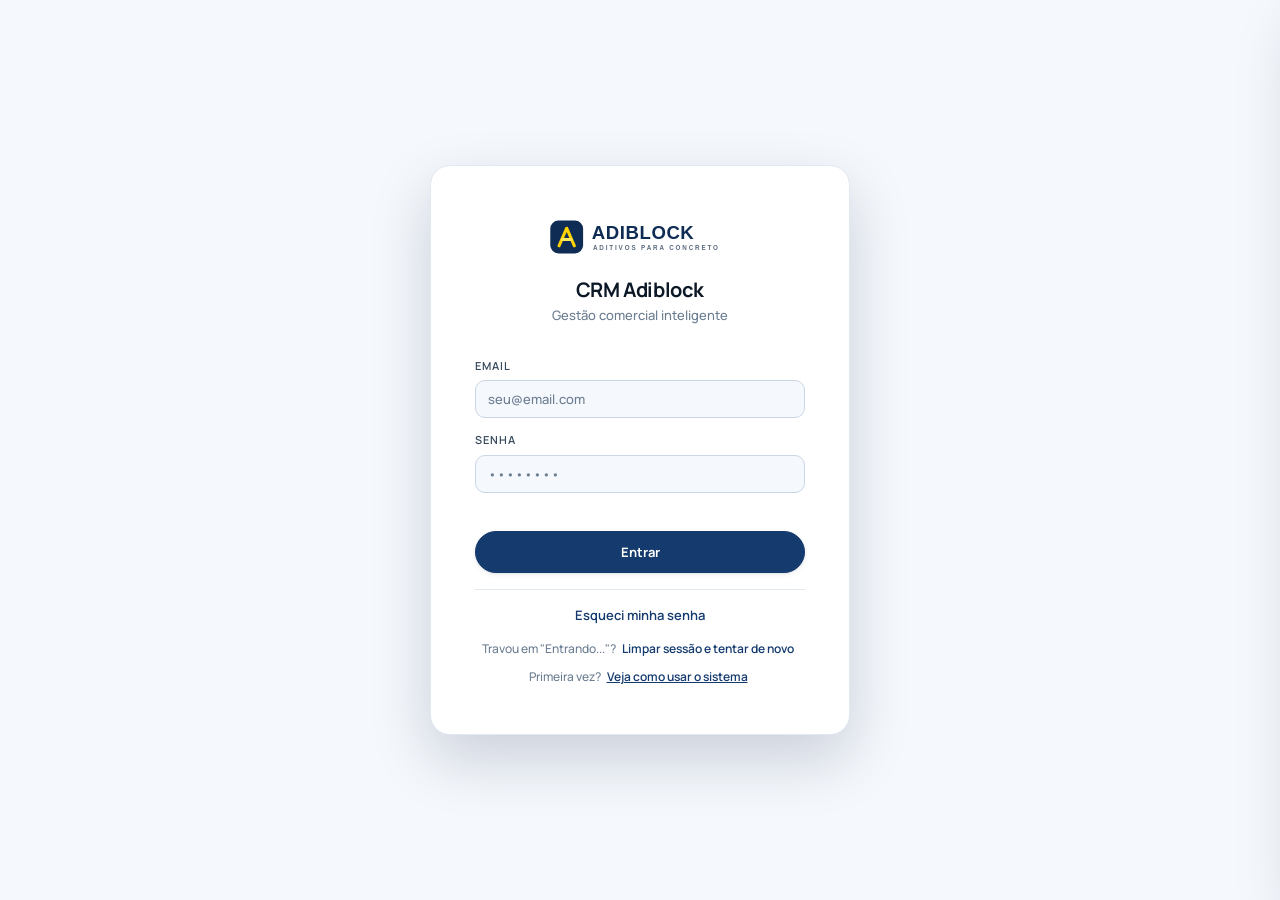
<file: index.html>
<!DOCTYPE html>
<html lang="pt-BR">
<head>
<meta charset="UTF-8">
<meta name="viewport" content="width=device-width, initial-scale=1.0">
<meta http-equiv="Cache-Control" content="no-store, max-age=0">
<meta http-equiv="Pragma" content="no-cache">
<title>Controle Comercial — Adiblock</title>
<!-- Sprint 9.3 (A-03): sem isso o CRM aparece como aba em branco no meio de
     outras dez abertas o dia inteiro. -->
<link rel="icon" href="assets/img/favicon.svg" type="image/svg+xml">
<link rel="apple-touch-icon" href="assets/img/favicon.svg">
<!-- A Manrope e servida LOCALMENTE (@font-face em css/app.css, arquivos em
     assets/fonts/) — os mesmos do site adiblock.online. Saiu o Google Fonts:
     uma dependencia de CDN a menos, e sem mandar o IP do usuario pro Google. -->
<link rel="preload" href="assets/fonts/manrope-600.woff2" as="font" type="font/woff2" crossorigin>
<link rel="preload" href="assets/fonts/manrope-700.woff2" as="font" type="font/woff2" crossorigin>
<!-- supabase-js: arquivo LOCAL (mesma origem do Vercel) como fonte primaria.
     Antes vinha so do jsdelivr; quando o CDN cai/e bloqueado/fica lento, o app
     inteiro ficava em TELA PRETA (o script bloqueante segurava a renderizacao).
     Agora o local carrega sempre; o jsdelivr fica so como fallback. -->
<script src="js/vendor/supabase-js-2.39.3.min.js"></script>
<script>if(typeof supabase==='undefined'){document.write('<scr'+'ipt src="https://cdn.jsdelivr.net/npm/@supabase/supabase-js@2.39.3"><\/scr'+'ipt>');}</script>
<link rel="stylesheet" href="css/app.css">
<!-- Sprint 9.3 (B-02): o tema salvo TEM que ser aplicado aqui, antes do <body>.
     Antes so era aplicado no fim do script inline (depois do login e da navbar
     ja terem sido pintados), entao quem usa modo escuro levava um flash branco
     na tela a cada F5. Sincrono e sem depender de nada: so le o localStorage. -->
<script>try{var _t=localStorage.getItem('crm_theme');if(_t==='dark'||_t==='light')document.documentElement.setAttribute('data-theme',_t);}catch(e){}</script>
</head>
<body>

<!-- LOGIN -->
<div id="ls">

  <!-- Cartao 1: entrar -->
  <div class="lc" id="lc-login">
    <div class="ll">
      <div class="li"><img class="logo-claro" src="assets/img/logo-adiblock.svg" alt="Adiblock"><img class="logo-escuro" src="assets/img/logo-adiblock-light.svg" alt="" aria-hidden="true"></div>
      <h1>CRM Adiblock</h1>
      <p>Gestão comercial inteligente</p>
    </div>
    <form id="lf">
      <div class="fg"><label for="le">Email</label><input type="email" id="le" placeholder="seu@email.com" required autocomplete="email"></div>
      <div class="fg"><label for="lp">Senha</label><input type="password" id="lp" placeholder="••••••••" required autocomplete="current-password"></div>
      <p id="lerr" class="em"></p>
      <button type="submit" class="btn bp bl" id="lb" style="margin-top:8px">Entrar</button>
    </form>
    <div class="lc-alt">
      <button type="button" class="lc-link" id="lfp">Esqueci minha senha</button>
    </div>
    <div class="lc-help">
      Travou em "Entrando..."? <button type="button" class="lc-link" id="lrec">Limpar sessão e tentar de novo</button>
    </div>
    <div class="lc-help" style="margin-top:8px">
      Primeira vez? <a class="lc-link" href="docs/rotina.html" target="_blank" rel="noopener">Veja como usar o sistema</a>
    </div>
  </div>

  <!-- Cartao 2: pedir link de redefinicao (Sprint 9.3 / B-01) -->
  <div class="lc" id="lc-forgot" style="display:none">
    <div class="ll">
      <div class="li"><img class="logo-claro" src="assets/img/logo-adiblock.svg" alt="Adiblock"><img class="logo-escuro" src="assets/img/logo-adiblock-light.svg" alt="" aria-hidden="true"></div>
      <h1>Recuperar acesso</h1>
      <p>Enviamos um link de redefinição para o seu email</p>
    </div>
    <form id="fpf">
      <div class="fg"><label for="fpe">Email</label><input type="email" id="fpe" placeholder="seu@email.com" required autocomplete="email"></div>
      <p id="fperr" class="em"></p>
      <button type="submit" class="btn bp bl" id="fpb" style="margin-top:8px">Enviar link</button>
    </form>
    <div class="lc-alt">
      <button type="button" class="lc-link" id="fpvoltar">← Voltar para o login</button>
    </div>
  </div>

  <!-- Cartao 3: definir nova senha (chegou pelo link do email) -->
  <div class="lc" id="lc-newpass" style="display:none">
    <div class="ll">
      <div class="li"><img class="logo-claro" src="assets/img/logo-adiblock.svg" alt="Adiblock"><img class="logo-escuro" src="assets/img/logo-adiblock-light.svg" alt="" aria-hidden="true"></div>
      <h1>Nova senha</h1>
      <p>Escolha uma senha de pelo menos 8 caracteres</p>
    </div>
    <form id="npf">
      <!-- Sem minlength: o navegador bloquearia o submit com um balao nativo em
           ingles, e a validacao em portugues abaixo do campo nunca apareceria. -->
      <div class="fg"><label for="np1">Nova senha</label><input type="password" id="np1" placeholder="••••••••" required autocomplete="new-password"></div>
      <div class="fg"><label for="np2">Repita a nova senha</label><input type="password" id="np2" placeholder="••••••••" required autocomplete="new-password"></div>
      <p id="nperr" class="em"></p>
      <button type="submit" class="btn bp bl" id="npb" style="margin-top:8px">Salvar e entrar</button>
    </form>
    <div class="lc-alt">
      <button type="button" class="lc-link" id="npvoltar">Cancelar e voltar ao login</button>
    </div>
  </div>

</div>

<!-- APP -->
<div id="app">
  <nav id="nb">
    <div class="nbl">
      <div class="br">
        <!-- Versao reversa da logo: a navbar agora E o azul da marca, entao a
             placa branca que existia aqui virou ruido — a logo se assenta
             direto no fundo, como no site. -->
        <img class="nb-logo" src="assets/img/logo-adiblock-compact-light.svg" alt="Adiblock">
        <span class="bn2"><strong>Controle Comercial</strong></span>
      </div>
    </div>
    <!-- Sprint 9.3 (E-01): #tabs saiu de dentro da .nbl e virou filho direto da
         navbar. Assim, no celular, ele ganha uma linha inteira pra si (order+
         flex-basis) em vez de disputar largura com a logo e os botoes da
         direita — antes ficava com 0px e a navegacao sumia. -->
    <nav id="tabs" aria-label="Seções do sistema">
        <button class="tb ac" data-tab="td">
          <svg width="14" height="14" viewBox="0 0 20 20" fill="currentColor"><path d="M6 2a1 1 0 00-1 1v1H4a2 2 0 00-2 2v10a2 2 0 002 2h12a2 2 0 002-2V6a2 2 0 00-2-2h-1V3a1 1 0 10-2 0v1H7V3a1 1 0 00-1-1zm0 5a1 1 0 000 2h8a1 1 0 100-2H6z"/></svg>
          <span class="tb-full">Hoje</span><span class="tb-short">Hoje</span>
        </button>
        <button class="tb" data-tab="cl">
          <svg width="14" height="14" viewBox="0 0 20 20" fill="currentColor"><path d="M9 6a3 3 0 11-6 0 3 3 0 016 0zM17 6a3 3 0 11-6 0 3 3 0 016 0zM12.93 17c.046-.327.07-.66.07-1a6.97 6.97 0 00-1.5-4.33A5 5 0 0119 16v1h-6.07zM6 11a5 5 0 015 5v1H1v-1a5 5 0 015-5z"/></svg>
          <span class="tb-full">Empresas</span><span class="tb-short">Empresas</span>
        </button>
        <button class="tb" data-tab="kb">
          <svg width="14" height="14" viewBox="0 0 20 20" fill="currentColor"><path d="M3 4a1 1 0 011-1h3a1 1 0 011 1v12a1 1 0 01-1 1H4a1 1 0 01-1-1V4zM9 4a1 1 0 011-1h3a1 1 0 011 1v6a1 1 0 01-1 1h-3a1 1 0 01-1-1V4zM15 4a1 1 0 011-1h1a1 1 0 011 1v3a1 1 0 01-1 1h-1a1 1 0 01-1-1V4z"/></svg>
          <span class="tb-full">Pipeline</span><span class="tb-short">Pipe</span>
        </button>
        <button class="tb" data-tab="pr">
          <svg width="14" height="14" viewBox="0 0 20 20" fill="currentColor"><path d="M9 2a1 1 0 00-1 1v1H6a2 2 0 00-2 2v11a2 2 0 002 2h8a2 2 0 002-2V6a2 2 0 00-2-2h-2V3a1 1 0 00-1-1H9zm0 2h2v1H9V4zM6 7h8v9H6V7zm2 2v1h4V9H8zm0 3v1h4v-1H8z"/></svg>
          <span class="tb-full">Propostas</span><span class="tb-short">Prop</span>
        </button>
        <button class="tb" data-tab="rd">
          <svg width="14" height="14" viewBox="0 0 20 20" fill="currentColor"><path d="M10 2a8 8 0 100 16 8 8 0 000-16zm0 2a6 6 0 110 12 6 6 0 010-12zm0 2a4 4 0 100 8 4 4 0 000-8zm0 2a2 2 0 110 4 2 2 0 010-4z"/></svg>
          <span class="tb-full">Radar</span><span class="tb-short">Radar</span>
        </button>
        <button class="tb" data-tab="db">
          <svg width="14" height="14" viewBox="0 0 20 20" fill="currentColor"><path d="M2 11a1 1 0 011-1h2a1 1 0 011 1v5a1 1 0 01-1 1H3a1 1 0 01-1-1v-5zM8 7a1 1 0 011-1h2a1 1 0 011 1v9a1 1 0 01-1 1H9a1 1 0 01-1-1V7zM14 4a1 1 0 011-1h2a1 1 0 011 1v12a1 1 0 01-1 1h-2a1 1 0 01-1-1V4z"/></svg>
          <span class="tb-full">Dashboard</span><span class="tb-short">Dash</span>
        </button>
        <button class="tb externo-oculto" data-tab="eq">
          <svg width="14" height="14" viewBox="0 0 20 20" fill="currentColor"><path d="M13 6a3 3 0 11-6 0 3 3 0 016 0zM18 8a2 2 0 11-4 0 2 2 0 014 0zM14 15a4 4 0 00-8 0v3h8v-3zM6 8a2 2 0 11-4 0 2 2 0 014 0zM16 18v-3a5.972 5.972 0 00-.75-2.906A3.005 3.005 0 0119 15v3h-3zM4.75 12.094A5.973 5.973 0 004 15v3H1v-3a3 3 0 013.75-2.906z"/></svg>
          <span class="tb-full">Equipe</span><span class="tb-short">Equipe</span>
        </button>
    </nav>
    <div class="nbr">
      <div class="bell-wrap" id="bell-wrap" onclick="toggleBell(event)" title="Retornos de hoje e atrasados">
        <span class="bell-ic">🔔</span>
        <span class="bell-cnt" id="bell-cnt" style="display:none">0</span>
        <div class="bell-pop" id="bell-pop"></div>
      </div>
      <button aria-label="Alternar tema claro e escuro" class="theme-toggle" id="theme-toggle" onclick="toggleTheme()" title="Alternar tema (Ctrl+Shift+L)">🌙</button>
      <!-- SVG e nao o caractere ⌨ (U+2328): o Windows nao tem esse glifo no
           font stack e o botao aparecia como um quadrado vazio na navbar. -->
      <button class="theme-toggle" id="kbd-btn" onclick="abrirAjudaAtalhos()" title="Atalhos de teclado (?)" aria-label="Atalhos de teclado" style="margin-left:6px"><svg width="17" height="17" viewBox="0 0 24 24" fill="none" stroke="currentColor" stroke-width="1.8" stroke-linecap="round"><rect x="2" y="6" width="20" height="12" rx="2"/><path d="M6 10h.01M10 10h.01M14 10h.01M18 10h.01M8 14h8"/></svg></button>
      <div class="uc">
        <div class="ua" id="uav" onclick="abrConfig()" title="Minhas configurações" style="cursor:pointer">?</div>
        <div>
          <div class="un" id="unm">-</div>
      <div class="vs-wrap">
            <div class="vs-dot vs-disp" id="vs-dot"></div>
            <select aria-label="Meu status de disponibilidade" class="vs-sel" id="vs-sel" onchange="atualizarStatus(this.value)">
              <option value="Disponível">Disponível</option>
              <option value="Em ligação">Em ligação</option>
              <option value="Ausente">Ausente</option>
            </select>
          </div>
        </div>
      </div>
      <button class="bn" id="gs-btn" title="Busca rápida (Ctrl+K)" style="display:flex;align-items:center;gap:5px;font-size:12px;padding:5px 12px">
        <svg width="13" height="13" viewBox="0 0 20 20" fill="none" stroke="currentColor" stroke-width="2"><circle cx="8.5" cy="8.5" r="5.5"/><path d="M15 15l-3-3"/></svg>
        <span>Busca</span>
        <span style="font-size:10px;opacity:.6;background:rgba(255,255,255,.15);border-radius:3px;padding:1px 5px">Ctrl K</span>
      </button>
      <span id="upd-ind">● ao vivo</span>
      <button class="bn" id="lob">Sair</button>
    </div>
  </nav>

  <div id="mc">
    <!-- HOJE / AGENDA (Sprint 6.1 + 6.2) -->
    <div id="td-view" class="vw ac">
      <!-- Ponto de entrada do guia. Fica AQUI e nao na navbar por dois motivos:
           a navbar fecha em 356px de 360 num Galaxy S23 e nao tem folga pra
           mais um botao; e esta e a tela que a equipe abre primeiro todo dia,
           entao e onde a duvida aparece. -->
      <a class="guia-link" href="docs/rotina.html" target="_blank" rel="noopener">
        <span class="guia-ico">📋</span>
        <span><b>Como usar o sistema</b> — a rotina em 4 passos, 2 minutos de leitura</span>
        <span class="guia-seta">→</span>
      </a>
      <!-- A rotina ensina; o guia tira duvida especifica de quem ja usa. Como
           <a> nao aninha, o segundo caminho e esta linha de apoio, e nao um
           segundo banner: dois banners lado a lado disputariam a mesma atencao
           e nenhum dos dois seria lido. -->
      <p class="guia-sub">
        Procurando algo específico?
        <a href="docs/guia-vendedor.html" target="_blank" rel="noopener">Guia do Vendedor</a>
        — todas as telas, em detalhe.
      </p>
      <div class="ph">
        <div><h2 id="td-saud">Hoje</h2><span class="ps" id="td-data">—</span></div>
        <div class="pa" style="gap:14px;flex-wrap:wrap">
          <div class="td-switch">
            <button class="td-sw ac" data-view="lista" onclick="setTodayView('lista')">Lista</button>
            <button class="td-sw" data-view="mes" onclick="setTodayView('mes')">Mês</button>
          </div>
          <label class="td-filtro-wrap">
            <input aria-label="Mostrar só os meus compromissos" type="checkbox" id="td-meus" checked> <span>Só os meus</span>
          </label>
          <button class="btn bg sm write-only" onclick="abrTaskNova()">+ Nova Tarefa</button>
          <button class="btn bg sm" onclick="exportarICS()" title="Baixa um arquivo .ics pra importar no Google Calendar/Outlook">📥 Exportar .ics</button>
        </div>
      </div>
      <div id="td-body" class="td-body">
        <div class="se" style="padding:30px"><p>Carregando agenda...</p></div>
      </div>
    </div>

    <!-- EMPRESAS -->
    <div id="cl-view" class="vw">
      <div class="ph">
        <div><h2>Empresas</h2><span class="ps" id="cst" aria-live="polite">Carregando...</span></div>
        <div class="pa">
          <button class="btn bg sm write-only externo-oculto" onclick="abrImport()">↑ Importar CSV</button>
          <button class="btn bp write-only" id="ncbtn">+ Nova Empresa</button>
        </div>
      </div>
      <div class="fb">
        <div class="sw">
          <span class="si"><svg viewBox="0 0 20 20" fill="none" stroke="currentColor" stroke-width="1.8"><circle cx="8.5" cy="8.5" r="5.5"/><path d="M15 15l-3-3"/></svg></span>
          <input aria-label="Buscar empresa" type="text" class="sb" id="srch" placeholder="Buscar por razão social, CNPJ, email...">
        </div>
        <select aria-label="Filtrar por classificação" class="fs2" id="stf" onchange="renderCl()">
          <option value="">Todas as classificações</option>
          <optgroup label="Classificação manual">
            <option value="m:lead_novo">Lead novo</option>
            <option value="m:prospect">Prospect</option>
            <option value="m:cliente_ativo">Cliente ativo</option>
            <option value="m:inativo">Inativo</option>
            <option value="m:indicacao">Indicação</option>
          </optgroup>
          <optgroup label="Tier automático">
            <option value="lead">Lead (auto)</option>
            <option value="cliente">Cliente (auto)</option>
            <option value="conta">Conta (auto)</option>
          </optgroup>
        </select>
        <input aria-label="Filtrar por vendedor" type="text" class="fi" id="svf" placeholder="Filtrar por vendedor..." oninput="renderCl()">
        <div class="period-btns">
          <button class="pdb ac" data-d="0" onclick="setPeriodo(0)">Todos</button>
          <button class="pdb" data-d="7" onclick="setPeriodo(7)">7 dias</button>
          <button class="pdb" data-d="30" onclick="setPeriodo(30)">30 dias</button>
          <button class="pdb" data-d="90" onclick="setPeriodo(90)">90 dias</button>
        </div>
        <select aria-label="Aplicar visão salva" class="fs2" id="visao-sel" onchange="aplicarVisao(this.value)" title="Visões salvas">
          <option value="">— Visão —</option>
        </select>
        <button aria-label="Salvar filtros como visão" class="btn bg sm" onclick="salvarVisaoAtual()" title="Salvar filtros atuais como nova visão">💾</button>
      </div>
      <!-- Barra de ações em massa (aparece quando algo selecionado) -->
      <div id="bulk-bar" style="display:none">
        <span id="bulk-count"></span>
        <button class="btn bod sm" onclick="bulkExcluir()">🗑 Excluir selecionadas</button>
        <button class="btn bg sm" onclick="bulkLimpar()">Cancelar</button>
        <span style="font-size:11px;color:var(--mt);margin-left:auto">Mudar tier/vendedor via oportunidades (Sprint 3.3)</span>
      </div>
      <div class="tw cl-table-wrap">
        <table>
          <thead>
            <tr>
              <th style="width:32px"><input aria-label="Selecionar todas as empresas" type="checkbox" id="bulk-master" onchange="toggleSelecionarTodos(this.checked)" title="Selecionar todas visíveis"></th>
              <th class="so" data-col="name">Empresa <span class="sa">↕</span></th>
              <th>Cidade/UF</th>
              <th>CNPJ</th>
              <th class="so" data-col="status">Tier <span class="sa">↕</span></th>
              <th>Oportunidades</th>
              <th class="so" data-col="estimated_value" style="text-align:right">Pipeline R$ <span class="sa">↕</span></th>
              <th class="so" data-col="seller_name">Vendedor <span class="sa">↕</span></th>
              <th>Ações</th>
            </tr>
          </thead>
          <tbody id="ctb"><tr><td colspan="9"><div class="sl"><div class="sp"></div>Carregando...</div></td></tr></tbody>
        </table>
      </div>
      <!-- Sprint 7.3: versao mobile (cards empilhados) — alternativa a tabela -->
      <div id="cl-cards" class="cl-cards"></div>
    </div>

    <!-- PIPELINE KANBAN (Sprint 4.4) -->
    <div id="kb-view" class="vw">
      <div class="ph">
        <div><h2>Pipeline</h2><span class="ps" id="kb-stats">—</span></div>
        <div class="pa">
          <select aria-label="Filtrar pipeline por vendedor" class="fs2" id="kb-vend" onchange="renderKanban()" style="margin-right:6px">
            <option value="">Todos vendedores</option>
          </select>
          <button class="btn bg sm" onclick="renderKanban()">↺ Atualizar</button>
        </div>
      </div>
      <div id="kb-board"></div>
    </div>

    <!-- PROPOSTAS (Sprint 6.5) -->
    <div id="pr-view" class="vw">
      <div class="ph">
        <div><h2>Propostas</h2><span class="ps" id="pr-stats" aria-live="polite">—</span></div>
        <div class="pa" style="gap:14px;flex-wrap:wrap">
          <div class="td-switch" id="pr-tabs">
            <button class="td-sw ac" data-st="em_andamento" onclick="setPrStatus('em_andamento')">Em andamento</button>
            <button class="td-sw" data-st="aguardando_aceite" onclick="setPrStatus('aguardando_aceite')">Aguardando aceite</button>
            <button class="td-sw" data-st="pedido" onclick="setPrStatus('pedido')">Pedidos</button>
            <button class="td-sw" data-st="expedido" onclick="setPrStatus('expedido')">Expedidos</button>
            <button class="td-sw" data-st="cancelada" onclick="setPrStatus('cancelada')">Canceladas</button>
          </div>
          <!-- Externo so enxerga as dele (RLS): escolher vendedor nao faz sentido -->
          <label class="td-filtro-wrap externo-oculto">Vendedor
            <select aria-label="Vendedor das propostas" id="pr-vend" onchange="renderPropostas()">
              <option value="__meus">Minhas</option>
              <option value="__todos">Todos</option>
            </select>
          </label>
          <label class="td-filtro-wrap">Período
            <select aria-label="Período das propostas" id="pr-periodo" onchange="setPrPeriodo(this.value)">
              <option value="0">Todos</option>
              <option value="30">30 dias</option>
              <option value="60">60 dias</option>
              <option value="90">90 dias</option>
              <option value="custom">Personalizado</option>
            </select>
          </label>
          <span id="pr-custom" class="pr-custom-range" style="display:none">
            <input aria-label="Propostas a partir de" type="date" id="pr-de" onchange="renderPropostas()" title="De">
            <span style="color:var(--mt)">até</span>
            <input aria-label="Propostas até" type="date" id="pr-ate" onchange="renderPropostas()" title="Até">
          </span>
          <button class="btn bg sm" onclick="renderPropostas()">↺ Atualizar</button>
        </div>
      </div>
      <div id="pr-body" style="padding:0 24px 30px"></div>
    </div>

    <!-- RADAR DE REATIVAÇÃO (Sprint 8.2) -->
    <div id="rd-view" class="vw">
      <div class="ph">
        <div><h2>Radar de Reativação</h2><span class="ps" id="rd-stats">—</span></div>
        <div class="pa" style="gap:10px;flex-wrap:wrap">
          <label class="td-filtro-wrap">Dormente há mais de
            <select aria-label="Dormente há mais de" id="rd-dias" onchange="renderRadar()">
              <option value="30">30 dias</option>
              <option value="90">90 dias</option>
              <option value="180" selected>180 dias</option>
              <option value="365">365 dias</option>
            </select>
          </label>
          <button class="btn bg sm" onclick="renderRadar()">↺ Atualizar</button>
        </div>
      </div>
      <div style="padding:0 24px 30px">
        <div id="rd-hero" class="rd-hero"></div>
        <div class="rd-msg-box">
          <label style="font-size:12px;font-weight:600;color:var(--tx2);display:block;margin-bottom:6px" for="rd-msg">
            Mensagem do WhatsApp <span style="font-weight:400;color:var(--mt)">— use {nome_contato} e {empresa}</span>
          </label>
          <textarea id="rd-msg" rows="2" oninput="salvarRadarMsg()" placeholder="Olá {nome_contato}, ..."></textarea>
        </div>
        <div id="rd-body"></div>
      </div>
    </div>

    <!-- DASHBOARD -->
    <div id="db-view" class="vw">
      <div class="ph">
        <div><h2>Dashboard</h2><span class="ps">Visão geral do comercial</span></div>
        <button class="btn bg sm" id="dref">↺ Atualizar</button>
        <button class="btn bg sm" onclick="abrRelatorio()">📊 Relatório Semanal</button>
        <button class="btn bg sm admin-only" onclick="baixarBackup()" title="Baixa um arquivo com todos os dados (empresas, contatos, oportunidades, propostas, tarefas) — guarde no seu computador">💾 Baixar Backup</button>
      </div>
      <div class="sg5">
        <div class="sk sk-click" onclick="drillDashboard('total')" title="Ver todas as empresas"><div class="sic sb2"><svg viewBox="0 0 24 24" fill="none" stroke="currentColor" stroke-width="2"><path d="M17 21v-2a4 4 0 0 0-4-4H5a4 4 0 0 0-4 4v2"/><circle cx="9" cy="7" r="4"/><path d="M23 21v-2a4 4 0 0 0-3-3.87M16 3.13a4 4 0 0 1 0 7.75"/></svg></div><div><div class="sv" id="d1">-</div><div class="sl2">Total de Clientes</div></div></div>
        <div class="sk ss sk-click" onclick="drillDashboard('compraram')" title="Ver quem comprou"><div class="sic sg2"><svg viewBox="0 0 24 24" fill="none" stroke="currentColor" stroke-width="2.5"><polyline points="20 6 9 17 4 12"/></svg></div><div><div class="sv" id="d2">-</div><div class="sl2">Compraram</div><div class="sprg"><div class="sprf sg" id="d2b" style="width:0%"></div></div></div></div>
        <div class="sk sw2 sk-click" onclick="drillDashboard('pendentes')" title="Ver leads pendentes"><div class="sic sy"><svg viewBox="0 0 24 24" fill="none" stroke="currentColor" stroke-width="2"><circle cx="12" cy="12" r="10"/><polyline points="12 6 12 12 16 14"/></svg></div><div><div class="sv" id="d3">-</div><div class="sl2">Pendentes</div><div class="sprg"><div class="sprf sy" id="d3b" style="width:0%"></div></div></div></div>
        <div class="sk sd sk-click" onclick="drillDashboard('vencidos')" title="Ver retornos vencidos"><div class="sic sr"><svg viewBox="0 0 24 24" fill="none" stroke="currentColor" stroke-width="2"><path d="M10.29 3.86L1.82 18a2 2 0 001.71 3h16.94a2 2 0 001.71-3L13.71 3.86a2 2 0 00-3.42 0z"/><line x1="12" y1="9" x2="12" y2="13"/><line x1="12" y1="17" x2="12.01" y2="17"/></svg></div><div><div class="sv" id="d4">-</div><div class="sl2">Retornos Vencidos</div></div></div>
        <div class="sk sk-pipe sk-click" onclick="drillDashboard('pipeline')" title="Ver oportunidades em aberto"><div class="sic sb2"><svg viewBox="0 0 24 24" fill="none" stroke="currentColor" stroke-width="2"><line x1="12" y1="1" x2="12" y2="23"/><path d="M17 5H9.5a3.5 3.5 0 000 7h5a3.5 3.5 0 010 7H6"/></svg></div><div><div class="sv" id="d5" style="font-size:18px;margin-top:4px">-</div><div class="sl2">Valor do Pipeline</div></div></div>
        <div class="sk sw2 sk-click" onclick="drillDashboard('sempasso')" title="Oportunidades abertas sem próximo passo"><div class="sic sy"><svg viewBox="0 0 24 24" fill="none" stroke="currentColor" stroke-width="2"><path d="M10.29 3.86L1.82 18a2 2 0 001.71 3h16.94a2 2 0 001.71-3L13.71 3.86a2 2 0 00-3.42 0z"/><line x1="12" y1="9" x2="12" y2="13"/><line x1="12" y1="17" x2="12.01" y2="17"/></svg></div><div><div class="sv" id="d6">-</div><div class="sl2">Sem próximo passo</div></div></div>
      </div>
      <!-- Funil de Conversão -->
      <div class="funnel-wrap">
        <div class="funnel-title">
          <span>Funil de Conversão</span>
          <span id="funil-taxa" style="font-size:12px;color:var(--ok);font-weight:700"></span>
        </div>
        <div id="funil-body"></div>
      </div>

      <div class="dg">
        <div class="dc2"><div class="dch"><h3>Alertas de Retorno</h3><span class="bpill" id="dob">0</span></div><div id="dol"><div class="sl"><div class="sp"></div></div></div></div>
        <div class="dc2">
          <div class="dch"><h3>Ranking com Meta</h3><span class="dt">conversões / meta mensal</span></div>
          <div id="drl"><div class="sl"><div class="sp"></div></div></div>
        </div>
      </div>

      <!-- Relatório de Produtos -->
      <div class="prod-rep-wrap">
        <div class="prod-rep-head">
          <!-- Diz a FONTE do numero. A ambiguidade era o bug: o painel somava
               oportunidade em aberto junto com venda fechada, e nada na tela
               avisava. Numero de faturamento tem que declarar de onde vem. -->
          <h3>Produtos Vendidos <span class="prod-rep-fonte">pedidos fechados · sem IPI</span></h3>
          <div class="prod-rep-filters">
            <select aria-label="Filtrar relatório por vendedor" id="prod-rep-vend" onchange="renderProdRep()">
              <option value="">Todos os vendedores</option>
            </select>
            <div class="prod-rep-periods">
              <button class="pdb ac" data-d="0" onclick="setPeriodoProdRep(0)">Todos</button>
              <button class="pdb" data-d="7" onclick="setPeriodoProdRep(7)">7d</button>
              <button class="pdb" data-d="30" onclick="setPeriodoProdRep(30)">30d</button>
              <button class="pdb" data-d="90" onclick="setPeriodoProdRep(90)">90d</button>
            </div>
          </div>
        </div>
        <div id="prod-rep-cards" class="prod-rep-cards"></div>
        <div class="prod-rep-table-wrap">
          <table class="prod-rep-table">
            <thead><tr>
              <th data-pcol="nome">Produto</th>
              <th>Embalagens</th>
              <th class="num" data-pcol="clientes">Nº Clientes</th>
              <th class="num" data-pcol="totalKg">Total (kg)</th>
              <th class="num" data-pcol="totalRS">Total R$</th>
              <th>Vendedores</th>
            </tr></thead>
            <tbody id="prod-rep-body"><tr><td colspan="6" style="text-align:center;color:var(--mt);padding:20px">Carregando...</td></tr></tbody>
          </table>
        </div>
      </div>
    </div>

    <!-- EQUIPE (Sprint 4.3) -->
    <div id="eq-view" class="vw">
      <div class="ph">
        <div><h2>Equipe</h2><span class="ps" id="eq-cst">Carregando...</span></div>
        <div class="pa">
          <button class="btn bg sm admin-only" onclick="abrirCatalogo()" title="Cadastrar produtos, embalagens e preços">🧪 Catálogo de produtos</button>
          <a class="btn bg sm admin-only" href="https://supabase.com/dashboard/project/kgiynhrytnzfdywgjhby/auth/users" target="_blank" title="Cadastrar novo vendedor pelo Supabase Auth">+ Convidar via Supabase</a>
        </div>
      </div>
      <div class="eq-info">
        💡 Para adicionar um novo vendedor: clique no botão acima, crie o usuário no Supabase Auth (marque "Auto Confirm User"). Em segundos o trigger cria o perfil aqui. Depois edite nome/cargo/contatos abaixo.
      </div>
      <!-- Vendedor externo tentou cadastrar CNPJ que ja existe -->
      <div id="eq-acessos" hidden style="margin-bottom:22px">
        <h3 style="font-size:var(--fs-lg);font-weight:600;color:var(--tx);margin-bottom:8px">Pedidos de acesso <span style="font-weight:400;color:var(--mt);font-size:var(--fs-sm)">— vendedores externos</span></h3>
        <div id="eq-acessos-body"></div>
      </div>
      <div id="eq-list"></div>

      <!-- Sprint 7.4: painel de adocao por vendedor (so admin) -->
      <div id="eq-adocao" class="admin-only" style="margin-top:28px">
        <h3 style="font-size:15px;font-weight:600;color:var(--tx);margin-bottom:4px">Adoção <span style="font-weight:400;color:var(--mt);font-size:12px">— últimos 30 dias</span></h3>
        <div id="eq-adocao-body"><div class="sl"><div class="sp"></div></div></div>
      </div>
    </div>
  </div>
</div>

<!-- MODAL EDITAR PERFIL DE VENDEDOR (Sprint 4.3) -->
<div class="mo" id="eq-m">
  <div class="md" style="max-width:560px">
    <div class="mh"><h3 id="eq-mtit">Editar Vendedor</h3><button aria-label="Fechar" class="mx" onclick="fechaEqEdit()">✕</button></div>
    <form id="eq-f">
      <div class="fg"><label for="eq-nome">Nome <span class="req">*</span></label><input type="text" id="eq-nome" required></div>
      <div class="fg"><label for="eq-email">Email</label><input type="email" id="eq-email" disabled style="opacity:.6;cursor:not-allowed" title="Email só muda via Supabase Auth"></div>
      <div class="fr">
        <div class="fg"><label for="eq-tel">Telefone pessoal</label><input type="text" id="eq-tel"></div>
        <div class="fg"><label for="eq-role">Papel <span style="font-weight:400;color:var(--mt);font-size:11px" id="eq-role-note"></span></label>
          <select id="eq-role">
            <option value="vendedor">Vendedor</option>
            <option value="admin">Admin</option>
            <option value="leitor">Leitor (só lê)</option>
            <option value="externo">Externo (só a própria carteira)</option>
          </select>
        </div>
      </div>
      <div class="fs"><div class="fsl">Contato Office <span style="font-weight:400;color:var(--mt);font-size:11px">— aparece nas propostas geradas</span></div>
        <div class="fg"><label for="eq-off-nome">Nome</label><input type="text" id="eq-off-nome" placeholder="Ex: Laiz Oliveira"></div>
        <div class="fr">
          <div class="fg"><label for="eq-off-email">Email</label><input type="email" id="eq-off-email" placeholder="comercial@adiblock.online"></div>
          <div class="fg"><label for="eq-off-tel">Telefone</label><input type="text" id="eq-off-tel" placeholder="(21) 99591-5422"></div>
        </div>
      </div>
      <div class="ma">
        <button type="button" class="btn bg" onclick="fechaEqEdit()">Cancelar</button>
        <button type="submit" class="btn bp">Salvar</button>
      </div>
    </form>
  </div>
</div>

<!-- PANEL OVERLAY -->
<div id="po"></div>

<!-- SIDE PANEL -->
<div id="sp">
  <div class="ph2">
    <div class="pcl"><button aria-label="Fechar painel" class="pxb" id="pxb">✕</button></div>
    <div class="pc">
      <div class="pav" id="pav">C</div>
      <div><div class="pn" id="pnm">-</div><div class="pm" id="pin">-</div></div>
    </div>
  </div>
  <div class="pb">
    <div class="ab">
      <div class="at">Registrar Contato</div>
      <form id="cf">
        <div class="fr">
          <div class="fg"><label for="cr">Resultado *</label>
            <select id="cr" required>
              <option value="">Selecione...</option>
              <option>Falou</option><option>Nao atendeu</option><option>Caixa postal</option>
              <option>WhatsApp enviado</option><option>Comprou</option>
              <option>Nao tem interesse</option><option>Ligar de volta</option>
            </select>
          </div>
          <div class="fg"><label for="cnc">Próximo retorno</label><input type="date" id="cnc"></div>
        </div>
        <div class="fg"><label for="cno">Anotação</label><textarea id="cno" placeholder="O que foi conversado..."></textarea></div>
        <button type="submit" class="btn bp bl" id="csb">Registrar Contato</button>
      </form>
    </div>
    <div class="th"><span class="tt">Histórico</span><span class="tc" id="hcnt"></span></div>
    <div id="htl"><div class="se" style="padding:16px 0"><p>Nenhum contato registrado.</p></div></div>
  </div>
</div>

<!-- MODAL EMPRESA (Sprint 3) -->
<div class="mo" id="cm">
  <div class="md">
    <div class="mh"><h3 id="mtit">Nova Empresa</h3><button aria-label="Fechar" class="mx" id="mcl">✕</button></div>
    <form id="clf">
      <div class="fs"><div class="fsl">Identificação</div>
        <div class="fg"><label for="fn">Razão Social <span class="req">*</span></label><input type="text" id="fn" placeholder="Razão social da empresa"><div class="ferr" id="fn-err">Razão social é obrigatória</div></div>
        <div class="fr">
          <div class="fg"><label for="f-fantasia">Nome Fantasia</label><input type="text" id="f-fantasia" placeholder="Nome fantasia (opcional)"></div>
          <div class="fg"><label for="f-cnpj">CNPJ</label><input type="text" id="f-cnpj" placeholder="00.000.000/0000-00"></div>
        </div>
        <div class="fr">
          <div class="fg"><label for="f-ie">Inscrição Estadual</label><input type="text" id="f-ie" placeholder="—"></div>
          <div class="fg"><label for="f-industria">Indústria / Segmento</label>
            <input type="text" id="f-industria" placeholder="Ex: Construtora, Pré-fabricado" list="industria-list" autocomplete="off">
            <datalist id="industria-list">
              <option>Construtora</option><option>Pré-fabricado</option><option>Concreteira</option>
              <option>Indústria química</option><option>Distribuidora</option><option>Engenharia</option>
              <option>Reforma e revestimento</option><option>Outro</option>
            </datalist>
          </div>
        </div>
        <div class="fg">
          <label for="f-classif">Classificação <span style="font-weight:400;color:var(--mt);font-size:11px">— como o vendedor enxerga a empresa hoje</span></label>
          <select id="f-classif">
            <option value="">Não classificada (usa tier automático)</option>
            <option value="lead_novo">Lead novo</option>
            <option value="prospect">Prospect (em prospecção)</option>
            <option value="cliente_ativo">Cliente ativo</option>
            <option value="inativo">Inativo</option>
            <option value="indicacao">Indicação</option>
          </select>
        </div>
      </div>

      <div class="fs"><div class="fsl">Contato principal</div>
        <div class="fr">
          <div class="fg"><label for="ft-email">Email</label><input type="email" id="ft-email" placeholder="contato@empresa.com"></div>
          <div class="fg"><label for="ft">Telefone</label><input type="text" id="ft" placeholder="(11) 99999-9999"></div>
        </div>
        <div class="fg"><label for="f-website">Website</label><input type="text" id="f-website" placeholder="www.empresa.com.br"></div>
      </div>

      <div class="fs"><div class="fsl">Endereço</div>
        <div class="fg"><label for="f-end">Endereço</label><input type="text" id="f-end" placeholder="Rua, número, complemento"></div>
        <div class="fr">
          <div class="fg" style="flex:2"><label for="f-cid">Cidade</label><input type="text" id="f-cid" placeholder="Cidade"></div>
          <div class="fg" style="flex:0.5"><label for="f-uf">UF</label><input type="text" id="f-uf" placeholder="RJ" maxlength="2" style="text-transform:uppercase"></div>
          <div class="fg" style="flex:1"><label for="f-cep">CEP</label><input type="text" id="f-cep" placeholder="00000-000"></div>
        </div>
      </div>

      <div class="fs"><div class="fsl">Comercial</div>
        <div class="fr">
          <div class="fg"><label for="f-vendedor">Vendedor responsável <span style="font-weight:400;color:var(--mt);font-size:11px">— quem cuida desta empresa</span></label>
            <select id="f-vendedor"><option value="">—</option></select>
          </div>
          <div class="fg"><label for="f-fat">Faturamento estimado (R$/ano)</label><input type="number" id="f-fat" placeholder="0,00" step="1000" min="0"></div>
        </div>
        <!-- Vendedor externo: acesso ADICIONAL a esta empresa, dado pelo
             escritorio. Some para o proprio externo e em empresa nova. -->
        <div class="fg" id="f-ext-wrap" hidden>
          <label id="f-ext-lbl">Vendedores externos com acesso <span style="font-weight:400;color:var(--mt);font-size:var(--fs-xs)">— além do responsável</span></label>
          <div id="f-ext-lista" class="f-ext-lista" role="group" aria-labelledby="f-ext-lbl"></div>
        </div>
        <div class="fg"><label for="fob">Observações</label><textarea id="fob" placeholder="Notas sobre a empresa, contexto da operação..."></textarea></div>
      </div>

      <div class="fs"><div class="fsl">Privacidade (LGPD)</div>
        <div class="lgpd-row">
          <label class="lgpd-check">
            <input aria-label="Cliente autorizou o contato (LGPD)" type="checkbox" id="f-lgpd-consent">
            <span>Empresa autorizou contato comercial e armazenamento dos dados</span>
          </label>
          <div id="f-lgpd-info" style="font-size:11px;color:var(--mt);margin-top:6px"></div>
        </div>
        <div id="f-lgpd-del-zone" style="display:none;margin-top:10px;padding:10px 12px;background:var(--er2);border:1px solid var(--er);border-radius:8px">
          <div style="font-size:12px;color:var(--er-tx);margin-bottom:6px"><b>⚠ Exclusão solicitada:</b> <span id="f-lgpd-del-info"></span></div>
          <button type="button" class="btn bod sm" onclick="executarExclusaoLgpd()">Executar exclusão definitiva agora</button>
          <button type="button" class="btn bg sm" onclick="cancelarExclusaoLgpd()">Cancelar solicitação</button>
        </div>
        <button type="button" id="f-lgpd-del-btn" class="btn bg sm" style="margin-top:8px" onclick="solicitarExclusaoLgpd()">Solicitar exclusão definitiva</button>
      </div>

      <div class="fa">
        <p id="serr" class="em" style="flex:1;margin:0;align-self:center"></p>
        <button type="button" class="btn bg" id="mcan">Cancelar</button>
        <button type="submit" class="btn bp" id="msav">Salvar</button>
      </div>
    </form>
  </div>
</div>

<!-- MODAL GERAR COTACAO -->
<div class="mo" id="gcm">
  <div class="md" style="max-width:780px">
    <div class="mh"><h3>Gerar Proposta Comercial</h3><button aria-label="Fechar" class="mx" onclick="document.getElementById('gcm').classList.remove('op')">✕</button></div>
    <form id="gcf">
      <div class="fs"><div class="fsl" id="gc-cli-title">Cliente</div>
        <div id="gc-cli-resumo" style="font-size:13px;color:var(--mt);line-height:1.6"></div>
      </div>
      <div class="fs"><div class="fsl">Produtos <span style="font-weight:400;color:var(--mt);font-size:11px">— IPI e Classificação editáveis</span></div>
        <div id="gc-prod-lista"></div>
      </div>
      <div class="fs"><div class="fsl">Condições comerciais</div>
        <div class="fr">
          <div class="fg"><label for="gc-pgto">Prazo de pagamento</label><input type="text" id="gc-pgto" placeholder="Ex: 35DD" value="30DD"></div>
          <div class="fg"><label for="gc-frete">Frete</label>
            <select id="gc-frete"><option>FOB</option><option>CIF</option></select>
          </div>
          <div class="fg"><label for="gc-frete-val">Valor do frete (R$)</label><input type="number" id="gc-frete-val" step="0.01" min="0" placeholder="0,00"></div>
          <div class="fg"><label for="gc-val">Validade (dias)</label><input type="number" id="gc-val" min="1" value="30"></div>
        </div>
        <div class="fg"><label for="gc-obs">Observações adicionais</label><textarea id="gc-obs" placeholder="Ex: local de entrega, condições especiais..." rows="2"></textarea></div>
      </div>
      <div class="ma">
        <button type="button" class="btn bg" onclick="document.getElementById('gcm').classList.remove('op')">Cancelar</button>
        <button type="submit" class="btn bac" id="gc-sub">Gerar Proposta</button>
      </div>
    </form>
  </div>
</div>

<!-- MODAL EDITAR PEDIDO / GERAR REVISAO -->
<!-- z-index 300 (no CSS): este modal abre por cima da #cot-page, que e 295 —
     nao serve o 290 do #gcm, que so precisa vencer o #pfpage (280).
     Ver a tabela de z-index na secao 6 do CLAUDE.md. -->
<div class="mo" id="edp-m">
  <div class="md" style="max-width:820px">
    <div class="mh">
      <h3 id="edp-titulo">Editar pedido</h3>
      <button class="mx" type="button" onclick="fecharEditarPedido()" aria-label="Fechar">✕</button>
    </div>
    <form id="edp-f">
      <div class="edp-aviso">
        Isto <b>não sobrescreve</b> o pedido: gera a <b id="edp-prox-rev">revisão 2</b>.
        A versão atual fica guardada inteira e continua consultável.
      </div>
      <div class="fs">
        <div class="fsl">Produtos</div>
        <div id="edp-prod-lista"></div>
        <button type="button" class="btn bg sm" id="edp-add" onclick="edpAddLinha()" style="margin-top:10px">+ Acrescentar produto</button>
      </div>
      <div class="fs"><div class="fsl">Condições comerciais</div>
        <div class="fr">
          <div class="fg"><label for="edp-pgto">Prazo de pagamento</label><input type="text" id="edp-pgto" placeholder="Ex: 45DD"></div>
          <div class="fg"><label for="edp-frete">Frete</label>
            <select id="edp-frete"><option>FOB</option><option>CIF</option></select>
          </div>
          <div class="fg"><label for="edp-frete-val">Valor do frete (R$)</label><input type="number" id="edp-frete-val" step="0.01" min="0" placeholder="0,00"></div>
          <div class="fg"><label for="edp-val">Validade (dias)</label><input type="number" id="edp-val" min="1"></div>
        </div>
        <div class="fg"><label for="edp-obs">Observações adicionais</label><textarea id="edp-obs" rows="2"></textarea></div>
      </div>
      <div class="fs">
        <div class="fsl">Motivo da alteração <span style="font-weight:400;color:var(--er);font-size:11px">— obrigatório</span></div>
        <div class="fg">
          <input aria-label="Motivo da revisão" type="text" id="edp-motivo" required maxlength="200"
                 placeholder="Ex: cliente trocou 30DD por 45DD e pediu 5% de desconto">
          <div style="font-size:11px;color:var(--mt);margin-top:5px;line-height:1.5">
            É isto que responde “por que este pedido saiu mais barato?” daqui a seis meses.
          </div>
        </div>
      </div>
      <div id="edp-erro" class="em"></div>
      <div class="ma">
        <button type="button" class="btn bg" onclick="fecharEditarPedido()">Cancelar</button>
        <button type="submit" class="btn bp" id="edp-sub">Salvar revisão</button>
      </div>
    </form>
  </div>
</div>

<!-- MODAL HISTORICO DE REVISOES -->
<div class="mo" id="edp-hist-m">
  <div class="md" style="max-width:720px">
    <div class="mh">
      <h3>Histórico de revisões</h3>
      <button class="mx" type="button" onclick="document.getElementById('edp-hist-m').classList.remove('op')" aria-label="Fechar">✕</button>
    </div>
    <div id="edp-hist-body"></div>
  </div>
</div>

<!-- MODAL MINHAS CONFIGURACOES -->
<div class="mo" id="cfgm">
  <div class="md">
    <div class="mh"><h3>Minhas Configurações</h3><button aria-label="Fechar" class="mx" onclick="document.getElementById('cfgm').classList.remove('op')">✕</button></div>
    <form id="cfgf">
      <div class="fs"><div class="fsl">Seus dados <span style="font-weight:400;color:var(--mt);font-size:11px">— aparecem na cotação como Consultor</span></div>
        <div class="fg"><label for="cfg-tel">Telefone</label><input type="text" id="cfg-tel" placeholder="(11) 99999-9999"></div>
      </div>
      <div class="fs"><div class="fsl">Contato Office <span style="font-weight:400;color:var(--mt);font-size:11px">— bloco "Office" da proposta</span></div>
        <div class="fg"><label for="cfg-off-nome">Nome</label><input type="text" id="cfg-off-nome" placeholder="Ex: Laiz Oliveira"></div>
        <div class="fr">
          <div class="fg"><label for="cfg-off-email">Email</label><input type="email" id="cfg-off-email" placeholder="comercial@adiblock.online"></div>
          <div class="fg"><label for="cfg-off-tel">Telefone</label><input type="text" id="cfg-off-tel" placeholder="(21) 99591-5422"></div>
        </div>
      </div>
      <div class="fs"><div class="fsl">Segurança</div>
        <div id="mfa-status" style="font-size:13px;padding:10px 12px;background:var(--bg);border-radius:var(--rs);border:1px solid var(--bdr)">Carregando status do 2FA...</div>
        <div id="mfa-actions" style="margin-top:8px;display:flex;gap:8px;flex-wrap:wrap"></div>
        <div id="mfa-enroll" style="display:none;margin-top:12px;padding:14px;background:var(--bg);border-radius:var(--rs);border:1px solid var(--bdr)">
          <div style="font-size:12.5px;color:var(--tx);margin-bottom:10px"><b>Passo 1:</b> Abra um app autenticador (Google Authenticator, Authy, 1Password) e escaneie:</div>
          <div id="mfa-qr" style="text-align:center;margin:10px 0"></div>
          <div style="font-size:11px;color:var(--mt);text-align:center;word-break:break-all;margin-bottom:12px">Segredo (caso o QR não funcione): <code id="mfa-secret"></code></div>
          <div style="font-size:12.5px;color:var(--tx);margin-bottom:6px"><b>Passo 2:</b> Digite o código de 6 dígitos do app:</div>
          <div style="display:flex;gap:8px">
            <input aria-label="Código de 6 dígitos do aplicativo" type="text" id="mfa-code" maxlength="6" placeholder="000000" style="font-family:ui-monospace,Consolas,monospace;font-size:16px;letter-spacing:.2em;text-align:center;flex:1">
            <button type="button" class="btn bp" onclick="confirmarMfa()">Confirmar</button>
            <button type="button" class="btn bg" onclick="cancelarMfa()">Cancelar</button>
          </div>
          <div id="mfa-err" style="color:var(--er);font-size:12px;margin-top:6px;display:none"></div>
        </div>
      </div>
      <div class="ma">
        <button type="button" class="btn bg" onclick="document.getElementById('cfgm').classList.remove('op')">Cancelar</button>
        <button type="submit" class="btn bp">Salvar</button>
      </div>
    </form>
  </div>
</div>

<!-- MODAL CONFIRM -->
<div class="mo" id="co">
  <div class="md">
    <div class="coi"><svg viewBox="0 0 24 24" fill="none" stroke="currentColor" stroke-width="2"><path d="M10.29 3.86L1.82 18a2 2 0 001.71 3h16.94a2 2 0 001.71-3L13.71 3.86a2 2 0 00-3.42 0z"/><line x1="12" y1="9" x2="12" y2="13"/><line x1="12" y1="17" x2="12.01" y2="17"/></svg></div>
    <h3 id="cotit">Confirmar exclusão</h3>
    <p id="comsg"></p>
    <div class="coa">
      <button class="btn bg" id="cono">Cancelar</button>
      <button class="btn bd" id="cosi">Sim, excluir</button>
    </div>
  </div>
</div>

<!-- RELATÓRIO SEMANAL -->
<div id="rel-page">
  <div class="rel-topbar">
    <div style="display:flex;align-items:center;gap:12px">
      <button class="pf-back" onclick="fecharRelatorio()">← Voltar</button>
      <span style="font-size:15px;font-weight:600;color:var(--tx)">Relatório Semanal</span>
    </div>
    <div style="display:flex;gap:8px">
      <button class="btn bg sm" onclick="window.print()">🖨 Imprimir / PDF</button>
    </div>
  </div>
  <div class="rel-body" id="rel-body">
    <div class="sl"><div class="sp"></div>Gerando relatório...</div>
  </div>
</div>

<div id="cot-page">
  <div class="rel-topbar cot-topbar">
    <div style="display:flex;align-items:center;gap:12px">
      <button class="pf-back" onclick="fecharCotacao()">← Voltar</button>
      <span style="font-size:15px;font-weight:600;color:var(--tx)" id="cot-titulo">Proposta Comercial</span>
      <span id="cot-status-badge" class="pr-st" style="display:none"></span>
      <!-- Revisao de pedido: so aparece a partir da rev. 2, e clicar abre o
           historico. Na rev. 1 nao ha o que mostrar. -->
      <button aria-label="Ver histórico de revisões" id="cot-rev-badge" class="cot-rev-badge" onclick="abrirHistoricoRevisoes()"
              title="Ver histórico de alterações" style="display:none"></button>
    </div>
    <div style="display:flex;gap:8px" id="cot-acoes">
      <button class="btn bg sm" id="cot-editar-btn" onclick="abrirEditarPedido()" title="Altera produtos, preços e condições gerando uma nova revisão" style="display:none">✏ Editar</button>
      <button class="btn bac sm" id="cot-finalizar-btn" onclick="finalizarComoPedido()" title="Marca esta proposta como Pedido aceito" style="display:none">✓ Marcar como Pedido</button>
      <button class="btn bac sm" id="cot-aceitar-btn" onclick="aceitarPedido()" title="Confirma o pedido do vendedor externo — ele entra na lista de pedidos e ganha número" style="display:none">✓ Aceitar pedido</button>
      <button class="btn bg sm" id="cot-devolver-btn" onclick="abrirDevolverPedido()" title="Volta para o vendedor corrigir, com o motivo" style="display:none">↩ Devolver</button>
      <button class="btn bg sm" id="cot-expedir-btn" onclick="expedicaoProposta()" title="Marca como expedido — pedido entregue" style="display:none">🚚 Marcar como Expedido</button>
      <button class="btn bg sm" id="cot-cancelar-btn" onclick="cancelarProposta()" title="Cancela esta proposta" style="display:none">🚫 Cancelar</button>
      <button class="btn bg sm" id="cot-reabrir-btn" onclick="reabrirProposta()" title="Volta para Em andamento" style="display:none">↶ Reabrir</button>
      <button class="btn bd sm admin-only" id="cot-excluir-btn" onclick="excluirProposta()" title="Excluir proposta definitivamente (só admin)" style="display:none">🗑 Excluir</button>
      <button class="btn bg sm" onclick="abrirAnexos()" title="Arquivos anexados a este pedido">📎 Anexos <span class="cot-anx-badge" id="cot-anx-badge" style="display:none"></span></button>
      <button class="btn bg sm" id="cot-pcom-btn" onclick="abrirModalPedidoComercial()" title="Confirmação formal do pedido, com o nº de OC do cliente" style="display:none">📄 Pedido Comercial</button>
      <button class="btn bg sm" onclick="abrirModalPedidoProducao()" title="Gera versao sem valores pra mandar pra fabrica">📋 Pedido de Produção</button>
      <button class="btn bg sm" onclick="window.print()">🖨 Imprimir / PDF</button>
    </div>
  </div>
  <div id="cot-body"></div>
</div>

<!-- Sprint 6.4: Pedido de Producao (sem valores, pra fabrica + NF) -->
<div id="prod-page">
  <div class="rel-topbar cot-topbar prod-topbar">
    <div style="display:flex;align-items:center;gap:12px">
      <button class="pf-back" onclick="fecharProducao()">← Voltar para Proposta</button>
      <span style="font-size:15px;font-weight:600;color:var(--tx)">Pedido de Produção</span>
    </div>
    <div style="display:flex;gap:8px">
      <button class="btn bg sm" onclick="window.print()">🖨 Imprimir / PDF</button>
    </div>
  </div>
  <div id="prod-body"></div>
</div>

<!-- PEDIDO COMERCIAL — confirmacao formal do pedido pro cliente.
     Terceiro documento: a Proposta oferta, o Pedido de Producao instrui a
     fabrica, e este CONFIRMA o que foi fechado, no numero de OC do cliente.
     z-index 297 (no CSS): acima da #cot-page (295) e do #prod-page (296). -->
<div id="pcom-page">
  <div class="rel-topbar cot-topbar pcom-topbar">
    <div style="display:flex;align-items:center;gap:12px">
      <button class="pf-back" onclick="fecharPedidoComercial()">← Voltar para Proposta</button>
      <span style="font-size:15px;font-weight:600;color:var(--tx)">Pedido Comercial</span>
    </div>
    <div style="display:flex;gap:8px">
      <button class="btn bg sm" onclick="abrirModalPedidoComercial()" title="Corrigir OC, transportadora ou entrega">✏ Dados de entrega</button>
      <button class="btn bg sm" onclick="window.print()">🖨 Imprimir / PDF</button>
    </div>
  </div>
  <div id="pcom-body"></div>
</div>

<!-- MODAL DADOS DO PEDIDO COMERCIAL -->
<!-- PERGUNTA A OC NA HORA EM QUE O PEDIDO FECHA.
     Ate aqui o campo de OC so existia dentro do modal do Pedido Comercial —
     quem marcava como Pedido e mandava so o Pedido de Producao nunca via o
     campo. Dai 175 pedidos sem OC: nao era esquecimento, era um campo
     escondido atras de um documento que talvez nem gerem.
     "Depois" e obrigatorio: as vezes a OC chega dias depois, e forcar faria o
     vendedor evitar marcar como Pedido — o que seria muito pior. -->
<!-- ANEXOS DO PEDIDO (O4) -->
<div class="mo" id="anx-m" style="z-index:311">
  <div class="md" style="max-width:560px">
    <div class="mh">
      <h3>Anexos do pedido</h3>
      <button class="mx" type="button" onclick="fecharAnexos()" aria-label="Fechar">✕</button>
    </div>
    <div class="anx-aviso">
      A OC assinada e o comprovante ficam aqui, junto do pedido — e não na caixa
      de e-mail de quem recebeu. <b>PDF, JPG, PNG ou WebP, até 10 MB cada.</b>
      Dá para escolher vários de uma vez.
    </div>
    <div id="anx-lista"></div>
    <div class="ma" style="justify-content:flex-start">
      <label class="btn bac sm" id="anx-btn" style="cursor:pointer">
        <span id="anx-btn-txt">📎 Anexar arquivos</span>
        <input aria-label="Escolher arquivos para anexar" type="file" id="anx-input" multiple
               accept="application/pdf,image/jpeg,image/png,image/webp"
               onchange="enviarAnexo(this)" style="display:none">
      </label>
    </div>
  </div>
</div>

<div class="mo" id="oc-m" style="z-index:312">
  <div class="md" style="max-width:440px">
    <div class="mh">
      <h3>Número da OC do cliente</h3>
      <button class="mx" type="button" onclick="fecharPerguntaOC()" aria-label="Fechar">✕</button>
    </div>
    <div class="fg">
      <label for="oc-input">Nº da ordem de compra <span style="color:var(--mt);font-weight:400;font-size:11px">— o número no sistema dele</span></label>
      <input type="text" id="oc-input" placeholder="Ex: 4500123789" maxlength="60" autocomplete="off">
      <div style="font-size:11px;color:var(--mt);margin-top:6px;line-height:1.55">
        É por este número que o cliente cobra, confere e paga. Com ele lançado,
        você acha o pedido digitando o número <b>dele</b> na busca.
      </div>
    </div>
    <div class="ma">
      <button type="button" class="btn bg" onclick="fecharPerguntaOC()">Depois</button>
      <button type="button" class="btn bac" id="oc-salvar" onclick="salvarPerguntaOC()">Salvar OC</button>
    </div>
  </div>
</div>

<!-- Escritorio devolve o pedido do vendedor externo. Abre por cima da
     #cot-page (295): camada no app.css, nao inline. -->
<div class="mo" id="dev-m">
  <div class="md" style="max-width:440px">
    <div class="mh">
      <h3>Devolver pedido ao vendedor</h3>
      <button class="mx" type="button" onclick="fecharDevolverPedido()" aria-label="Fechar">✕</button>
    </div>
    <div class="fg">
      <label for="dev-motivo">O que precisa ser corrigido</label>
      <textarea id="dev-motivo" rows="3" maxlength="500" placeholder="Ex: preço abaixo da tabela sem autorização; falta a OC assinada"></textarea>
      <div style="font-size:var(--fs-xs);color:var(--mt);margin-top:6px;line-height:1.55">
        A proposta volta para <b>Em andamento</b> e o vendedor vê este motivo no sininho.
      </div>
      <div id="dev-err" style="color:var(--er);font-size:var(--fs-sm);margin-top:6px" role="alert"></div>
    </div>
    <div class="ma">
      <button type="button" class="btn bg" onclick="fecharDevolverPedido()">Cancelar</button>
      <button type="button" class="btn bp" id="dev-ok" onclick="confirmarDevolverPedido()">Devolver</button>
    </div>
  </div>
</div>

<div class="mo" id="pcom-m" style="z-index:310">
  <div class="md" style="max-width:520px">
    <div class="mh">
      <h3>Dados do Pedido Comercial</h3>
      <button class="mx" type="button" onclick="document.getElementById('pcom-m').classList.remove('op')" aria-label="Fechar">✕</button>
    </div>
    <form id="pcom-f">
      <div class="fg">
        <label for="pcom-oc">Nº da OC do cliente <span style="color:var(--mt);font-weight:400;font-size:11px">— o número no sistema dele</span></label>
        <input type="text" id="pcom-oc" placeholder="Ex: 4500123789" maxlength="60">
        <div style="font-size:11px;color:var(--mt);margin-top:5px;line-height:1.5">
          É por este número que o cliente cobra e confere. Preenchido aqui, ele passa a achar o pedido na busca.
        </div>
      </div>
      <div class="fr">
        <div class="fg"><label for="pcom-transp">Transportadora</label>
          <input type="text" id="pcom-transp" placeholder="Ex: Rodo X, retirada..."></div>
        <div class="fg"><label for="pcom-prev">Previsão de entrega</label>
          <input type="date" id="pcom-prev"></div>
      </div>
      <div class="fg">
        <label for="pcom-local">Local de entrega</label>
        <input type="text" id="pcom-local" placeholder="Ex: Obra Hs Incorporações — Rua X, 100">
      </div>
      <p id="pcom-erro" class="em"></p>
      <div class="ma">
        <button type="button" class="btn bg" onclick="document.getElementById('pcom-m').classList.remove('op')">Cancelar</button>
        <button type="submit" class="btn bp" id="pcom-sub">Salvar e gerar</button>
      </div>
    </form>
  </div>
</div>

<!-- Modal: solicita 'Quem solicitou' e observacoes da producao -->
<div class="mo" id="prod-req-m" style="z-index:310">
  <div class="md" style="max-width:480px">
    <div class="mh"><h3>Gerar Pedido de Produção</h3><button aria-label="Fechar" class="mx" onclick="document.getElementById('prod-req-m').classList.remove('op')">✕</button></div>
    <form id="prod-req-f">
      <div class="fg"><label for="prod-req-solic">Quem solicitou (interno) <span style="color:var(--mt);font-weight:400;font-size:11px">— ex: ANA, vendedor de office</span></label>
        <input type="text" id="prod-req-solic" placeholder="Nome da pessoa" required></div>
      <div class="fg"><label for="prod-req-obs">Observações para a produção <span style="color:var(--mt);font-weight:400;font-size:11px">— opcional</span></label>
        <textarea id="prod-req-obs" rows="3" placeholder="Instruções de embalagem, rotulagem, prazo etc."></textarea></div>
      <div class="ma">
        <button type="button" class="btn bg" onclick="document.getElementById('prod-req-m').classList.remove('op')">Cancelar</button>
        <button type="submit" class="btn bp">Gerar pedido</button>
      </div>
    </form>
  </div>
</div>

<!-- MODAL EXPEDICAO (Sprint 6.8) -->
<div class="mo" id="expedicao-m" style="z-index:310">
  <div class="md" style="max-width:460px">
    <div class="mh">
      <h3>Registrar Expedição</h3>
      <button aria-label="Fechar" class="mx" onclick="document.getElementById('expedicao-m').classList.remove('op')">✕</button>
    </div>
    <form id="expedicao-f">
      <div class="fg">
        <label for="exp-nf">Número da Nota Fiscal <span style="color:var(--er)">*</span></label>
        <input type="text" id="exp-nf" placeholder="Ex: 001234" required>
      </div>
      <div class="fg">
        <label for="exp-transp">Transportadora <span style="color:var(--mt);font-weight:400;font-size:11px">— opcional</span></label>
        <input type="text" id="exp-transp" placeholder="Ex: Jadlog, Correios, retirada...">
      </div>
      <div class="ma">
        <button type="button" class="btn bg" onclick="document.getElementById('expedicao-m').classList.remove('op')">Cancelar</button>
        <button type="submit" class="btn bp" id="exp-sub">🚚 Confirmar Expedição</button>
      </div>
    </form>
  </div>
</div>

<!-- PÁGINA DE PERFIL DO CLIENTE -->
<!-- CATALOGO DE PRODUTOS — so admin (2026-08-17).
     A trava de verdade esta no BANCO: a policy `products_write` exige
     is_admin(). Esconder o botao com .admin-only e conveniencia, nao seguranca
     — um vendedor que abrisse isto pelo console esbarraria no RLS.
     Cada linha da tabela e um par PRODUTO + EMBALAGEM (chave unica no banco),
     por isso a tela agrupa por produto e lista as embalagens dentro. -->
<div id="cat-page">
  <div class="pf-topbar">
    <div style="display:flex;align-items:center;gap:12px">
      <button class="pf-back" onclick="fecharCatalogo()">← Voltar</button>
      <span style="font-size:var(--fs-lg);font-weight:700;color:var(--tx)">Catálogo de produtos</span>
      <span class="cat-conta" id="cat-conta"></span>
    </div>
    <div style="display:flex;gap:8px">
      <button class="btn bac sm" onclick="abrirNovoProduto()">+ Novo produto</button>
    </div>
  </div>

  <div class="cat-corpo">
    <div class="cat-aviso">
      Os preços daqui são a <b>sugestão</b> que aparece ao montar uma proposta.
      Proposta já gerada <b>não muda</b> — ela guarda os valores do dia em que foi feita.
    </div>
    <input aria-label="Buscar produto ou embalagem" type="search" id="cat-busca" class="cat-busca" placeholder="Buscar produto ou embalagem..." oninput="renderCatalogo()" autocomplete="off">
    <div id="cat-lista"></div>
  </div>
</div>

<!-- MODAL: novo produto ou nova embalagem de um produto existente -->
<div class="mo" id="cat-m" style="z-index:300">
  <div class="md" style="max-width:520px">
    <div class="mh">
      <h3 id="cat-m-tit">Novo produto</h3>
      <button class="mx" type="button" onclick="fecharNovoProduto()" aria-label="Fechar">✕</button>
    </div>
    <form id="cat-f">
      <div class="fg">
        <label for="cat-nome">Produto</label>
        <input type="text" id="cat-nome" required maxlength="120" placeholder="Ex: ADB-Faster" autocomplete="off">
      </div>
      <div class="fg">
        <label for="cat-emb">Embalagem</label>
        <input type="text" id="cat-emb" required maxlength="60" placeholder="Ex: Bombona 20" autocomplete="off">
        <div style="font-size:var(--fs-xs);color:var(--mt);margin-top:5px;line-height:1.5">
          O número na embalagem é lido pelo Pedido de Produção para calcular peso
          (<code>Bombona 20</code> → 20 kg). "Tambor" vale 200 e "CNT" vale 1000.
        </div>
      </div>
      <div class="fr">
        <div class="fg"><label for="cat-pj">Base PJ (R$/kg)</label>
          <input type="number" id="cat-pj" step="0.01" min="0" required placeholder="0,00"></div>
        <div class="fg"><label for="cat-office">Base OFFICE (R$/kg)</label>
          <input type="number" id="cat-office" step="0.01" min="0" placeholder="0,00"></div>
      </div>
      <div class="fg">
        <label for="cat-mp">Matéria-prima (R$/kg)</label>
        <input type="number" id="cat-mp" step="0.01" min="0" placeholder="0,00">
        <div style="font-size:var(--fs-xs);color:var(--mt);margin-top:5px">
          Custo interno — não aparece para o vendedor em lugar nenhum.
        </div>
      </div>
      <p id="cat-erro" class="em"></p>
      <div class="ma">
        <button type="button" class="btn bg" onclick="fecharNovoProduto()">Cancelar</button>
        <button type="submit" class="btn bp" id="cat-sub">Salvar</button>
      </div>
    </form>
  </div>
</div>

<div id="pfpage">
  <div class="pf-topbar">
    <div style="display:flex;align-items:center;gap:12px">
      <button class="pf-back" onclick="fechaPerfil()">← Voltar</button>
      <span id="pf-topname" style="font-size:15px;font-weight:600;color:var(--tx)"></span>
    </div>
    <div style="display:flex;gap:8px">
      <button class="btn bp sm write-only" onclick="abrEditFromPerfil()">Editar Empresa</button>
    </div>
  </div>
  <div class="pf-hero">
    <div class="pf-hero-inner">
      <div class="pf-av" id="pf-av"></div>
      <div style="flex:1">
        <div class="pf-name" id="pf-name"></div>
        <div class="pf-sub" id="pf-sub"></div>
        <div class="pf-metrics" id="pf-metrics"></div>
      </div>
    </div>
  </div>
  <div class="pf-tabs">
    <button class="pf-tab ac" data-pt="resumo">Resumo</button>
    <button class="pf-tab" data-pt="contatos">Contatos</button>
    <button class="pf-tab" data-pt="oportunidades">Oportunidades</button>
    <button class="pf-tab" data-pt="historico">Interações</button>
    <button class="pf-tab" data-pt="alteracoes">Alterações</button>
  </div>
  <div class="pf-body">
    <div class="pf-panel ac" id="pf-resumo"></div>
    <div class="pf-panel" id="pf-contatos"></div>
    <div class="pf-panel" id="pf-oportunidades"></div>
    <div class="pf-panel" id="pf-historico"></div>
    <div class="pf-panel" id="pf-alteracoes"></div>
  </div>
</div>

<!-- MODAL CONTATO (Sprint 3.3) -->
<div class="mo" id="cont-m">
  <div class="md" style="max-width:560px">
    <div class="mh"><h3 id="cont-mtit">Novo Contato</h3><button aria-label="Fechar" class="mx" onclick="fechaContato()">✕</button></div>
    <form id="cont-f">
      <div class="fg"><label for="cont-nome">Nome <span class="req">*</span></label><input type="text" id="cont-nome" required></div>
      <div class="fr">
        <div class="fg"><label for="cont-cargo">Cargo</label><input type="text" id="cont-cargo" placeholder="Ex: Engenheiro de Obra"></div>
        <div class="fg"><label for="cont-papel">Papel</label>
          <select id="cont-papel">
            <option value="">—</option>
            <option value="comprador">Comprador</option>
            <option value="decisor">Decisor</option>
            <option value="tecnico">Técnico</option>
            <option value="engenheiro">Engenheiro</option>
            <option value="financeiro">Financeiro</option>
            <option value="outro">Outro</option>
          </select>
        </div>
      </div>
      <div class="fr">
        <div class="fg"><label for="cont-email">Email</label><input type="email" id="cont-email"></div>
        <div class="fg"><label for="cont-tel">Telefone</label><input type="text" id="cont-tel"></div>
      </div>
      <div class="fg"><label><input aria-label="Contato principal da empresa" type="checkbox" id="cont-principal" style="margin-right:6px">Contato principal da empresa</label></div>
      <div class="fg"><label for="cont-obs">Observações</label><textarea id="cont-obs" rows="2"></textarea></div>
      <div class="ma">
        <button type="button" class="btn bg" onclick="fechaContato()">Cancelar</button>
        <button type="submit" class="btn bp">Salvar</button>
      </div>
    </form>
  </div>
</div>

<!-- MODAL OPORTUNIDADE (Sprint 3.3) -->
<div class="mo" id="opp-m">
  <div class="md">
    <div class="mh"><h3 id="opp-mtit">Nova Oportunidade</h3><button aria-label="Fechar" class="mx" onclick="fechaOpp()">✕</button></div>
    <form id="opp-f">
      <div class="fs"><div class="fsl">Identificação</div>
        <div class="fg"><label for="opp-titulo">Título <span class="req">*</span></label><input type="text" id="opp-titulo" placeholder="Ex: Aditivo p/ Obra Mirataia" required></div>
        <div class="fr">
          <div class="fg"><label for="opp-obra">Obra</label><input type="text" id="opp-obra" placeholder="Nome da obra"></div>
          <div class="fg"><label for="opp-contato">Contato responsável</label><select id="opp-contato"><option value="">—</option></select></div>
        </div>
      </div>
      <div class="fs"><div class="fsl">Estágio do funil</div>
        <div class="fr">
          <div class="fg"><label for="opp-estagio">Estágio</label>
            <select id="opp-estagio">
              <option value="lead">Lead</option>
              <option value="qualificado">Qualificado</option>
              <option value="proposta_enviada">Proposta enviada</option>
              <option value="em_negociacao">Em negociação</option>
              <option value="ganha">Ganha</option>
              <option value="perdida">Perdida</option>
            </select>
          </div>
          <div class="fg"><label for="opp-vend">Vendedor</label>
            <input type="text" id="opp-vend" list="opp-vlist" autocomplete="off">
            <datalist id="opp-vlist"></datalist>
          </div>
        </div>
        <div class="fg" id="opp-perda-wrap" style="display:none">
          <label for="opp-perda">Motivo da perda</label>
          <select id="opp-perda">
            <option value="">Selecione...</option>
            <option>Preço alto</option>
            <option>Comprou do concorrente</option>
            <option>Prazo não atendido</option>
            <option>Produto não adequado</option>
            <option>Sem verba no momento</option>
            <option>Sem retorno do cliente</option>
            <option>Outro</option>
          </select>
        </div>
        <div class="fr">
          <div class="fg"><label for="opp-cb">Próximo retorno</label><input type="datetime-local" id="opp-cb"></div>
          <div class="fg">
            <label for="opp-vl">Valor Estimado R$ <span id="opp-vl-auto" style="font-weight:400;color:var(--mt);font-size:11px;display:none">— calculado dos produtos</span></label>
            <input type="number" id="opp-vl" placeholder="0,00" step="0.01" min="0">
          </div>
        </div>
      </div>
      <div class="fs">
        <div class="fsl">Produtos da oportunidade</div>
        <div class="prod-headers">
          <span class="prod-h hn">Nome do Produto</span>
          <span class="prod-h he">Embalagem</span>
          <span class="prod-h hq">Qtd (kg)</span>
          <span class="prod-h hp">Preço (R$/kg)</span>
          <span class="prod-h hd"></span>
        </div>
        <div id="prod-lista"></div>
        <button type="button" class="prod-add-btn" onclick="addProdRow()">+ Adicionar Produto</button>
      </div>
      <div class="fs"><div class="fg"><label for="opp-obs">Observação</label><textarea id="opp-obs" rows="2"></textarea></div></div>
      <div class="fa">
        <p id="opp-err" class="em" style="flex:1;margin:0;align-self:center"></p>
        <button type="button" class="btn bg" onclick="fechaOpp()">Cancelar</button>
        <button type="submit" class="btn bp">Salvar Oportunidade</button>
      </div>
    </form>
  </div>
</div>

<!-- MODAL REGISTRAR INTERAÇÃO (Sprint 3.3) -->
<div class="mo" id="int-m">
  <div class="md" style="max-width:560px">
    <div class="mh"><h3>Registrar Interação</h3><button aria-label="Fechar" class="mx" onclick="fechaInteracao()">✕</button></div>
    <form id="int-f">
      <div class="fg" id="int-opp-info" style="font-size:13px;color:var(--mt);padding:8px 12px;background:var(--bg);border-radius:6px"></div>
      <div class="fr">
        <div class="fg"><label for="int-res">Resultado <span class="req">*</span></label>
          <select id="int-res" required>
            <option value="">Selecione...</option>
            <option>Falou</option><option>Nao atendeu</option><option>Caixa postal</option>
            <option>WhatsApp enviado</option><option>Email enviado</option>
            <option>Reuniao agendada</option><option>Comprou</option>
            <option>Nao tem interesse</option><option>Ligar de volta</option>
          </select>
        </div>
        <div class="fg"><label for="int-cb">Próximo retorno</label>
          <!-- Escolha rapida. Salvar exige uma de tres saidas (retorno, encerrar
               ou "Comprou"), e no caso mais comum sobra este campo. Num Android
               o datetime-local abre seletor de data e DEPOIS o de hora: 4 a 6
               toques so aqui. Estes botoes fazem em um. O campo exato continua
               abaixo pra quando a hora importa. -->
          <div class="ret-rapido" role="group" aria-label="Escolha rápida do próximo retorno">
            <button type="button" onclick="setRetornoRapido(1)">Amanhã</button>
            <button type="button" onclick="setRetornoRapido(3)">3 dias</button>
            <button type="button" onclick="setRetornoRapido(7)">1 semana</button>
            <button type="button" onclick="setRetornoRapido(15)">15 dias</button>
            <button type="button" onclick="setRetornoRapido(30)">1 mês</button>
          </div>
          <input type="datetime-local" id="int-cb" oninput="limpaIntErro();document.querySelectorAll('.ret-rapido button').forEach(b=>b.classList.remove('ac'))"></div>
      </div>
      <div class="fg"><label for="int-contato">Contato com quem falou</label><select id="int-contato"><option value="">—</option></select></div>
      <div class="fg"><label for="int-notes">Anotação</label><textarea id="int-notes" placeholder="O que foi conversado..." rows="3"></textarea></div>
      <div class="fg">
        <label for="int-encerrar">Encerrar oportunidade <span style="font-weight:400;color:var(--mt);font-size:11px">— em vez de agendar retorno</span></label>
        <select id="int-encerrar" onchange="limpaIntErro()">
          <option value="">Não encerrar (vou agendar o retorno)</option>
          <option value="ganha">✓ Ganhou</option>
          <option value="perdida|Preço">Perdeu — preço</option>
          <option value="perdida|Concorrente">Perdeu — concorrente</option>
          <option value="perdida|Sem verba">Perdeu — sem verba</option>
          <option value="perdida|Sem interesse">Sem interesse</option>
          <option value="perdida|Empresa inativa">Empresa inativa</option>
        </select>
      </div>
      <div class="ferr" id="int-ferr">Agende o próximo retorno ou encerre a oportunidade.</div>
      <div class="ma">
        <button type="button" class="btn bg" onclick="fechaInteracao()">Cancelar</button>
        <button type="submit" class="btn bp">Registrar</button>
      </div>
    </form>
  </div>
</div>

<!-- MODAL DRILL-DOWN DO DASHBOARD (Sprint 6.6) -->
<div class="mo" id="drill-m" style="z-index:300">
  <div class="md" style="max-width:560px">
    <div class="mh"><h3 id="drill-titulo">Detalhes</h3><button aria-label="Fechar" class="mx" onclick="document.getElementById('drill-m').classList.remove('op')">✕</button></div>
    <div id="drill-body"></div>
  </div>
</div>

<!-- MODAL TAREFA (Sprint 6.2) -->
<div class="mo" id="task-m">
  <div class="md" style="max-width:540px">
    <div class="mh"><h3 id="task-m-titulo">Nova Tarefa</h3><button aria-label="Fechar" class="mx" onclick="fechaTask()">✕</button></div>
    <form id="task-f">
      <div class="fg"><label for="task-tit">Título</label><input type="text" id="task-tit" placeholder="Ex: Ligar pro fornecedor X" required></div>
      <div class="fr">
        <div class="fg"><label for="task-due">Prazo</label><input type="datetime-local" id="task-due" required></div>
        <div class="fg"><label for="task-emp">Empresa (opcional)</label>
          <select id="task-emp"><option value="">— Sem empresa —</option></select>
        </div>
      </div>
      <div class="fg"><label for="task-desc">Descrição (opcional)</label><textarea id="task-desc" rows="3" placeholder="Detalhes..."></textarea></div>
      <div class="ma">
        <button type="button" class="btn bg" id="task-del-btn" onclick="deletarTask()" style="display:none;margin-right:auto;color:var(--er);border-color:var(--er)">Excluir</button>
        <button type="button" class="btn bg" onclick="fechaTask()">Cancelar</button>
        <button type="submit" class="btn bp" id="task-sub">Salvar</button>
      </div>
    </form>
  </div>
</div>

<!-- MODAL IMPORTAR CSV — Sprint 4.5 reescrito para empresas -->
<div class="mo" id="im">
  <div class="md" style="max-width:780px">
    <div class="mh"><h3>Importar Empresas via CSV</h3><button aria-label="Fechar" class="mx" onclick="fechaImport()">✕</button></div>
    <div id="im-s1">
      <div class="im-drop" id="im-drop">
        <div style="font-size:32px;margin-bottom:12px">📄</div>
        <p>Arraste um arquivo <strong>.csv</strong> aqui ou</p>
        <button class="btn bp sm" onclick="document.getElementById('im-file').click()">Escolher arquivo</button>
        <input aria-label="Escolher arquivo CSV" type="file" id="im-file" accept=".csv,.txt" style="display:none">
        <p style="font-size:11px;margin-top:14px;color:var(--mt);line-height:1.6">
          <b>Colunas reconhecidas automaticamente</b> (qualquer ordem, headers em PT-BR ou EN):<br>
          <code>razao_social</code>, <code>nome_fantasia</code>, <code>cnpj</code>, <code>ie</code>, <code>email</code>, <code>telefone</code>, <code>website</code>, <code>industria</code>, <code>endereco</code>, <code>cidade</code>, <code>uf</code>, <code>cep</code>, <code>classificacao</code><br>
          Separador: <code>,</code> ou <code>;</code> (auto). Empresas com CNPJ duplicado são <b>ignoradas</b> (não sobrescreve dados existentes).
        </p>
      </div>
    </div>
    <div id="im-s2" style="display:none">
      <div id="im-info" style="margin-bottom:12px;font-size:13px"></div>
      <div style="max-height:340px;overflow-y:auto;border-radius:var(--rs);border:1px solid var(--bdr)">
        <table style="width:100%;font-size:12px;border-collapse:collapse" id="im-prev-tab"></table>
      </div>
      <div class="fa" style="margin-top:14px">
        <button type="button" class="btn bg" onclick="resetImport()">← Voltar</button>
        <button type="button" class="btn bp" id="im-ok" onclick="executarImport()">Importar <span id="im-n">0</span> empresa(s)</button>
      </div>
    </div>
    <div id="im-s3" style="display:none;text-align:center;padding:24px 0">
      <div class="im-prog" style="height:8px;background:var(--bg);border-radius:99px;overflow:hidden;margin-bottom:14px"><div class="im-prog-fill" id="im-bar" style="width:0%;height:100%;background:var(--p);transition:width .2s"></div></div>
      <div class="im-result" id="im-res">Importando...</div>
    </div>
  </div>
</div>

<!-- role="status" = regiao viva EDUCADA: o leitor de tela termina o que estava
     falando antes de anunciar. Precisa existir no DOM ANTES de receber conteudo,
     por isso fica aqui estatico e nao e criado junto com o primeiro toast.
     Erro individual sobe pra role="alert" (interrompe) — ver toast(). -->
<div id="tc" role="status" aria-live="polite" aria-atomic="false"></div>

<!-- BUSCA GLOBAL -->
<div id="gs-overlay">
  <div id="gs-box">
    <div id="gs-input-wrap">
      <svg viewBox="0 0 20 20" fill="none" stroke="currentColor" stroke-width="2"><circle cx="8.5" cy="8.5" r="5.5"/><path d="M15 15l-3-3"/></svg>
      <input aria-label="Busca global" id="gs-input" placeholder="Buscar empresa, contato ou proposta (Nº/ano)..." autocomplete="off">
      <span id="gs-kbd">ESC para fechar</span>
    </div>
    <div id="gs-results"></div>
    <div class="gs-footer">
      <span class="gs-hint"><span class="gs-key">↑↓</span> navegar</span>
      <span class="gs-hint"><span class="gs-key">Enter</span> abrir</span>
      <span class="gs-hint"><span class="gs-key">Esc</span> fechar</span>
    </div>
  </div>
</div>

<!-- Sprint 8.1: modularização incremental em <script src> (sem build, sem type=module).
     Ordem importa: módulos carregam ANTES do script principal pra os globals existirem.
     TODO: migrar para ES modules quando desacoplar os globals. -->
<script src="js/config.js"></script>
<script src="js/api.js"></script>
<script src="js/format.js"></script>
<script src="js/documentos.js"></script>
<script src="js/propostas.js"></script>
<script src="js/perfil.js"></script>
<script src="js/anexos.js"></script>
<script src="js/catalogo.js"></script>
<script src="js/agenda.js"></script>
<script src="js/externo.js"></script>

<script>
// ── Estado ────────────────────────────────────────────────────────────────
let ME = null, MEP = null;
let CL = [], PF = [], PRODS = [], TASKS = [], PROPOSTAS = [];
let PID = null, EID = null;
let SCOL = 'created_at', SDIR = 'desc', CCB = null;
const VND = ['Igor','Nádia','Letícia','Gracielle'];
const CORES = ['#1F4E78','#0891b2','#7c3aed','#059669','#dc2626','#d97706','#0284c7','#c026d3'];
const cor = n => CORES[(n||'A').toUpperCase().charCodeAt(0) % CORES.length];
const ini = n => (n||'?')[0].toUpperCase();

// ── Metas dos vendedores (persistidas localmente) ─────────────────────────
function getMetas() {
  try { return JSON.parse(localStorage.getItem('crm_metas') || '{}'); } catch { return {}; }
}
function setMeta(nome, valor) {
  const m = getMetas(); m[nome] = parseInt(valor) || 0;
  localStorage.setItem('crm_metas', JSON.stringify(m));
}

// ── Helpers ───────────────────────────────────────────────────────────────
const hj = () => new Date().toISOString().split('T')[0];
// Sprint 6.1: callback agora e timestamptz, vencido = momento ja passou
const venc = d => !!d && new Date(d).getTime() < Date.now();

// Sprint 8.1b: fData, fDataHora, fHora, dtToInput, inputToISO, fRel movidos para js/format.js
function fDH(dt) {
  if (!dt) return '—';
  return new Date(dt).toLocaleString('pt-BR',{day:'2-digit',month:'2-digit',year:'2-digit',hour:'2-digit',minute:'2-digit'});
}
// Sprint 8.1b: fMoeda movido para js/format.js
function fMoedaK(v) {
  if (!v) return '—';
  return v >= 1000
    ? 'R$ ' + (v/1000).toFixed(1).replace('.',',') + 'k'
    : 'R$ ' + Number(v).toLocaleString('pt-BR');
}
function foneLink(tel) {
  if (!tel) return null;
  return '55' + tel.replace(/\D/g,'');
}

// ── Toast ─────────────────────────────────────────────────────────────────
function toast(tit, msg, tipo) {
  const c = document.getElementById('tc');
  const t = document.createElement('div');
  t.className = 'toast'+(tipo==='success'?' ts':tipo==='warning'?' tw':'');
  // Politeness por MENSAGEM: erro interrompe o que o leitor de tela estiver
  // falando, confirmacao espera a vez. Nao da pra fazer isso so no container,
  // que tem uma politeness so pra todas as mensagens.
  if (tipo === 'warning') t.setAttribute('role', 'alert');
  const ico = tipo==='success'?'✓':tipo==='warning'?'⚠':'ℹ';
  // escHtml no titulo e na mensagem. Sao 91 chamadas de toast(), 11 delas
  // interpolando nome de empresa, contato ou produto — e o Importar CSV traz
  // esses nomes de FORA. Uma empresa chamada `<img src=x onerror=...>` rodaria
  // script em qualquer toast que a mencionasse, com o token de sessao no
  // localStorage ao alcance. Escapar aqui cobre as 91 de uma vez; nenhuma
  // chamada passa HTML de proposito (conferido). O toastUndo logo abaixo ja
  // fazia isso certo — este era o irmao esquecido.
  t.innerHTML = '<span style="font-size:15px;flex-shrink:0">'+ico+'</span>'
    +'<div class="tib"><div class="tit">'+escHtml(tit)+'</div>'+(msg?'<div class="tim">'+escHtml(msg)+'</div>':'')+'</div>'
    +'<button class="tcl" aria-label="Fechar aviso" onclick="this.closest(\'.toast\').remove()">✕</button>';
  c.appendChild(t);
  setTimeout(() => t?.parentNode && t.remove(), tipo==='warning' ? 10000 : 5000);
}

// Sprint 6.3: agenda uma acao reversivel — mostra toast com Desfazer (7s) e
// so executa a acao se nao for desfeita. Padrao tipo Gmail "Mensagem enviada — Desfazer".
function deferComUndo(tit, msg, acaoFn, undoMsg) {
  const c = document.getElementById('tc');
  const t = document.createElement('div');
  t.className = 'toast';
  t.innerHTML = '<span style="font-size:15px;flex-shrink:0">✓</span>'
    +'<div class="tib"><div class="tit">'+escHtml(tit)+'</div>'+(msg?'<div class="tim">'+escHtml(msg)+'</div>':'')+'</div>'
    +'<button class="tundo" type="button">Desfazer</button>'
    +'<div class="tundo-bar"></div>';
  c.appendChild(t);

  let cancelado = false;
  const remover = () => { try{ t.remove(); }catch{} };
  const fim = setTimeout(async () => {
    if (cancelado) return;
    remover();
    try { await acaoFn(); }
    catch(err) { toast('Erro ao executar', err.message||'', 'warning'); }
  }, 7000);

  t.querySelector('.tundo').addEventListener('click', () => {
    cancelado = true;
    clearTimeout(fim);
    remover();
    toast(undoMsg || 'Ação desfeita', '', 'info');
  });
}

// ── Confirm ───────────────────────────────────────────────────────────────
function conf(tit, msg, cb) {
  document.getElementById('cotit').textContent = tit;
  document.getElementById('comsg').textContent = msg;
  document.getElementById('co').classList.add('op');
  CCB = cb;
}
function fechaConf() { document.getElementById('co').classList.remove('op'); CCB = null; }
document.getElementById('cosi').onclick = () => { const cb = CCB; fechaConf(); if(cb) cb(); };
document.getElementById('cono').onclick = fechaConf;

// ── DB ────────────────────────────────────────────────────────────────────
// Sprint 3: lê empresas direto da tabela (PostgREST tem problemas com embed em view)
// e computa tier + métricas client-side a partir das oportunidades embedded.
async function fetchCl() {
  const rows = await api('GET', 'companies',
    'select=*,contatos:contacts(id,nome,cargo,email,telefone,papel,principal),oportunidades:opportunities(id,titulo,estagio,valor_estimado,seller_id,seller_name,callback_date,closed_at,created_at,obra)&order=razao_social.asc');
  const seisMesesAtras = Date.now() - 365 * 86400000;
  return (rows||[]).map(c => {
    const opps = c.oportunidades || [];
    const ganhas    = opps.filter(o => o.estagio === 'ganha');
    const ganhas12m = ganhas.filter(o => o.closed_at && new Date(o.closed_at).getTime() >= seisMesesAtras);
    const abertas   = opps.filter(o => o.estagio !== 'ganha' && o.estagio !== 'perdida');
    const pipeline  = abertas.reduce((s,o)=>s + (Number(o.valor_estimado)||0), 0);
    const tier = ganhas12m.length >= 3 ? 'conta'
               : ganhas.length    >= 1 ? 'cliente'
               : 'lead';
    return {
      ...c,
      opps_total:        opps.length,
      opps_abertas:      abertas.length,
      opps_ganhas_total: ganhas.length,
      opps_ganhas_12m:   ganhas12m.length,
      valor_pipeline:    pipeline,
      tier,
    };
  });
}
// Helper: nome do vendedor "responsável" pela empresa.
// Prioridade: 1) campo explícito vendedor_responsavel_nome, 2) opp aberta, 3) primeira opp
function empresaVendedor(c) {
  if (c.vendedor_responsavel_nome) return c.vendedor_responsavel_nome;
  const opps = c.oportunidades || [];
  const aberta = opps.find(o => o.estagio !== 'ganha' && o.estagio !== 'perdida');
  return (aberta && aberta.seller_name) || (opps[0]?.seller_name) || null;
}
// Helper: total de produtos cadastrados nas oportunidades (pra display)
const fetchPf = () => api('GET','profiles','select=id,name,role,email&order=name');
// Externo não lê `products` (o RLS barra): a tabela tem o custo de
// matéria-prima, e RLS filtra linha, não coluna. Ele lê pela RPC, que só
// devolve as colunas de venda.
const fetchProds = () => ehExterno()
  ? api('GET','rpc/produtos_venda')
  : api('GET','products','select=id,nome,embalagem,preco_materia_prima,preco_office,preco_pj&order=nome,embalagem');
// Sprint 6.2: tarefas livres (nao atreladas a oportunidade)
const fetchTasks = () => api('GET','tasks','select=*,company:companies(id,razao_social),seller:profiles(id,name)&order=due_at.asc');
// Sprint 6.3+6.5+6.7+6.8. Tenta com todas as colunas; se falhar (colunas ainda nao migradas),
// cai no select basico pra nao deixar a aba em branco.
async function fetchPropostas() {
  // Do mais completo ao mais basico. O degrau do meio existe para que um
  // deploy do app ANTES da migration do aceite (2026-10-05) nao derrube OC e
  // nº de pedido junto — so as colunas de aceite ficam de fora.
  const base = 'id,ano,numero,revisao,pedido_numero,pedido_ano,company_id,opportunity_id,seller_id,snapshot,status,status_changed_at,nf_numero,transportadora,oc_numero,entrega_local,entrega_previsao,created_at';
  const tentativas = [
    base + ',aceite_solicitado_em,aceite_recusa_motivo',
    base,
    'id,ano,numero,company_id,opportunity_id,seller_id,snapshot,status,created_at',
  ];
  for (let i = 0; i < tentativas.length; i++) {
    try {
      return await api('GET','proposals', `select=${tentativas[i]}&order=created_at.desc&limit=500`);
    } catch(e) {
      if (i === tentativas.length - 1) throw e;
      console.warn('fetchPropostas: colunas indisponiveis, tentando select menor', e.message);
    }
  }
}
// Sprint 3: histórico via interactions (por oportunidade) — stub por enquanto
const fetchHist = id => Promise.resolve([]); // será refeito no Sprint 3.3 ligado a oportunidades
function saveCl(d, id) {
  // PATCH barrado pelo RLS NAO da erro: o PostgREST responde 200 com lista
  // vazia. Sem esta checagem o modal fechava com "Empresa atualizada" e nada
  // tinha mudado — foi assim que uma troca de responsavel "sumiu" em 05/10.
  if (id) return api('PATCH','companies','id=eq.'+id,d).then(r => {
    if (Array.isArray(r) && !r.length)
      throw new Error('Sem permissão para editar esta empresa: só quem a cadastrou ou o admin pode alterar.');
    return Array.isArray(r) ? r[0] : r;
  });
  return api('POST','companies',null,d).then(r => Array.isArray(r)?r[0]:r);
}
const delCl = id => apiDelete('companies','id=eq.'+id);
const saveCont = d => Promise.reject(new Error('Histórico de contatos será refeito no Sprint 3.3 (ligado a oportunidades)'));
const fetchMePf = uid => api('GET','profiles','id=eq.'+uid+'&select=*').then(r => r[0]||null);

// ── Sugestões de vendedor ─────────────────────────────────────────────────
function updSug() {
  const dl = document.getElementById('vlist');
  if (!dl) return;
  const nms = PF.length > 0 ? PF.map(p=>p.name) : VND;
  dl.innerHTML = nms.map(n=>'<option value="'+n+'">').join('');
}

// ── Ordenação / Filtro ────────────────────────────────────────────────────
function filtrar() {
  const q  = (document.getElementById('srch').value||'').toLowerCase();
  const tf = document.getElementById('stf').value; // tier auto OU "m:classif_manual"
  const vf = (document.getElementById('svf').value||'').toLowerCase();
  const cutoff = periodoFiltro > 0 ? new Date(Date.now() - periodoFiltro * 86400000) : null;
  const tfMan = tf.startsWith('m:') ? tf.slice(2) : null;  // classificação manual
  const tfAuto = !tfMan ? tf : null;                         // tier automático
  return CL.filter(c => {
    const vend = (empresaVendedor(c)||'').toLowerCase();
    const okP = !cutoff || (c.created_at && new Date(c.created_at) >= cutoff);
    const hay = ((c.razao_social||'')+' '+(c.nome_fantasia||'')+' '+(c.cnpj||'')+' '+(c.telefone||'')+' '+(c.email||'')).toLowerCase();
    const okTier = !tfAuto || c.tier === tfAuto;
    const okClassif = !tfMan || c.classificacao === tfMan;
    return hay.includes(q) && okTier && okClassif && (!vf || vend.includes(vf)) && okP;
  });
}
// ── Bulk actions (Sprint 1) ───────────────────────────────────────────────
let selectedIds = new Set();

function atualizarBulkBar() {
  const bar = document.getElementById('bulk-bar');
  const count = selectedIds.size;
  if (!bar) return;
  if (count === 0) { bar.style.display = 'none'; return; }
  bar.style.display = 'flex';
  document.getElementById('bulk-count').textContent = count + ' selecionado(s):';
  // Popula vendedores no select de bulk
  const selVend = document.getElementById('bulk-vend');
  if (selVend && selVend.options.length <= 1) {
    const nomes = new Set();
    PF.forEach(p => p.name && nomes.add(p.name));
    CL.forEach(c => { const n = c.seller_name||c.seller?.name; if (n) nomes.add(n); });
    selVend.innerHTML = '<option value="">Mudar vendedor para...</option>' +
      [...nomes].sort().map(n => `<option value="${escHtml(n)}">${escHtml(n)}</option>`).join('');
  }
}

function toggleSelecionado(id, on) {
  if (on) selectedIds.add(id); else selectedIds.delete(id);
  const tr = document.querySelector(`tr input.bulk-cb[data-id="${id}"]`)?.closest('tr');
  if (tr) tr.classList.toggle('row-selected', on);
  atualizarBulkBar();
}

function toggleSelecionarTodos(on) {
  const visiveis = ordenar(filtrar()).map(c => c.id);
  if (on) visiveis.forEach(id => selectedIds.add(id));
  else visiveis.forEach(id => selectedIds.delete(id));
  document.querySelectorAll('#ctb tr input.bulk-cb').forEach(cb => {
    cb.checked = on;
    cb.closest('tr').classList.toggle('row-selected', on);
  });
  atualizarBulkBar();
}

function bulkLimpar() {
  selectedIds.clear();
  document.getElementById('bulk-master').checked = false;
  document.querySelectorAll('#ctb tr input.bulk-cb').forEach(cb => {
    cb.checked = false;
    cb.closest('tr')?.classList.remove('row-selected');
  });
  atualizarBulkBar();
}



async function bulkExcluir() {
  if (!selectedIds.size) return;
  const ids = [...selectedIds];
  conf('⚠ Excluir empresas',
    `Excluir ${ids.length} empresa(s) e todos os dados relacionados (contatos, oportunidades, produtos, propostas, interações)? Esta ação não pode ser desfeita.`,
    async () => {
      try {
        const idsList = ids.map(i => `"${i}"`).join(',');
        await apagarAnexosDaEmpresa(ids);
      await apiDelete('companies', `id=in.(${idsList})`);
        toast('Excluídas', `${ids.length} empresa(s) removida(s)`, 'success');
        bulkLimpar();
        CL = await fetchCl(); renderCl();
      } catch(err) {
        console.error('bulkExcluir:', err);
        toast('Erro', err.message||'', 'warning');
      }
    });
}

// ── Visões salvas (Sprint 1) ──────────────────────────────────────────────
function getVisoes() {
  try { return JSON.parse(localStorage.getItem('crm_visoes') || '[]'); } catch { return []; }
}
function setVisoes(v) {
  try { localStorage.setItem('crm_visoes', JSON.stringify(v)); } catch {}
}
function popularSelectVisoes() {
  const sel = document.getElementById('visao-sel');
  if (!sel) return;
  const visoes = getVisoes();
  sel.innerHTML = '<option value="">— Visão —</option>' +
    visoes.map(v => `<option value="${escHtml(v.nome)}">${escHtml(v.nome)}</option>`).join('') +
    (visoes.length ? '<option value="__del__">🗑 Apagar visão atual...</option>' : '');
}
function salvarVisaoAtual() {
  const nome = prompt('Nome da visão (ex: "Meus clientes pendentes esta semana"):');
  if (!nome || !nome.trim()) return;
  const v = {
    nome: nome.trim(),
    busca:    document.getElementById('srch').value,
    status:   document.getElementById('stf').value,
    vendedor: document.getElementById('svf').value,
    periodo:  periodoFiltro,
  };
  const visoes = getVisoes().filter(x => x.nome !== v.nome);
  visoes.push(v);
  setVisoes(visoes);
  popularSelectVisoes();
  document.getElementById('visao-sel').value = v.nome;
  toast('Visão salva', `"${v.nome}" pode ser reaplicada pelo seletor`, 'success');
}
function aplicarVisao(nome) {
  if (!nome) return;
  if (nome === '__del__') {
    const atual = prompt('Nome da visão a apagar:');
    if (!atual) { popularSelectVisoes(); return; }
    setVisoes(getVisoes().filter(v => v.nome !== atual.trim()));
    popularSelectVisoes();
    toast('Visão removida','','success');
    return;
  }
  const v = getVisoes().find(x => x.nome === nome);
  if (!v) return;
  document.getElementById('srch').value = v.busca || '';
  document.getElementById('stf').value  = v.status || '';
  document.getElementById('svf').value  = v.vendedor || '';
  setPeriodo(v.periodo || 0);
  renderCl();
}

function ordenar(lst) {
  return [...lst].sort((a,b) => {
    let va=a[SCOL], vb=b[SCOL];
    if (SCOL==='name')         { va=a.razao_social||''; vb=b.razao_social||''; }
    if (SCOL==='seller_name')  { va=empresaVendedor(a)||''; vb=empresaVendedor(b)||''; }
    if (SCOL==='estimated_value'){va=a.valor_pipeline||0; vb=b.valor_pipeline||0;}
    if (SCOL==='status')       { va=a.tier||''; vb=b.tier||''; }
    if (va==null&&vb==null) return 0;
    if (va==null) return 1; if (vb==null) return -1;
    const cmp = (typeof va === 'number') ? (va - vb) : (String(va).toLowerCase()<String(vb).toLowerCase()?-1:1);
    return SDIR==='asc'?cmp:-cmp;
  });
}

// ── Render empresas (Sprint 3) ────────────────────────────────────────────
// Sprint 7.3: detecta viewport mobile (cards em vez de tabela)
const isMobile = () => window.matchMedia('(max-width:768px)').matches;

function renderCl() {
  const lst = ordenar(filtrar());
  const tot = CL.length;
  const el = document.getElementById('cst');
  if (el) el.textContent = lst.length===tot ? tot+' empresa(s)' : lst.length+' de '+tot;
  // Sprint 7.3: no mobile renderiza cards empilhados; no desktop, a tabela
  if (isMobile()) { renderClCards(lst); return; }
  const tb = document.getElementById('ctb');
  if (!lst.length) {
    const semCadastro = CL.length === 0;
    tb.innerHTML = '<tr><td colspan="9"><div class="se" style="padding:50px 20px">'
      + '<span class="es-ico">🏢</span>'
      + '<div class="es-tit">'+(semCadastro?'Sem empresas cadastradas':'Nenhuma empresa encontrada')+'</div>'
      + '<div class="es-msg">'+(semCadastro
          ? 'Cadastre sua primeira empresa pra começar a gerar oportunidades.'
          : (filtrosAtivosDesc().length
              ? 'Filtro ativo: '+escHtml(filtrosAtivosDesc().join(' · '))+'.<br>São '+CL.length+' empresas no total.'
              : 'Tente ajustar os filtros acima ou cadastrar uma nova.'))+'</div>'
      // O botao antigo varria '.filtro-clear', classe que nao existe em
      // elemento nenhum: limpava so a busca e deixava periodo, classificacao e
      // vendedor ligados. Agora chama limparFiltrosCl(), que zera os quatro.
      + (semCadastro
          ? '<button class="es-cta write-only" onclick="document.getElementById(\'ncbtn\').click()">+ Nova Empresa</button>'
          : '<button class="es-cta" onclick="limparFiltrosCl()">Limpar filtros</button>')
      + '</div></td></tr>';
    return;
  }
  tb.innerHTML = lst.map(c => {
    const id = c.id;
    const nm = (c.razao_social||'').replace(/'/g,"\\'");
    const vend = empresaVendedor(c);
    const vc = vend ? '<div class="sch"><div class="sav" style="background:'+cor(vend)+'">'+ini(vend)+'</div>'+escHtml(vend)+'</div>' : '<span style="color:var(--mt)">—</span>';
    const cidade = c.cidade ? escHtml(c.cidade) + (c.uf ? '/' + escHtml(c.uf) : '') : '—';
    const cnpj = c.cnpj ? '<span style="font-family:ui-monospace,Consolas,monospace;font-size:12px">'+escHtml(c.cnpj)+'</span>' : '<span style="color:var(--mt2)">—</span>';
    const tier = c.tier || 'lead';
    // Sprint 4.1: classificacao manual tem prioridade sobre tier auto
    const classLbl = CLASSIF_LBL[c.classificacao];
    const tierBadge = classLbl
      ? '<span class="classif-badge classif-'+c.classificacao+'" title="Classificação manual (tier auto: '+tier+')">'+classLbl+'</span>'
      : '<span class="tier-badge tier-'+tier+'">'+tier+'</span>';
    const oppsCell = c.opps_abertas
      ? '<span class="tier-badge tier-cliente">'+c.opps_abertas+' aberta(s)</span>'
      : '<span style="color:var(--mt2)">—</span>';
    const pipe = c.valor_pipeline ? fMoeda(c.valor_pipeline) : '—';
    const waNum = foneLink(c.telefone);
    const waBtn = waNum
      ? '<a class="btn wa-btn sm" href="https://wa.me/'+waNum+'" target="_blank" title="Abrir WhatsApp">📱</a>'
      : '';
    const checked = selectedIds.has(id) ? ' checked' : '';
    const rowClass = selectedIds.has(id) ? 'row-selected' : '';
    return '<tr class="'+rowClass+'"><td><input type="checkbox" class="bulk-cb" data-id="'+id+'"'+checked+' onclick="toggleSelecionado(\''+id+'\',this.checked)" onchange="event.stopPropagation()"></td>'
      +'<td><strong><a class="cl-name" onclick="abrPerfil(\''+id+'\')" title="Abrir perfil da empresa">'+escHtml(c.razao_social)+'</a></strong>'+(c.nome_fantasia?'<br><small style="color:var(--mt)">'+escHtml(c.nome_fantasia)+'</small>':'')+'</td>'
      +'<td>'+cidade+'</td>'
      +'<td>'+cnpj+'</td>'
      +'<td>'+tierBadge+'</td>'
      +'<td>'+oppsCell+'</td>'
      +'<td style="text-align:right;font-variant-numeric:tabular-nums">'+pipe+'</td>'
      +'<td>'+vc+'</td>'
      +'<td><div class="ac2">'
      +waBtn
      +'<button class="btn bg sm" onclick="abrPerfil(\''+id+'\')">Perfil</button>'
      +'<button class="btn bp sm" onclick="abrEdit(\''+id+'\')">Editar</button>'
      +'<button class="btn bod sm" onclick="abrDel(\''+id+'\',\''+nm+'\')">Excluir</button>'
      +'</div></td></tr>';
  }).join('');
}

// Sprint 7.3: render de Empresas em cards empilhados (mobile)
function renderClCards(lst) {
  const cont = document.getElementById('cl-cards');
  if (!cont) return;
  if (!lst.length) {
    const semCadastro = CL.length === 0;
    // Diz QUAIS filtros estao escondendo tudo. Sem isso a tela vazia parece
    // perda de dados — e o filtro de periodo aqui e por DATA DE CADASTRO, o que
    // ninguem adivinha: "7 dias" com 159 empresas antigas devolve zero.
    const ativos = filtrosAtivosDesc();
    cont.innerHTML = '<div class="se" style="padding:50px 20px">'
      + '<span class="es-ico">🏢</span>'
      + '<div class="es-tit">'+(semCadastro?'Sem empresas cadastradas':'Nenhuma empresa encontrada')+'</div>'
      + '<div class="es-msg">'+(semCadastro
          ? 'Cadastre sua primeira empresa pra começar.'
          : (ativos.length
              ? 'Filtro ativo: '+escHtml(ativos.join(' · '))+'.<br>São '+CL.length+' empresas no total.'
              : 'Ajuste os filtros ou cadastre uma nova.'))+'</div>'
      + (semCadastro
          ? '<button class="es-cta write-only" onclick="document.getElementById(\'ncbtn\').click()">+ Nova Empresa</button>'
          : (ativos.length ? '<button class="es-cta" onclick="limparFiltrosCl()">Limpar filtros</button>' : ''))
      + '</div>';
    return;
  }
  cont.innerHTML = lst.map(c => {
    const id = c.id;
    const nm = (c.razao_social||'').replace(/'/g,"\\'");
    const vend = empresaVendedor(c);
    const cidade = c.cidade ? escHtml(c.cidade) + (c.uf ? '/' + escHtml(c.uf) : '') : '—';
    const tier = c.tier || 'lead';
    const classLbl = CLASSIF_LBL[c.classificacao];
    const tierBadge = classLbl
      ? '<span class="classif-badge classif-'+c.classificacao+'">'+classLbl+'</span>'
      : '<span class="tier-badge tier-'+tier+'">'+tier+'</span>';
    const oppsTxt = c.opps_abertas ? c.opps_abertas+' aberta(s)' : null;
    const pipe = c.valor_pipeline ? fMoeda(c.valor_pipeline) : null;
    const waNum = foneLink(c.telefone);
    const waBtn = waNum
      ? '<a class="btn wa-btn" href="https://wa.me/'+waNum+'" target="_blank" title="WhatsApp">📱 WhatsApp</a>'
      : '';
    return '<div class="cl-card">'
      + '<div class="cl-card-top">'
      +   '<a class="cl-card-nome" onclick="abrPerfil(\''+id+'\')">'+escHtml(c.razao_social)+'</a>'
      +   tierBadge
      + '</div>'
      + (c.nome_fantasia?'<div class="cl-card-fant">'+escHtml(c.nome_fantasia)+'</div>':'')
      + '<div class="cl-card-meta">'
      +   '<span>📍 '+cidade+'</span>'
      +   (vend?'<span>👤 '+escHtml(vend)+'</span>':'')
      +   (oppsTxt?'<span>🎯 '+oppsTxt+'</span>':'')
      +   (pipe?'<span>💰 '+pipe+'</span>':'')
      + '</div>'
      + '<div class="cl-card-actions">'
      +   waBtn
      +   '<button class="btn bg" onclick="abrPerfil(\''+id+'\')">Perfil</button>'
      +   '<button class="btn bp write-only" onclick="abrEdit(\''+id+'\')">Editar</button>'
      + '</div>'
      + '</div>';
  }).join('');
}

// ── Dashboard (Sprint 3.4: funil, ranking, alertas e forecast baseados em opportunities) ────
// Probabilidade ponderada por estágio (forecast B2B padrão)
const ESTAGIO_PROB = {
  lead: 0.10, qualificado: 0.30, proposta_enviada: 0.60,
  em_negociacao: 0.80, ganha: 1.00, perdida: 0,
};

function todasOpps() {
  // Achata todas oportunidades de todas empresas (com nome da empresa anexado)
  return CL.flatMap(c => (c.oportunidades||[]).map(o => ({
    ...o,
    company_id:   c.id,
    company_nome: c.razao_social,
  })));
}

// ── Sprint 6.6: Drill-down dos cards do Dashboard ─────────────────────────
function drillDashboard(tipo) {
  const opps = todasOpps();
  const abertas = opps.filter(o => o.estagio !== 'ganha' && o.estagio !== 'perdida');
  const agora = Date.now();

  let titulo = '', rows = '';

  // Helper: linha de empresa
  const rowEmpresa = (c, subtxt, rightHtml='') => {
    const nome = c.razao_social || '—';
    return `<div class="drill-row" onclick="document.getElementById('drill-m').classList.remove('op');abrPerfil('${c.id}')">
      <div class="drill-av" style="background:${cor(nome)}">${ini(nome)}</div>
      <div class="drill-bd">
        <div class="drill-nm">${escHtml(nome)}</div>
        <div class="drill-sub">${subtxt}</div>
      </div>
      ${rightHtml}
    </div>`;
  };
  // Helper: linha de oportunidade
  const rowOpp = (o, rightHtml='') => `<div class="drill-row" onclick="document.getElementById('drill-m').classList.remove('op');abrPerfil('${o.company_id}')">
    <div class="drill-av" style="background:${cor(o.company_nome||'')}">${ini(o.company_nome||'?')}</div>
    <div class="drill-bd">
      <div class="drill-nm">${escHtml(o.company_nome||'—')}</div>
      <div class="drill-sub">${escHtml(o.titulo||'—')} · ${ESTAGIO_LBL[o.estagio]||o.estagio}</div>
    </div>
    ${rightHtml}
  </div>`;

  if (tipo === 'total') {
    titulo = `Todas as empresas (${CL.length})`;
    const ord = [...CL].sort((a,b)=>(a.razao_social||'').localeCompare(b.razao_social||''));
    rows = ord.map(c => rowEmpresa(c, [c.cidade && c.uf?c.cidade+'/'+c.uf:'', empresaVendedor(c)||''].filter(Boolean).join(' · ') || 'Sem dados',
      `<span class="tier-badge tier-${c.tier||'lead'}">${c.tier||'lead'}</span>`)).join('');
  }
  else if (tipo === 'compraram') {
    const lst = CL.filter(c => c.tier === 'cliente' || c.tier === 'conta');
    titulo = `Compraram — clientes e contas (${lst.length})`;
    const ord = [...lst].sort((a,b)=>(a.razao_social||'').localeCompare(b.razao_social||''));
    rows = ord.map(c => {
      const ganhasC = (c.oportunidades||[]).filter(o => o.estagio === 'ganha').length;
      return rowEmpresa(c, [c.cidade && c.uf?c.cidade+'/'+c.uf:'', empresaVendedor(c)||''].filter(Boolean).join(' · ') || '—',
        `<div class="drill-rt">${ganhasC}<small>ganhas</small></div>`);
    }).join('');
  }
  else if (tipo === 'pendentes') {
    const lst = CL.filter(c => (c.tier||'lead') === 'lead');
    titulo = `Pendentes — leads (${lst.length})`;
    const ord = [...lst].sort((a,b)=>(a.razao_social||'').localeCompare(b.razao_social||''));
    rows = ord.map(c => {
      const ab = (c.oportunidades||[]).filter(o => o.estagio !== 'ganha' && o.estagio !== 'perdida').length;
      return rowEmpresa(c, [c.cidade && c.uf?c.cidade+'/'+c.uf:'', empresaVendedor(c)||''].filter(Boolean).join(' · ') || '—',
        `<div class="drill-rt">${ab}<small>abertas</small></div>`);
    }).join('');
  }
  else if (tipo === 'vencidos') {
    const lst = abertas.filter(o => o.callback_date && new Date(o.callback_date).getTime() < agora)
      .sort((a,b)=>new Date(a.callback_date)-new Date(b.callback_date));
    titulo = `Retornos vencidos (${lst.length})`;
    rows = lst.map(o => rowOpp(o, `<div class="drill-rt" style="color:var(--er)">${fData(o.callback_date)}<small>${fRel(o.callback_date)}</small></div>`)).join('');
  }
  else if (tipo === 'pipeline') {
    const lst = [...abertas].filter(o => Number(o.valor_estimado)>0)
      .sort((a,b)=>(Number(b.valor_estimado)||0)-(Number(a.valor_estimado)||0));
    const tot = lst.reduce((s,o)=>s+(Number(o.valor_estimado)||0),0);
    titulo = `Pipeline em aberto — ${fMoeda(tot)} (${lst.length})`;
    rows = lst.map(o => rowOpp(o, `<div class="drill-rt">${fMoeda(o.valor_estimado)}<small>${escHtml(o.seller_name||'')}</small></div>`)).join('');
  }
  else if (tipo === 'sempasso') {
    const lst = opps.filter(semProximoPasso).sort((a,b)=>(a.company_nome||'').localeCompare(b.company_nome||''));
    titulo = `Sem próximo passo (${lst.length})`;
    rows = lst.map(o => rowOpp(o, `<div class="drill-rt" style="color:var(--wr)">${o.callback_date?fData(o.callback_date):'sem retorno'}<small>${escHtml(o.seller_name||'')}</small></div>`)).join('');
  }

  document.getElementById('drill-titulo').textContent = titulo;
  document.getElementById('drill-body').innerHTML = rows
    ? `<div class="drill-list">${rows}</div>`
    : '<div class="drill-empty">Nada pra mostrar aqui.</div>';
  document.getElementById('drill-m').classList.add('op');
}

// ── Sprint 6.1: Sininho de notificacoes (atrasados + hoje) ────────────────
function updateBell() {
  const cntEl = document.getElementById('bell-cnt');
  if (!cntEl) return;
  const agoraMs = Date.now();
  const fimHoje = new Date(); fimHoje.setHours(23,59,59,999);
  const meuId = ME?.id;
  const meuNome = MEP?.name;

  const minhas = todasOpps()
    .filter(o => o.estagio !== 'ganha' && o.estagio !== 'perdida' && o.callback_date)
    .filter(o => (meuId && o.seller_id === meuId) || (meuNome && o.seller_name === meuNome));

  const cbMs = o => new Date(o.callback_date).getTime();
  const atrasados = minhas.filter(o => cbMs(o) < agoraMs);
  const hoje = minhas.filter(o => cbMs(o) >= agoraMs && cbMs(o) <= fimHoje.getTime());
  // Pedidos para aceitar / pedidos de acesso / devolvidos (externo.js)
  const pend = pendenciasDoSininho();
  const total = atrasados.length + hoje.length + pend.n;

  cntEl.textContent = total;
  cntEl.style.display = total ? 'flex' : 'none';

  const pop = document.getElementById('bell-pop');
  const linha = (o, late=false) => {
    const dt = new Date(o.callback_date);
    const t = dt.toLocaleTimeString('pt-BR',{hour:'2-digit',minute:'2-digit'});
    const dia = late ? dt.toLocaleDateString('pt-BR',{day:'2-digit',month:'2-digit'}) : 'hoje';
    return `<div class="bell-row" onclick="abrPerfil('${o.company_id}');fecharBell()">
      <div class="bell-t ${late?'late':''}">${t}<small>${dia}</small></div>
      <div class="bell-bd">
        <div class="bell-emp">${escHtml(o.company_nome||'—')}</div>
        <div class="bell-sub">${escHtml(o.titulo||'')}</div>
      </div>
    </div>`;
  };
  const secao = (titulo, lista) => lista.length ? `<div class="bell-h">${titulo} <span>${lista.length}</span></div>${lista.slice(0,8).map(o=>linha(o,titulo.startsWith('Atrasados'))).join('')}` : '';

  pop.innerHTML = total
    ? pend.html +
      secao('Atrasados', atrasados.sort((a,b)=>cbMs(b)-cbMs(a))) +
      secao('Hoje', hoje.sort((a,b)=>cbMs(a)-cbMs(b))) +
      `<div class="bell-foot"><a onclick="document.querySelector('.tb[data-tab=&quot;td&quot;]').click();fecharBell()">Ver tudo na agenda →</a></div>`
    : '<div class="bell-empty">Sem retornos pendentes. </div>';
}
function toggleBell(ev) {
  ev?.stopPropagation();
  const pop = document.getElementById('bell-pop');
  const open = pop.classList.toggle('op');
  if (open) updateBell();
}
function fecharBell() {
  document.getElementById('bell-pop')?.classList.remove('op');
}
document.addEventListener('click', (e) => {
  const w = document.getElementById('bell-wrap');
  if (w && !w.contains(e.target)) fecharBell();
});

// ── Sprint 6.9: backup manual completo ────────────────────────
// Sprint 6.9: backup manual completo (plano Free do Supabase nao tem backup
// restauravel). Baixa um JSON com tudo pro usuario guardar no PC.
// Busca a tabela INTEIRA, em paginas, ate a ultima vir curta.
//
// Por que isso existe: o PostgREST tem um teto de linhas por resposta. Um
// `select=*` sem paginacao devolve so a primeira pagina e nao avisa — voce
// recebe 200 OK com um pedaco dos dados. Num backup isso e pior que falhar:
// o arquivo baixa, parece completo, e so se descobre que estava cortado no dia
// em que ele for preciso. E o plano Supabase e Free, sem backup nativo
// restauravel (Regra de Ouro nº 2) — este arquivo E a rede de seguranca.
//
// `order=id.asc` nao e enfeite: sem ordem estavel, paginar por offset pode
// pular e repetir linha entre paginas.
async function apiTudo(tabela, select, pagina = 1000) {
  const todas = [];
  for (let off = 0; ; off += pagina) {
    const p = await api('GET', tabela, `${select}&order=id.asc&limit=${pagina}&offset=${off}`);
    const arr = Array.isArray(p) ? p : (p ? [p] : []);
    todas.push(...arr);
    if (arr.length < pagina) return todas;
    if (todas.length > 500000) {              // trava de seguranca
      console.warn('apiTudo: parei em 500k linhas de ' + tabela);
      return todas;
    }
  }
}

async function baixarBackup() {
  toast('Gerando backup...', 'Buscando todos os dados', 'info');
  try {
    // Busca direto do banco (dados frescos e completos, sem depender do cache local).
    // Sprint 7.5: cobre TODAS as tabelas (mesma lista do backup automatico).
    // Tudo via apiTudo(): backup nao pode vir pela metade.
    const [companies, contacts, opportunities, opp_products, interactions,
           proposals, tasks, products, profiles, audit_log, lgpd_requests] =
      await Promise.all([
        apiTudo('companies','select=*'),
        apiTudo('contacts','select=*'),
        apiTudo('opportunities','select=*'),
        apiTudo('opportunity_products','select=*'),
        apiTudo('interactions','select=*'),
        apiTudo('proposals','select=*'),
        apiTudo('tasks','select=*').catch(()=>[]),
        apiTudo('products','select=*').catch(()=>[]),
        apiTudo('profiles','select=id,name,email,role'),
        apiTudo('audit_log','select=*').catch(()=>[]),
        apiTudo('lgpd_requests','select=*').catch(()=>[]),
      ]);

    const backup = {
      _meta: {
        sistema: 'CRM Adiblock',
        gerado_em: new Date().toISOString(),
        gerado_por: MEP?.name || ME?.email || '?',
        // Totais de TODAS as tabelas, inclusive interacoes e contatos, que
        // antes ficavam de fora. Servem pra conferir se o arquivo veio inteiro:
        // e o unico jeito de perceber um backup truncado sem abrir o JSON.
        totais: {
          empresas: companies.length, contatos: contacts.length,
          oportunidades: opportunities.length, opp_produtos: opp_products.length,
          interacoes: interactions.length, propostas: proposals.length,
          tarefas: tasks.length, produtos: products.length,
          perfis: profiles.length, audit_log: audit_log.length,
          lgpd: lgpd_requests.length,
        },
      },
      companies, contacts, opportunities, opportunity_products: opp_products,
      interactions, proposals, tasks, products, profiles, audit_log, lgpd_requests,
    };

    const blob = new Blob([JSON.stringify(backup, null, 2)], { type: 'application/json' });
    const url = URL.createObjectURL(blob);
    const a = document.createElement('a');
    a.href = url;
    const stamp = new Date().toISOString().slice(0,16).replace('T','_').replace(':','h');
    a.download = `backup-adiblock-${stamp}.json`;
    document.body.appendChild(a); a.click(); document.body.removeChild(a);
    URL.revokeObjectURL(url);

    toast('Backup baixado!', `${companies.length} empresas, ${proposals.length} propostas. Guarde o arquivo.`, 'success');
  } catch(err) {
    toast('Erro ao gerar backup', err.message||'', 'warning');
  }
}

async function renderDb() {
  const opps = todasOpps();
  const abertas = opps.filter(o => o.estagio !== 'ganha' && o.estagio !== 'perdida');
  const ganhas  = opps.filter(o => o.estagio === 'ganha');
  const perdidas= opps.filter(o => o.estagio === 'perdida');

  // ── Cards principais ──
  const tot       = CL.length;
  const clientes  = CL.filter(c => c.tier === 'cliente').length;
  const contas    = CL.filter(c => c.tier === 'conta').length;
  const leads     = CL.filter(c => c.tier === 'lead').length;
  const pipelineTot = abertas.reduce((s,o) => s + (Number(o.valor_estimado)||0), 0);
  const forecast    = abertas.reduce((s,o) => s + (Number(o.valor_estimado)||0) * (ESTAGIO_PROB[o.estagio]||0), 0);
  const agora = Date.now();
  const vencidos = abertas.filter(o => o.callback_date && new Date(o.callback_date).getTime() < agora);

  const setSafe = (id, val) => { const el = document.getElementById(id); if (el) el.textContent = val; };
  setSafe('d1', tot);
  setSafe('d2', clientes + contas);
  setSafe('d3', leads);
  setSafe('d4', vencidos.length);
  setSafe('d5', fMoedaK(pipelineTot));
  setSafe('d6', opps.filter(semProximoPasso).length); // Sprint 7.2: orfas
  const d2b = document.getElementById('d2b'); if (d2b) d2b.style.width = tot ? ((clientes+contas)/tot*100)+'%' : '0%';
  const d3b = document.getElementById('d3b'); if (d3b) d3b.style.width = tot ? (leads/tot*100)+'%' : '0%';

  // Atualiza labels dos cards pra fazer sentido com o novo modelo
  const setLabel = (id, txt) => { const el = document.getElementById(id); if (el) el.textContent = txt; };
  // Vou usar o sl2 mais próximo do cada sv. Como o HTML é fixo, mantenho como está mas
  // garanto que o card de "Compraram" agora representa "Clientes + Contas" e "Pendentes" = "Leads".

  // ── Forecast: insere ou atualiza um card extra ──
  let fcCard = document.getElementById('d-forecast');
  if (!fcCard) {
    const sg = document.querySelector('#db-view .sg5');
    if (sg) {
      fcCard = document.createElement('div');
      fcCard.className = 'sk sk-pipe sk-click';
      fcCard.title = 'Ver oportunidades em aberto';
      fcCard.onclick = () => drillDashboard('pipeline');
      fcCard.innerHTML = `<div class="sic sg2"><svg viewBox="0 0 24 24" fill="none" stroke="currentColor" stroke-width="2"><path d="M3 3v18h18"/><path d="M18.7 8L13 13.5l-4-4L3 16"/></svg></div><div><div class="sv" id="d-forecast-v" style="font-size:18px;margin-top:4px">-</div><div class="sl2">Forecast Ponderado</div></div>`;
      fcCard.id = 'd-forecast';
      sg.appendChild(fcCard);
    }
  }
  setSafe('d-forecast-v', fMoedaK(forecast));

  // ── Funil de estágios ──
  const stages = [
    {k:'lead',              lbl:'Lead',              cor:'#6c7a89'},
    {k:'qualificado',       lbl:'Qualificado',       cor:'#5b7fdb'},
    {k:'proposta_enviada',  lbl:'Proposta enviada',  cor:'#d97706'},
    {k:'em_negociacao',     lbl:'Em negociação',     cor:'#9a3412'},
    {k:'ganha',             lbl:'Ganha',             cor:'#38a169'},
    {k:'perdida',           lbl:'Perdida',           cor:'#e53e3e'},
  ];
  const totOpps = opps.length;
  const fechadas = ganhas.length + perdidas.length;
  const taxaConv = fechadas > 0 ? Math.round(ganhas.length / fechadas * 100) : 0;
  document.getElementById('funil-taxa').textContent = `Taxa de conversão: ${taxaConv}% (${ganhas.length}/${fechadas} fechadas)`;
  const maxN = Math.max(...stages.map(s => opps.filter(o=>o.estagio===s.k).length), 1);
  document.getElementById('funil-body').innerHTML = stages.map(s => {
    const n = opps.filter(o=>o.estagio===s.k).length;
    const p = Math.round(n/maxN*100);
    return `<div class="funnel-row">
      <div class="funnel-label">${s.lbl}</div>
      <div class="funnel-bar-wrap"><div class="funnel-bar" style="width:${p}%;background:${s.cor}"><span class="funnel-n">${n}</span></div></div>
      <div class="funnel-pct">${totOpps?Math.round(n/totOpps*100):0}%</div>
    </div>`;
  }).join('');

  // ── Alertas de retorno (oportunidades com callback_date vencido) ──
  document.getElementById('dob').textContent = vencidos.length;
  document.getElementById('dol').innerHTML = vencidos.length
    ? vencidos.slice(0,10).map(o => `
        <div class="ari" onclick="abrPerfil('${o.company_id}')" style="cursor:pointer">
          <div class="ad"></div>
          <div>
            <div class="an">${escHtml(o.company_nome)} — <span style="font-weight:500;color:var(--mt)">${escHtml(o.titulo)}</span></div>
            <div class="as">${escHtml(o.seller_name||'Sem vendedor')} · ${fDataHora(o.callback_date)} (${fRel(o.callback_date)})</div>
          </div>
        </div>`).join('')
    : '<div class="se" style="padding:12px 0"><p>Nenhum retorno vencido!</p></div>';

  // ── Ranking de vendedores (oportunidades GANHAS no mês corrente) ──
  const inicioMes = new Date();
  inicioMes.setDate(1); inicioMes.setHours(0,0,0,0);
  const cnt = {};
  ganhas.forEach(o => {
    if (!o.closed_at || new Date(o.closed_at) < inicioMes) return;
    const nome = o.seller_name || 'Sem vendedor';
    cnt[nome] = (cnt[nome]||0) + 1;
  });
  const metas = getMetas();
  const ranking = Object.entries(cnt).sort((a,b)=>b[1]-a[1]).slice(0,5);
  const md = ['r1','r2','r3'];
  document.getElementById('drl').innerHTML = ranking.length
    ? ranking.map(([nome,n],i) => {
        const meta = metas[nome] || 10;
        const prog = Math.min(Math.round(n/meta*100), 100);
        const done = n >= meta;
        return `<div class="meta-row">
          <div class="rp ${md[i]||''}">${i+1}</div>
          <div style="flex:1;margin:0 10px">
            <div style="display:flex;justify-content:space-between;align-items:center;margin-bottom:5px">
              <div class="meta-name">${escHtml(nome)}${done?' ✓':''}</div>
              <div class="meta-nums">${n} / <input class="meta-input" type="number" min="1" max="999" value="${meta}" onchange="setMeta('${nome.replace(/'/g,"\\'")}',this.value);renderDb()" title="Meta mensal"> ganhas</div>
            </div>
            <div class="meta-bar-wrap"><div class="meta-bar-fill${done?' done':''}" style="width:${prog}%"></div></div>
          </div>
        </div>`;
      }).join('')
    : '<div class="se" style="padding:12px 0"><p>Nenhuma oportunidade ganha este mês ainda.</p></div>';

  renderProdRep();
}

// ── Relatório de Produtos (Fase 5) ────────────────────────────────────────
let prodRepPeriodo = 0;      // 0 = todos, ou 7/30/90 dias
let prodRepSortCol = 'totalRS';
let prodRepSortDir = 'desc';
let prodRepExpanded = new Set(); // chave: nome do produto expandido

function setPeriodoProdRep(d) {
  prodRepPeriodo = d;
  document.querySelectorAll('.prod-rep-periods .pdb').forEach(b =>
    b.classList.toggle('ac', parseInt(b.dataset.d, 10) === d));
  renderProdRep();
}

// Popula o select de vendedores (chamado em renderDb implicitamente via PF carregado)
function popularVendSelect() {
  const sel = document.getElementById('prod-rep-vend');
  if (!sel) return;
  const atual = sel.value;
  const nomes = new Set();
  // Sprint 3: vendedores agora vêm das oportunidades
  for (const c of CL) {
    for (const o of (c.oportunidades || [])) {
      if (o.seller_name) nomes.add(o.seller_name);
    }
  }
  for (const p of PF) if (p.name) nomes.add(p.name);
  sel.innerHTML = '<option value="">Todos os vendedores</option>' +
    [...nomes].sort().map(n => `<option value="${escHtml(n)}"${n===atual?' selected':''}>${escHtml(n)}</option>`).join('');
}

// ── Produtos Vendidos: agrega os PEDIDOS, nao as oportunidades ────────────
//
// Antes esta funcao varria `opportunity_products` inteiro — os produtos de
// TODA oportunidade, em qualquer estagio. Um lead que nunca fechou entrava na
// conta como venda. O painel se chama "Produtos Vendidos" e mostrava
// "cotados + vendidos", o que estraga valor e quantidade ao mesmo tempo.
//
// E errava tambem no sentido oposto: `opportunity_products` guarda a lista de
// produtos UMA VEZ por oportunidade, mas o banco tem 176 pedidos fechados pra
// 110 oportunidades ganhas — muita recompra do mesmo cliente na mesma
// oportunidade. Essas 66 vendas a mais eram colapsadas numa so.
//
// A fonte certa e o PEDIDO, por tres razoes:
//   1. captura recompra: cada pedido conta uma vez
//   2. usa o snapshot, que tem o valor REALMENTE negociado — e ja incorpora as
//      revisoes (o `opportunity_products` e a estimativa da abertura)
//   3. pega os 8 pedidos cuja oportunidade nao foi marcada como ganha
// Custo: perde 3 oportunidades ganhas sem pedido gerado (2,7%) — e essas nao
// tem venda confirmada mesmo.
//
// Valor = qtd x preco, SEM IPI: IPI e imposto, nao receita de produto.
function agregarProdutos(filtroVend, filtroDias) {
  const cutoff = filtroDias > 0 ? Date.now() - filtroDias*86400000 : 0;
  const map = new Map();

  for (const prop of (PROPOSTAS || [])) {
    const st = prop.status || 'em_andamento';
    if (st !== 'pedido' && st !== 'expedido') continue;   // so venda fechada

    // Data da VENDA. O filtro antigo usava o created_at da EMPRESA, entao
    // "ultimos 30 dias" queria dizer "empresas cadastradas nos ultimos 30
    // dias" — nada a ver com quando se vendeu.
    const dt = new Date(prop.status_changed_at || prop.created_at).getTime();
    if (cutoff && dt < cutoff) continue;

    const snap = prop.snapshot || {};
    // Perfil PRIMEIRO, snapshot depois. O dropdown de filtro e montado a partir
    // de PF.name; o snapshot guarda o nome de quando a proposta foi gerada, que
    // pode ser o e-mail se o perfil ainda estava sem nome. Se o valor daqui nao
    // casar com o do dropdown, o filtro de vendedor devolve lista vazia.
    const vend = (PF || []).find(f => f.id === prop.seller_id)?.name
              || snap.consultor?.nome
              || '(sem vendedor)';
    if (filtroVend && vend !== filtroVend) continue;

    const empNome = snap.cliente?.name
                 || (CL || []).find(c => c.id === prop.company_id)?.razao_social
                 || '(sem empresa)';
    const empId = prop.company_id || empNome;

    for (const it of (snap.produtos || [])) {
      if (!it.produto) continue;
      const key = it.produto;
      if (!map.has(key)) map.set(key, {
        nome: it.produto, totalKg: 0, totalRS: 0,
        clientes: new Map(), embalagens: new Set(), vendedores: new Set(),
      });
      const e = map.get(key);
      if (it.embalagem) e.embalagens.add(it.embalagem);
      e.vendedores.add(vend);

      const q  = Number(it.qtd_kg)   || 0;
      const pr = Number(it.preco_kg) || 0;
      const valor = q * pr;
      e.totalKg += q;
      e.totalRS += valor;

      const cli = e.clientes.get(empId)
               || { id: empId, nome: empNome, vendedor: vend, qtd: 0, valor: 0, embalagens: new Set() };
      cli.qtd   += q;
      cli.valor += valor;
      if (it.embalagem) cli.embalagens.add(it.embalagem);
      e.clientes.set(empId, cli);
    }
  }
  return [...map.values()];
}

async function renderProdRep() {
  if (!document.getElementById('prod-rep-body')) return; // dashboard não montado ainda
  // Nao busca mais opportunity_products: a agregacao passou a ler PROPOSTAS,
  // que ja esta em memoria. Uma consulta a menos por render do dashboard.
  popularVendSelect();
  const filtroVend = document.getElementById('prod-rep-vend').value;
  const agg = agregarProdutos(filtroVend, prodRepPeriodo);

  // Cards de resumo
  const totalProds = agg.length;
  const totalKg = agg.reduce((s,e)=>s+e.totalKg, 0);
  const totalRS = agg.reduce((s,e)=>s+e.totalRS, 0);
  const topVol  = [...agg].sort((a,b)=>b.totalKg - a.totalKg)[0];
  const topRS   = [...agg].sort((a,b)=>b.totalRS - a.totalRS)[0];
  document.getElementById('prod-rep-cards').innerHTML = `
    <div class="prod-rep-card"><div class="prc-l">Produtos diferentes</div><div class="prc-v">${totalProds}</div></div>
    <div class="prod-rep-card"><div class="prc-l">Volume total</div><div class="prc-v">${totalKg.toLocaleString('pt-BR',{maximumFractionDigits:0})} kg</div></div>
    <div class="prod-rep-card"><div class="prc-l">Valor total</div><div class="prc-v">${fmtBRL(totalRS)}</div></div>
    <div class="prod-rep-card"><div class="prc-l">Top por volume</div><div class="prc-v" style="font-size:14px">${topVol?escHtml(topVol.nome):'—'}</div><div class="prc-sub">${topVol?topVol.totalKg.toLocaleString('pt-BR')+' kg':''}</div></div>
    <div class="prod-rep-card"><div class="prc-l">Top por valor</div><div class="prc-v" style="font-size:14px">${topRS?escHtml(topRS.nome):'—'}</div><div class="prc-sub">${topRS?fmtBRL(topRS.totalRS):''}</div></div>
  `;

  // Sort
  const sortFn = (a,b) => {
    const va = a[prodRepSortCol], vb = b[prodRepSortCol];
    const cmp = typeof va === 'string' ? va.localeCompare(vb) : (va - vb);
    return prodRepSortDir === 'asc' ? cmp : -cmp;
  };
  // clientes count needs special handling
  const sorted = [...agg].sort((a,b)=>{
    const va = prodRepSortCol === 'clientes' ? a.clientes.size : a[prodRepSortCol];
    const vb = prodRepSortCol === 'clientes' ? b.clientes.size : b[prodRepSortCol];
    const cmp = typeof va === 'string' ? String(va).localeCompare(String(vb)) : (va - vb);
    return prodRepSortDir === 'asc' ? cmp : -cmp;
  });

  // Headers sort indicators
  document.querySelectorAll('.prod-rep-table th[data-pcol]').forEach(th => {
    th.classList.remove('pcol-asc','pcol-desc');
    if (th.dataset.pcol === prodRepSortCol) th.classList.add('pcol-'+prodRepSortDir);
  });

  // Body
  const body = document.getElementById('prod-rep-body');
  if (!sorted.length) {
    body.innerHTML = '<tr><td colspan="6" style="text-align:center;color:var(--mt);padding:24px">Nenhum produto encontrado com os filtros aplicados.</td></tr>';
    return;
  }
  body.innerHTML = sorted.map(e => {
    const exp = prodRepExpanded.has(e.nome);
    const embChips = [...e.embalagens].map(em => `<span class="prod-emb-chip">${escHtml(em)}</span>`).join('') || '<span style="color:var(--mt2)">—</span>';
    const vendChips = [...e.vendedores].slice(0,3).map(v => `<span class="prod-vend-chip">${escHtml(v)}</span>`).join('') + (e.vendedores.size > 3 ? `<span class="prod-vend-chip">+${e.vendedores.size-3}</span>` : '');
    const detalhe = exp ? `<tr class="prod-row-detail"><td colspan="6">
      <div class="prod-cli-list">
        ${[...e.clientes.values()].sort((a,b)=>b.valor-a.valor).map(cli => `<div class="pcl-row">
          <div class="pcl-nome">${escHtml(cli.nome)} <span class="pcl-meta">· ${escHtml(cli.vendedor)}${cli.embalagens.size?' · '+[...cli.embalagens].join(', '):''}</span></div>
          <div class="pcl-meta"><b>${cli.qtd.toLocaleString('pt-BR')} kg</b> · ${fmtBRL(cli.valor)}</div>
        </div>`).join('')}
      </div>
    </td></tr>` : '';
    return `<tr class="prod-row-main" data-pnome="${escHtml(e.nome)}">
      <td><b>${escHtml(e.nome)}</b> <span style="color:var(--mt);font-size:10px">${exp?'▼':'▶'}</span></td>
      <td>${embChips}</td>
      <td class="num">${e.clientes.size}</td>
      <td class="num">${e.totalKg.toLocaleString('pt-BR',{maximumFractionDigits:1})}</td>
      <td class="num">${fmtBRL(e.totalRS)}</td>
      <td>${vendChips || '<span style="color:var(--mt2)">—</span>'}</td>
    </tr>${detalhe}`;
  }).join('');
  // bind click no body (sem inline onclick pra não esbarrar em quoting)
  body.querySelectorAll('tr.prod-row-main').forEach(tr => {
    tr.addEventListener('click', () => toggleProdRow(tr.dataset.pnome));
  });
}

function toggleProdRow(nome) {
  if (prodRepExpanded.has(nome)) prodRepExpanded.delete(nome);
  else prodRepExpanded.add(nome);
  renderProdRep();
}

// Sort handlers
document.querySelectorAll('.prod-rep-table th[data-pcol]').forEach(th => {
  th.addEventListener('click', () => {
    const col = th.dataset.pcol;
    if (prodRepSortCol === col) prodRepSortDir = prodRepSortDir === 'asc' ? 'desc' : 'asc';
    else { prodRepSortCol = col; prodRepSortDir = col === 'nome' ? 'asc' : 'desc'; }
    renderProdRep();
  });
});

// ── Painel histórico ──────────────────────────────────────────────────────
async function abrPainel(id) {
  // Sprint 3.2: histórico de interactions liga a oportunidades (3.3). Desabilitado por enquanto.
  toast('Em breve', 'Histórico de interações virá no Sprint 3.3 (ligado a oportunidades).', 'info');
  return;
  PID = id;
  const c = CL.find(x=>x.id===id); if(!c) return;
  const nv = c.seller_name||c.seller?.name||'';
  document.getElementById('pav').textContent = ini(c.name);
  document.getElementById('pav').style.background = cor(c.name);
  document.getElementById('pnm').textContent = c.name;
  document.getElementById('pin').textContent = [c.phone,c.status,nv].filter(Boolean).join(' · ');
  document.getElementById('cf').reset();
  document.getElementById('sp').classList.add('op');
  document.getElementById('po').classList.add('op');
  await loadTl(id);
}
async function loadTl(id) {
  const el = document.getElementById('htl');
  const cn = document.getElementById('hcnt');
  el.innerHTML = '<div class="sl"><div class="sp"></div></div>';
  try {
    const h = await fetchHist(id);
    if(cn) cn.textContent = h.length ? h.length+' registro(s)' : '';
    if (!h.length) { el.innerHTML='<div class="se" style="padding:12px 0"><p>Nenhum contato ainda.</p></div>'; return; }
    const dc = r=>({Comprou:'dc',Falou:'df','Nao atendeu':'dn','Nao tem interesse':'di','WhatsApp enviado':'dw','Caixa postal':'dcp'}[r]||'');
    const rc = r=>r==='Comprou'?'rc':r==='Nao tem interesse'?'rni':r==='Nao atendeu'?'rna':'';
    el.innerHTML = '<div class="tl">'+h.map(x=>'<div class="tli"><div class="tld '+dc(x.result)+'"></div><div class="tlc"><div class="tlm"><span class="tlt">'+fDH(x.datetime)+'</span><span class="tls">'+(x.seller?.name||'—')+'</span></div><span class="tlr '+rc(x.result)+'">'+x.result+'</span>'+(x.notes?'<div class="tln">'+x.notes+'</div>':'')+(x.next_callback?'<div class="tlx">Próximo: <strong>'+fData(x.next_callback)+'</strong> ('+fRel(x.next_callback)+')</div>':'')+'</div></div>').join('')+'</div>';
  } catch(e) { el.innerHTML='<div class="se"><p style="color:var(--er)">'+e.message+'</p></div>'; }
}
function fechaPainel() { document.getElementById('sp').classList.remove('op'); document.getElementById('po').classList.remove('op'); PID=null; }

// Flag: usuário sobrescreveu o Valor Estimado manualmente nesta sessão do modal
let valorTouched = false;

function recalcValorEstimado() {
  // Sprint 3: o campo de valor estimado mora no modal de OPORTUNIDADE (#opp-vl),
  // não mais no modal de cliente. Se o modal de oportunidade estiver aberto,
  // delega para recalcOppValor. Caso contrário, no-op.
  if (typeof recalcOppValor === 'function'
      && document.getElementById('opp-m')?.classList.contains('op')) {
    recalcOppValor();
  }
}

// ── Modal cliente ─────────────────────────────────────────────────────────
function abrNovo() {
  EID=null;
  document.getElementById('mtit').textContent='Nova Empresa';
  document.getElementById('msav').textContent='Criar Empresa';
  document.getElementById('clf').reset();
  document.getElementById('serr').textContent='';
  document.getElementById('fn').classList.remove('err');
  document.getElementById('fn-err').classList.remove('show');
  // Vendedor responsável: default = usuário logado
  popularSelectVendedorResp(ME?.id || '');
  carregarAcessoExternos(null); // empresa nova: seção escondida
  // LGPD reset
  document.getElementById('f-lgpd-consent').checked = false;
  document.getElementById('f-lgpd-info').innerHTML = '<span style="color:var(--mt2)">Marque se a empresa autoriza armazenamento e contato.</span>';
  document.getElementById('f-lgpd-del-zone').style.display = 'none';
  document.getElementById('f-lgpd-del-btn').style.display = '';
  document.getElementById('cm').classList.add('op');
  setTimeout(()=>document.getElementById('fn').focus(),80);
}
function abrEdit(id) {
  const c=CL.find(x=>x.id===id); if(!c) return;
  EID=id;
  document.getElementById('mtit').textContent='Editar Empresa';
  document.getElementById('msav').textContent='Salvar Alterações';
  document.getElementById('serr').textContent='';
  document.getElementById('fn').value         = c.razao_social || '';
  document.getElementById('f-fantasia').value = c.nome_fantasia || '';
  document.getElementById('f-cnpj').value     = c.cnpj  || '';
  document.getElementById('f-ie').value       = c.ie    || '';
  document.getElementById('f-industria').value= c.industria || '';
  document.getElementById('ft').value         = c.telefone || '';
  document.getElementById('ft-email').value   = c.email || '';
  document.getElementById('f-website').value  = c.website || '';
  document.getElementById('f-end').value      = c.endereco || '';
  document.getElementById('f-cid').value      = c.cidade || '';
  document.getElementById('f-uf').value       = c.uf    || '';
  document.getElementById('f-cep').value      = c.cep   || '';
  document.getElementById('f-fat').value      = c.faturamento_estimado || '';
  document.getElementById('f-classif').value  = c.classificacao || '';
  document.getElementById('fob').value        = c.observacoes || '';
  popularSelectVendedorResp(c.vendedor_responsavel_id || '');
  carregarAcessoExternos(id);
  // LGPD
  document.getElementById('f-lgpd-consent').checked = !!c.lgpd_consent_at;
  const consInfo = document.getElementById('f-lgpd-info');
  if (c.lgpd_consent_at) {
    const dt = new Date(c.lgpd_consent_at).toLocaleString('pt-BR');
    consInfo.innerHTML = `<span class="lgpd-badge">Consentimento ativo</span> registrado em ${dt}${c.lgpd_consent_by?' por '+escHtml(c.lgpd_consent_by):''}`;
  } else {
    consInfo.innerHTML = '<span style="color:var(--mt2)">Sem consentimento registrado.</span>';
  }
  const delZone = document.getElementById('f-lgpd-del-zone');
  const delBtn  = document.getElementById('f-lgpd-del-btn');
  if (c.lgpd_delete_requested_at) {
    const dt2 = new Date(c.lgpd_delete_requested_at).toLocaleString('pt-BR');
    document.getElementById('f-lgpd-del-info').textContent = `solicitada em ${dt2}${c.lgpd_delete_requested_by?' por '+c.lgpd_delete_requested_by:''}`;
    delZone.style.display = '';
    delBtn.style.display = 'none';
  } else {
    delZone.style.display = 'none';
    delBtn.style.display = '';
  }
  document.getElementById('cm').classList.add('op');
}
function fechaModal() { document.getElementById('cm').classList.remove('op'); EID=null; }

function abrDel(id, nome) {
  conf('Excluir empresa','Tem certeza que deseja excluir "'+nome+'"? Contatos, oportunidades, produtos, propostas e histórico de interações relacionados também serão removidos.', async () => {
    try {
      // Anexos primeiro: cascata de banco nao alcanca objeto no Storage, e a
      // OC guardada la tem CNPJ e endereco. Vale pros tres caminhos que
      // apagam empresa, nao so pro fluxo LGPD.
      await apagarAnexosDaEmpresa(id);
      await delCl(id);
      CL = CL.filter(c=>c.id!==id);
      try { localStorage.setItem('crm_cl',JSON.stringify(CL)); } catch {}
      renderCl();
      toast('Empresa excluída','"'+nome+'" removida com sucesso.','success');
    } catch(e) { toast('Erro ao excluir',e.message,'warning'); }
  });
}

// ── Roles e permissões (Sprint 5.1) ─────────────────────────────────────
function myRole()   { return MEP?.role || 'vendedor'; }
function ehAdmin()  { return myRole() === 'admin'; }
function ehLeitor() { return myRole() === 'leitor'; }
function ehDono(rec) { return rec && rec.created_by === ME?.id; }

// Popula o select de vendedor responsável no modal de empresa
function popularSelectVendedorResp(selectedId) {
  const sel = document.getElementById('f-vendedor');
  if (!sel) return;
  // Externo cadastra sempre como dele (o banco força isso; aqui só não engana)
  sel.disabled = ehExterno();
  if (ehExterno()) selectedId = ME?.id || selectedId;
  const opts = [{ id: '', name: '— (sem responsável)' }, ...(PF||[]).slice().sort((a,b)=>(a.name||'').localeCompare(b.name||''))];
  sel.innerHTML = opts.map(p => `<option value="${escHtml(p.id||'')}"${p.id===selectedId?' selected':''}>${escHtml(p.name||p.email||'?')}</option>`).join('');
}

function aplicarRoleBody() {
  const r = myRole();
  document.body.classList.remove('role-admin','role-vendedor','role-leitor','role-externo');
  document.body.classList.add('role-' + r);
}

// ── Schema self-check (detecta colunas/tabelas faltando no boot) ──────────
async function checkSchema() {
  // Lista de tabelas + colunas que o app precisa. Se o Supabase rejeita
  // o select, sabemos que falta rodar o supabase_setup.sql.
  const PROBES = [
    ['companies',            'id,razao_social,nome_fantasia,cnpj,ie,email,telefone,website,industria,faturamento_estimado,endereco,cidade,uf,cep,observacoes,internal_notes,classificacao,vendedor_responsavel_id,vendedor_responsavel_nome,lgpd_consent_at,lgpd_consent_by,lgpd_delete_requested_at,lgpd_delete_requested_by,created_at,updated_at'],
    ['companies_with_tier',  'id,razao_social,cnpj,tier,opps_total,opps_abertas,opps_ganhas_total,opps_ganhas_12m,valor_pipeline'],
    ['profiles',             'id,name,email,role,seller_status,telefone,office_nome,office_email,office_telefone'],
    // ↓ funções de Sprint 5.1 (not tabela — checadas via .rpc se quiser depois)
    ['contacts',             'id,company_id,nome,cargo,email,telefone,papel,principal,created_at'],
    ['opportunities',        'id,company_id,contact_id,seller_id,seller_name,titulo,obra,estagio,valor_estimado,callback_date,perda_motivo,observation,estagio_changed_at,closed_at,created_at,updated_at'],
    ['opportunity_products', 'id,opportunity_id,produto,embalagem,qtd_kg,preco_kg,created_at'],
    ['interactions',         'id,opportunity_id,contact_id,seller_id,datetime,result,next_callback,notes,created_at'],
    ['products',             'id,nome,embalagem,preco_materia_prima,preco_office,preco_pj'],
    ['proposals',            'id,ano,numero,revisao,oc_numero,entrega_local,entrega_previsao,opportunity_id,company_id,seller_id,snapshot,created_at'],
    ['proposal_revisions',   'id,proposal_id,revisao,snapshot,motivo,created_at,created_by'],
    ['lgpd_requests',        'id,company_id,company_name,acao,detalhes,requested_by,created_at'],
    ['audit_log',            'id,table_name,row_id,action,user_id,user_name,user_role,old_data,new_data,changes,company_id,created_at'],
  ];
  const issues = [];
  for (const [tabela, cols] of PROBES) {
    try {
      await api('GET', tabela, `select=${cols}&limit=1`);
    } catch (err) {
      issues.push({ tabela, erro: err.message || String(err) });
    }
  }
  return issues;
}

function mostrarBannerSchema(issues) {
  if (!issues.length) {
    document.getElementById('schema-banner')?.remove();
    return;
  }
  let bn = document.getElementById('schema-banner');
  if (!bn) {
    bn = document.createElement('div');
    bn.id = 'schema-banner';
    document.body.appendChild(bn);
  }
  bn.innerHTML = `
    <div class="schema-banner-title">⚠ Banco de dados desatualizado</div>
    <div class="schema-banner-msg">Faltam colunas ou tabelas. Abra o SQL Editor do Supabase e rode a migration pendente da pasta <code>/migrations</code> (a mais recente que ainda não foi aplicada).
    <b>Não rode o <code>supabase_setup.sql</code> inteiro</b> — ele contém blocos destrutivos e já apagou os dados uma vez.</div>
    <ul class="schema-banner-list">
      ${issues.map(i => `<li><b>${escHtml(i.tabela)}</b>: <code>${escHtml(i.erro)}</code></li>`).join('')}
    </ul>
    <button class="schema-banner-close" onclick="document.getElementById('schema-banner').remove()">Dispensar</button>
  `;
}

// ── Init ──────────────────────────────────────────────────────────────────
async function iniciar(user) {
  console.log('[iniciar] start', user.email);
  ME = user;
  // Cache instantâneo — só se foi gravado por ESTE usuário. Com vendedor
  // externo, a lista de empresas de outra pessoa no mesmo aparelho (sessão que
  // expirou sem logout) é exatamente o que ele não pode ver.
  try {
    const c=localStorage.getItem('crm_cl');
    if(c && localStorage.getItem('crm_cl_uid')===user.id){CL=JSON.parse(c);renderCl();}
  } catch {}
  // Perfil
  try { MEP = await fetchMePf(user.id); console.log('[iniciar] perfil ok', MEP?.role); }
  catch(err) { console.error('[iniciar] perfil falhou:', err); MEP={name:user.email.split('@')[0],role:'vendedor'}; }
  // Sprint 5.1: aplica role no body pra CSS condicional
  aplicarRoleBody();
  const nm = MEP?.name||user.email;
  document.getElementById('unm').textContent = nm;
  document.getElementById('uav').textContent = ini(nm);
  document.getElementById('uav').style.background = cor(nm);
  // Status do vendedor
  const st = MEP?.seller_status || 'Disponível';
  const vsSel = document.getElementById('vs-sel');
  const vsDot = document.getElementById('vs-dot');
  if (vsSel) vsSel.value = st;
  if (vsDot) vsDot.className = 'vs-dot '+(st==='Disponível'?'vs-disp':st==='Em ligação'?'vs-em':'vs-aus');
  // Schema check em background: se faltar coluna/tabela, mostra banner amarelo
  checkSchema().then(mostrarBannerSchema).catch(err => console.error('checkSchema falhou:', err));
  // Dados em paralelo
  const [rp,rc,rpr,rt,rpp] = await Promise.allSettled([fetchPf(),fetchCl(),fetchProds(),fetchTasks(),fetchPropostas()]);
  if (rc.status==='fulfilled') {
    CL=rc.value;
    try{localStorage.setItem('crm_cl',JSON.stringify(CL));localStorage.setItem('crm_cl_uid',user.id);}catch{}
  } else if (!CL.length) {
    toast('Erro ao carregar clientes',rc.reason?.message,'warning');
  }
  if (rp.status==='fulfilled'&&rp.value.length>0) PF=rp.value;
  if (rpr.status==='fulfilled'&&Array.isArray(rpr.value)) PRODS=rpr.value;
  if (rt.status==='fulfilled'&&Array.isArray(rt.value)) TASKS=rt.value;
  if (rpp.status==='fulfilled'&&Array.isArray(rpp.value)) PROPOSTAS=rpp.value;
  await fetchPedidosAcesso(); // pro sininho (escritório: pendentes; externo: os dele)
  updSug(); popularSelectVisoes(); renderCl();
  const n=CL.filter(c=>venc(c.callback_date)&&c.status!=='Comprou'&&c.status!=='Inativo').length;
  if (n>0) toast(n+' retorno(s) vencido(s)',n+' cliente(s) com data vencida.','warning');
  startAutoRefresh();
  startRealtime();
  // Sprint 6.1: bell + tela Hoje (que e a aba default agora)
  updateBell();
  renderToday();
  // Atualiza bell a cada minuto. Limpa timer anterior pra nao empilhar quando
  // iniciar() roda mais de uma vez (ex: TOKEN_REFRESHED do Supabase).
  if (window._bellTimer) clearInterval(window._bellTimer);
  window._bellTimer = setInterval(updateBell, 60000);
  // Sprint 7.5: cinto e suspensorio — toda sexta lembra o admin do backup manual
  lembreteBackupSexta();
}

// Sprint 7.5: na sexta-feira, lembra o admin de baixar o backup manual
// (complementa o backup automatico diario via GitHub Actions). Mostra 1x por dia.
function lembreteBackupSexta() {
  if (MEP?.role !== 'admin') return;
  const hoje = new Date();
  if (hoje.getDay() !== 5) return; // 5 = sexta-feira
  const chave = 'crm_bkp_lembrete';
  const hojeStr = hoje.toISOString().slice(0,10);
  try { if (localStorage.getItem(chave) === hojeStr) return; } catch {}
  setTimeout(() => {
    toast('Sexta-feira: hora do backup 💾', 'Abra o Dashboard e clique em "Baixar Backup" pra guardar uma cópia.', 'info');
    try { localStorage.setItem(chave, hojeStr); } catch {}
  }, 3000);
}

// ── Eventos ───────────────────────────────────────────────────────────────
// Login
document.getElementById('lf').addEventListener('submit', async e => {
  e.preventDefault();
  const btn=document.getElementById('lb'), err=document.getElementById('lerr');
  btn.disabled=true; btn.textContent='Entrando...'; err.textContent='';
  try {
    // Timeout de 12s pra detectar travas (ex: Supabase fora do ar, token corrompido)
    const result = await Promise.race([
      sb.auth.signInWithPassword({
        email:document.getElementById('le').value.trim(),
        password:document.getElementById('lp').value
      }),
      new Promise((_,rej)=>setTimeout(()=>rej(new Error('Tempo esgotado. Clique em "Limpar sessao" abaixo e tente de novo.')), 12000))
    ]);
    if (result?.error) throw result.error;
    console.log('[login] signInWithPassword OK');
    // Se em 5s o onAuthStateChange nao tiver levado pra app, reseta botao
    setTimeout(() => {
      if (document.getElementById('ls').style.display !== 'none') {
        btn.disabled=false; btn.textContent='Entrar';
        err.textContent='Login feito mas app nao carregou. Clique em "Limpar sessao" abaixo.';
      }
    }, 5000);
  } catch(e) {
    console.error('[login] erro:', e);
    err.textContent=e.message||'Email ou senha incorretos.';
    btn.disabled=false; btn.textContent='Entrar';
  }
});

// Logout (limpa tudo: signOut + tokens sb-* + cache crm_*)
document.getElementById('lob').addEventListener('click', async () => {
  stopAutoRefresh();
  stopRealtime();
  try { await Promise.race([sb.auth.signOut(),new Promise(r=>setTimeout(r,2000))]); } catch {}
  limparSessao();
  window.location.reload();
});

// Link "Limpar sessao" da tela de login (recuperacao sem F12)
document.getElementById('lrec')?.addEventListener('click', async e => {
  e.preventDefault();
  try { await Promise.race([sb.auth.signOut(),new Promise(r=>setTimeout(r,1500))]); } catch {}
  limparSessao();
  window.location.reload();
});

// Abas
document.querySelectorAll('.tb').forEach(b => b.addEventListener('click',()=>{
  document.querySelectorAll('.tb').forEach(x=>x.classList.remove('ac'));
  document.querySelectorAll('.vw').forEach(x=>x.classList.remove('ac'));
  b.classList.add('ac');
  document.getElementById(b.dataset.tab+'-view').classList.add('ac');
  if (b.dataset.tab==='td') renderToday();
  if (b.dataset.tab==='db') renderDb();
  if (b.dataset.tab==='eq') renderEquipe();
  if (b.dataset.tab==='kb') renderKanban();
  if (b.dataset.tab==='pr') renderPropostas();
  if (b.dataset.tab==='rd') renderRadar();
}));


// Sprint 6.1: filtro "so meus" na tela Hoje
document.getElementById('td-meus')?.addEventListener('change', renderToday);

// Sprint 7.3: re-render ao cruzar o breakpoint mobile (tabela <-> cards).
// Debounce evita rodar a cada pixel durante o resize / rotacao de tela.
let _resizeTimer = null;
let _eraMobile = isMobile();
window.addEventListener('resize', () => {
  clearTimeout(_resizeTimer);
  _resizeTimer = setTimeout(() => {
    const agoraMobile = isMobile();
    if (agoraMobile === _eraMobile) return; // so re-renderiza se cruzou o breakpoint
    _eraMobile = agoraMobile;
    if (document.getElementById('cl-view')?.classList.contains('ac')) renderCl();
    if (document.getElementById('pr-view')?.classList.contains('ac')) renderPropostas();
  }, 200);
});

// Sort
document.querySelectorAll('thead th.so').forEach(th => th.addEventListener('click',()=>{
  SDIR = SCOL===th.dataset.col&&SDIR==='asc'?'desc':'asc';
  SCOL = th.dataset.col;
  document.querySelectorAll('thead th.so').forEach(t=>t.classList.remove('sa-asc','sa-desc'));
  th.classList.add('sa-'+SDIR);
  renderCl();
}));

// Filtros
document.getElementById('srch').addEventListener('input',renderCl);
document.getElementById('stf').addEventListener('change',renderCl);
document.getElementById('svf').addEventListener('input',renderCl);

// Botões
document.getElementById('ncbtn').addEventListener('click',abrNovo);
// Importar/Exportar CSV removidos no Sprint 3 (depende de modelo legado)
document.getElementById('dref').addEventListener('click',async()=>{
  try{CL=await fetchCl();renderDb();toast('Atualizado','','success');}catch(err){console.error('Refresh dashboard:', err); toast('Falha ao atualizar', err.message||'', 'warning');}
});

// Modal
document.getElementById('mcl').addEventListener('click',fechaModal);
document.getElementById('mcan').addEventListener('click',fechaModal);
document.getElementById('cm').addEventListener('click',e=>{if(e.target===e.currentTarget)fechaModal();});

// Sprint 3: campo fvl (Valor Estimado do cliente) foi removido — vai voltar
// dentro do modal de oportunidade (3.3). Guard pra não crashar o parse.
document.getElementById('fvl')?.addEventListener('input', () => {
  valorTouched = true;
  const tag = document.getElementById('fvl-auto');
  if (tag) tag.style.display = 'none';
});

document.getElementById('clf').addEventListener('submit', async e => {
  e.preventDefault();
  if (!validarCliente()) {
    document.getElementById('clf').classList.add('shake');
    setTimeout(() => document.getElementById('clf').classList.remove('shake'), 400);
    return;
  }
  const btn=document.getElementById('msav'), err=document.getElementById('serr');
  btn.disabled=true; btn.textContent='Salvando...'; err.textContent='';
  try {
    // Externo com CNPJ que já existe: vira pedido de acesso, não cadastro.
    if (!EID && ehExterno()) {
      const res = await externoChecaCnpj(document.getElementById('f-cnpj').value.trim(),
                                         document.getElementById('fn').value.trim());
      if (avisoCnpjExterno(res)) {
        fechaModal();
        if (res === 'ja_tem_acesso') { CL = await fetchCl(); renderCl(); }
        return;
      }
    }
    const d = {
      razao_social:         document.getElementById('fn').value.trim(),
      nome_fantasia:        document.getElementById('f-fantasia').value.trim() || null,
      cnpj:                 document.getElementById('f-cnpj').value.trim() || null,
      ie:                   document.getElementById('f-ie').value.trim() || null,
      industria:            document.getElementById('f-industria').value.trim() || null,
      email:                document.getElementById('ft-email').value.trim() || null,
      telefone:             document.getElementById('ft').value.trim() || null,
      website:              document.getElementById('f-website').value.trim() || null,
      endereco:             document.getElementById('f-end').value.trim() || null,
      cidade:               document.getElementById('f-cid').value.trim() || null,
      uf:                   document.getElementById('f-uf').value.trim().toUpperCase() || null,
      cep:                  document.getElementById('f-cep').value.trim() || null,
      faturamento_estimado: document.getElementById('f-fat').value ? parseFloat(document.getElementById('f-fat').value) : null,
      classificacao:        document.getElementById('f-classif').value || null,
      observacoes:          document.getElementById('fob').value.trim() || null,
      // Vendedor responsável (lookup do nome via PF)
      ...(() => {
        const vid = document.getElementById('f-vendedor').value || null;
        const vp = vid ? PF.find(p => p.id === vid) : null;
        return { vendedor_responsavel_id: vid, vendedor_responsavel_nome: vp?.name || null };
      })(),
      // LGPD: timestamp só quando passa de off→on
      ...(() => {
        const cur = document.getElementById('f-lgpd-consent').checked;
        const old = EID ? (CL.find(c=>c.id===EID)?.lgpd_consent_at) : null;
        if (cur && !old) return { lgpd_consent_at: new Date().toISOString(), lgpd_consent_by: MEP?.name || ME?.email || null };
        if (!cur && old) return { lgpd_consent_at: null, lgpd_consent_by: null };
        return {};
      })(),
      ...(EID ? {} : { created_by: ME?.id || null }),
    };
    const saved = await saveCl(d, EID);
    const savedId = EID || saved?.id;
    // Vendedores externos com acesso extra (só escritório, só na edição)
    await salvarAcessoExternos(savedId);
    // LGPD: log se houve mudança de consentimento
    if (savedId && d.lgpd_consent_at !== undefined) {
      const acao = d.lgpd_consent_at ? 'consentimento' : 'revogacao_consentimento';
      logLgpd(savedId, d.razao_social, acao, d.lgpd_consent_at ? 'Consentimento dado via cadastro' : 'Consentimento revogado');
    }
    CL = await fetchCl();
    try { localStorage.setItem('crm_cl', JSON.stringify(CL)); } catch {}
    renderCl(); fechaModal();
    toast(EID ? 'Empresa atualizada' : 'Empresa criada', '"' + d.razao_social + '" salva com sucesso.', 'success');
  } catch(e) {
    err.textContent = e.message || 'Erro ao salvar.';
    toast('Erro ao salvar', e.message, 'warning');
  } finally {
    btn.disabled = false;
    btn.textContent = EID ? 'Salvar Alterações' : 'Criar Empresa';
  }
});

// Painel
document.getElementById('pxb').addEventListener('click',fechaPainel);
document.getElementById('po').addEventListener('click',fechaPainel);

// Contato
document.getElementById('cf').addEventListener('submit', async e => {
  e.preventDefault();
  if (!PID) return;
  const res=document.getElementById('cr').value;
  if (!res){toast('Campo obrigatório','Selecione o resultado.','warning');return;}
  const btn=document.getElementById('csb'), prx=document.getElementById('cnc').value||null;
  btn.disabled=true; btn.textContent='Registrando...';
  try {
    await saveCont({client_id:PID,seller_id:ME.id,datetime:new Date().toISOString(),result:res,next_callback:prx,notes:document.getElementById('cno').value.trim()||null});
    const upd={};
    if(res==='Comprou') upd.status='Comprou';
    else if(res==='Nao tem interesse') upd.status='Nao comprou';
    else if(res==='Ligar de volta'){upd.status='Em contato';if(prx)upd.callback_date=prx;}
    else{const cl=CL.find(c=>c.id===PID);if(cl?.status==='Pendente')upd.status='Em contato';if(prx)upd.callback_date=prx;}
    if(Object.keys(upd).length){upd.status_changed_at=new Date().toISOString();await saveCl(upd,PID);}
    CL=await fetchCl();
    try{localStorage.setItem('crm_cl',JSON.stringify(CL));}catch{}
    renderCl(); document.getElementById('cf').reset(); await loadTl(PID);
    toast('Contato registrado','','success');
  } catch(e){toast('Erro',e.message,'warning');}
  finally{btn.disabled=false;btn.textContent='Registrar Contato';}
});

// Teclado global
document.addEventListener('keydown', e => {
  const searchAberto = document.getElementById('gs-overlay').classList.contains('op');

  // Ctrl+K ou / abre busca
  if ((e.ctrlKey && e.key === 'k') || (e.key === '/' && !searchAberto && document.activeElement.tagName === 'BODY')) {
    e.preventDefault(); showSearch(); return;
  }
  // Navegação dentro da busca
  if (searchAberto) {
    if (e.key === 'Escape') { hideSearch(); return; }
    if (e.key === 'ArrowDown') { e.preventDefault(); gsMove(1); return; }
    if (e.key === 'ArrowUp')   { e.preventDefault(); gsMove(-1); return; }
    if (e.key === 'Enter') {
      const sel = document.querySelector('.gs-item.gs-sel');
      if (sel) gsOpen(sel.dataset.id);
      return;
    }
    return;
  }
  // ESC fecha modais
  if (e.key !== 'Escape') return;
  // Sprint 9.3 (B-03): o modal de mover estagio vem primeiro por abrir por cima.
  if (document.getElementById('kb-move-m')?.classList.contains('op')) { fecharMoverEstagio(); return; }
  // Revisao de pedido: o historico abre por cima do editor, entao sai antes.
  if (document.getElementById('edp-hist-m')?.classList.contains('op')) { document.getElementById('edp-hist-m').classList.remove('op'); return; }
  if (document.getElementById('edp-m')?.classList.contains('op')) { fecharEditarPedido(); return; }
  // Pedido Comercial: primeiro o modal de dados, depois a pagina do documento
  // (que precisa devolver a cot-page, nao so sumir).
  if (document.getElementById('cat-m')?.classList.contains('op')) { fecharNovoProduto(); return; }
  if (document.getElementById('cat-page')?.classList.contains('op')) { fecharCatalogo(); return; }
  if (document.getElementById('oc-m')?.classList.contains('op')) { fecharPerguntaOC(); return; }
  if (document.getElementById('anx-m')?.classList.contains('op')) { fecharAnexos(); return; }
  if (document.getElementById('pcom-m')?.classList.contains('op')) { document.getElementById('pcom-m').classList.remove('op'); return; }
  if (document.getElementById('pcom-page')?.classList.contains('op')) { fecharPedidoComercial(); return; }
  if (document.getElementById('cm').classList.contains('op')) { fechaModal(); return; }
  if (document.getElementById('co').classList.contains('op')) { fechaConf(); return; }
  if (document.getElementById('sp').classList.contains('op')) { fechaPainel(); return; }
});

// ── Alertas de Inatividade ────────────────────────────────────────────────

// ── Relatório Semanal ─────────────────────────────────────────────────────
function abrRelatorio() {
  document.getElementById('rel-page').classList.add('op');
  document.body.style.overflow = 'hidden';
  gerarRelatorio();
}
function fecharRelatorio() {
  document.getElementById('rel-page').classList.remove('op');
  document.body.style.overflow = '';
}

// ── Cotação / Proposta Comercial ──────────────────────────────────────────
// Endereço fixo da Adiblock no rodapé das condições comerciais
const ADIBLOCK_INFO = {
  razao: 'ADIBLOCK FABRICAÇÃO COMERCIALIZAÇÃO E REPRESENTAÇÃO DE PRODUTOS QUIMICOS Ltda.',
  cnpj: '31.458.997/0001-51',
  endereco: 'Estrada Pena Boto 972 - Monjolos',
  cidade: 'São Gonçalo – RJ',
  cep: '24722-470',
  telefone: '+55 (21) 99591-5422',
  email: 'comercial@adiblock.online',
  web: 'www.adiblock.online',
};

const TERMOS_COMERCIAIS = [
  'A ADIBLOCK se reserva o direito de cancelar ou alterar as condições de suas propostas, antes do recebimento de uma confirmação pelo cliente.',
  'A ordem de compra do cliente deve fazer referência ao nosso número de proposta.',
  'Ordens de compra recebidas em desatenção aos termos aqui propostos, não serão consideradas válidas e deverão ser refeitas.',
  'Os prazos de entrega, tanto na modalidade CIF ou FOB, são estimados e podem variar, em função do tamanho dos pedidos dos clientes, horário de envio do pedido e disponibilidades das transportadoras. A ADIBLOCK não poderá ser penalizada pelo cliente ou por seus clientes, face a atrasos na data de entrega decorrentes dessas variáveis.',
  'Os fretes sobre produtos devolvidos em função de erros do comprador não poderão ser imputados à ADIBLOCK e deverão ser pagos pelo cliente.',
  'Produtos retirados diretamente pelo cliente somente serão autorizados, caso o veículo de transporte e o motorista atendam às diretrizes da ANTT, principalmente quando se tratarem de cargas consideradas perigosas para o transporte terrestre. Cabe ao cliente ou à sua ordem, providenciar placas sinalizadoras e demais requisitos legais, quando aplicáveis.',
  'O risco de danos durante o transporte dos produtos comprados pelo cliente é assumido pelo comprador, quando o frete for na modalidade FOB.',
  'Sendo informada pelo cliente a data de carregamento, a ADIBLOCK emitirá Nota Fiscal e já começará a valer o prazo de pagamento. Sendo postergada a data de carregamento após a emissão da Nota Fiscal, o prazo de pagamento continua a ser o da data de faturamento original.',
  'Produtos vendidos só poderão ser devolvidas para a ADIBLOCK, após aceite formal. O frete da devolução, caso aceita, corre por conta do comprador. Produtos devolvidos por motivos que possam ser imputados à ADIBLOCK serão custeados pela ADIBLOCK.',
  'Não há garantias expressas exceto as estipuladas nestes TERMOS COMERCIAIS GERAIS e nos demais itens da proposta.',
  'A ADIBLOCK garante que os produtos por ela produzidos estão conformes aos requisitos especificados e foram aprovados pelo laboratório de controle da qualidade antes da expedição e encontravam-se dentro do prazo de validade, em embalagens adequadas e não defeituosas. Essa garantia é restrita às condições dos produtos especificadas nas fichas técnicas e dentro dos prazos de validade e nas embalagens protegidas.',
  'A ADIBLOCK não dá garantias em relação a produtos defeituosos não reclamados antes do vencimento do prazo de validade, bem como a danos causados devido à má aplicação do produto, falta de conservação, erro de dosagem, erro de indicação do produto (em discordância das recomendações estipuladas nas fichas técnicas), abuso ou uso indevido do produto, uso em condições desfavoráveis de clima, que contrariem as boas práticas de engenharia, bem como erro de especificação por engenheiros ou especificadores não pertencentes ao quadro da ADIBLOCK ou sob sua administração.',
  'Dosagens, métodos de aplicação, consumos e resultados dos produtos foram determinados baseados em testes realizados pela ADIBLOCK em condições especiais de laboratório, com materiais selecionados e temperatura controlada e tem caráter restrito ao desenvolvimento dos produtos, não sendo atestado tácito ou explícito de desempenho em situação de campo ou obra. Cabe ao cliente ou à sua ordem confirmar, aprovar e validar seus traços / produtos, métodos executivos, qualificar seus insumos e pessoal de aplicação, seja por si só ou por terceiros.',
  'As partes elegem o Foro da Comarca de São Gonçalo/RJ para dirimir quaisquer questões em relação as condições comerciais aqui estabelecidas.',
];

const RISCOS = ['NÃO CLASSIFICADO','Classe 3 (Líquido inflamável)','Classe 6 (Substância tóxica)','Classe 8 (Substância corrosiva)','Classe 9 (Diversos)'];

let GC_CLIENT_ID = null;

function numProposta(p) {
  return String(p.numero).padStart(4, '0') + '-' + String(p.ano).slice(-2);
}
// Sprint 6.7: numero de PEDIDO — independente da proposta
// Formato identico: 0336-26. Retorna null se ainda nao e pedido.
function numPedido(p) {
  if (!p?.pedido_numero) return null;
  return String(p.pedido_numero).padStart(4, '0') + '-' + String(p.pedido_ano).slice(-2);
}

// Abre o modal de preparação da cotação (escolhe IPI, risco, condições)

document.getElementById('gcf').addEventListener('submit', async e => {
  e.preventDefault();
  if (!GC_CLIENT_ID || !ME) return;
  const c = CL.find(x => x.id === GC_CLIENT_ID);
  if (!c) return;
  // Sprint 3.3: se a cotação vem de uma oportunidade, busca os produtos via GC_OPP_PRODS;
  // senão, fallback no array antigo (mantido para compat caso algum lugar ainda use).
  const sourceProds = (GC_OPP_ID && GC_OPP_PRODS) ? GC_OPP_PRODS : (c.produtos || []);
  const oppObj = GC_OPP_ID ? (c.oportunidades||[]).find(o => o.id === GC_OPP_ID) : null;

  const rows = [...document.querySelectorAll('#gc-prod-lista .gc-prow')];
  const prodsSnap = rows.map((r, idx) => {
    const i = parseInt(r.dataset.idx, 10);
    const orig = sourceProds[i] || {};
    return {
      item: idx + 1,
      produto:   orig.produto || '—',
      embalagem: orig.embalagem || null,
      qtd_kg:    parseNum(r.querySelector('.gc-qtd').value),
      preco_kg:  parseNum(r.querySelector('.gc-prc').value),
      ipi:       parseNum(r.querySelector('.gc-ipi').value) ?? 0,
      classificacao_risco: r.querySelector('.gc-risco').value || 'NÃO CLASSIFICADO',
    };
  });

  // Pega o contato responsável da oportunidade pra ser o "Solicitante"
  const contatoOpp = oppObj?.contact_id
    ? (c.contatos||[]).find(ct => ct.id === oppObj.contact_id)
    : (c.contatos||[]).find(ct => ct.principal) || (c.contatos||[])[0];
  const solicitanteStr = contatoOpp
    ? `${contatoOpp.nome}${contatoOpp.cargo?' ('+contatoOpp.cargo+')':''}${contatoOpp.telefone?' · '+contatoOpp.telefone:''}`
    : null;

  const snapshot = {
    cliente: {
      name: c.razao_social, phone: c.telefone, email: c.email,
      endereco: c.endereco, cidade: c.cidade, uf: c.uf, cep: c.cep,
      cnpj: c.cnpj, ie: c.ie,
      obra: oppObj?.obra || null,
      contato_outros: solicitanteStr, // "Solicitante" na proposta
    },
    consultor:  { nome: MEP?.name || ME.email, email: ME.email, telefone: MEP?.telefone || null },
    office:     { nome: MEP?.office_nome || null, email: MEP?.office_email || null, telefone: MEP?.office_telefone || null },
    produtos:   prodsSnap,
    condicoes: {
      prazo_pagamento: document.getElementById('gc-pgto').value.trim() || '30DD',
      frete:           document.getElementById('gc-frete').value,
      frete_valor:     parseNum(document.getElementById('gc-frete-val').value) || 0,
      validade_dias:   parseInt(document.getElementById('gc-val').value, 10) || 30,
      obs:             document.getElementById('gc-obs').value.trim() || null,
    },
    oportunidade: oppObj ? { id: oppObj.id, titulo: oppObj.titulo, estagio: oppObj.estagio } : null,
  };

  const btn = document.getElementById('gc-sub');
  btn.disabled = true; btn.textContent = 'Gerando...';
  try {
    const created = await api('POST', 'proposals', null, {
      ano: new Date().getFullYear(),
      company_id: GC_CLIENT_ID,
      opportunity_id: GC_OPP_ID || null,
      seller_id: ME.id,
      snapshot,
    });
    const prop = Array.isArray(created) ? created[0] : created;
    document.getElementById('gcm').classList.remove('op');
    renderCotacao(prop);
    const page = document.getElementById('cot-page');
    page.classList.add('op');
    page.scrollTop = 0;
    document.body.style.overflow = 'hidden';
    toast('Proposta gerada', 'Nº ' + numProposta(prop), 'success');
  } catch(err) {
    toast('Erro ao gerar proposta', err.message||'', 'warning');
  } finally {
    btn.disabled = false; btn.textContent = 'Gerar Proposta';
  }
});


// ── Minhas Configurações (perfil do vendedor) ─────────────────────────────
// ── Pipeline Kanban (Sprint 4.4) ────────────────────────────────────────
const KB_ESTAGIOS = ['lead','qualificado','proposta_enviada','em_negociacao','ganha'];


// ── Sprint 8.2: Radar de Reativação — clientes dormentes priorizados ──────
let RADAR_DIAS = 180;
const RADAR_MSG_DEFAULT = 'Olá {nome_contato}, tudo bem? Faz um tempo que não fechamos um pedido com a {empresa}. Temos novidades que podem te interessar — posso te apresentar?';

function getRadarMsg() {
  try { return localStorage.getItem('crm_radar_msg') || RADAR_MSG_DEFAULT; } catch { return RADAR_MSG_DEFAULT; }
}
function salvarRadarMsg() {
  try { localStorage.setItem('crm_radar_msg', document.getElementById('rd-msg').value); } catch {}
}

// Contato principal (objeto) — prioriza principal-com-telefone p/ casar nome+fone
function contatoPrincipalDe(companyId) {
  const c = CL.find(x => x.id === companyId);
  if (!c) return null;
  const cts = c.contatos || [];
  return cts.find(x => x.principal && x.telefone) || cts.find(x => x.telefone)
      || cts.find(x => x.principal) || cts[0] || null;
}

async function renderRadar() {
  const body  = document.getElementById('rd-body');
  const hero  = document.getElementById('rd-hero');
  const stats = document.getElementById('rd-stats');
  if (!body) return;
  const msgEl = document.getElementById('rd-msg');
  if (msgEl && !msgEl.value) msgEl.value = getRadarMsg();
  RADAR_DIAS = parseInt(document.getElementById('rd-dias').value, 10) || 180;
  body.innerHTML = '<div class="sl"><div class="sp"></div></div>';

  try {
    const agora = Date.now();
    const corte = agora - RADAR_DIAS*86400000;
    // Atividade recente por empresa: busca interacoes do ultimo ano (cobre os
    // 3 presets) e filtra por RADAR_DIAS no front. opportunity_id -> company via CL.
    const desdeISO = new Date(agora - 365*86400000).toISOString();
    let inter = [];
    try { inter = await api('GET','interactions',`datetime=gte.${desdeISO}&select=opportunity_id,datetime`) || []; }
    catch { inter = []; }
    const oppToCompany = {};
    CL.forEach(c => (c.oportunidades||[]).forEach(o => { oppToCompany[o.id] = c.id; }));
    const ultIntPorEmpresa = {};
    inter.forEach(i => {
      const cid = oppToCompany[i.opportunity_id]; if (!cid) return;
      const t = new Date(i.datetime).getTime();
      if (!ultIntPorEmpresa[cid] || t > ultIntPorEmpresa[cid]) ultIntPorEmpresa[cid] = t;
    });

    const dormentes = [];
    CL.forEach(c => {
      const ganhas = (c.oportunidades||[]).filter(o => o.estagio === 'ganha');
      if (!ganhas.length) return;                              // precisa ter comprado no passado
      const valorHist = ganhas.reduce((s,o)=>s+(Number(o.valor_estimado)||0),0);
      // Data de quando ganhou: closed_at (trigger) ou created_at como fallback.
      // Filtra datas invalidas/zero pra nao cair em 1970 (bug dos 20614 dias).
      const dataGanha = o => new Date(o.closed_at || o.created_at || 0).getTime();
      const ganhaDatas = ganhas.map(dataGanha).filter(t => t > 0);
      if (!ganhaDatas.length) return;                          // sem data confiavel -> nao lista
      const ultGanhaMs = Math.max(...ganhaDatas);
      const ultIntMs   = ultIntPorEmpresa[c.id] || 0;
      if (ultGanhaMs >= corte || ultIntMs >= corte) return;    // teve atividade recente -> nao dormente
      const ultAtividade = Math.max(ultGanhaMs, ultIntMs);
      const diasDorm = Math.floor((agora - ultAtividade)/86400000);
      const ultGanhaOpp = ganhas.slice().sort((a,b)=> dataGanha(b) - dataGanha(a))[0];
      // Score = valor historico ganho ponderado pela recencia. Decaimento suave:
      // peso = 365/(365+diasDorm) -> ~1 se parou ha pouco, ~0.5 em 1 ano.
      // Prioriza quem vale mais E esfriou ha menos tempo (mais facil reativar).
      const score = valorHist * (365/(365+diasDorm));
      dormentes.push({ c, valorHist, diasDorm, ultGanhaOpp, score });
    });
    dormentes.sort((a,b)=> b.score - a.score);

    const totalDormente = dormentes.reduce((s,d)=>s+d.valorHist,0);
    hero.innerHTML = `<div class="rd-hero-val">${fMoeda(totalDormente)}</div>
      <div class="rd-hero-lbl">em valor histórico dormente — ${dormentes.length} cliente(s) prontos pra reativar</div>`;
    stats.textContent = `${dormentes.length} dormente(s)`;

    if (!dormentes.length) {
      body.innerHTML = `<div class="pf-empty"><span class="es-ico">🎯</span>
        <div class="es-tit">Nenhum cliente dormente nesse período</div>
        <div class="es-msg">Todos que já compraram tiveram atividade nos últimos ${RADAR_DIAS} dias. Bom sinal!</div></div>`;
      return;
    }

    const waSvg = '<svg viewBox="0 0 24 24" fill="currentColor" style="width:16px;height:16px"><path d="M.057 24l1.687-6.163c-1.041-1.804-1.588-3.849-1.587-5.946.003-6.556 5.338-11.891 11.893-11.891 3.181.001 6.167 1.24 8.413 3.488 2.245 2.248 3.481 5.236 3.48 8.414-.003 6.557-5.338 11.892-11.893 11.892-1.99-.001-3.951-.5-5.688-1.448l-6.305 1.654zm6.597-3.807c1.676.995 3.276 1.591 5.392 1.592 5.448 0 9.886-4.434 9.889-9.885.002-5.462-4.415-9.89-9.881-9.892-5.452 0-9.887 4.434-9.889 9.884-.001 2.225.651 3.891 1.746 5.634l-.999 3.648 3.742-.981zm11.387-5.464c-.074-.124-.272-.198-.57-.347-.297-.149-1.758-.868-2.031-.967-.272-.099-.47-.149-.669.149-.198.297-.768.967-.941 1.165-.173.198-.347.223-.644.074-.297-.149-1.255-.462-2.39-1.475-.883-.788-1.48-1.761-1.653-2.059-.173-.297-.018-.458.13-.606.134-.133.297-.347.446-.521.151-.172.2-.296.3-.495.099-.198.05-.372-.025-.521-.075-.148-.669-1.611-.916-2.206-.242-.579-.487-.501-.669-.51l-.57-.01c-.198 0-.52.074-.792.372s-1.04 1.016-1.04 2.479 1.065 2.876 1.213 3.074c.149.198 2.096 3.2 5.077 4.487.709.306 1.263.489 1.694.626.712.226 1.36.194 1.872.118.571-.085 1.758-.719 2.006-1.413.248-.695.248-1.29.173-1.414z"/></svg>';

    body.innerHTML = '<div class="rd-list">' + dormentes.map(d => {
      const c = d.c;
      const ct = contatoPrincipalDe(c.id);
      const fone = ct?.telefone || null;
      const wa = foneParaWa(fone);
      const ultData = d.ultGanhaOpp?.closed_at || d.ultGanhaOpp?.created_at;
      const ultValor = d.ultGanhaOpp?.valor_estimado;
      const acoes = [
        wa ? `<a class="btn wa-btn" href="${radarWaHref(wa, ct?.nome, c.razao_social)}" target="_blank" rel="noopener" onclick="event.stopPropagation()">${waSvg} WhatsApp</a>` : '',
        wa ? `<a class="btn bg" href="tel:+${wa}" onclick="event.stopPropagation()">📞 Ligar</a>` : '',
        `<button class="btn bp" onclick="event.stopPropagation();criarReativacao('${c.id}')">↻ Criar reativação</button>`,
      ].join('');
      return `<div class="rd-card">
        <div class="rd-card-top">
          <span class="rd-card-nome" onclick="abrPerfil('${c.id}')">${escHtml(c.razao_social)}</span>
          <span class="rd-card-dias">${d.diasDorm}d dormente</span>
        </div>
        <div class="rd-card-meta">
          <span>Último pedido: <b>${ultData?fData(ultData):'—'}</b>${ultValor!=null?` · <b>${fMoeda(ultValor)}</b>`:''}</span>
          <span>Total histórico: <b>${fMoeda(d.valorHist)}</b></span>
          ${ct?`<span>${escHtml(ct.nome)}${fone?` · ${escHtml(fone)}`:''}</span>`:'<span style="color:var(--mt)">sem contato cadastrado</span>'}
        </div>
        <div class="rd-card-actions">${acoes}</div>
      </div>`;
    }).join('') + '</div>';
  } catch(err) {
    console.error('renderRadar:', err);
    body.innerHTML = '<div class="pf-empty" style="color:var(--er)">Erro ao montar o Radar: '+escHtml(err.message||'')+'</div>';
  }
}

// Monta o link wa.me com a mensagem do template (placeholders substituidos)
function radarWaHref(wa, contatoNome, empresaNome) {
  const tpl = (document.getElementById('rd-msg')?.value) || getRadarMsg();
  const msg = tpl.replace(/{nome_contato}/g, contatoNome || '').replace(/{empresa}/g, empresaNome || '');
  return `https://wa.me/${wa}?text=${encodeURIComponent(msg)}`;
}

// Cria oportunidade de reativacao (estagio lead) e abre o modal de interacao
async function criarReativacao(companyId) {
  const c = CL.find(x => x.id === companyId);
  if (!c) return;
  try {
    const ret = await api('POST','opportunities', null, {
      company_id:  companyId,
      seller_id:   ME.id,
      seller_name: MEP?.name || null,
      titulo:      'Reativação — ' + c.razao_social,
      estagio:     'lead',
    });
    const opp = Array.isArray(ret) ? ret[0] : ret;
    CL = await fetchCl();
    toast('Oportunidade de reativação criada', c.razao_social, 'success');
    if (opp?.id) abrInteracao(opp.id, companyId, 'hoje');
  } catch(err) {
    console.error('criarReativacao:', err);
    toast('Erro ao criar oportunidade', err.message||'', 'warning');
  }
}

function renderKanban() {
  const board = document.getElementById('kb-board');
  if (!board) return;
  // Popula select de vendedor
  const sel = document.getElementById('kb-vend');
  const vAtual = sel.value;
  const vendedores = new Set();
  for (const c of CL) for (const o of (c.oportunidades||[])) if (o.seller_name) vendedores.add(o.seller_name);
  sel.innerHTML = '<option value="">Todos vendedores</option>' +
    [...vendedores].sort().map(n => `<option value="${escHtml(n)}"${n===vAtual?' selected':''}>${escHtml(n)}</option>`).join('');
  const filtroVend = sel.value;

  // Agrupa oportunidades por estágio
  const opps = todasOpps().filter(o => !filtroVend || o.seller_name === filtroVend);
  const byEst = {};
  KB_ESTAGIOS.forEach(e => byEst[e] = []);
  for (const o of opps) if (byEst[o.estagio]) byEst[o.estagio].push(o);

  const totAbertas = opps.filter(o => o.estagio !== 'ganha' && o.estagio !== 'perdida').length;
  const totGanhas  = opps.filter(o => o.estagio === 'ganha').length;
  document.getElementById('kb-stats').textContent =
    `${totAbertas} aberta(s) · ${totGanhas} ganha(s) · ${opps.length} no total`;

  board.innerHTML = KB_ESTAGIOS.map(est => {
    const itens = byEst[est] || [];
    const total = itens.reduce((s,o)=> s + (Number(o.valor_estimado)||0), 0);
    const cards = itens.length
      ? itens.map(o => `<div class="kb-card" draggable="true" data-id="${o.id}" data-est="${o.estagio}" onclick="abrPerfil('${o.company_id}')">
          <div class="kb-card-emp">${escHtml(o.company_nome||'')}</div>
          <div class="kb-card-tit">${escHtml(o.titulo||'')}</div>
          ${semProximoPasso(o)?'<div><span class="badge-orfa">⚠ sem próximo passo</span></div>':''}
          <div class="kb-card-meta">
            ${o.valor_estimado!=null?`<span class="kb-meta-val">${fMoeda(o.valor_estimado)}</span>`:''}
            ${o.callback_date?`<span>📅 ${fDataHora(o.callback_date)}</span>`:''}
          </div>
          ${o.seller_name?`<div class="kb-card-vend">👤 ${escHtml(o.seller_name)}</div>`:''}
          <button type="button" class="kb-move-btn write-only"
                  onclick="event.stopPropagation();abrirMoverEstagio('${o.id}')"
                  aria-label="Mover para outro estágio">⇄ Mover</button>
        </div>`).join('')
      : '<div style="color:var(--mt2);font-size:11px;text-align:center;padding:20px 0">— vazio —</div>';
    return `<div class="kb-col kb-col-${est}">
      <div class="kb-col-head"><span>${escHtml(ESTAGIO_LBL[est])}</span><span class="kb-col-count">${itens.length}</span></div>
      <div class="kb-col-body" data-est="${est}">${cards}</div>
      ${total>0?`<div class="kb-col-total"><b>${fMoeda(total)}</b></div>`:''}
    </div>`;
  }).join('');

  // Wire drag-drop
  board.querySelectorAll('.kb-card').forEach(card => {
    card.addEventListener('dragstart', e => {
      e.dataTransfer.setData('opp-id', card.dataset.id);
      e.dataTransfer.setData('from-est', card.dataset.est);
      card.classList.add('kb-dragging');
    });
    card.addEventListener('dragend', () => card.classList.remove('kb-dragging'));
  });
  board.querySelectorAll('.kb-col-body').forEach(body => {
    body.addEventListener('dragover', e => { e.preventDefault(); body.classList.add('kb-drag-over'); });
    body.addEventListener('dragleave', () => body.classList.remove('kb-drag-over'));
    body.addEventListener('drop', async e => {
      e.preventDefault();
      body.classList.remove('kb-drag-over');
      const oppId = e.dataTransfer.getData('opp-id');
      const fromEst = e.dataTransfer.getData('from-est');
      const toEst = body.dataset.est;
      if (!oppId || fromEst === toEst) return;
      // Sprint 9.3 (B-03): arrastar e o botao "Mover" usam o mesmo caminho.
      await moverOppEstagio(oppId, toEst);
    });
  });
}

// ── Sprint 9.3 (B-03): mover estagio sem arrastar ─────────────────────────
// O drag-and-drop HTML5 nao dispara em tela de toque, entao no celular a aba
// Pipeline era so leitura. Este caminho funciona em toque, mouse e teclado.
let KB_MOVE_ID = null;

function abrirMoverEstagio(oppId) {
  const o = todasOpps().find(x => x.id === oppId);
  if (!o) return;
  KB_MOVE_ID = oppId;
  document.getElementById('kb-move-info').innerHTML =
    `<div class="kb-move-emp">${escHtml(o.company_nome||'')}</div>`
    + `<div class="kb-move-tit">${escHtml(o.titulo||'')}</div>`;
  document.getElementById('kb-move-opts').innerHTML = KB_ESTAGIOS.map(est => {
    const atual = est === o.estagio;
    return `<button type="button" class="kb-move-opt" ${atual?'disabled':''}
              onclick="moverOppEstagio('${oppId}','${est}')">
              <span class="estagio-badge est-${est}">${escHtml(ESTAGIO_LBL[est])}</span>
              ${atual?'<span class="kb-move-now">estágio atual</span>':''}
            </button>`;
  }).join('');
  document.getElementById('kb-move-m').classList.add('op');
  setTimeout(() => document.querySelector('#kb-move-opts .kb-move-opt:not([disabled])')?.focus(), 80);
}

function fecharMoverEstagio() {
  document.getElementById('kb-move-m').classList.remove('op');
  KB_MOVE_ID = null;
}

async function moverOppEstagio(oppId, toEst) {
  try {
    await api('PATCH', 'opportunities', `id=eq.${oppId}`, { estagio: toEst });
    toast('Estágio atualizado', `Movido para "${ESTAGIO_LBL[toEst]}"`, 'success');
    fecharMoverEstagio();
    CL = await fetchCl();
    renderKanban();
    renderCl();
  } catch(err) {
    console.error('moverOppEstagio:', err);
    toast('Erro ao mover', err.message || 'Tente de novo em instantes.', 'warning');
  }
}

// ── Equipe (Sprint 4.3) ─────────────────────────────────────────────────
let EQ_EID = null; // profile id sendo editado

async function renderEquipe() {
  const el = document.getElementById('eq-list');
  const cst = document.getElementById('eq-cst');
  if (!el) return;
  el.innerHTML = '<div class="sl"><div class="sp"></div></div>';
  try {
    const profs = await api('GET', 'profiles', 'select=*&order=name');
    PF = profs || [];
    cst.textContent = PF.length + ' membro(s)';
    if (!PF.length) {
      el.innerHTML = '<div class="pf-empty">Nenhum vendedor cadastrado ainda. Use o botão acima.</div>';
      return;
    }
    el.innerHTML = PF.map(p => {
      const nome = p.name || (p.email||'').split('@')[0] || '?';
      return `<div class="eq-card">
        <div class="eq-av" style="background:${cor(nome)}">${ini(nome)}</div>
        <div class="eq-info-main">
          <div class="eq-nome">${escHtml(nome)} <span class="eq-role ${p.role||'vendedor'}">${p.role||'vendedor'}</span></div>
          <div class="eq-meta">
            ${escHtml(p.email||'—')}${p.telefone?` · 📞 ${escHtml(p.telefone)}`:''}
            ${p.office_nome?`<br>📋 Office: <b>${escHtml(p.office_nome)}</b>${p.office_email?` · ${escHtml(p.office_email)}`:''}`:''}
          </div>
        </div>
        <button class="btn bp sm" onclick="abrEqEdit('${p.id}')">Editar</button>
      </div>`;
    }).join('');
    // Sprint 7.4: painel de adocao (so admin — o container ja e .admin-only)
    if (ehAdmin()) renderAdocao();
    renderPedidosAcesso();
  } catch(err) {
    console.error('renderEquipe:', err);
    el.innerHTML = '<div class="pf-empty" style="color:var(--er)">Erro ao carregar equipe: '+escHtml(err.message||'')+'</div>';
  }
}

// Sprint 7.4: painel de adocao por vendedor (uso do sistema nos ult. 30 dias).
// TODO: quando houver volume, mover a agregacao para uma VIEW SQL
// (ex: vw_adocao_vendedor) em vez de agregar no cliente.
async function renderAdocao() {
  const cont = document.getElementById('eq-adocao-body');
  if (!cont) return;
  cont.innerHTML = '<div class="sl"><div class="sp"></div></div>';
  try {
    const desde = new Date(Date.now() - 30*86400000);
    const desdeISO = desde.toISOString();
    // Query agregada: interacoes dos ult. 30 dias (base pequena, agrega no front)
    const inter = await api('GET', 'interactions',
      `datetime=gte.${desdeISO}&select=seller_id,datetime`);

    // Indexa interacoes por seller_id
    const porVendedor = {};
    (inter||[]).forEach(i => {
      if (!i.seller_id) return;
      (porVendedor[i.seller_id] ||= []).push(i.datetime);
    });

    // Oportunidades abertas por vendedor (de CL, em memoria), via seller_id
    const opps = todasOpps().filter(o => ESTAGIOS_ABERTOS.includes(o.estagio));
    const agoraMs = Date.now();

    const linhas = PF.map(p => {
      const datas = porVendedor[p.id] || [];
      const totalInter = datas.length;
      const mediaSem = (totalInter / (30/7)); // media por semana nos 30 dias
      const ultima = datas.length ? datas.reduce((a,b)=> a>b ? a : b) : null;
      const minhasOpps = opps.filter(o => o.seller_id === p.id);
      const abertas = minhasOpps.length;
      const orfas = minhasOpps.filter(semProximoPasso).length;
      const pctOrfas = abertas ? Math.round(orfas/abertas*100) : 0;
      const atrasados = minhasOpps.filter(o => o.callback_date && new Date(o.callback_date).getTime() < agoraMs).length;
      return { p, nome: p.name || (p.email||'').split('@')[0] || '?', totalInter, mediaSem, ultima, abertas, pctOrfas, atrasados };
    }).sort((a,b) => b.totalInter - a.totalInter);

    const pctCls = pct => pct > 50 ? 'adp-crit' : (pct > 30 ? 'adp-warn' : '');
    const mediaTxt = m => m > 0 ? m.toFixed(1) : '0';

    // Tabela (desktop)
    const tabela = `<div class="adp-table-wrap"><table class="adp-table">
      <thead><tr>
        <th>Vendedor</th>
        <th class="num">Interações</th>
        <th class="num">Média/sem</th>
        <th class="num">Opps abertas</th>
        <th class="num">% sem próx. passo</th>
        <th class="num">Atrasados</th>
        <th>Última interação</th>
      </tr></thead>
      <tbody>${linhas.map(l => `<tr>
        <td class="adp-nome">${escHtml(l.nome)}</td>
        <td class="num">${l.totalInter}</td>
        <td class="num">${mediaTxt(l.mediaSem)}</td>
        <td class="num">${l.abertas}</td>
        <td class="num ${pctCls(l.pctOrfas)}">${l.abertas ? l.pctOrfas+'%' : '—'}</td>
        <td class="num ${l.atrasados>0?'adp-warn':''}">${l.atrasados}</td>
        <td>${l.ultima ? fRel(l.ultima) : '<span style="color:var(--mt2)">nunca</span>'}</td>
      </tr>`).join('')}</tbody>
    </table></div>`;

    // Cards (mobile)
    const cards = `<div class="adp-cards">${linhas.map(l => `<div class="adp-card">
      <div class="adp-card-nome">${escHtml(l.nome)}</div>
      <div class="adp-card-grid">
        <div><span class="adp-k">Interações (30d)</span><span class="adp-v">${l.totalInter} · ${mediaTxt(l.mediaSem)}/sem</span></div>
        <div><span class="adp-k">Opps abertas</span><span class="adp-v">${l.abertas}</span></div>
        <div><span class="adp-k">% sem próx. passo</span><span class="adp-v ${pctCls(l.pctOrfas)}">${l.abertas ? l.pctOrfas+'%' : '—'}</span></div>
        <div><span class="adp-k">Atrasados</span><span class="adp-v ${l.atrasados>0?'adp-warn':''}">${l.atrasados}</span></div>
        <div style="grid-column:1/-1"><span class="adp-k">Última interação</span><span class="adp-v">${l.ultima ? fRel(l.ultima) : 'nunca'}</span></div>
      </div>
    </div>`).join('')}</div>`;

    cont.innerHTML = tabela + cards;
  } catch(err) {
    console.error('renderAdocao:', err);
    cont.innerHTML = '<div class="pf-empty" style="color:var(--er)">Erro ao carregar adoção: '+escHtml(err.message||'')+'</div>';
  }
}

function abrEqEdit(id) {
  const p = PF.find(x => x.id === id);
  if (!p) return;
  EQ_EID = id;
  document.getElementById('eq-mtit').textContent = 'Editar ' + (p.name || p.email);
  document.getElementById('eq-nome').value      = p.name || '';
  document.getElementById('eq-email').value     = p.email || '';
  document.getElementById('eq-tel').value       = p.telefone || '';
  const roleSel = document.getElementById('eq-role');
  roleSel.value = p.role || 'vendedor';
  // Só admin pode mudar role de qualquer pessoa (inclusive a própria)
  roleSel.disabled = !ehAdmin();
  document.getElementById('eq-role-note').textContent = ehAdmin() ? '' : '— só admin pode alterar';
  document.getElementById('eq-off-nome').value  = p.office_nome || '';
  document.getElementById('eq-off-email').value = p.office_email || '';
  document.getElementById('eq-off-tel').value   = p.office_telefone || '';
  document.getElementById('eq-m').classList.add('op');
}

function fechaEqEdit() {
  document.getElementById('eq-m').classList.remove('op');
  EQ_EID = null;
}

document.getElementById('eq-f').addEventListener('submit', async e => {
  e.preventDefault();
  if (!EQ_EID) return;
  const d = {
    name:            document.getElementById('eq-nome').value.trim(),
    telefone:        document.getElementById('eq-tel').value.trim()      || null,
    role:            document.getElementById('eq-role').value,
    office_nome:     document.getElementById('eq-off-nome').value.trim() || null,
    office_email:    document.getElementById('eq-off-email').value.trim()|| null,
    office_telefone: document.getElementById('eq-off-tel').value.trim()  || null,
  };
  // Usuario criado no Supabase Auth nasce SEM organizacao, e sem ela nao
  // enxerga nada (o RLS filtra tudo por current_org()). O admin, ao salvar,
  // o traz para a propria org — a policy profiles_update_admin ja permite
  // exatamente isso. Em 05/10/2026 um externo novo via zero empresas por isso.
  const alvo = PF.find(x => x.id === EQ_EID);
  if (ehAdmin() && alvo && !alvo.org_id && MEP?.org_id) d.org_id = MEP.org_id;
  try {
    await api('PATCH', 'profiles', `id=eq.${EQ_EID}`, d);
    // Se foi o próprio usuário logado, atualiza MEP em memória
    if (EQ_EID === ME?.id) Object.assign(MEP || {}, d);
    toast('Vendedor atualizado','','success');
    fechaEqEdit();
    renderEquipe();
  } catch(err) {
    console.error('saveEqEdit:', err);
    toast('Erro ao salvar', err.message||'', 'warning');
  }
});

function abrConfig() {
  if (!MEP) { toast('Carregando perfil...','','info'); return; }
  document.getElementById('cfg-tel').value      = MEP.telefone        || '';
  document.getElementById('cfg-off-nome').value = MEP.office_nome     || '';
  document.getElementById('cfg-off-email').value= MEP.office_email    || '';
  document.getElementById('cfg-off-tel').value  = MEP.office_telefone || '';
  document.getElementById('cfgm').classList.add('op');
  loadMfaStatus();
}

// ── 2FA opcional via TOTP (Sprint 5.3) ──────────────────────────────────
let mfaCurrentFactorId = null; // factor sendo enrolado (antes de verificar)

async function loadMfaStatus() {
  const statusEl = document.getElementById('mfa-status');
  const actionsEl = document.getElementById('mfa-actions');
  const enrollEl = document.getElementById('mfa-enroll');
  enrollEl.style.display = 'none';
  statusEl.innerHTML = 'Verificando 2FA...';
  actionsEl.innerHTML = '';
  try {
    const { data, error } = await sb.auth.mfa.listFactors();
    if (error) throw error;
    const totpVerified = (data?.totp || []).find(f => f.status === 'verified');
    if (totpVerified) {
      statusEl.innerHTML = '✅ <b>2FA ativo</b> — código TOTP via app autenticador. Cadastrado em ' + new Date(totpVerified.created_at).toLocaleDateString('pt-BR');
      actionsEl.innerHTML = `<button type="button" class="btn bod sm" onclick="removerMfa('${totpVerified.id}')">Desativar 2FA</button>`;
    } else {
      statusEl.innerHTML = '⚠️ <b>2FA não está ativo.</b> Recomendado pra proteger sua conta — uma camada extra além da senha.';
      actionsEl.innerHTML = `<button type="button" class="btn bp sm" onclick="iniciarMfa()">Ativar 2FA (TOTP)</button>`;
      // Limpa fatores não-verificados pendurados (de enrolls anteriores cancelados)
      const naoVerif = (data?.totp || []).filter(f => f.status !== 'verified');
      for (const f of naoVerif) {
        try { await sb.auth.mfa.unenroll({ factorId: f.id }); } catch {}
      }
    }
  } catch(err) {
    console.error('loadMfaStatus:', err);
    statusEl.innerHTML = '<span style="color:var(--er)">Erro ao verificar 2FA: ' + escHtml(err.message||'') + '</span>';
  }
}

async function iniciarMfa() {
  try {
    const { data, error } = await sb.auth.mfa.enroll({ factorType: 'totp', friendlyName: 'CRM Adiblock' });
    if (error) throw error;
    mfaCurrentFactorId = data.id;
    const qrSvg = data.totp?.qr_code; // SVG do QR
    const secret = data.totp?.secret;
    const qrWrap = document.getElementById('mfa-qr');
    if (qrSvg) {
      // QR vem como SVG inline ou data URL — Supabase 2.x retorna SVG string
      qrWrap.innerHTML = qrSvg.startsWith('<svg') ? qrSvg : `<img src="${qrSvg}" alt="QR Code 2FA" style="max-width:200px">`;
    } else {
      qrWrap.innerHTML = '<em style="color:var(--mt)">QR não disponível — use o segredo abaixo</em>';
    }
    document.getElementById('mfa-secret').textContent = secret || '—';
    document.getElementById('mfa-code').value = '';
    document.getElementById('mfa-err').style.display = 'none';
    document.getElementById('mfa-enroll').style.display = '';
    document.getElementById('mfa-actions').innerHTML = '';
    setTimeout(() => document.getElementById('mfa-code').focus(), 80);
  } catch(err) {
    console.error('iniciarMfa:', err);
    toast('Erro ao iniciar 2FA', err.message||'', 'warning');
  }
}

async function confirmarMfa() {
  if (!mfaCurrentFactorId) return;
  const code = document.getElementById('mfa-code').value.trim();
  if (!/^\d{6}$/.test(code)) {
    document.getElementById('mfa-err').textContent = 'Digite os 6 dígitos do app.';
    document.getElementById('mfa-err').style.display = '';
    return;
  }
  try {
    const { data: ch, error: chErr } = await sb.auth.mfa.challenge({ factorId: mfaCurrentFactorId });
    if (chErr) throw chErr;
    const { error: vErr } = await sb.auth.mfa.verify({ factorId: mfaCurrentFactorId, challengeId: ch.id, code });
    if (vErr) throw vErr;
    toast('2FA ativado!', 'Da próxima vez que logar, o app vai pedir o código do autenticador.', 'success');
    mfaCurrentFactorId = null;
    loadMfaStatus();
  } catch(err) {
    console.error('confirmarMfa:', err);
    document.getElementById('mfa-err').textContent = 'Código inválido. Tente novamente.';
    document.getElementById('mfa-err').style.display = '';
  }
}

async function cancelarMfa() {
  if (mfaCurrentFactorId) {
    try { await sb.auth.mfa.unenroll({ factorId: mfaCurrentFactorId }); } catch {}
    mfaCurrentFactorId = null;
  }
  loadMfaStatus();
}

async function removerMfa(factorId) {
  conf('Desativar 2FA', 'Tem certeza? Sua conta vai voltar a precisar só de senha pra entrar.', async () => {
    try {
      const { error } = await sb.auth.mfa.unenroll({ factorId });
      if (error) throw error;
      toast('2FA desativado','','success');
      loadMfaStatus();
    } catch(err) {
      console.error('removerMfa:', err);
      toast('Erro', err.message||'', 'warning');
    }
  });
}

document.getElementById('cfgf').addEventListener('submit', async e => {
  e.preventDefault();
  if (!ME) return;
  const dados = {
    telefone:        document.getElementById('cfg-tel').value.trim()      || null,
    office_nome:     document.getElementById('cfg-off-nome').value.trim() || null,
    office_email:    document.getElementById('cfg-off-email').value.trim()|| null,
    office_telefone: document.getElementById('cfg-off-tel').value.trim()  || null,
  };
  try {
    await api('PATCH','profiles',`id=eq.${ME.id}`, dados);
    Object.assign(MEP, dados);
    toast('Configurações salvas','','success');
    document.getElementById('cfgm').classList.remove('op');
  } catch(err) {
    toast('Erro ao salvar',err.message||'','warning');
  }
});


async function gerarRelatorio() {
  const corpo = document.getElementById('rel-body');
  corpo.innerHTML = '<div class="se" style="padding:50px;text-align:center"><div class="sp" style="margin:0 auto 12px"></div><p>Gerando relatório...</p></div>';
  try {
    const agora        = new Date();
    const inicioSemana = new Date(Date.now() - 7 * 86400000);
    const iniMs        = inicioSemana.getTime();
    const iniStr       = inicioSemana.toISOString();
    const fmtPer       = d => d.toLocaleDateString('pt-BR',{day:'2-digit',month:'2-digit',year:'numeric'});
    const naSemana     = ts => ts && new Date(ts).getTime() >= iniMs;

    // ── Base de dados (em memoria) ──
    const opps      = todasOpps();
    const abertas   = opps.filter(o => o.estagio !== 'ganha' && o.estagio !== 'perdida');
    const ganhas    = opps.filter(o => o.estagio === 'ganha');

    // ── Busca sob demanda (filtrada por data — leve, so quando gera o relatorio) ──
    // interacoes e created_at de oportunidades nao vem no fetchCl pra nao pesar.
    const [interResp, oppsNovasResp] = await Promise.allSettled([
      api('GET','interactions',`datetime=gte.${iniStr}&select=id,datetime,result,seller_id,seller:profiles(name)`),
      api('GET','opportunities',`created_at=gte.${iniStr}&select=id`),
    ]);
    const interSemana = interResp.status==='fulfilled' && Array.isArray(interResp.value) ? interResp.value : [];
    const novasOpps   = oppsNovasResp.status==='fulfilled' && Array.isArray(oppsNovasResp.value) ? oppsNovasResp.value.length : 0;

    // ── Metricas da semana ──
    const novasEmpresas = CL.filter(c => naSemana(c.created_at)).length;
    const ganhasSemana  = ganhas.filter(o => naSemana(o.closed_at));
    const propsSemana   = (PROPOSTAS||[]).filter(p => naSemana(p.created_at));
    const pedidosSemana = (PROPOSTAS||[]).filter(p => (p.status==='pedido'||p.status==='expedido') && naSemana(p.status_changed_at));
    const valorGanhoSem = ganhasSemana.reduce((s,o)=>s+(Number(o.valor_estimado)||0),0);

    // ── Metricas gerais ──
    const totalEmpresas = CL.length;
    const pipelineTot   = abertas.reduce((s,o)=>s+(Number(o.valor_estimado)||0),0);
    const agoraMs       = Date.now();
    const vencidos      = abertas.filter(o => o.callback_date && new Date(o.callback_date).getTime() < agoraMs).length;
    const totalFechadas = ganhas.length + opps.filter(o=>o.estagio==='perdida').length;
    const taxaConv      = totalFechadas > 0 ? Math.round(ganhas.length/totalFechadas*100) : 0;

    // ── Ranking da semana (por interacoes + oportunidades ganhas) ──
    const rankSem = {};
    interSemana.forEach(i => {
      const nm = i.seller?.name || i.seller_name || 'Sem vendedor';
      if (!rankSem[nm]) rankSem[nm] = {contatos:0,ganhas:0,valor:0};
      rankSem[nm].contatos++;
    });
    ganhasSemana.forEach(o => {
      const nm = o.seller_name || 'Sem vendedor';
      if (!rankSem[nm]) rankSem[nm] = {contatos:0,ganhas:0,valor:0};
      rankSem[nm].ganhas++;
      rankSem[nm].valor += Number(o.valor_estimado)||0;
    });
    const topSem = Object.entries(rankSem).sort((a,b)=>(b[1].ganhas-a[1].ganhas)||(b[1].contatos-a[1].contatos));

    // ── Funil por estagio ──
    const ESTAGIOS = [
      {k:'lead',lbl:'Lead'},{k:'qualificado',lbl:'Qualificado'},
      {k:'proposta_enviada',lbl:'Proposta enviada'},{k:'em_negociacao',lbl:'Em negociação'},
      {k:'ganha',lbl:'Ganha'},{k:'perdida',lbl:'Perdida'},
    ];
    const funil = ESTAGIOS.map(e => ({ lbl:e.lbl, n: opps.filter(o=>o.estagio===e.k).length }));
    const totalOpps = opps.length;

    corpo.innerHTML = `
      <div class="rel-cover">
        <div class="rel-logo" style="background:transparent;padding:0;width:auto;height:auto;border-radius:0">
          <img src="assets/img/logo-adiblock.svg" alt="Adiblock" style="height:56px;width:auto">
        </div>
        <h1>Relatório Semanal — Controle Comercial Adiblock</h1>
        <p>${fmtPer(inicioSemana)} até ${fmtPer(agora)} &nbsp;•&nbsp; Gerado em ${fmtPer(agora)}</p>
      </div>

      <div class="rel-section">
        <div class="rel-section-title">Atividade da Semana</div>
        <div class="rel-cards">
          <div class="rel-card blue"><div class="rel-num">${interSemana.length}</div><div class="rel-lbl">Interações registradas</div></div>
          <div class="rel-card green"><div class="rel-num">${ganhasSemana.length}</div><div class="rel-lbl">Oportunidades ganhas</div></div>
          <div class="rel-card blue"><div class="rel-num">${propsSemana.length}</div><div class="rel-lbl">Propostas geradas</div></div>
          <div class="rel-card green"><div class="rel-num">${pedidosSemana.length}</div><div class="rel-lbl">Viraram pedido</div></div>
        </div>
        <div class="rel-cards" style="margin-top:10px">
          <div class="rel-card green"><div class="rel-num">${fMoeda(valorGanhoSem)}</div><div class="rel-lbl">Valor ganho na semana</div></div>
          <div class="rel-card blue"><div class="rel-num">${novasEmpresas}</div><div class="rel-lbl">Novas empresas</div></div>
          <div class="rel-card blue"><div class="rel-num">${novasOpps}</div><div class="rel-lbl">Novas oportunidades</div></div>
          <div class="rel-card yellow"><div class="rel-num">${vencidos}</div><div class="rel-lbl">Retornos vencidos</div></div>
        </div>
      </div>

      <div class="rel-section">
        <div class="rel-section-title">Visão Geral do Comercial</div>
        <div class="rel-cards">
          <div class="rel-card blue"><div class="rel-num">${totalEmpresas}</div><div class="rel-lbl">Empresas na base</div></div>
          <div class="rel-card blue"><div class="rel-num">${abertas.length}</div><div class="rel-lbl">Oportunidades abertas</div></div>
          <div class="rel-card green"><div class="rel-num">${fMoeda(pipelineTot)}</div><div class="rel-lbl">Pipeline em aberto</div></div>
          <div class="rel-card green"><div class="rel-num">${taxaConv}%</div><div class="rel-lbl">Taxa de conversão</div></div>
        </div>
      </div>

      <div class="rel-section">
        <div class="rel-section-title">Pontos de Atenção</div>
        ${vencidos > 0
          ? `<div class="rel-alert-box" style="margin-bottom:10px">⚠ <strong>${vencidos} oportunidade(s)</strong> com retorno vencido aguardando contato.</div>`
          : `<div class="rel-ok-box" style="margin-bottom:10px">✓ Nenhum retorno vencido. Ótimo!</div>`}
        ${interSemana.length === 0
          ? `<div class="rel-alert-box">⚠ Nenhuma interação registrada esta semana. Verifique a atividade da equipe.</div>`
          : `<div class="rel-ok-box">✓ ${interSemana.length} interação(ões) registrada(s) esta semana.</div>`}
      </div>

      <div class="rel-section">
        <div class="rel-section-title">Ranking de Vendedores — Semana</div>
        ${topSem.length ? `
          <table class="rel-table">
            <thead><tr><th>#</th><th>Vendedor</th><th>Interações</th><th>Ganhas</th><th>Valor ganho</th></tr></thead>
            <tbody>${topSem.map(([nm,d],i)=>`
              <tr>
                <td>${['🥇','🥈','🥉'][i]||i+1}</td>
                <td style="font-weight:600">${escHtml(nm)}</td>
                <td>${d.contatos}</td>
                <td style="color:var(--ok);font-weight:600">${d.ganhas}</td>
                <td>${d.valor>0?fMoeda(d.valor):'—'}</td>
              </tr>`).join('')}
            </tbody>
          </table>` : '<p style="font-size:13px;color:var(--mt)">Nenhuma atividade registrada esta semana.</p>'}
      </div>

      <div class="rel-section">
        <div class="rel-section-title">Funil de Oportunidades (atual)</div>
        <table class="rel-table">
          <thead><tr><th>Estágio</th><th>Oportunidades</th><th>% do total</th></tr></thead>
          <tbody>${funil.map(f=>`
            <tr>
              <td>${f.lbl}</td>
              <td style="font-weight:600">${f.n}</td>
              <td>${totalOpps>0?Math.round(f.n/totalOpps*100):0}%</td>
            </tr>`).join('')}
          </tbody>
        </table>
      </div>

      ${ganhasSemana.length ? `
      <div class="rel-section">
        <div class="rel-section-title">Oportunidades Ganhas na Semana (${ganhasSemana.length})</div>
        <table class="rel-table">
          <thead><tr><th>Empresa</th><th>Oportunidade</th><th>Vendedor</th><th>Valor</th></tr></thead>
          <tbody>${ganhasSemana.slice(0,15).map(o=>`
            <tr>
              <td style="font-weight:600">${escHtml(o.company_nome||'—')}</td>
              <td>${escHtml(o.titulo||'—')}</td>
              <td>${escHtml(o.seller_name||'—')}</td>
              <td>${o.valor_estimado!=null?fMoeda(o.valor_estimado):'—'}</td>
            </tr>`).join('')}
          </tbody>
        </table>
      </div>` : ''}

      ${pedidosSemana.length ? `
      <div class="rel-section">
        <div class="rel-section-title">Pedidos Fechados na Semana (${pedidosSemana.length})</div>
        <table class="rel-table">
          <thead><tr><th>Nº Pedido</th><th>Cliente</th><th>Status</th></tr></thead>
          <tbody>${pedidosSemana.slice(0,15).map(p=>`
            <tr>
              <td style="font-weight:600">${numPedido(p)||numProposta(p)}</td>
              <td>${escHtml(p.snapshot?.cliente?.name||'—')}</td>
              <td>${p.status==='expedido'?'Expedido':'Pedido'}</td>
            </tr>`).join('')}
          </tbody>
        </table>
      </div>` : ''}

      <div class="rel-footer">
        Relatório gerado automaticamente pelo CRM Adiblock em ${agora.toLocaleString('pt-BR')}
      </div>`;

  } catch(e) {
    console.error('gerarRelatorio:', e);
    corpo.innerHTML = `<div class="se"><h3>Erro ao gerar relatório</h3><p style="color:var(--er)">${e.message}</p></div>`;
  }
}

// ── Status do Vendedor ────────────────────────────────────────────────────
async function atualizarStatus(status) {
  const dot = document.getElementById('vs-dot');
  dot.className = 'vs-dot ' + (status==='Disponível'?'vs-disp':status==='Em ligação'?'vs-em':'vs-aus');
  try {
    await api('PATCH','profiles',`id=eq.${ME.id}`,{seller_status:status});
  } catch(e) { toast('Erro ao atualizar status',e.message,'warning'); }
}

// ── Audit Log ─────────────────────────────────────────────────────────────



// ── CRUD de Contato (Sprint 3.3) ───────────────────────────────────────
let CONT_CID = null; // company_id alvo
let CONT_EID = null; // contact_id quando editando

function abrContato(companyId, contactId) {
  CONT_CID = companyId;
  CONT_EID = contactId || null;
  document.getElementById('cont-mtit').textContent = contactId ? 'Editar Contato' : 'Novo Contato';
  document.getElementById('cont-f').reset();
  if (contactId) {
    const c = CL.find(x => x.id === companyId);
    const ct = (c?.contatos || []).find(x => x.id === contactId);
    if (ct) {
      document.getElementById('cont-nome').value = ct.nome || '';
      document.getElementById('cont-cargo').value = ct.cargo || '';
      document.getElementById('cont-papel').value = ct.papel || '';
      document.getElementById('cont-email').value = ct.email || '';
      document.getElementById('cont-tel').value = ct.telefone || '';
      document.getElementById('cont-principal').checked = !!ct.principal;
      document.getElementById('cont-obs').value = ct.observacoes || '';
    }
  }
  document.getElementById('cont-m').classList.add('op');
  setTimeout(() => document.getElementById('cont-nome').focus(), 80);
}

function fechaContato() {
  document.getElementById('cont-m').classList.remove('op');
  CONT_CID = null; CONT_EID = null;
}

document.getElementById('cont-f').addEventListener('submit', async e => {
  e.preventDefault();
  if (!CONT_CID) return;
  const d = {
    company_id: CONT_CID,
    nome:       document.getElementById('cont-nome').value.trim(),
    cargo:      document.getElementById('cont-cargo').value.trim() || null,
    papel:      document.getElementById('cont-papel').value || null,
    email:      document.getElementById('cont-email').value.trim() || null,
    telefone:   document.getElementById('cont-tel').value.trim() || null,
    principal:  document.getElementById('cont-principal').checked,
    observacoes:document.getElementById('cont-obs').value.trim() || null,
  };
  try {
    if (CONT_EID) await api('PATCH','contacts',`id=eq.${CONT_EID}`, d);
    else          await api('POST','contacts',null, d);
    toast(CONT_EID?'Contato atualizado':'Contato criado','','success');
    fechaContato();
    CL = await fetchCl();
    const c = CL.find(x => x.id === pfClientId);
    if (c) renderPfContatos(c);
    renderCl();
  } catch(err) {
    console.error('saveContato:', err);
    toast('Erro ao salvar contato', err.message||'', 'warning');
  }
});

function delContato(id, nome) {
  // Sprint 6.3: esconde otimistamente e deleta no DB apos janela de Desfazer (7s)
  const cli = CL.find(c => c.id === pfClientId);
  if (cli) cli.contatos = (cli.contatos||[]).filter(x => x.id !== id);
  if (cli) renderPfContatos(cli);
  deferComUndo('Contato removido', nome, async () => {
    try {
      await apiDelete('contacts', `id=eq.${id}`);
      CL = await fetchCl();
      const c = CL.find(x => x.id === pfClientId);
      if (c) renderPfContatos(c);
    } catch(err) {
      console.error('delContato:', err);
      toast('Erro ao excluir contato', err.message||'', 'warning');
      // restaura: recarrega CL real
      CL = await fetchCl();
      const c = CL.find(x => x.id === pfClientId);
      if (c) renderPfContatos(c);
    }
  }, 'Contato restaurado');
}

// ── CRUD de Oportunidade (Sprint 3.3) ──────────────────────────────────
let OPP_CID = null; // company_id
let OPP_EID = null; // opp id quando editando
let oppValorTouched = false;

function abrOpp(companyId, oppId) {
  OPP_CID = companyId;
  OPP_EID = oppId || null;
  oppValorTouched = false;
  document.getElementById('opp-mtit').textContent = oppId ? 'Editar Oportunidade' : 'Nova Oportunidade';
  document.getElementById('opp-f').reset();
  document.getElementById('opp-err').textContent = '';
  // Popula select de contatos com contatos da empresa
  const c = CL.find(x => x.id === companyId);
  const contatos = c?.contatos || [];
  document.getElementById('opp-contato').innerHTML = '<option value="">—</option>' +
    contatos.map(ct => `<option value="${ct.id}">${escHtml(ct.nome)}${ct.cargo?' ('+escHtml(ct.cargo)+')':''}</option>`).join('');
  // Popula datalist de vendedores
  const dl = document.getElementById('opp-vlist');
  const vendedores = new Set();
  PF.forEach(p => p.name && vendedores.add(p.name));
  dl.innerHTML = [...vendedores].sort().map(n => `<option value="${escHtml(n)}">`).join('');
  // Carrega produtos da oportunidade ou vazio
  if (oppId) {
    const opp = (c?.oportunidades || []).find(x => x.id === oppId);
    if (opp) {
      document.getElementById('opp-titulo').value = opp.titulo || '';
      document.getElementById('opp-obra').value = opp.obra || '';
      document.getElementById('opp-contato').value = opp.contact_id || '';
      document.getElementById('opp-estagio').value = opp.estagio || 'lead';
      document.getElementById('opp-vend').value = opp.seller_name || '';
      document.getElementById('opp-cb').value = dtToInput(opp.callback_date);
      document.getElementById('opp-vl').value = opp.valor_estimado != null ? opp.valor_estimado : '';
      document.getElementById('opp-obs').value = opp.observation || '';
      document.getElementById('opp-perda').value = opp.perda_motivo || '';
      oppValorTouched = opp.valor_estimado != null;
    }
    fetchOppProds(oppId).then(prods => renderProdutoRows(prods));
  } else {
    // novo: pré-preenche vendedor com o usuário logado
    document.getElementById('opp-vend').value = MEP?.name || ME?.email?.split('@')[0] || '';
    renderProdutoRows([]);
  }
  toggleOppPerda(document.getElementById('opp-estagio').value);
  recalcOppValor();
  document.getElementById('opp-m').classList.add('op');
}

function fechaOpp() {
  document.getElementById('opp-m').classList.remove('op');
  OPP_CID = null; OPP_EID = null;
}

function toggleOppPerda(estagio) {
  document.getElementById('opp-perda-wrap').style.display = estagio === 'perdida' ? '' : 'none';
}

async function fetchOppProds(oppId) {
  try {
    const rows = await api('GET','opportunity_products',`opportunity_id=eq.${oppId}&select=*`);
    return (rows||[]).map(p => ({ produto:p.produto, embalagem:p.embalagem, qtd_kg:p.qtd_kg, preco_kg:p.preco_kg }));
  } catch(err) { console.error('fetchOppProds:', err); return []; }
}

function recalcOppValor() {
  const rows = document.querySelectorAll('#prod-lista .prod-row');
  let total = 0, hasAny = false;
  rows.forEach(r => {
    const q = parseNum(r.querySelector('.prod-qtd').value);
    const p = parseNum(r.querySelector('.prod-preco').value);
    if (q != null && p != null) { total += q * p; hasAny = true; }
  });
  const inp = document.getElementById('opp-vl');
  const tag = document.getElementById('opp-vl-auto');
  if (!oppValorTouched && hasAny && inp) {
    inp.value = total.toFixed(2);
    if (tag) tag.style.display = '';
  } else if (!hasAny && !oppValorTouched && inp) {
    inp.value = '';
    if (tag) tag.style.display = 'none';
  } else if (tag) tag.style.display = 'none';
}

document.getElementById('opp-estagio').addEventListener('change', e => toggleOppPerda(e.target.value));
document.getElementById('opp-vl').addEventListener('input', () => {
  oppValorTouched = true;
  const tag = document.getElementById('opp-vl-auto');
  if (tag) tag.style.display = 'none';
});

document.getElementById('opp-f').addEventListener('submit', async e => {
  e.preventDefault();
  if (!OPP_CID || !ME) return;
  const estagio = document.getElementById('opp-estagio').value;
  const d = {
    company_id:     OPP_CID,
    contact_id:     document.getElementById('opp-contato').value || null,
    seller_id:      ME.id,
    seller_name:    document.getElementById('opp-vend').value.trim() || null,
    titulo:         document.getElementById('opp-titulo').value.trim(),
    obra:           document.getElementById('opp-obra').value.trim() || null,
    estagio,
    valor_estimado: document.getElementById('opp-vl').value ? parseFloat(document.getElementById('opp-vl').value) : null,
    callback_date:  inputToISO(document.getElementById('opp-cb').value),
    perda_motivo:   estagio === 'perdida' ? (document.getElementById('opp-perda').value || null) : null,
    observation:    document.getElementById('opp-obs').value.trim() || null,
  };
  try {
    let saved;
    if (OPP_EID) {
      const ret = await api('PATCH','opportunities',`id=eq.${OPP_EID}`, d);
      saved = Array.isArray(ret) ? ret[0] : ret;
    } else {
      const ret = await api('POST','opportunities',null, d);
      saved = Array.isArray(ret) ? ret[0] : ret;
    }
    const oppId = OPP_EID || saved?.id;
    // Salva produtos da oportunidade (replace all)
    if (oppId) {
      const produtos = getProdutosDoForm();
      await api('DELETE', 'opportunity_products', `opportunity_id=eq.${oppId}`);
      if (produtos.length > 0) {
        await api('POST', 'opportunity_products', null,
          produtos.map(p => ({ opportunity_id: oppId, produto: p.produto, embalagem: p.embalagem, qtd_kg: p.qtd_kg, preco_kg: p.preco_kg }))
        );
      }
    }
    toast(OPP_EID?'Oportunidade atualizada':'Oportunidade criada','','success');
    fechaOpp();
    CL = await fetchCl();
    const c = CL.find(x => x.id === pfClientId);
    if (c) { renderPfOportunidades(c); renderPfResumo(c); abrPerfil(pfClientId); }
    renderCl();
  } catch(err) {
    console.error('saveOpp:', err);
    document.getElementById('opp-err').textContent = err.message || 'Erro ao salvar';
    toast('Erro ao salvar oportunidade', err.message||'', 'warning');
  }
});

function delOpp(id, titulo) {
  conf('Excluir oportunidade', `Remover "${titulo}" e todos os produtos/interações relacionados?`, async () => {
    try {
      await apiDelete('opportunities', `id=eq.${id}`);
      CL = await fetchCl();
      const c = CL.find(x => x.id === pfClientId);
      if (c) { renderPfOportunidades(c); renderPfResumo(c); renderPfHistorico(c); }
      toast('Oportunidade removida','','success');
    } catch(err) {
      console.error('delOpp:', err);
      toast('Erro', err.message||'', 'warning');
    }
  });
}

// ── Registrar interação (Sprint 3.3) ───────────────────────────────────
let INT_OID = null;
let INT_CID = null;
let INT_ORIGEM = null; // Sprint 7.1: 'hoje' | 'perfil' — define comportamento pos-salvar

function abrInteracao(oppId, companyId, origem) {
  INT_OID = oppId; INT_CID = companyId;
  INT_ORIGEM = origem || 'perfil';
  document.getElementById('int-f').reset();
  const c = CL.find(x => x.id === companyId);
  const opp = (c?.oportunidades || []).find(x => x.id === oppId);
  document.getElementById('int-opp-info').textContent = opp ? `Oportunidade: ${opp.titulo}` : '';
  // Popula select de contatos
  const contatos = c?.contatos || [];
  document.getElementById('int-contato').innerHTML = '<option value="">—</option>' +
    contatos.map(ct => `<option value="${ct.id}">${escHtml(ct.nome)}</option>`).join('');
  // O form.reset() zera os campos, mas nao a marcacao dos botoes de escolha
  // rapida: eles nao sao campos de formulario. Sem isto, o modal reabre com um
  // botao aceso apontando pra uma data que ja nao esta no campo.
  document.querySelectorAll('.ret-rapido button').forEach(b => b.classList.remove('ac'));
  limpaIntErro(); // Sprint 7.2: garante estado limpo de validacao
  document.getElementById('int-m').classList.add('op');
  setTimeout(() => document.getElementById('int-res').focus(), 80);
}

// Sprint 7.2: limpa o destaque de erro do "proximo passo obrigatorio"
// Preenche o "Próximo retorno" com N dias a partir de hoje, as 09:00.
//
// Existe porque salvar interacao exige uma saida (retorno, encerrar ou
// "Comprou") e, no caso mais comum — "ele vai pensar, ligo semana que vem" —
// so resta este campo. Num celular o datetime-local custa 4 a 6 toques; aqui
// custa um. O seletor exato continua disponivel logo abaixo.
//
// PULA FIM DE SEMANA: retorno agendado pra sabado nao e retorno, e lixo que
// aparece atrasado na segunda. A equipe atende de seg a sex (ver rodape do
// site). Se cair no sabado ou domingo, empurra pra segunda.
function setRetornoRapido(dias) {
  const d = new Date();
  d.setDate(d.getDate() + dias);
  d.setHours(9, 0, 0, 0);
  const diaSem = d.getDay();               // 0 = domingo, 6 = sabado
  if (diaSem === 6) d.setDate(d.getDate() + 2);
  else if (diaSem === 0) d.setDate(d.getDate() + 1);

  const campo = document.getElementById('int-cb');
  if (!campo) return;
  const pad = n => String(n).padStart(2, '0');
  campo.value = `${d.getFullYear()}-${pad(d.getMonth()+1)}-${pad(d.getDate())}T${pad(d.getHours())}:${pad(d.getMinutes())}`;

  // Marca qual botao gerou a data em uso — sem isso o vendedor nao sabe se
  // clicou, ja que o campo abaixo mostra a data crua.
  document.querySelectorAll('.ret-rapido button').forEach(b =>
    b.classList.toggle('ac', b.getAttribute('onclick') === `setRetornoRapido(${dias})`));
  limpaIntErro();
}

function limpaIntErro() {
  document.getElementById('int-cb').classList.remove('err','shake');
  document.getElementById('int-ferr').classList.remove('show');
}

function fechaInteracao() {
  document.getElementById('int-m').classList.remove('op');
  INT_OID = null; INT_CID = null; INT_ORIGEM = null;
}

document.getElementById('int-f').addEventListener('submit', async e => {
  e.preventDefault();
  if (!INT_OID || !ME) return;
  const oppId  = INT_OID;
  const origem = INT_ORIGEM; // captura antes de fechaInteracao() zerar
  const result   = document.getElementById('int-res').value;
  const cbVal    = document.getElementById('int-cb').value;
  const encerrar = document.getElementById('int-encerrar').value; // '' | 'ganha' | 'perdida|Motivo'

  // ── Sprint 7.2: proximo passo obrigatorio ──
  // Saidas validas: (a) agendou retorno, (b) encerrou a opp, ou
  // (c) excecao: resultado "Comprou" encerra como ganha sem exigir retorno.
  const temRetorno  = !!cbVal;
  const temEncerrar = !!encerrar;
  const comprou     = result === 'Comprou';
  if (!temRetorno && !temEncerrar && !comprou) {
    const cbField = document.getElementById('int-cb');
    document.getElementById('int-ferr').classList.add('show');
    cbField.classList.add('err','shake');
    setTimeout(() => cbField.classList.remove('shake'), 400);
    return;
  }

  // Define o desfecho da oportunidade
  let novoEstagio = null, motivoPerda = null;
  if (temEncerrar) {
    const [est, mot] = encerrar.split('|');
    novoEstagio = est;            // 'ganha' ou 'perdida'
    motivoPerda = mot || null;
  } else if (comprou && !temRetorno) {
    novoEstagio = 'ganha';        // excecao: Comprou sem retorno = ganha
  }

  const d = {
    opportunity_id: oppId,
    contact_id:     document.getElementById('int-contato').value || null,
    seller_id:      ME.id,
    datetime:       new Date().toISOString(),
    result,
    next_callback:  inputToISO(cbVal),
    notes:          document.getElementById('int-notes').value.trim() || null,
  };
  try {
    await api('POST','interactions',null, d);
    // Atualiza a oportunidade: encerra (ganha/perdida) OU agenda o retorno
    const oppPatch = {};
    if (novoEstagio === 'ganha') {
      oppPatch.estagio = 'ganha';
    } else if (novoEstagio === 'perdida') {
      oppPatch.estagio = 'perdida';
      oppPatch.perda_motivo = motivoPerda;
    } else if (d.next_callback) {
      oppPatch.callback_date = d.next_callback;
    }
    if (Object.keys(oppPatch).length) {
      await api('PATCH','opportunities',`id=eq.${oppId}`, oppPatch);
    }
    const msg = novoEstagio === 'ganha' ? 'Oportunidade ganha! ' :
                novoEstagio === 'perdida' ? 'Oportunidade encerrada' : '';
    toast('Interação registrada', msg, 'success');
    fechaInteracao();
    CL = await fetchCl();
    // Sprint 7.1: se veio da tela Hoje, NAO abre perfil — re-renderiza a agenda
    // pra a linha resolvida sair da lista; senao mantem o fluxo do perfil.
    if (origem === 'hoje') {
      updateBell();
      renderToday();
    } else {
      const c = CL.find(x => x.id === pfClientId);
      if (c) { renderPfHistorico(c); renderPfOportunidades(c); }
    }
  } catch(err) {
    console.error('saveInteracao:', err);
    toast('Erro ao registrar interação', err.message||'', 'warning');
  }
});

// ── Cotação a partir de Oportunidade (Sprint 3.3) ──────────────────────
async function abrCotacaoFromOpp(oppId, companyId) {
  const c = CL.find(x => x.id === companyId);
  if (!c) { toast('Empresa não encontrada','','warning'); return; }
  const opp = (c.oportunidades || []).find(x => x.id === oppId);
  if (!opp) { toast('Oportunidade não encontrada','','warning'); return; }
  // Carrega produtos da opp
  const prods = await fetchOppProds(oppId);
  // Stash temporariamente como CL[i].produtos para reutilizar o flow do modal de cotação
  GC_CLIENT_ID = companyId;
  GC_OPP_ID    = oppId;
  GC_OPP_PRODS = prods;
  document.getElementById('gc-cli-title').textContent = c.razao_social + ' — ' + opp.titulo;
  const resumo = [
    c.cnpj ? `CNPJ: ${escHtml(c.cnpj)}` : null,
    c.email ? `📧 ${escHtml(c.email)}` : null,
    opp.obra ? `Obra: ${escHtml(opp.obra)}` : null,
    `Estágio: ${ESTAGIO_LBL[opp.estagio]||opp.estagio}`,
  ].filter(Boolean).join(' · ');
  document.getElementById('gc-cli-resumo').innerHTML = resumo || '<span style="color:var(--mt2)">Sem dados extras.</span>';
  const lista = document.getElementById('gc-prod-lista');
  if (!prods.length) {
    lista.innerHTML = '<div style="font-size:13px;color:var(--mt);padding:12px 0">Oportunidade sem produtos. Adicione produtos antes de gerar proposta.</div>';
    document.getElementById('gc-sub').disabled = true;
  } else {
    document.getElementById('gc-sub').disabled = false;
    lista.innerHTML = `<div class="gc-phead">
      <div>Produto</div><div>Embalagem</div>
      <div class="num">Qtd (kg)</div><div class="num">Preço R$/kg</div>
      <div class="num">IPI %</div><div>Classificação</div>
    </div>` + prods.map((p, i) => `<div class="gc-prow" data-idx="${i}">
      <div>${escHtml(p.produto||'—')}</div>
      <div>${escHtml(p.embalagem||'—')}</div>
      <input class="num gc-qtd" type="number" step="0.01" min="0" value="${p.qtd_kg!=null?p.qtd_kg:''}">
      <input class="num gc-prc" type="number" step="0.01" min="0" value="${p.preco_kg!=null?p.preco_kg:''}">
      <input class="num gc-ipi" type="number" step="0.01" min="0" value="0">
      <select class="gc-risco">${RISCOS.map(r=>`<option>${r}</option>`).join('')}</select>
    </div>`).join('');
  }
  document.getElementById('gc-frete-val').value = '';
  document.getElementById('gc-obs').value = '';
  document.getElementById('gcm').classList.add('op');
}

// Variáveis novas pro contexto de cotação a partir de oportunidade
let GC_OPP_ID = null;
let GC_OPP_PRODS = [];

// Sprint 3.3: as funções antigas _abrPerfilAntigo_DESATIVADO,
// fechaPerfil duplicada e abrPainelFromPerfil foram removidas — vide
// versões novas na seção "Sprint 3.3" mais acima.

function abrEditFromPerfil() {
  if (!pfClientId) return;
  abrEdit(pfClientId); // #cm esta em 290 (app.css), acima do #pfpage 280
}

// Sprint 3.3: renderPfResumo, loadPfHistorico, loadPfNotas, loadPfAlteracoes
// foram REMOVIDOS porque dependiam do modelo antigo de clients e foram
// substituídos por renderPfResumo/Contatos/Oportunidades/Historico definidos
// na seção "Sprint 3.3: perfil completo da empresa com abas" mais acima.

// Tabs da página de perfil
document.querySelectorAll('.pf-tab').forEach(t => t.addEventListener('click', () => {
  document.querySelectorAll('.pf-tab').forEach(x=>x.classList.remove('ac'));
  document.querySelectorAll('.pf-panel').forEach(x=>x.classList.remove('ac'));
  t.classList.add('ac');
  document.getElementById('pf-'+t.dataset.pt).classList.add('ac');
}));

// ── Gestão de Múltiplos Produtos ─────────────────────────────────────────
// Sprint 8.1b: escHtml movido para js/format.js
const fmtBRL = n => 'R$ '+Number(n).toFixed(2).replace('.',',');

// Retorna [{nome, embalagens:[{embalagem,preco_office,preco_pj,...}]}], 1 entrada por nome
function prodsAgrupados() {
  const map = new Map();
  for (const p of PRODS) {
    if (!map.has(p.nome)) map.set(p.nome, []);
    map.get(p.nome).push(p);
  }
  return [...map.entries()].map(([nome, embs]) => ({ nome, embs }));
}

function findProd(nome, embalagem) {
  if (!nome) return null;
  const n = nome.trim().toLowerCase();
  const e = (embalagem||'').trim().toLowerCase();
  return PRODS.find(p =>
    p.nome.toLowerCase() === n && (!e || p.embalagem.toLowerCase() === e)
  ) || null;
}

function parseNum(s) {
  if (s == null || s === '') return null;
  const n = parseFloat(String(s).replace(',', '.'));
  return isNaN(n) ? null : n;
}

function renderProdHint(row) {
  const hint = row.querySelector('.prod-price-hint');
  if (!hint) return;
  const nome  = row.querySelector('.prod-nome').value;
  const emb   = row.querySelector('.prod-emb').value;
  const qtd   = parseNum(row.querySelector('.prod-qtd').value);
  const preco = parseNum(row.querySelector('.prod-preco').value);
  const prod = findProd(nome, emb);
  const parts = [];
  if (prod) {
    parts.push(`<span>Base OFFICE: <b>${fmtBRL(prod.preco_office)}</b></span>`);
    parts.push(`<span>Base PJ: <b>${fmtBRL(prod.preco_pj)}</b></span>`);
  }
  if (qtd != null && preco != null) {
    parts.push(`<span class="prod-total">Total: <b>${fmtBRL(qtd * preco)}</b></span>`);
  }
  hint.innerHTML = parts.join('');
}

function filtrarNomes(q) {
  const grouped = prodsAgrupados();
  q = (q||'').trim().toLowerCase();
  if (!q) return grouped.slice(0, 30);
  const tokens = q.split(/\s+/).filter(Boolean);
  return grouped.filter(g => {
    const hay = g.nome.toLowerCase();
    return tokens.every(t => hay.includes(t));
  }).slice(0, 30);
}

function renderProdDd(row) {
  const dd = row.querySelector('.prod-dd');
  const inp = row.querySelector('.prod-nome');
  if (!dd || !inp) return;
  const items = filtrarNomes(inp.value);
  if (!items.length) {
    dd.innerHTML = '<div class="prod-dd-empty">Nenhum produto no catálogo (texto livre OK)</div>';
  } else {
    dd.innerHTML = items.map((g,i) => {
      const nEmb = g.embs.length;
      const faixa = nEmb > 1
        ? `${nEmb} embalagens — a partir de <b>${fmtBRL(Math.min(...g.embs.map(e=>e.preco_pj)))}</b>`
        : `${escHtml(g.embs[0].embalagem)} — PJ <b>${fmtBRL(g.embs[0].preco_pj)}</b>`;
      return `<div class="prod-dd-item${i===0?' hl':''}" data-nome="${escHtml(g.nome)}">
         <div class="prod-dd-name">${escHtml(g.nome)}</div>
         <div class="prod-dd-prices">${faixa}</div>
       </div>`;
    }).join('');
  }
  dd.classList.add('op');
}

function popularEmbSelect(row, nome, embAtual) {
  const sel = row.querySelector('.prod-emb');
  const embs = nome ? PRODS.filter(p => p.nome.toLowerCase() === nome.toLowerCase()) : [];
  if (!embs.length) {
    sel.innerHTML = '<option value="">—</option>';
    sel.disabled = true;
    return;
  }
  sel.disabled = false;
  sel.innerHTML = '<option value="">Selecione…</option>' +
    embs.map(e => `<option value="${escHtml(e.embalagem)}"${e.embalagem===embAtual?' selected':''}>${escHtml(e.embalagem)}</option>`).join('');
  if (!embAtual && embs.length === 1) sel.value = embs[0].embalagem;
}

// Auto-preenche preço com PJ base da embalagem se vazio
function autoPreencherPreco(row) {
  const precoInp = row.querySelector('.prod-preco');
  if (precoInp.value.trim() !== '') return; // não sobrescreve valor manual
  const prod = findProd(row.querySelector('.prod-nome').value, row.querySelector('.prod-emb').value);
  if (prod) precoInp.value = Number(prod.preco_pj).toFixed(2);
}

function selProdItem(row, item) {
  const inp = row.querySelector('.prod-nome');
  const dd  = row.querySelector('.prod-dd');
  const nome = item.dataset.nome;
  inp.value = nome;
  dd.classList.remove('op');
  popularEmbSelect(row, nome, null);
  autoPreencherPreco(row);
  renderProdHint(row);
  const sel = row.querySelector('.prod-emb');
  const opts = sel.querySelectorAll('option:not([value=""])').length;
  if (opts > 1) sel.focus();
  else row.querySelector('.prod-qtd').focus();
}

function addProdRow(nome, embalagem, qtdKg, precoKg) {
  const lista = document.getElementById('prod-lista');
  if (!lista) return;
  const qtdV   = qtdKg   != null ? String(qtdKg)   : '';
  const precoV = precoKg != null ? String(precoKg) : '';
  const row = document.createElement('div');
  row.className = 'prod-row';
  row.innerHTML = `
    <div class="prod-nome-wrap">
      <input type="text" class="prod-nome" placeholder="Nome do produto" autocomplete="off" value="${escHtml(nome)}">
      <div class="prod-dd"></div>
      <div class="prod-price-hint"></div>
    </div>
    <select class="prod-emb" disabled><option value="">—</option></select>
    <input type="number" step="0.01" min="0" class="prod-qtd" placeholder="0" value="${escHtml(qtdV)}">
    <input type="number" step="0.01" min="0" class="prod-preco" placeholder="0,00" value="${escHtml(precoV)}">
    <button type="button" class="prod-del" onclick="this.closest('.prod-row').remove()" title="Remover">✕</button>`;
  lista.appendChild(row);

  const inp     = row.querySelector('.prod-nome');
  const dd      = row.querySelector('.prod-dd');
  const sel     = row.querySelector('.prod-emb');
  const qtdInp  = row.querySelector('.prod-qtd');
  const prcInp  = row.querySelector('.prod-preco');

  inp.addEventListener('focus', () => renderProdDd(row));
  inp.addEventListener('input', () => {
    renderProdDd(row);
    popularEmbSelect(row, inp.value, sel.value);
    renderProdHint(row);
  });
  inp.addEventListener('blur',  () => setTimeout(() => dd.classList.remove('op'), 150));
  inp.addEventListener('keydown', e => {
    if (!dd.classList.contains('op')) return;
    const items = [...dd.querySelectorAll('.prod-dd-item')];
    if (!items.length) return;
    let idx = items.findIndex(x => x.classList.contains('hl'));
    if (e.key === 'ArrowDown') { e.preventDefault(); items[idx]?.classList.remove('hl'); idx = (idx+1) % items.length; items[idx].classList.add('hl'); items[idx].scrollIntoView({block:'nearest'}); }
    else if (e.key === 'ArrowUp') { e.preventDefault(); items[idx]?.classList.remove('hl'); idx = (idx-1+items.length) % items.length; items[idx].classList.add('hl'); items[idx].scrollIntoView({block:'nearest'}); }
    else if (e.key === 'Enter') { e.preventDefault(); if (items[idx]) selProdItem(row, items[idx]); }
    else if (e.key === 'Escape') { dd.classList.remove('op'); }
  });
  dd.addEventListener('mousedown', e => {
    const it = e.target.closest('.prod-dd-item');
    if (it) { e.preventDefault(); selProdItem(row, it); }
  });
  sel.addEventListener('change', () => {
    // Mudou embalagem → re-sugere preço base (mas só se campo estiver vazio)
    autoPreencherPreco(row);
    renderProdHint(row);
    recalcValorEstimado();
  });
  qtdInp.addEventListener('input', () => { renderProdHint(row); recalcValorEstimado(); });
  prcInp.addEventListener('input', () => { renderProdHint(row); recalcValorEstimado(); });
  // Hook no botão de deletar (remove + recalcula)
  row.querySelector('.prod-del').addEventListener('click', () => {
    // a remoção já é feita pelo onclick inline; aqui só agendamos o recalc
    setTimeout(recalcValorEstimado, 0);
  });

  popularEmbSelect(row, nome, embalagem);
  renderProdHint(row);
  if (!nome) inp.focus();
}

function getProdutosDoForm() {
  const rows = document.querySelectorAll('#prod-lista .prod-row');
  const result = [];
  rows.forEach(r => {
    const nome  = r.querySelector('.prod-nome').value.trim();
    const emb   = r.querySelector('.prod-emb').value.trim();
    const qtd   = parseNum(r.querySelector('.prod-qtd').value);
    const preco = parseNum(r.querySelector('.prod-preco').value);
    if (nome) result.push({
      produto: nome,
      embalagem: emb || null,
      qtd_kg: qtd,
      preco_kg: preco,
    });
  });
  return result;
}

function renderProdutoRows(produtos) {
  const lista = document.getElementById('prod-lista');
  if (!lista) return;
  lista.innerHTML = '';
  (produtos || []).forEach(p => addProdRow(p.produto, p.embalagem, p.qtd_kg, p.preco_kg));
}

// ── LGPD: solicitar / cancelar / executar exclusão ───────────────────────
async function logLgpd(companyId, companyName, acao, detalhes) {
  try {
    await api('POST', 'lgpd_requests', null, {
      company_id: companyId, company_name: companyName, acao, detalhes,
      requested_by: ME?.id || null,
      requested_by_name: MEP?.name || ME?.email || null,
    });
  } catch(err) { console.error('logLgpd:', err); }
}

async function solicitarExclusaoLgpd() {
  if (!EID) { toast('Salve a empresa primeiro','','warning'); return; }
  const c = CL.find(x => x.id === EID); if (!c) return;
  conf('Solicitar exclusão definitiva',
    `A empresa "${c.razao_social}" será marcada para exclusão. Os dados ficam no sistema até alguém executar a exclusão definitiva (botão vermelho). Deseja continuar?`,
    async () => {
      try {
        const now = new Date().toISOString();
        const by  = MEP?.name || ME?.email || 'sistema';
        await api('PATCH', 'companies', `id=eq.${EID}`, {
          lgpd_delete_requested_at: now, lgpd_delete_requested_by: by,
        });
        await logLgpd(EID, c.razao_social, 'exclusao_solicitada', 'Solicitação registrada via CRM');
        toast('Exclusão solicitada', 'Empresa marcada. Execute a exclusão definitiva quando confirmar.', 'success');
        CL = await fetchCl(); renderCl(); abrEdit(EID);
      } catch(err) {
        console.error('solicitarExclusaoLgpd:', err);
        toast('Erro ao solicitar exclusão', err.message||'', 'warning');
      }
    });
}

async function cancelarExclusaoLgpd() {
  if (!EID) return;
  const c = CL.find(x => x.id === EID); if (!c) return;
  try {
    await api('PATCH', 'companies', `id=eq.${EID}`, {
      lgpd_delete_requested_at: null, lgpd_delete_requested_by: null,
    });
    await logLgpd(EID, c.razao_social, 'revogacao_consentimento', 'Solicitação de exclusão cancelada');
    toast('Solicitação cancelada','','success');
    CL = await fetchCl(); renderCl(); abrEdit(EID);
  } catch(err) {
    console.error('cancelarExclusaoLgpd:', err);
    toast('Erro','','warning');
  }
}

async function executarExclusaoLgpd() {
  if (!EID) return;
  const c = CL.find(x => x.id === EID); if (!c) return;
  conf('⚠ Exclusão DEFINITIVA',
    `Esta ação remove "${c.razao_social}" e todos os dados relacionados (contatos, oportunidades, produtos, propostas, interações) PERMANENTEMENTE. Não há volta. Confirma?`,
    async () => {
      try {
        await logLgpd(EID, c.razao_social, 'exclusao_executada', 'Exclusão LGPD executada pelo CRM');
        // ANTES de apagar a empresa: cascata de banco nunca alcanca objeto no
        // Storage. Sem isto o metadado sumiria e a OC — com CNPJ, endereco e
        // nome de pessoa — continuaria no bucket. Pior: proposals.company_id e
        // ON DELETE SET NULL, entao a proposta nem e apagada junto.
        // Erro aqui ABORTA a exclusao de proposito: melhor falhar visivelmente
        // do que dizer que apagou sem ter apagado.
        const nAnexos = await apagarAnexosDaEmpresa(EID);
        await apiDelete('companies', `id=eq.${EID}`);
        if (nAnexos) console.log('[lgpd] ' + nAnexos + ' anexo(s) removido(s) do Storage');
        toast('Empresa excluída definitivamente','','success');
        document.getElementById('cm').classList.remove('op');
        EID = null;
        CL = await fetchCl(); renderCl();
      } catch(err) {
        console.error('executarExclusaoLgpd:', err);
        toast('Erro ao excluir', err.message||'', 'warning');
      }
    });
}


// Soma o total (R$) de todos os produtos de um cliente

// ── Filtro por Período ────────────────────────────────────────────────────
let periodoFiltro = 0;

function setPeriodo(dias) {
  periodoFiltro = dias;
  document.querySelectorAll('.pdb').forEach(b =>
    b.classList.toggle('ac', parseInt(b.dataset.d) === dias)
  );
  renderCl();
}

// Descreve em portugues os filtros ligados na aba Empresas, pra a tela vazia
// poder dizer POR QUE esta vazia em vez de so dizer que esta.
function filtrosAtivosDesc() {
  const d = [];
  const q  = document.getElementById('srch')?.value?.trim();
  const tf = document.getElementById('stf');
  const vf = document.getElementById('svf')?.value?.trim();
  if (q) d.push('busca "'+q+'"');
  if (tf?.value) d.push(tf.options[tf.selectedIndex]?.text || 'classificação');
  if (vf) d.push('vendedor "'+vf+'"');
  // O rotulo diz "cadastradas": e por data de cadastro, nao de contato — e a
  // confusao que fez a tela parecer vazia de dados.
  if (periodoFiltro > 0) d.push('cadastradas nos últimos '+periodoFiltro+' dias');
  return d;
}

function limparFiltrosCl() {
  const srch = document.getElementById('srch'); if (srch) srch.value = '';
  const stf  = document.getElementById('stf');  if (stf)  stf.value  = '';
  const svf  = document.getElementById('svf');  if (svf)  svf.value  = '';
  setPeriodo(0);   // ja chama renderCl()
}

// ── Validação de Formulário ───────────────────────────────────────────────
function validarCliente() {
  let ok = true;
  const nome = document.getElementById('fn');
  const err  = document.getElementById('fn-err');
  if (!nome.value.trim()) {
    nome.classList.add('err');
    err.classList.add('show');
    ok = false;
  } else {
    nome.classList.remove('err');
    err.classList.remove('show');
  }
  return ok;
}

// ── Importar CSV (Sprint 4.5) ──────────────────────────────────────────
function abrImport() {
  document.getElementById('im').classList.add('op');
  resetImport();
}
function fechaImport() {
  document.getElementById('im').classList.remove('op');
}
function resetImport() {
  document.getElementById('im-s1').style.display = 'block';
  document.getElementById('im-s2').style.display = 'none';
  document.getElementById('im-s3').style.display = 'none';
  document.getElementById('im-file').value = '';
  importRows = [];
  importNovas = [];
  importDup = [];
}

// Sprint 4.5: Import CSV de empresas com dedupe por CNPJ
const CSV_FIELD_MAP = {
  // chave canonica → regex do header
  razao_social:  /^(razao_social|razao\s*social|raz\s*social|nome|name|empresa|company|razão social)$/i,
  nome_fantasia: /^(nome_fantasia|fantasia|nome\s*fantasia|trade\s*name)$/i,
  cnpj:          /^(cnpj|cpf|cnpj\s*\/?\s*cpf|tax\s*id|documento)$/i,
  ie:            /^(ie|i\.?e\.?|inscricao\s*estadual|inscrição\s*estadual)$/i,
  email:         /^(email|e-?mail)$/i,
  telefone:      /^(telefone|fone|phone|celular|whatsapp|tel)$/i,
  website:       /^(website|site|web|url)$/i,
  industria:     /^(industria|indústria|segmento|setor|industry)$/i,
  endereco:      /^(endereco|endereço|rua|address|logradouro)$/i,
  cidade:        /^(cidade|city|municipio|município)$/i,
  uf:            /^(uf|estado|state)$/i,
  cep:           /^(cep|zip|postal\s*code)$/i,
  classificacao: /^(classificacao|classificação|tier|tipo)$/i,
};

const CLASSIF_NORM = { // normaliza valores comuns para chaves do enum
  'lead':'lead_novo', 'lead novo':'lead_novo', 'lead_novo':'lead_novo',
  'prospect':'prospect', 'prospecto':'prospect',
  'cliente':'cliente_ativo', 'cliente ativo':'cliente_ativo', 'cliente_ativo':'cliente_ativo',
  'inativo':'inativo',
  'indicacao':'indicacao', 'indicação':'indicacao', 'indicado':'indicacao',
};

function normCnpj(s) {
  return String(s||'').replace(/\D/g, '');
}

function parseCSV(text) {
  const lines = text.split(/\r?\n/).filter(l => l.trim());
  if (!lines.length) return { rows: [], headers: [], unmapped: [] };
  const sep = lines[0].split(';').length >= lines[0].split(',').length ? ';' : ',';
  const headersRaw = lines[0].split(sep).map(h => h.trim().replace(/^["']|["']$/g,''));
  const idx = {}; // canonica → index
  const unmapped = [];
  headersRaw.forEach((h,i) => {
    const norm = h.toLowerCase().normalize('NFD').replace(/[̀-ͯ]/g,'').trim();
    let matched = false;
    for (const [key, re] of Object.entries(CSV_FIELD_MAP)) {
      if (re.test(norm) || re.test(h.trim())) { idx[key] = i; matched = true; break; }
    }
    if (!matched && h.trim()) unmapped.push(h.trim());
  });
  const rows = [];
  for (let i = 1; i < lines.length; i++) {
    const c = lines[i].split(sep).map(x => x.trim().replace(/^["']|["']$/g,''));
    const r = {};
    const razao = idx.razao_social !== undefined ? c[idx.razao_social] : '';
    if (!razao) continue;
    r.razao_social = razao;
    for (const [key, _] of Object.entries(CSV_FIELD_MAP)) {
      if (key === 'razao_social' || idx[key] === undefined) continue;
      const val = (c[idx[key]] || '').trim();
      if (!val) continue;
      if (key === 'cnpj')      r.cnpj = val;
      else if (key === 'uf')   r.uf = val.toUpperCase().slice(0,2);
      else if (key === 'classificacao') {
        const norm = CLASSIF_NORM[val.toLowerCase().trim()];
        if (norm) r.classificacao = norm;
      }
      else r[key] = val;
    }
    rows.push(r);
  }
  return { rows, headers: headersRaw, unmapped };
}

let importRows = []; // populated by processarCSV
let importNovas = [];
let importDup = [];

function processarCSV(file) {
  const reader = new FileReader();
  reader.onload = e => {
    try {
      const { rows, unmapped } = parseCSV(e.target.result);
      if (!rows.length) { toast('CSV vazio','Nenhuma empresa válida encontrada (precisa ter razão social na linha).','warning'); return; }
      // Dedupe por CNPJ contra CL existente
      const cnpjsExistentes = new Set(CL.filter(c => c.cnpj).map(c => normCnpj(c.cnpj)));
      const cnpjsImport     = new Set();
      importNovas = [];
      importDup   = [];
      rows.forEach(r => {
        const cnpjNorm = normCnpj(r.cnpj);
        if (cnpjNorm && (cnpjsExistentes.has(cnpjNorm) || cnpjsImport.has(cnpjNorm))) {
          importDup.push(r);
        } else {
          if (cnpjNorm) cnpjsImport.add(cnpjNorm);
          importNovas.push(r);
        }
      });
      importRows = rows;
      document.getElementById('im-s1').style.display = 'none';
      document.getElementById('im-s2').style.display = 'block';
      document.getElementById('im-n').textContent = importNovas.length;
      document.getElementById('im-ok').disabled = importNovas.length === 0;
      const unmappedMsg = unmapped.length
        ? `<div style="color:var(--wr-tx);background:var(--wr2);padding:6px 10px;border-radius:6px;font-size:11px;margin-top:6px">⚠ Colunas ignoradas (não reconhecidas): ${escHtml(unmapped.join(', '))}</div>`
        : '';
      document.getElementById('im-info').innerHTML =
        `<strong>${rows.length}</strong> linha(s) no CSV · <span style="color:var(--ok)"><b>${importNovas.length}</b> nova(s)</span>`
        + (importDup.length ? ` · <span style="color:var(--er)"><b>${importDup.length}</b> duplicada(s)</span> (CNPJ já existe — serão puladas)` : '')
        + unmappedMsg;
      const cols = ['razao_social','cnpj','cidade','uf','telefone','email'];
      const lab  = {razao_social:'Razão Social', cnpj:'CNPJ', cidade:'Cidade', uf:'UF', telefone:'Telefone', email:'Email'};
      const preview = [...importNovas.slice(0,30), ...importDup.slice(0,5)];
      document.getElementById('im-prev-tab').innerHTML =
        `<thead><tr style="background:var(--bg)">${cols.map(c=>`<th style="text-align:left;padding:6px 10px;border-bottom:1px solid var(--bdr);font-size:11px;text-transform:uppercase;color:var(--mt)">${lab[c]}</th>`).join('')}<th style="padding:6px 10px;border-bottom:1px solid var(--bdr);font-size:11px;text-transform:uppercase;color:var(--mt)">Status</th></tr></thead><tbody>`
        + preview.map(r => {
            const dup = r.cnpj && new Set(CL.filter(c=>c.cnpj).map(c=>normCnpj(c.cnpj))).has(normCnpj(r.cnpj));
            return `<tr style="${dup?'opacity:.5':''}">${cols.map(c => `<td style="padding:6px 10px;border-bottom:1px solid var(--bdr)">${escHtml(r[c]||'—')}</td>`).join('')}<td style="padding:6px 10px;border-bottom:1px solid var(--bdr);font-size:10px;font-weight:700;color:${dup?'var(--er)':'var(--ok)'}">${dup?'DUPLICADA':'NOVA'}</td></tr>`;
          }).join('')
        + (preview.length < rows.length ? `<tr><td colspan="7" style="text-align:center;padding:8px;color:var(--mt);font-style:italic">... e mais ${rows.length - preview.length} linha(s)</td></tr>` : '')
        + '</tbody>';
    } catch(err) {
      console.error('parseCSV:', err);
      toast('Erro ao ler CSV', err.message, 'warning');
    }
  };
  reader.readAsText(file, 'UTF-8');
}

async function executarImport() {
  if (!importNovas.length) return;
  document.getElementById('im-s2').style.display = 'none';
  document.getElementById('im-s3').style.display = 'block';
  document.getElementById('im-bar').style.width = '30%';
  document.getElementById('im-res').textContent = `Importando ${importNovas.length} empresa(s)...`;
  try {
    await api('POST','companies',null, importNovas.map(r => ({ ...r, created_by: ME?.id || null })));
    document.getElementById('im-bar').style.width = '100%';
    document.getElementById('im-res').innerHTML = `<span style="color:var(--ok);font-size:28px">✓</span><br><strong>${importNovas.length}</strong> empresa(s) importada(s)${importDup.length?` · ${importDup.length} duplicada(s) ignorada(s)`:''}`;
    CL = await fetchCl();
    try { localStorage.setItem('crm_cl',JSON.stringify(CL)); } catch {}
    renderCl();
    toast(`${importNovas.length} empresa(s) importadas`,'','success');
    setTimeout(fechaImport, 2500);
  } catch(e) {
    console.error('executarImport:', e);
    document.getElementById('im-bar').style.width = '100%';
    document.getElementById('im-bar').style.background = 'var(--er)';
    document.getElementById('im-res').innerHTML = `<span style="color:var(--er)">Erro: ${escHtml(e.message)}</span>`;
    toast('Erro na importação', e.message, 'warning');
  }
}

// Eventos do import
document.getElementById('im-file').addEventListener('change', e => { if(e.target.files[0]) processarCSV(e.target.files[0]); });
document.getElementById('im').addEventListener('click', e => { if(e.target===e.currentTarget) fechaImport(); });

// Drag and drop
const drop = document.getElementById('im-drop');
drop.addEventListener('dragover', e => { e.preventDefault(); drop.classList.add('over'); });
drop.addEventListener('dragleave', () => drop.classList.remove('over'));
drop.addEventListener('drop', e => {
  e.preventDefault(); drop.classList.remove('over');
  if (e.dataTransfer.files[0]) processarCSV(e.dataTransfer.files[0]);
});

// ── Busca Global ─────────────────────────────────────────────────────────
let gsIdx = -1;

function showSearch() {
  document.getElementById('gs-overlay').classList.add('op');
  document.getElementById('gs-input').value = '';
  renderSearch('');
  setTimeout(() => document.getElementById('gs-input').focus(), 50);
}
function hideSearch() {
  document.getElementById('gs-overlay').classList.remove('op');
  gsIdx = -1;
}
function renderSearch(q) {
  const el = document.getElementById('gs-results');
  const term = (q||'').toLowerCase().trim();
  gsIdx = -1;

  // Empresas (default: ultimas 8 quando vazio)
  const emps = !term ? CL.slice(0, 8) : CL.filter(c => {
    const hay = ((c.razao_social||'')+' '+(c.nome_fantasia||'')+' '+(c.cnpj||'')+' '+(c.telefone||'')+' '+(c.email||'')+' '+(empresaVendedor(c)||'')).toLowerCase();
    return hay.includes(term);
  }).slice(0, 8);

  // Contatos (cada contato vive dentro de uma empresa via CL[].contatos)
  const conts = !term ? [] : CL.flatMap(c => (c.contatos||[]).map(ct => ({...ct, _company: c}))).filter(ct => {
    const hay = ((ct.nome||'')+' '+(ct.cargo||'')+' '+(ct.email||'')+' '+(ct.telefone||'')).toLowerCase();
    return hay.includes(term);
  }).slice(0, 6);

  // Propostas: busca por numero/ano "12/2026", pelo titulo da opp no snapshot,
  // pelo numero do pedido, ou pela OC do cliente — quando ele liga cobrando,
  // cita o numero DELE, nunca o nosso.
  const props = !term ? [] : PROPOSTAS.filter(p => {
    const num = `${p.numero}/${p.ano}`;
    const ped = numPedido(p) || '';
    const oc  = p.oc_numero || '';
    const tit = p.snapshot?.oportunidade?.titulo || '';
    const emp = p.snapshot?.cliente?.name || '';
    return num.includes(term) || ped.includes(term) || oc.toLowerCase().includes(term)
        || tit.toLowerCase().includes(term) || emp.toLowerCase().includes(term);
  }).slice(0, 6);

  if (!emps.length && !conts.length && !props.length) {
    el.innerHTML = '<div class="gs-empty">Nenhum resultado para "' + escHtml(q) + '"</div>';
    return;
  }

  const linhaEmp = c => {
    const nome = c.razao_social || '';
    const vend = empresaVendedor(c) || '';
    const sub  = [c.cnpj, c.cidade && c.uf?c.cidade+'/'+c.uf:'', vend].filter(Boolean).join(' · ');
    const tier = c.tier || 'lead';
    return `<div class="gs-item" data-action="emp" data-id="${c.id}" onclick="gsOpen('emp','${c.id}')">
      <div class="gs-av" style="background:${cor(nome)}">${ini(nome)}</div>
      <div class="gs-info">
        <div class="gs-name">${escHtml(nome)}</div>
        <div class="gs-sub">${escHtml(sub)}</div>
      </div>
      <span class="tier-badge tier-${tier}">${tier}</span>
    </div>`;
  };

  const linhaCont = ct => `<div class="gs-item" data-action="emp" data-id="${ct._company.id}" onclick="gsOpen('emp','${ct._company.id}')">
    <div class="gs-av" style="background:${cor(ct.nome)}">${ini(ct.nome)}</div>
    <div class="gs-info">
      <div class="gs-name">${escHtml(ct.nome)} <span class="gs-tag gs-tag-cont">Contato</span></div>
      <div class="gs-sub">${escHtml([ct.cargo, ct._company.razao_social, ct.email||ct.telefone].filter(Boolean).join(' · '))}</div>
    </div>
  </div>`;

  const linhaProp = p => {
    const empNome = p.snapshot?.cliente?.name || (CL.find(c=>c.id===p.company_id)?.razao_social) || '—';
    const tit = p.snapshot?.oportunidade?.titulo || '';
    const dt = new Date(p.created_at).toLocaleDateString('pt-BR');
    return `<div class="gs-item" data-action="prop" data-id="${p.id}" onclick="gsOpen('prop','${p.id}')">
      <div class="gs-av" style="background:var(--wr)">${p.numero}</div>
      <div class="gs-info">
        <div class="gs-name">Proposta ${p.numero}/${p.ano} <span class="gs-tag gs-tag-prop">Proposta</span></div>
        <div class="gs-sub">${escHtml(empNome)}${tit?' · '+escHtml(tit):''} · ${dt}</div>
      </div>
    </div>`;
  };

  let html = '';
  if (emps.length)  html += `<div class="gs-group">Empresas (${emps.length})</div>`  + emps.map(linhaEmp).join('');
  if (conts.length) html += `<div class="gs-group">Contatos (${conts.length})</div>` + conts.map(linhaCont).join('');
  if (props.length) html += `<div class="gs-group">Propostas (${props.length})</div>`+ props.map(linhaProp).join('');
  el.innerHTML = html;
}
function gsOpen(tipo, id) {
  hideSearch();
  if (tipo === 'prop') {
    const p = PROPOSTAS.find(x => x.id === id);
    if (!p) { toast('Proposta nao encontrada','','warning'); return; }
    renderCotacao(p);
    const page = document.getElementById('cot-page');
    page.classList.add('op'); page.scrollTop = 0;
    document.body.style.overflow = 'hidden';
  } else {
    abrPerfil(id);
  }
}
function gsMove(dir) {
  const items = document.querySelectorAll('.gs-item');
  if (!items.length) return;
  items.forEach(i => i.classList.remove('gs-sel'));
  gsIdx = Math.max(0, Math.min(items.length - 1, gsIdx + dir));
  items[gsIdx].classList.add('gs-sel');
  items[gsIdx].scrollIntoView({block:'nearest'});
}

document.getElementById('gs-input').addEventListener('input', e => renderSearch(e.target.value));
document.getElementById('gs-btn').addEventListener('click', showSearch);
document.getElementById('gs-overlay').addEventListener('click', e => { if(e.target===e.currentTarget) hideSearch(); });

// ── Auto-refresh ──────────────────────────────────────────────────────────
let refreshTimer = null;

function startAutoRefresh() {
  const ind = document.getElementById('upd-ind');
  if (ind) ind.style.display = 'inline';
  refreshTimer = setInterval(async () => {
    const modalOpen = document.getElementById('cm').classList.contains('op');
    const panelOpen = document.getElementById('sp').classList.contains('op');
    if (modalOpen || panelOpen) return;
    try {
      const fresh = await fetchCl();
      CL = fresh;
      try { localStorage.setItem('crm_cl', JSON.stringify(CL)); } catch {}
      try { TASKS = await fetchTasks(); } catch(e) { /* ignora se tabela ainda nao migrada */ }
      try { PROPOSTAS = await fetchPropostas(); } catch(e) {}
      renderCl();
      updateBell();
      if (document.getElementById('td-view')?.classList.contains('ac')) renderToday();
      const now = new Date().toLocaleTimeString('pt-BR', {hour:'2-digit',minute:'2-digit'});
      if (ind) ind.title = 'Atualizado às ' + now;
    } catch(err) { console.error('Auto-refresh:', err); }
  }, 120000); // 2 minutos
}
function stopAutoRefresh() {
  if (refreshTimer) { clearInterval(refreshTimer); refreshTimer = null; }
  const ind = document.getElementById('upd-ind');
  if (ind) ind.style.display = 'none';
}

// ── Realtime (Sprint 1) ───────────────────────────────────────────────────
// Escuta mudanças nas tabelas via WebSocket Supabase e refaz fetch de CL.
// Debounce de 800ms agrupa rajadas de eventos num único refresh.
let realtimeChannel = null;
let realtimeRefreshTimer = null;
let realtimeLastUpdate = null;

function scheduleRealtimeRefresh() {
  if (realtimeRefreshTimer) clearTimeout(realtimeRefreshTimer);
  realtimeRefreshTimer = setTimeout(async () => {
    realtimeRefreshTimer = null;
    // Não atualiza se modal de edição está aberto (evita perder digitação)
    if (document.getElementById('cm')?.classList.contains('op')) return;
    try {
      CL = await fetchCl();
      try { localStorage.setItem('crm_cl', JSON.stringify(CL)); } catch {}
      try { TASKS = await fetchTasks(); } catch(e) { /* ignora se tabela ainda nao migrada */ }
      try { PROPOSTAS = await fetchPropostas(); } catch(e) {}
      renderCl();
      updateBell();
      const dbView = document.getElementById('db-view');
      if (dbView && dbView.classList.contains('ac')) renderDb();
      const tdView = document.getElementById('td-view');
      if (tdView && tdView.classList.contains('ac')) renderToday();
      const prView = document.getElementById('pr-view');
      if (prView && prView.classList.contains('ac')) renderPropostas();
      realtimeLastUpdate = new Date();
      const ind = document.getElementById('upd-ind');
      if (ind) ind.title = 'Atualizado em tempo real às ' + realtimeLastUpdate.toLocaleTimeString('pt-BR',{hour:'2-digit',minute:'2-digit',second:'2-digit'});
    } catch(err) { console.error('Realtime refresh:', err); }
  }, 800);
}

function startRealtime() {
  if (realtimeChannel) return;
  try {
    realtimeChannel = sb.channel('crm-changes')
      .on('postgres_changes', { event: '*', schema: 'public', table: 'companies' },            scheduleRealtimeRefresh)
      .on('postgres_changes', { event: '*', schema: 'public', table: 'contacts' },             scheduleRealtimeRefresh)
      .on('postgres_changes', { event: '*', schema: 'public', table: 'opportunities' },        scheduleRealtimeRefresh)
      .on('postgres_changes', { event: '*', schema: 'public', table: 'opportunity_products' }, scheduleRealtimeRefresh)
      .on('postgres_changes', { event: '*', schema: 'public', table: 'interactions' },         scheduleRealtimeRefresh)
      .on('postgres_changes', { event: '*', schema: 'public', table: 'tasks' },                scheduleRealtimeRefresh)
      .on('postgres_changes', { event: '*', schema: 'public', table: 'proposals' },            scheduleRealtimeRefresh)
      .subscribe(status => {
        if (status === 'SUBSCRIBED') console.info('Realtime conectado');
        else if (status === 'CHANNEL_ERROR' || status === 'TIMED_OUT') console.warn('Realtime status:', status);
      });
  } catch(err) {
    console.error('startRealtime falhou:', err);
  }
}

function stopRealtime() {
  if (realtimeChannel) {
    try { sb.removeChannel(realtimeChannel); } catch(err) { console.error('stopRealtime:', err); }
    realtimeChannel = null;
  }
  if (realtimeRefreshTimer) { clearTimeout(realtimeRefreshTimer); realtimeRefreshTimer = null; }
}

// ── Auth ──────────────────────────────────────────────────────────────────
// Remove tokens do Supabase (sb-*) + cache de dados de sessao (crm_cl).
// PRESERVA preferencias do usuario: crm_theme, crm_metas, crm_visoes.
function limparSessao() {
  try {
    Object.keys(localStorage).filter(k => k.startsWith('sb-')).forEach(k => localStorage.removeItem(k));
    Object.keys(sessionStorage).filter(k => k.startsWith('sb-')).forEach(k => sessionStorage.removeItem(k));
    localStorage.removeItem('crm_cl');
    localStorage.removeItem('crm_cl_uid');
  } catch(err) { console.error('limparSessao:', err); }
}
function showApp(){document.getElementById('ls').style.display='none';document.getElementById('app').style.display='flex';}
function showLogin(){
  document.getElementById('ls').style.display='flex';
  document.getElementById('app').style.display='none';
  mostrarCartaoLogin('login');
  ME=null;MEP=null;CL=[];PF=[];
  // Reseta o botao "Entrando..." pra "Entrar" caso tenha ficado travado
  const lb = document.getElementById('lb');
  if (lb) { lb.disabled = false; lb.textContent = 'Entrar'; }
}

// ── Sprint 9.3 (B-01): recuperacao de senha ───────────────────────────────
// A tela #ls guarda tres cartoes; so um fica visivel por vez.
function mostrarCartaoLogin(qual) {
  const cartoes = { login:'lc-login', forgot:'lc-forgot', newpass:'lc-newpass' };
  for (const [nome, id] of Object.entries(cartoes)) {
    const el = document.getElementById(id);
    if (el) el.style.display = (nome === qual) ? 'block' : 'none';
  }
}

// Mostra a tela de "definir nova senha". Chamada quando o usuario chega pelo
// link do email — nesse momento ele JA tem sessao valida (o token do link),
// so que a sessao serve unicamente pra trocar a senha.
function showNovaSenha() {
  document.getElementById('ls').style.display = 'flex';
  document.getElementById('app').style.display = 'none';
  mostrarCartaoLogin('newpass');
  setTimeout(() => document.getElementById('np1')?.focus(), 80);
}

document.getElementById('lfp')?.addEventListener('click', () => {
  // Aproveita o email ja digitado no login, se houver
  document.getElementById('fpe').value = document.getElementById('le').value.trim();
  document.getElementById('fperr').textContent = '';
  mostrarCartaoLogin('forgot');
  setTimeout(() => document.getElementById('fpe')?.focus(), 80);
});
document.getElementById('fpvoltar')?.addEventListener('click', () => mostrarCartaoLogin('login'));
document.getElementById('npvoltar')?.addEventListener('click', async () => {
  // Sai da sessao de recuperacao pra nao ficar num limbo com senha nao trocada
  try { await Promise.race([sb.auth.signOut(), new Promise(r=>setTimeout(r,1500))]); } catch {}
  limparSessao();
  window.location.replace(window.location.pathname);
});

// Envia o email com o link de redefinicao.
document.getElementById('fpf')?.addEventListener('submit', async e => {
  e.preventDefault();
  const btn = document.getElementById('fpb'), err = document.getElementById('fperr');
  const email = document.getElementById('fpe').value.trim();
  btn.disabled = true; btn.textContent = 'Enviando...'; err.textContent = '';
  try {
    const { error } = await sb.auth.resetPasswordForEmail(email, {
      redirectTo: window.location.origin + window.location.pathname
    });
    if (error) throw error;
    // Mensagem identica com email existente ou nao — nao entrega quem tem conta.
    const card = document.getElementById('lc-forgot');
    card.querySelector('#fpf').style.display = 'none';
    card.querySelector('.lc-alt').insertAdjacentHTML('beforebegin',
      '<div class="lc-ok">Se existir uma conta para <b>' + escHtml(email) + '</b>, '
      + 'o link de redefinição chega em alguns minutos. Verifique também o spam.</div>');
  } catch(ex) {
    console.error('[reset] erro:', ex);
    err.textContent = ex.message || 'Não foi possível enviar agora. Tente de novo em instantes.';
    btn.disabled = false; btn.textContent = 'Enviar link';
  }
});

// Grava a nova senha e entra no app.
document.getElementById('npf')?.addEventListener('submit', async e => {
  e.preventDefault();
  const btn = document.getElementById('npb'), err = document.getElementById('nperr');
  const s1 = document.getElementById('np1').value, s2 = document.getElementById('np2').value;
  err.textContent = '';
  if (s1.length < 8)  { err.textContent = 'A senha precisa ter pelo menos 8 caracteres.'; return; }
  if (s1 !== s2)      { err.textContent = 'As duas senhas não são iguais.'; return; }
  btn.disabled = true; btn.textContent = 'Salvando...';
  try {
    const { error } = await sb.auth.updateUser({ password: s1 });
    if (error) throw error;
    // A recuperacao acabou: desliga a flag ANTES de abrir o app, senao o
    // proximo TOKEN_REFRESHED cai no branch de recuperacao e volta pra ca.
    MODO_RECUPERACAO = false;
    // Limpa o #type=recovery da URL pra um F5 nao cair de novo nesta tela.
    window.history.replaceState(null, '', window.location.pathname);
    const { data: { session } } = await sb.auth.getSession();
    if (session?.user && !APP_INICIADO) {
      showApp();
      await iniciar(session.user);
      APP_INICIADO = true;
      toast('Senha alterada', 'Sua nova senha já está valendo.', 'success');
    } else {
      mostrarCartaoLogin('login');
    }
  } catch(ex) {
    console.error('[nova senha] erro:', ex);
    err.textContent = ex.message || 'Não foi possível salvar a senha. Peça um link novo.';
    btn.disabled = false; btn.textContent = 'Salvar e entrar';
  }
});

// Sprint 5.3: força challenge MFA se usuário tem 2FA ativo e sessão está em AAL1
let mfaChallengePending = null; // { factorId, challengeId }
async function checkMfaChallenge(user) {
  try {
    const { data: aal } = await sb.auth.mfa.getAuthenticatorAssuranceLevel();
    if (!aal || aal.currentLevel === aal.nextLevel) return true; // tudo OK
    // currentLevel < nextLevel → precisa upgrade pra AAL2
    const { data: facts } = await sb.auth.mfa.listFactors();
    const totp = (facts?.totp || []).find(f => f.status === 'verified');
    if (!totp) return true; // sem fator, não tem como exigir
    const { data: ch, error: chErr } = await sb.auth.mfa.challenge({ factorId: totp.id });
    if (chErr) throw chErr;
    mfaChallengePending = { factorId: totp.id, challengeId: ch.id };
    document.getElementById('mfa-ch-code').value = '';
    document.getElementById('mfa-ch-err').style.display = 'none';
    document.getElementById('mfa-challenge-m').classList.add('op');
    setTimeout(() => document.getElementById('mfa-ch-code').focus(), 80);
    return false; // não inicia o app ainda
  } catch(err) {
    console.error('checkMfaChallenge:', err);
    return true; // se algo der errado, segue (não trava o login)
  }
}

async function mfaLoginConfirm() {
  if (!mfaChallengePending) return;
  const code = document.getElementById('mfa-ch-code').value.trim();
  if (!/^\d{6}$/.test(code)) {
    document.getElementById('mfa-ch-err').textContent = 'Digite os 6 dígitos.';
    document.getElementById('mfa-ch-err').style.display = '';
    return;
  }
  try {
    const { error } = await sb.auth.mfa.verify({ ...mfaChallengePending, code });
    if (error) throw error;
    document.getElementById('mfa-challenge-m').classList.remove('op');
    mfaChallengePending = null;
    const { data: { user } } = await sb.auth.getUser();
    if (user) { showApp(); await iniciar(user); }
  } catch(err) {
    document.getElementById('mfa-ch-err').textContent = 'Código inválido.';
    document.getElementById('mfa-ch-err').style.display = '';
  }
}

async function mfaLoginCancel() {
  document.getElementById('mfa-challenge-m').classList.remove('op');
  mfaChallengePending = null;
  await sb.auth.signOut();
  showLogin();
}

// Watchdog: se iniciar() nao completar em 30s, oferece limpar sessao via TOAST
// (evita o usuario leigo ficar preso em "Entrando..." sem saber o que fazer)
let initWatchdog = null;
function armarWatchdog() {
  if (initWatchdog) clearTimeout(initWatchdog);
  initWatchdog = setTimeout(() => {
    const c = document.getElementById('tc');
    const t = document.createElement('div');
    t.className = 'toast tw';
    t.innerHTML = '<span style="font-size:15px;flex-shrink:0">⚠</span>'
      +'<div class="tib"><div class="tit">Carregamento demorado</div>'
      +'<div class="tim">A conexão com o servidor está lenta. Quer limpar a sessão e recarregar?</div></div>'
      +'<button class="tundo" type="button">Recarregar</button>'
      +'<button class="tcl" aria-label="Fechar aviso" type="button">✕</button>';
    c.appendChild(t);
    t.querySelector('.tundo').addEventListener('click', () => { limparSessao(); window.location.reload(); });
    t.querySelector('.tcl').addEventListener('click', () => t.remove());
  }, 30000);
}
function desarmarWatchdog() { if (initWatchdog) { clearTimeout(initWatchdog); initWatchdog = null; } }

// Flag: app ja foi inicializado nesta aba? Evita re-rodar iniciar() em
// TOKEN_REFRESHED (que dispara periodicamente sem nova acao do usuario).
let APP_INICIADO = false;

sb.auth.onAuthStateChange(async(ev,s)=>{
  console.log('[auth] event:', ev, 'user:', s?.user?.email);
  // Sprint 9.3 (B-01): chegou pelo link de redefinicao. Tem sessao valida, mas
  // ela serve so pra trocar a senha — nao abre o app. Vem ANTES de tudo porque
  // o Supabase emite INITIAL_SESSION/SIGNED_IN junto com PASSWORD_RECOVERY.
  if (ev === 'PASSWORD_RECOVERY' || MODO_RECUPERACAO) {
    console.log('[auth] modo recuperacao de senha');
    showNovaSenha();
    return;
  }
  // SIGNED_OUT: limpa e volta pra tela de login
  if (ev === 'SIGNED_OUT' || !s?.user) {
    APP_INICIADO = false;
    if (window._bellTimer) { clearInterval(window._bellTimer); window._bellTimer = null; }
    showLogin();
    return;
  }
  // TOKEN_REFRESHED / USER_UPDATED: sessao apenas renovada — nao re-inicializa app
  if (ev === 'TOKEN_REFRESHED' || ev === 'USER_UPDATED' || ev === 'INITIAL_SESSION') {
    console.log('[auth] sessao atualizada silenciosamente, sem re-iniciar');
    return;
  }
  // SIGNED_IN: login novo de verdade
  if (APP_INICIADO) {
    console.log('[auth] app ja iniciado, ignorando SIGNED_IN duplicado');
    return;
  }
  armarWatchdog();
  try {
    console.log('[auth] checando MFA...');
    const ok = await checkMfaChallenge(s.user);
    console.log('[auth] MFA ok=', ok, '— iniciando app');
    if (ok) { showApp(); await iniciar(s.user); APP_INICIADO = true; console.log('[auth] iniciar() completo'); }
  } catch(err) { console.error('[auth] erro no fluxo pos-login:', err); }
    finally { desarmarWatchdog(); }
});
(async()=>{
  // Sprint 9.3 (B-01): se a URL trouxe #type=recovery, o boot NAO abre o app —
  // senao o usuario entraria direto e nunca veria a tela de trocar a senha.
  if (MODO_RECUPERACAO) {
    console.log('[boot] link de recuperacao de senha detectado');
    showNovaSenha();
    return;
  }
  console.log('[boot] verificando sessao existente...');
  const{data:{session}}=await sb.auth.getSession();
  console.log('[boot] sessao:', session?.user?.email || '(nenhuma)');
  if (session?.user && !APP_INICIADO) {
    armarWatchdog();
    try {
      const ok = await checkMfaChallenge(session.user);
      if (ok) { showApp(); await iniciar(session.user); APP_INICIADO = true; console.log('[boot] iniciar() completo'); }
    } catch(err) { console.error('[boot] erro:', err); }
      finally { desarmarWatchdog(); }
  }
})();

// ── Tema (modo escuro) e atalhos de teclado ─────────────────────────────
function aplicarTema(t) {
  document.documentElement.setAttribute('data-theme', t);
  const btn = document.getElementById('theme-toggle');
  if (btn) btn.textContent = t === 'dark' ? '☀' : '🌙';
  try { localStorage.setItem('crm_theme', t); } catch {}
}
function toggleTheme() {
  const atual = document.documentElement.getAttribute('data-theme') || 'light';
  aplicarTema(atual === 'dark' ? 'light' : 'dark');
}
// O data-theme ja foi setado pelo script do <head> (Sprint 9.3 / B-02) — aqui
// so falta acertar o icone do botao, que nao existia naquele momento.
(function(){
  const t = document.documentElement.getAttribute('data-theme') || 'light';
  const btn = document.getElementById('theme-toggle');
  if (btn) btn.textContent = t === 'dark' ? '☀' : '🌙';
})();

function abrirAjudaAtalhos() {
  document.getElementById('kbd-help').classList.add('op');
}

// Atalhos: ativos apenas quando NÃO está digitando em input/textarea/select
function isTypingInField() {
  const el = document.activeElement;
  if (!el) return false;
  const tag = el.tagName;
  return tag === 'INPUT' || tag === 'TEXTAREA' || tag === 'SELECT' || el.isContentEditable;
}

document.addEventListener('keydown', e => {
  // Sempre ativos (independem de estar digitando ou não)
  if (e.ctrlKey && e.shiftKey && e.key.toLowerCase() === 'l') { e.preventDefault(); toggleTheme(); return; }
  if (e.key === 'Escape') {
    document.getElementById('kbd-help')?.classList.remove('op');
  }
  if (isTypingInField()) return;
  // Atalhos de letra solta (só quando não digitando)
  if (e.key === '?') { e.preventDefault(); abrirAjudaAtalhos(); return; }
  if (e.key === 'n' || e.key === 'N') {
    // Só faz sentido se aba clientes estiver ativa
    const clActive = document.getElementById('cl-view')?.classList.contains('ac');
    if (clActive && !document.getElementById('cm').classList.contains('op')) {
      e.preventDefault(); abrNovo();
    }
  }
  if (e.key === 't' || e.key === 'T') { e.preventDefault(); document.querySelector('.tb[data-tab="td"]')?.click(); }
  if (e.key === 'd' || e.key === 'D') { e.preventDefault(); document.querySelector('.tb[data-tab="db"]')?.click(); }
  if (e.key === 'c' || e.key === 'C') { e.preventDefault(); document.querySelector('.tb[data-tab="cl"]')?.click(); }
  if (e.key === 'p' || e.key === 'P') { e.preventDefault(); document.querySelector('.tb[data-tab="pr"]')?.click(); }
  if (e.key === 'r' || e.key === 'R') { e.preventDefault(); document.querySelector('.tb[data-tab="rd"]')?.click(); }
});
</script>

<!-- MODAL 2FA CHALLENGE (Sprint 5.3) -->
<div class="mo" id="mfa-challenge-m" style="z-index:600">
  <div class="md" style="max-width:380px;text-align:center">
    <div class="mh" style="border:none;justify-content:center"><h3>🔐 Verificação 2FA</h3></div>
    <p style="font-size:13px;color:var(--mt);margin-bottom:14px">Abra seu app autenticador e digite o código de 6 dígitos</p>
    <input type="text" id="mfa-ch-code" maxlength="6" placeholder="000000" style="font-family:ui-monospace,Consolas,monospace;font-size:22px;letter-spacing:.3em;text-align:center;width:100%;padding:12px;border:1.5px solid var(--bdr);border-radius:var(--rs);background:var(--sur);color:var(--tx)">
    <div id="mfa-ch-err" style="color:var(--er);font-size:12px;margin-top:8px;display:none"></div>
    <div class="ma" style="margin-top:14px;justify-content:center">
      <button type="button" class="btn bg" onclick="mfaLoginCancel()">Cancelar</button>
      <button type="button" class="btn bp" onclick="mfaLoginConfirm()">Verificar</button>
    </div>
  </div>
</div>

<!-- MODAL MOVER ESTAGIO (Sprint 9.3 / B-03) -->
<div class="mo" id="kb-move-m" onclick="if(event.target.id==='kb-move-m')fecharMoverEstagio()">
  <!-- largura via classe, nao style inline: inline venceria o @media que
       transforma o modal em bottom-sheet no celular e estouraria a tela -->
  <div class="md kb-move-md">
    <div class="mh">
      <h3>Mover oportunidade</h3>
      <button class="mx" type="button" onclick="fecharMoverEstagio()" aria-label="Fechar">✕</button>
    </div>
    <div id="kb-move-info" class="kb-move-info"></div>
    <div id="kb-move-opts" class="kb-move-opts"></div>
  </div>
</div>

<!-- Banner discreto de modo leitura (Sprint 5.1) -->
<div class="read-only-banner">🔒 Modo somente leitura — você não pode criar nem editar registros</div>

<!-- MODAL AJUDA DE ATALHOS -->
<div id="kbd-help" onclick="if(event.target.id==='kbd-help')this.classList.remove('op')">
  <div class="kbd-card">
    <h3>Atalhos de teclado</h3>
    <div class="kbd-list">
      <div class="kbd-item"><span>Novo cliente (aba Empresas)</span><kbd>N</kbd></div>
      <div class="kbd-item"><span>Ir para Hoje</span><kbd>T</kbd></div>
      <div class="kbd-item"><span>Ir para Empresas</span><kbd>C</kbd></div>
      <div class="kbd-item"><span>Ir para Propostas</span><kbd>P</kbd></div>
      <div class="kbd-item"><span>Ir para Radar</span><kbd>R</kbd></div>
      <div class="kbd-item"><span>Ir para Dashboard</span><kbd>D</kbd></div>
      <div class="kbd-item"><span>Busca global</span><kbd>Ctrl + K</kbd></div>
      <div class="kbd-item"><span>Alternar tema claro/escuro</span><kbd>Ctrl + Shift + L</kbd></div>
      <div class="kbd-item"><span>Mostrar atalhos</span><kbd>?</kbd></div>
      <div class="kbd-item"><span>Fechar modal</span><kbd>Esc</kbd></div>
    </div>
    <div style="margin-top:16px;display:flex;align-items:center;justify-content:space-between;gap:12px;flex-wrap:wrap">
      <a class="guia-sub" style="margin:0" href="docs/guia-vendedor.html" target="_blank" rel="noopener">📘 Guia do Vendedor</a>
      <button class="btn bg sm" onclick="document.getElementById('kbd-help').classList.remove('op')">Fechar</button>
    </div>
  </div>
</div>
</body>
</html>
</file>
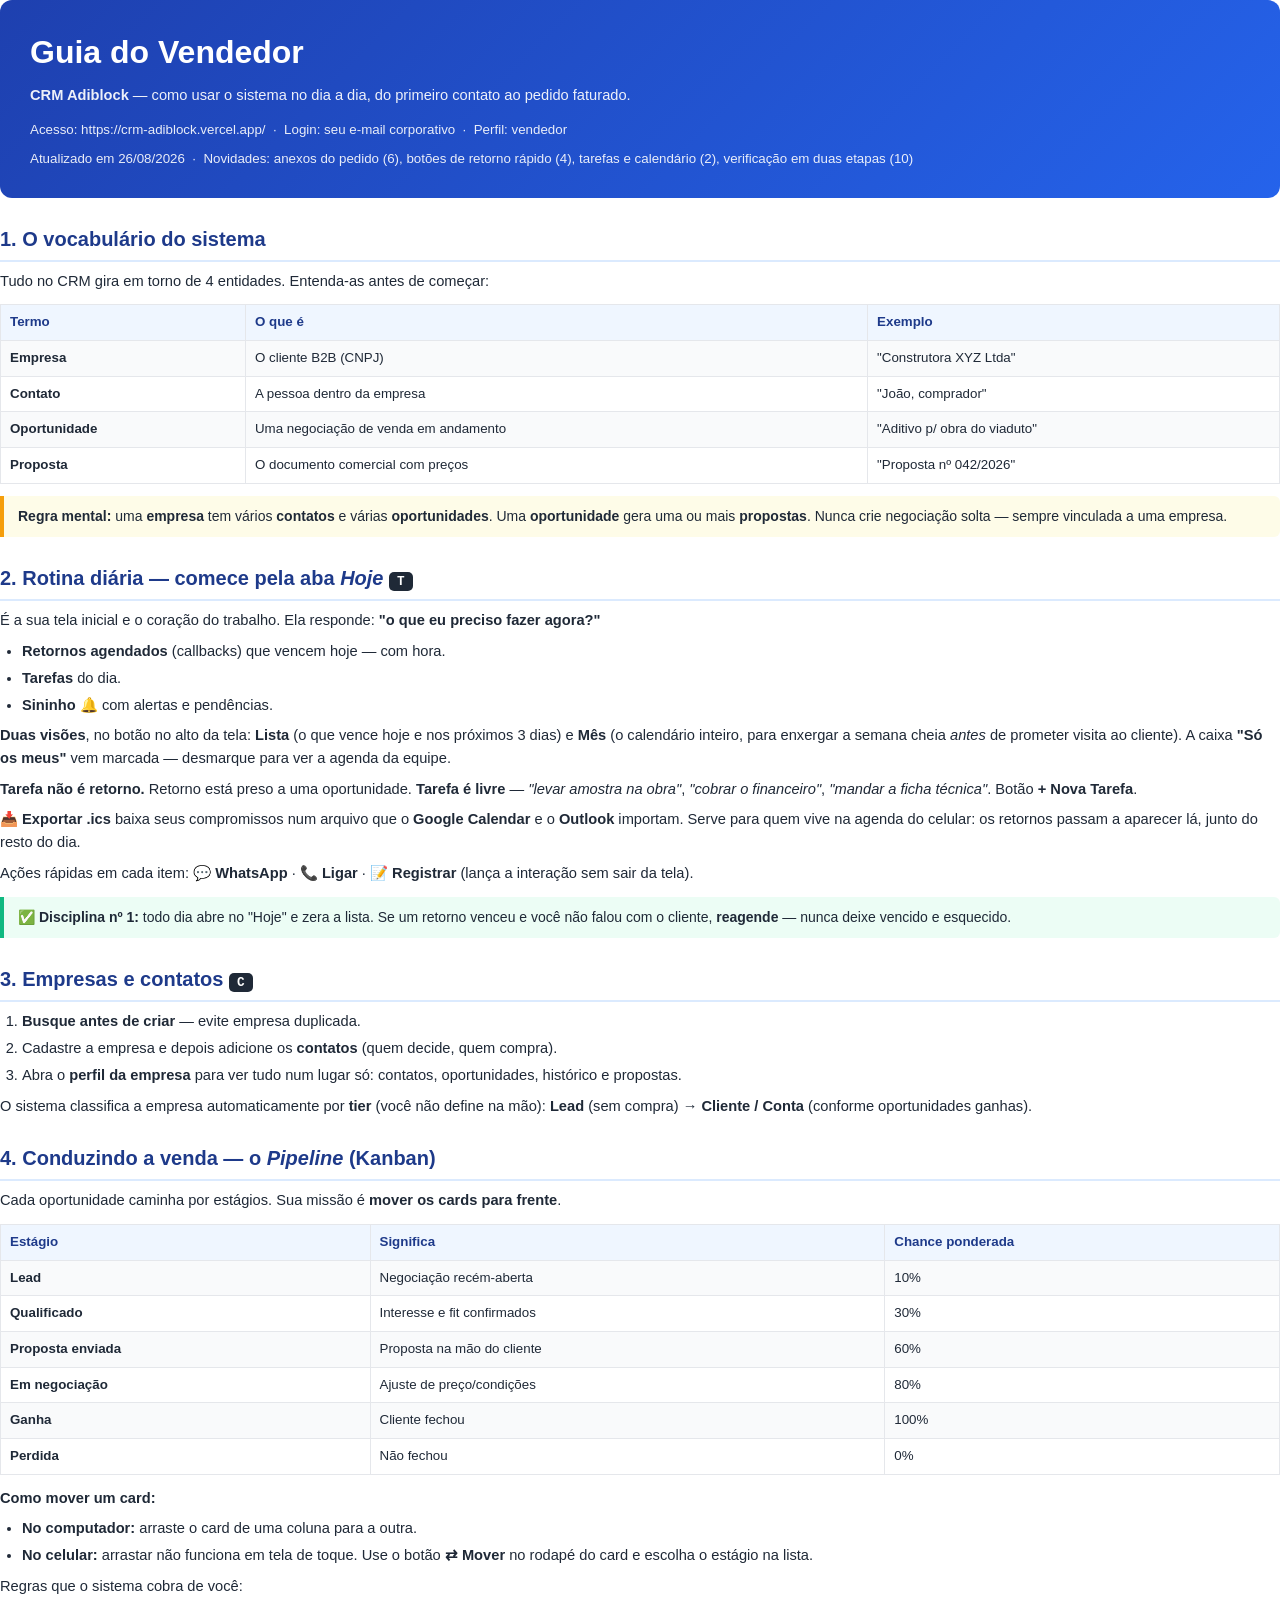
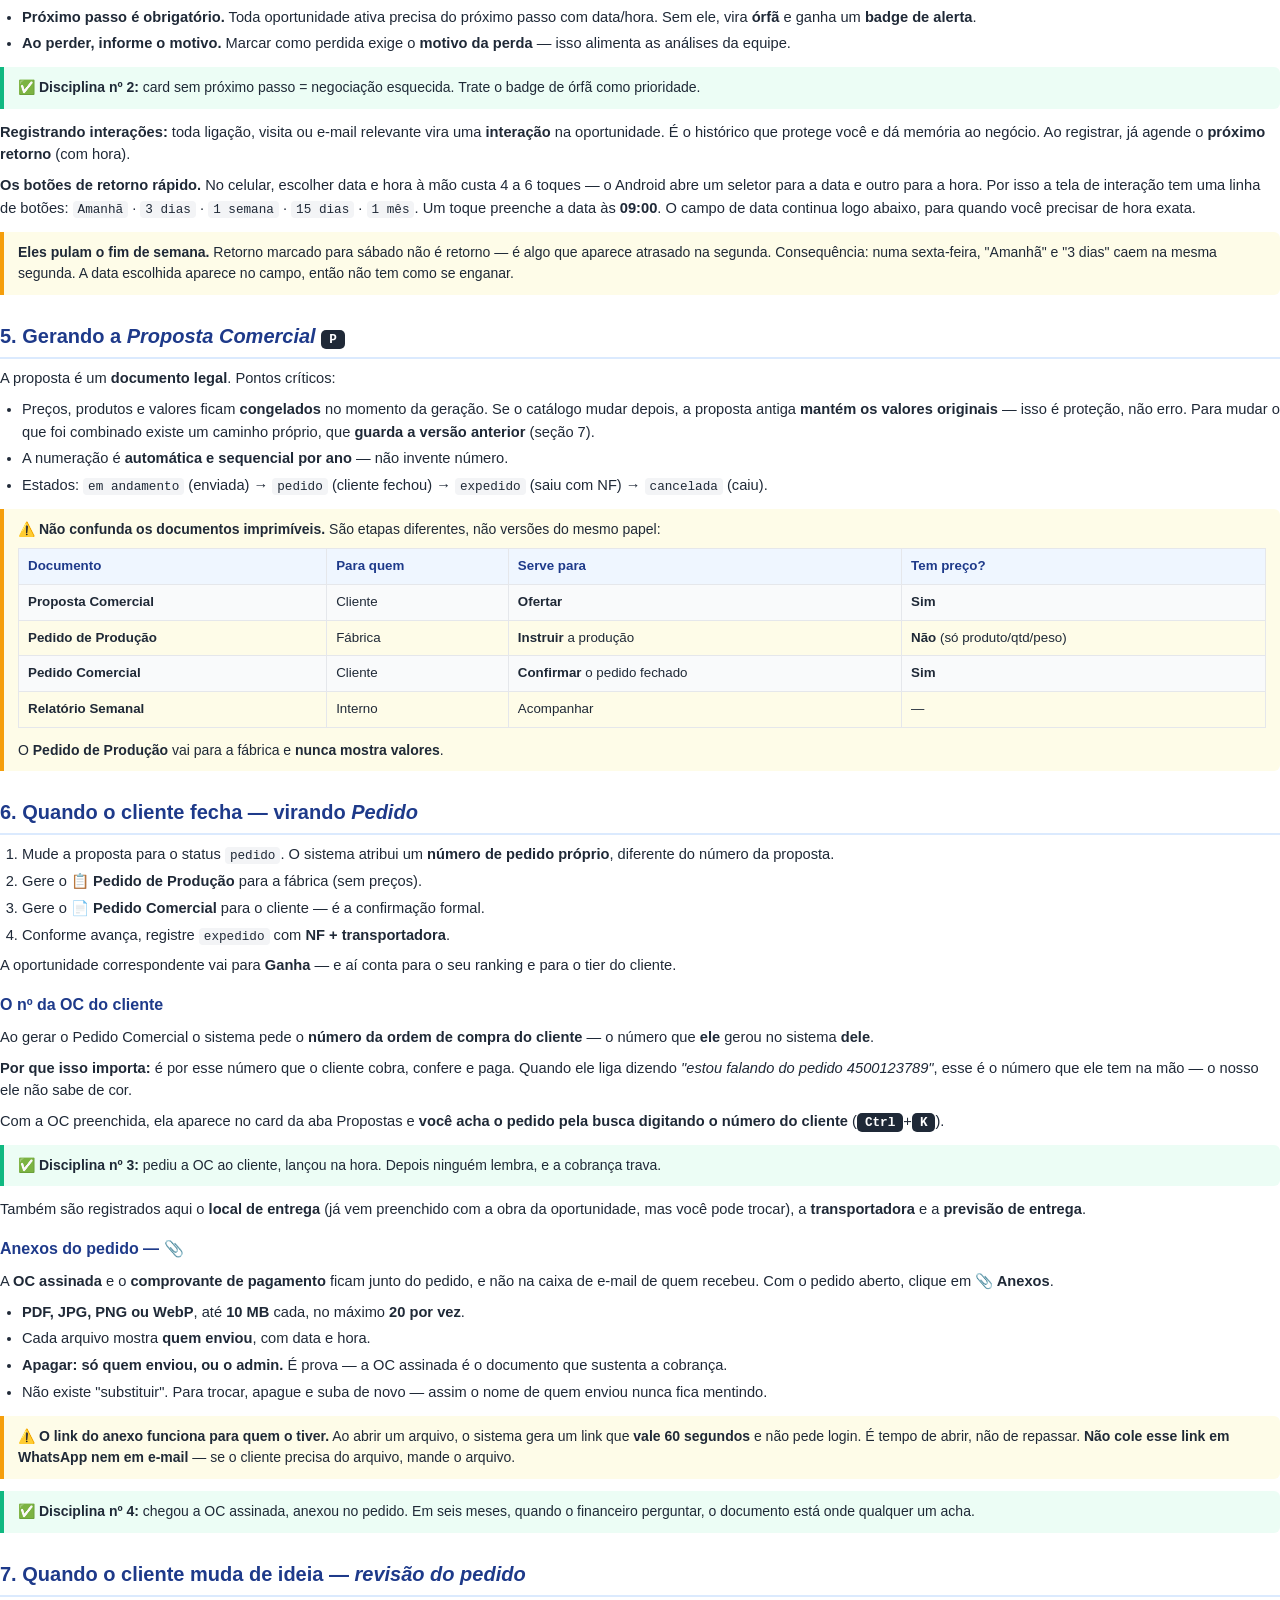
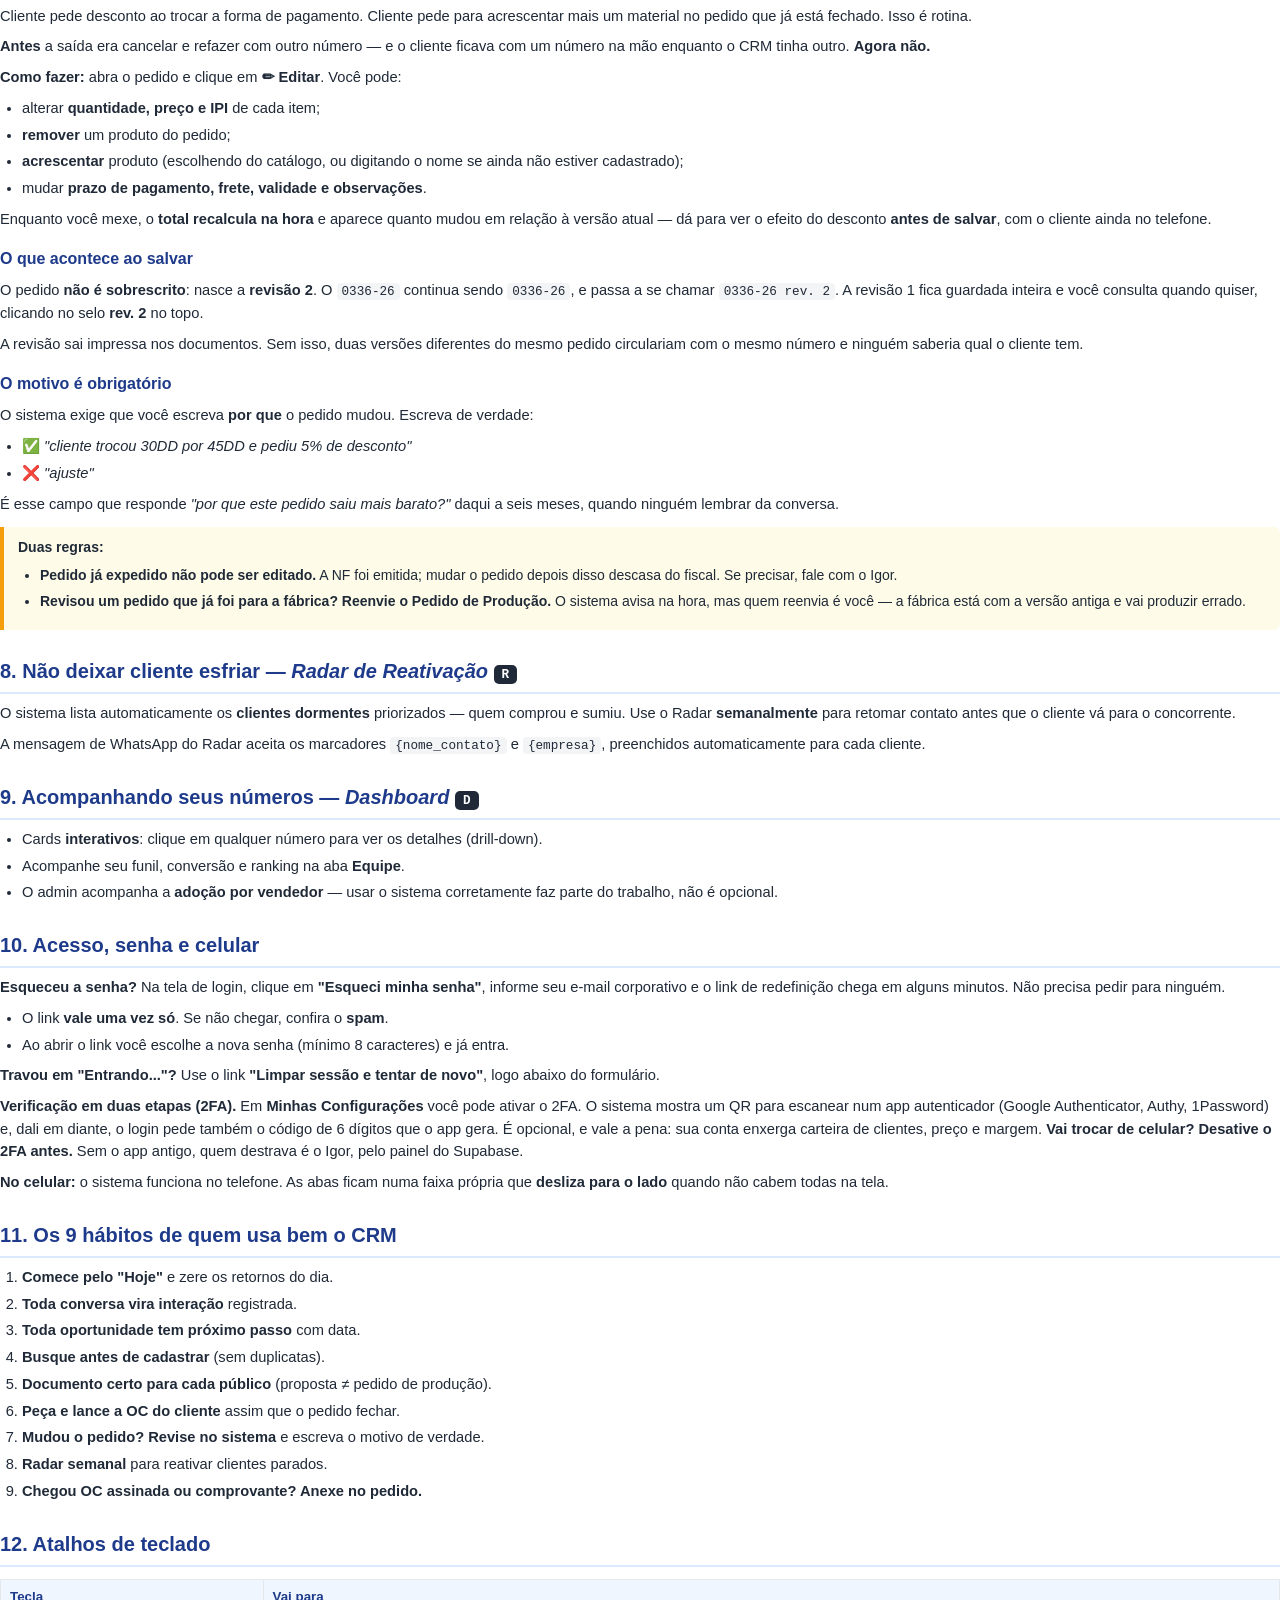
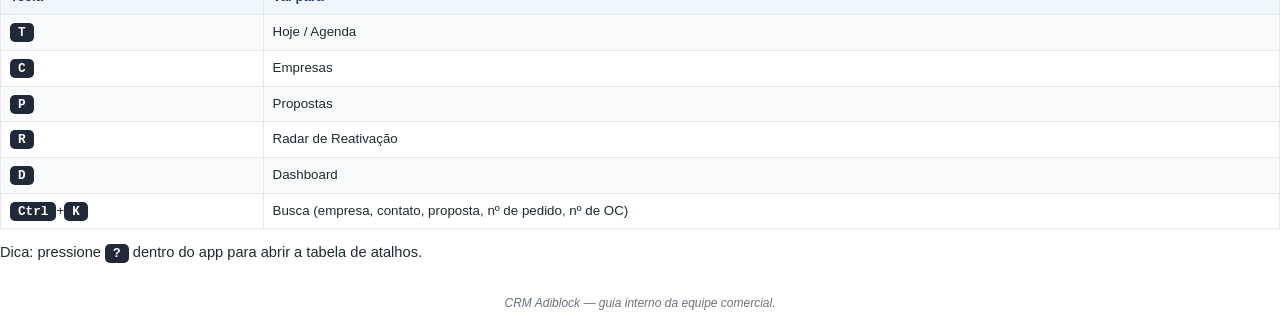
<file: docs/guia-vendedor.html>
<!doctype html>
<html lang="pt-BR">
<head>
<meta charset="utf-8">
<title>Guia do Vendedor — CRM Adiblock</title>
<style>
  @page { size: A4; margin: 18mm 16mm; }
  * { box-sizing: border-box; }
  body {
    font-family: -apple-system, "Segoe UI", Roboto, Arial, sans-serif;
    color: #1f2937; font-size: 11pt; line-height: 1.55; margin: 0;
  }
  .cover {
    background: linear-gradient(135deg, #1e40af, #2563eb);
    color: #fff; padding: 28px 30px; border-radius: 12px; margin-bottom: 26px;
  }
  .cover h1 { margin: 0 0 6px; font-size: 24pt; }
  .cover p { margin: 2px 0; opacity: .92; font-size: 11pt; }
  .cover .meta { margin-top: 14px; font-size: 10pt; opacity: .9; }
  h2 {
    color: #1e3a8a; font-size: 15pt; margin: 26px 0 8px;
    padding-bottom: 5px; border-bottom: 2px solid #dbeafe;
  }
  h2 .kbd-inline { font-size: 10pt; }
  p { margin: 8px 0; }
  table {
    width: 100%; border-collapse: collapse; margin: 12px 0; font-size: 10pt;
  }
  th, td { border: 1px solid #e5e7eb; padding: 7px 9px; text-align: left; vertical-align: top; }
  th { background: #eff6ff; color: #1e3a8a; }
  tr:nth-child(even) td { background: #f9fafb; }
  blockquote {
    margin: 12px 0; padding: 10px 14px; background: #fefce8;
    border-left: 4px solid #f59e0b; border-radius: 0 6px 6px 0; font-size: 10.5pt;
  }
  blockquote.ok { background: #ecfdf5; border-left-color: #10b981; }
  ol, ul { margin: 8px 0; padding-left: 22px; }
  li { margin: 4px 0; }
  code, .kbd {
    font-family: "Consolas", monospace; background: #f3f4f6;
    padding: 1px 5px; border-radius: 4px; font-size: 9.5pt;
  }
  .kbd {
    background: #1f2937; color: #fff; font-weight: 600;
    padding: 2px 8px; border-radius: 5px;
  }
  h3 { color:#1e3a8a; font-size:12pt; margin:16px 0 4px; }
  .avoid-break { page-break-inside: avoid; }
  hr { border: none; border-top: 1px solid #e5e7eb; margin: 22px 0; }
  footer { margin-top: 30px; font-size: 9pt; color: #6b7280; text-align: center; font-style: italic; }
</style>
</head>
<body>

<div class="cover">
  <h1>Guia do Vendedor</h1>
  <p><strong>CRM Adiblock</strong> — como usar o sistema no dia a dia, do primeiro contato ao pedido faturado.</p>
  <div class="meta">
    Acesso: https://crm-adiblock.vercel.app/ &nbsp;·&nbsp; Login: seu e-mail corporativo &nbsp;·&nbsp; Perfil: vendedor
  </div>
  <div class="meta" style="margin-top:8px">
    Atualizado em 26/08/2026 &nbsp;·&nbsp; Novidades: anexos do pedido (6), botões de retorno rápido (4), tarefas e calendário (2), verificação em duas etapas (10)
  </div>
</div>

<h2>1. O vocabulário do sistema</h2>
<p>Tudo no CRM gira em torno de 4 entidades. Entenda-as antes de começar:</p>
<table class="avoid-break">
  <tr><th>Termo</th><th>O que é</th><th>Exemplo</th></tr>
  <tr><td><strong>Empresa</strong></td><td>O cliente B2B (CNPJ)</td><td>"Construtora XYZ Ltda"</td></tr>
  <tr><td><strong>Contato</strong></td><td>A pessoa dentro da empresa</td><td>"João, comprador"</td></tr>
  <tr><td><strong>Oportunidade</strong></td><td>Uma negociação de venda em andamento</td><td>"Aditivo p/ obra do viaduto"</td></tr>
  <tr><td><strong>Proposta</strong></td><td>O documento comercial com preços</td><td>"Proposta nº 042/2026"</td></tr>
</table>
<blockquote><strong>Regra mental:</strong> uma <strong>empresa</strong> tem vários <strong>contatos</strong> e várias <strong>oportunidades</strong>. Uma <strong>oportunidade</strong> gera uma ou mais <strong>propostas</strong>. Nunca crie negociação solta — sempre vinculada a uma empresa.</blockquote>

<h2>2. Rotina diária — comece pela aba <em>Hoje</em> <span class="kbd-inline"><span class="kbd">T</span></span></h2>
<p>É a sua tela inicial e o coração do trabalho. Ela responde: <strong>"o que eu preciso fazer agora?"</strong></p>
<ul>
  <li><strong>Retornos agendados</strong> (callbacks) que vencem hoje — com hora.</li>
  <li><strong>Tarefas</strong> do dia.</li>
  <li><strong>Sininho 🔔</strong> com alertas e pendências.</li>
</ul>
<p><strong>Duas visões</strong>, no botão no alto da tela: <strong>Lista</strong> (o que vence hoje e nos próximos 3 dias) e <strong>Mês</strong> (o calendário inteiro, para enxergar a semana cheia <em>antes</em> de prometer visita ao cliente). A caixa <strong>"Só os meus"</strong> vem marcada — desmarque para ver a agenda da equipe.</p>
<p><strong>Tarefa não é retorno.</strong> Retorno está preso a uma oportunidade. <strong>Tarefa é livre</strong> — <em>"levar amostra na obra"</em>, <em>"cobrar o financeiro"</em>, <em>"mandar a ficha técnica"</em>. Botão <strong>+ Nova Tarefa</strong>.</p>
<p><strong>📥 Exportar .ics</strong> baixa seus compromissos num arquivo que o <strong>Google Calendar</strong> e o <strong>Outlook</strong> importam. Serve para quem vive na agenda do celular: os retornos passam a aparecer lá, junto do resto do dia.</p>
<p>Ações rápidas em cada item: 💬 <strong>WhatsApp</strong> · 📞 <strong>Ligar</strong> · 📝 <strong>Registrar</strong> (lança a interação sem sair da tela).</p>
<blockquote class="ok"><strong>✅ Disciplina nº 1:</strong> todo dia abre no "Hoje" e zera a lista. Se um retorno venceu e você não falou com o cliente, <strong>reagende</strong> — nunca deixe vencido e esquecido.</blockquote>

<h2>3. Empresas e contatos <span class="kbd-inline"><span class="kbd">C</span></span></h2>
<ol>
  <li><strong>Busque antes de criar</strong> — evite empresa duplicada.</li>
  <li>Cadastre a empresa e depois adicione os <strong>contatos</strong> (quem decide, quem compra).</li>
  <li>Abra o <strong>perfil da empresa</strong> para ver tudo num lugar só: contatos, oportunidades, histórico e propostas.</li>
</ol>
<p>O sistema classifica a empresa automaticamente por <strong>tier</strong> (você não define na mão): <strong>Lead</strong> (sem compra) → <strong>Cliente / Conta</strong> (conforme oportunidades ganhas).</p>

<h2>4. Conduzindo a venda — o <em>Pipeline</em> (Kanban)</h2>
<p>Cada oportunidade caminha por estágios. Sua missão é <strong>mover os cards para frente</strong>.</p>
<table class="avoid-break">
  <tr><th>Estágio</th><th>Significa</th><th>Chance ponderada</th></tr>
  <tr><td><strong>Lead</strong></td><td>Negociação recém-aberta</td><td>10%</td></tr>
  <tr><td><strong>Qualificado</strong></td><td>Interesse e fit confirmados</td><td>30%</td></tr>
  <tr><td><strong>Proposta enviada</strong></td><td>Proposta na mão do cliente</td><td>60%</td></tr>
  <tr><td><strong>Em negociação</strong></td><td>Ajuste de preço/condições</td><td>80%</td></tr>
  <tr><td><strong>Ganha</strong></td><td>Cliente fechou</td><td>100%</td></tr>
  <tr><td><strong>Perdida</strong></td><td>Não fechou</td><td>0%</td></tr>
</table>
<p><strong>Como mover um card:</strong></p>
<ul>
  <li><strong>No computador:</strong> arraste o card de uma coluna para a outra.</li>
  <li><strong>No celular:</strong> arrastar não funciona em tela de toque. Use o botão <strong>⇄ Mover</strong> no rodapé do card e escolha o estágio na lista.</li>
</ul>
<p>Regras que o sistema cobra de você:</p>
<ul>
  <li><strong>Próximo passo é obrigatório.</strong> Toda oportunidade ativa precisa do próximo passo com data/hora. Sem ele, vira <strong>órfã</strong> e ganha um <strong>badge de alerta</strong>.</li>
  <li><strong>Ao perder, informe o motivo.</strong> Marcar como perdida exige o <strong>motivo da perda</strong> — isso alimenta as análises da equipe.</li>
</ul>
<blockquote class="ok"><strong>✅ Disciplina nº 2:</strong> card sem próximo passo = negociação esquecida. Trate o badge de órfã como prioridade.</blockquote>
<p><strong>Registrando interações:</strong> toda ligação, visita ou e-mail relevante vira uma <strong>interação</strong> na oportunidade. É o histórico que protege você e dá memória ao negócio. Ao registrar, já agende o <strong>próximo retorno</strong> (com hora).</p>
<p><strong>Os botões de retorno rápido.</strong> No celular, escolher data e hora à mão custa 4 a 6 toques — o Android abre um seletor para a data e outro para a hora. Por isso a tela de interação tem uma linha de botões: <code>Amanhã</code> · <code>3 dias</code> · <code>1 semana</code> · <code>15 dias</code> · <code>1 mês</code>. Um toque preenche a data às <strong>09:00</strong>. O campo de data continua logo abaixo, para quando você precisar de hora exata.</p>
<blockquote><strong>Eles pulam o fim de semana.</strong> Retorno marcado para sábado não é retorno — é algo que aparece atrasado na segunda. Consequência: numa sexta-feira, "Amanhã" e "3 dias" caem na mesma segunda. A data escolhida aparece no campo, então não tem como se enganar.</blockquote>

<h2>5. Gerando a <em>Proposta Comercial</em> <span class="kbd-inline"><span class="kbd">P</span></span></h2>
<p>A proposta é um <strong>documento legal</strong>. Pontos críticos:</p>
<ul>
  <li>Preços, produtos e valores ficam <strong>congelados</strong> no momento da geração. Se o catálogo mudar depois, a proposta antiga <strong>mantém os valores originais</strong> — isso é proteção, não erro. Para mudar o que foi combinado existe um caminho próprio, que <strong>guarda a versão anterior</strong> (seção 7).</li>
  <li>A numeração é <strong>automática e sequencial por ano</strong> — não invente número.</li>
  <li>Estados: <code>em andamento</code> (enviada) → <code>pedido</code> (cliente fechou) → <code>expedido</code> (saiu com NF) → <code>cancelada</code> (caiu).</li>
</ul>
<blockquote><strong>⚠️ Não confunda os documentos imprimíveis.</strong> São etapas diferentes, não versões do mesmo papel:
<table class="avoid-break" style="margin-top:8px">
  <tr><th>Documento</th><th>Para quem</th><th>Serve para</th><th>Tem preço?</th></tr>
  <tr><td><strong>Proposta Comercial</strong></td><td>Cliente</td><td><strong>Ofertar</strong></td><td><strong>Sim</strong></td></tr>
  <tr><td><strong>Pedido de Produção</strong></td><td>Fábrica</td><td><strong>Instruir</strong> a produção</td><td><strong>Não</strong> (só produto/qtd/peso)</td></tr>
  <tr><td><strong>Pedido Comercial</strong></td><td>Cliente</td><td><strong>Confirmar</strong> o pedido fechado</td><td><strong>Sim</strong></td></tr>
  <tr><td><strong>Relatório Semanal</strong></td><td>Interno</td><td>Acompanhar</td><td>—</td></tr>
</table>
O <strong>Pedido de Produção</strong> vai para a fábrica e <strong>nunca mostra valores</strong>.</blockquote>

<h2>6. Quando o cliente fecha — virando <em>Pedido</em></h2>
<ol>
  <li>Mude a proposta para o status <code>pedido</code>. O sistema atribui um <strong>número de pedido próprio</strong>, diferente do número da proposta.</li>
  <li>Gere o <strong>📋 Pedido de Produção</strong> para a fábrica (sem preços).</li>
  <li>Gere o <strong>📄 Pedido Comercial</strong> para o cliente — é a confirmação formal.</li>
  <li>Conforme avança, registre <code>expedido</code> com <strong>NF + transportadora</strong>.</li>
</ol>
<p>A oportunidade correspondente vai para <strong>Ganha</strong> — e aí conta para o seu ranking e para o tier do cliente.</p>

<h3>O nº da OC do cliente</h3>
<p>Ao gerar o Pedido Comercial o sistema pede o <strong>número da ordem de compra do cliente</strong> — o número que <strong>ele</strong> gerou no sistema <strong>dele</strong>.</p>
<p><strong>Por que isso importa:</strong> é por esse número que o cliente cobra, confere e paga. Quando ele liga dizendo <em>"estou falando do pedido 4500123789"</em>, esse é o número que ele tem na mão — o nosso ele não sabe de cor.</p>
<p>Com a OC preenchida, ela aparece no card da aba Propostas e <strong>você acha o pedido pela busca digitando o número do cliente</strong> (<span class="kbd">Ctrl</span>+<span class="kbd">K</span>).</p>
<blockquote class="ok"><strong>✅ Disciplina nº 3:</strong> pediu a OC ao cliente, lançou na hora. Depois ninguém lembra, e a cobrança trava.</blockquote>
<p>Também são registrados aqui o <strong>local de entrega</strong> (já vem preenchido com a obra da oportunidade, mas você pode trocar), a <strong>transportadora</strong> e a <strong>previsão de entrega</strong>.</p>

<h3>Anexos do pedido — 📎</h3>
<p>A <strong>OC assinada</strong> e o <strong>comprovante de pagamento</strong> ficam junto do pedido, e não na caixa de e-mail de quem recebeu. Com o pedido aberto, clique em <strong>📎 Anexos</strong>.</p>
<ul>
  <li><strong>PDF, JPG, PNG ou WebP</strong>, até <strong>10 MB</strong> cada, no máximo <strong>20 por vez</strong>.</li>
  <li>Cada arquivo mostra <strong>quem enviou</strong>, com data e hora.</li>
  <li><strong>Apagar: só quem enviou, ou o admin.</strong> É prova — a OC assinada é o documento que sustenta a cobrança.</li>
  <li>Não existe "substituir". Para trocar, apague e suba de novo — assim o nome de quem enviou nunca fica mentindo.</li>
</ul>
<blockquote><strong>⚠️ O link do anexo funciona para quem o tiver.</strong> Ao abrir um arquivo, o sistema gera um link que <strong>vale 60 segundos</strong> e não pede login. É tempo de abrir, não de repassar. <strong>Não cole esse link em WhatsApp nem em e-mail</strong> — se o cliente precisa do arquivo, mande o arquivo.</blockquote>
<blockquote class="ok"><strong>✅ Disciplina nº 4:</strong> chegou a OC assinada, anexou no pedido. Em seis meses, quando o financeiro perguntar, o documento está onde qualquer um acha.</blockquote>

<h2>7. Quando o cliente muda de ideia — <em>revisão do pedido</em></h2>
<p>Cliente pede desconto ao trocar a forma de pagamento. Cliente pede para acrescentar mais um material no pedido que já está fechado. Isso é rotina.</p>
<p><strong>Antes</strong> a saída era cancelar e refazer com outro número — e o cliente ficava com um número na mão enquanto o CRM tinha outro. <strong>Agora não.</strong></p>
<p><strong>Como fazer:</strong> abra o pedido e clique em <strong>✏ Editar</strong>. Você pode:</p>
<ul>
  <li>alterar <strong>quantidade, preço e IPI</strong> de cada item;</li>
  <li><strong>remover</strong> um produto do pedido;</li>
  <li><strong>acrescentar</strong> produto (escolhendo do catálogo, ou digitando o nome se ainda não estiver cadastrado);</li>
  <li>mudar <strong>prazo de pagamento, frete, validade e observações</strong>.</li>
</ul>
<p>Enquanto você mexe, o <strong>total recalcula na hora</strong> e aparece quanto mudou em relação à versão atual — dá para ver o efeito do desconto <strong>antes de salvar</strong>, com o cliente ainda no telefone.</p>

<h3>O que acontece ao salvar</h3>
<p>O pedido <strong>não é sobrescrito</strong>: nasce a <strong>revisão 2</strong>. O <code>0336-26</code> continua sendo <code>0336-26</code>, e passa a se chamar <code>0336-26 rev. 2</code>. A revisão 1 fica guardada inteira e você consulta quando quiser, clicando no selo <strong>rev. 2</strong> no topo.</p>
<p>A revisão sai impressa nos documentos. Sem isso, duas versões diferentes do mesmo pedido circulariam com o mesmo número e ninguém saberia qual o cliente tem.</p>

<h3>O motivo é obrigatório</h3>
<p>O sistema exige que você escreva <strong>por que</strong> o pedido mudou. Escreva de verdade:</p>
<ul>
  <li>✅ <em>"cliente trocou 30DD por 45DD e pediu 5% de desconto"</em></li>
  <li>❌ <em>"ajuste"</em></li>
</ul>
<p>É esse campo que responde <em>"por que este pedido saiu mais barato?"</em> daqui a seis meses, quando ninguém lembrar da conversa.</p>

<blockquote><strong>Duas regras:</strong>
<ul style="margin-top:6px">
  <li><strong>Pedido já expedido não pode ser editado.</strong> A NF foi emitida; mudar o pedido depois disso descasa do fiscal. Se precisar, fale com o Igor.</li>
  <li><strong>Revisou um pedido que já foi para a fábrica? Reenvie o Pedido de Produção.</strong> O sistema avisa na hora, mas quem reenvia é você — a fábrica está com a versão antiga e vai produzir errado.</li>
</ul></blockquote>

<h2>8. Não deixar cliente esfriar — <em>Radar de Reativação</em> <span class="kbd-inline"><span class="kbd">R</span></span></h2>
<p>O sistema lista automaticamente os <strong>clientes dormentes</strong> priorizados — quem comprou e sumiu. Use o Radar <strong>semanalmente</strong> para retomar contato antes que o cliente vá para o concorrente.</p>
<p>A mensagem de WhatsApp do Radar aceita os marcadores <code>{nome_contato}</code> e <code>{empresa}</code>, preenchidos automaticamente para cada cliente.</p>

<h2>9. Acompanhando seus números — <em>Dashboard</em> <span class="kbd-inline"><span class="kbd">D</span></span></h2>
<ul>
  <li>Cards <strong>interativos</strong>: clique em qualquer número para ver os detalhes (drill-down).</li>
  <li>Acompanhe seu funil, conversão e ranking na aba <strong>Equipe</strong>.</li>
  <li>O admin acompanha a <strong>adoção por vendedor</strong> — usar o sistema corretamente faz parte do trabalho, não é opcional.</li>
</ul>

<h2>10. Acesso, senha e celular</h2>
<p><strong>Esqueceu a senha?</strong> Na tela de login, clique em <strong>"Esqueci minha senha"</strong>, informe seu e-mail corporativo e o link de redefinição chega em alguns minutos. Não precisa pedir para ninguém.</p>
<ul>
  <li>O link <strong>vale uma vez só</strong>. Se não chegar, confira o <strong>spam</strong>.</li>
  <li>Ao abrir o link você escolhe a nova senha (mínimo 8 caracteres) e já entra.</li>
</ul>
<p><strong>Travou em "Entrando..."?</strong> Use o link <strong>"Limpar sessão e tentar de novo"</strong>, logo abaixo do formulário.</p>
<p><strong>Verificação em duas etapas (2FA).</strong> Em <strong>Minhas Configurações</strong> você pode ativar o 2FA. O sistema mostra um QR para escanear num app autenticador (Google Authenticator, Authy, 1Password) e, dali em diante, o login pede também o código de 6 dígitos que o app gera. É opcional, e vale a pena: sua conta enxerga carteira de clientes, preço e margem. <strong>Vai trocar de celular? Desative o 2FA antes.</strong> Sem o app antigo, quem destrava é o Igor, pelo painel do Supabase.</p>
<p><strong>No celular:</strong> o sistema funciona no telefone. As abas ficam numa faixa própria que <strong>desliza para o lado</strong> quando não cabem todas na tela.</p>

<h2>11. Os 9 hábitos de quem usa bem o CRM</h2>
<ol>
  <li><strong>Comece pelo "Hoje"</strong> e zere os retornos do dia.</li>
  <li><strong>Toda conversa vira interação</strong> registrada.</li>
  <li><strong>Toda oportunidade tem próximo passo</strong> com data.</li>
  <li><strong>Busque antes de cadastrar</strong> (sem duplicatas).</li>
  <li><strong>Documento certo para cada público</strong> (proposta ≠ pedido de produção).</li>
  <li><strong>Peça e lance a OC do cliente</strong> assim que o pedido fechar.</li>
  <li><strong>Mudou o pedido? Revise no sistema</strong> e escreva o motivo de verdade.</li>
  <li><strong>Radar semanal</strong> para reativar clientes parados.</li>
  <li><strong>Chegou OC assinada ou comprovante? Anexe no pedido.</strong></li>
</ol>

<h2>12. Atalhos de teclado</h2>
<table class="avoid-break">
  <tr><th>Tecla</th><th>Vai para</th></tr>
  <tr><td><span class="kbd">T</span></td><td>Hoje / Agenda</td></tr>
  <tr><td><span class="kbd">C</span></td><td>Empresas</td></tr>
  <tr><td><span class="kbd">P</span></td><td>Propostas</td></tr>
  <tr><td><span class="kbd">R</span></td><td>Radar de Reativação</td></tr>
  <tr><td><span class="kbd">D</span></td><td>Dashboard</td></tr>
  <tr><td><span class="kbd">Ctrl</span>+<span class="kbd">K</span></td><td>Busca (empresa, contato, proposta, nº de pedido, nº de OC)</td></tr>
</table>
<p>Dica: pressione <span class="kbd">?</span> dentro do app para abrir a tabela de atalhos.</p>

<footer>CRM Adiblock — guia interno da equipe comercial.</footer>

</body>
</html>
</file>
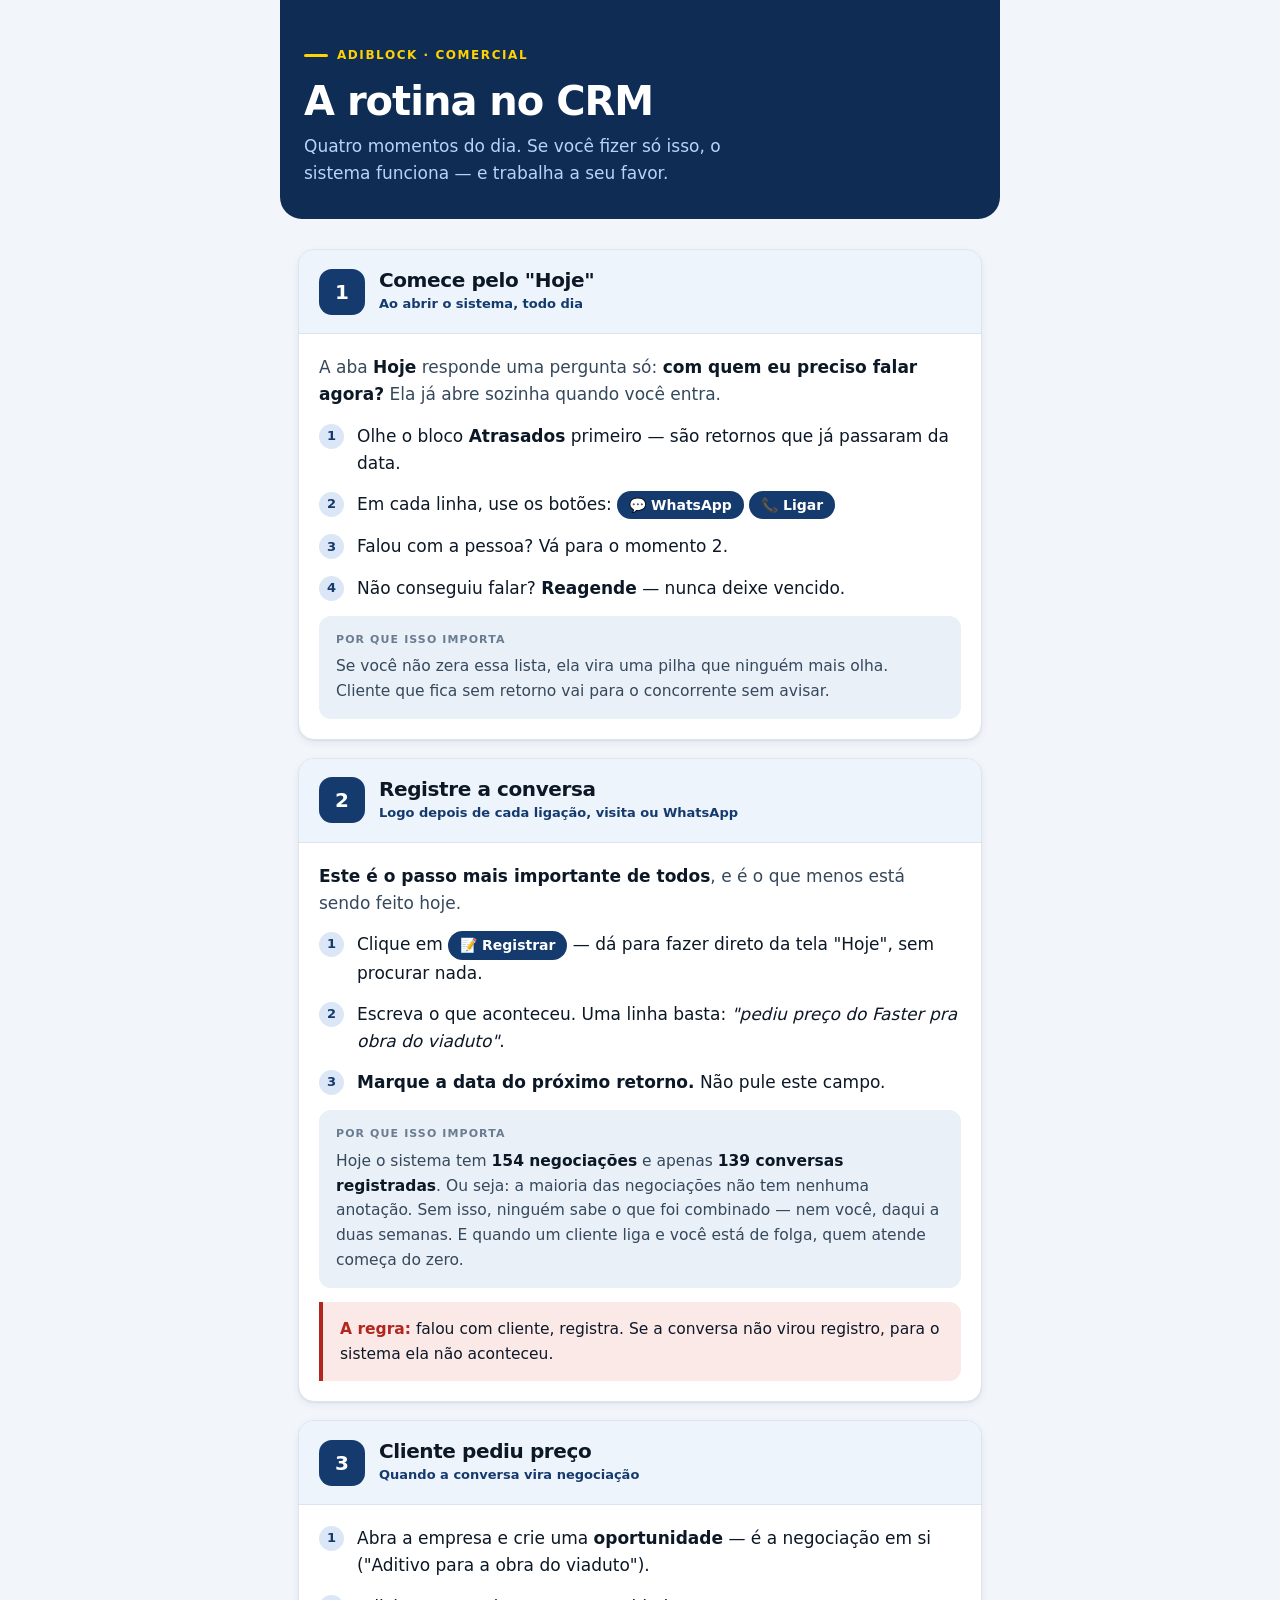
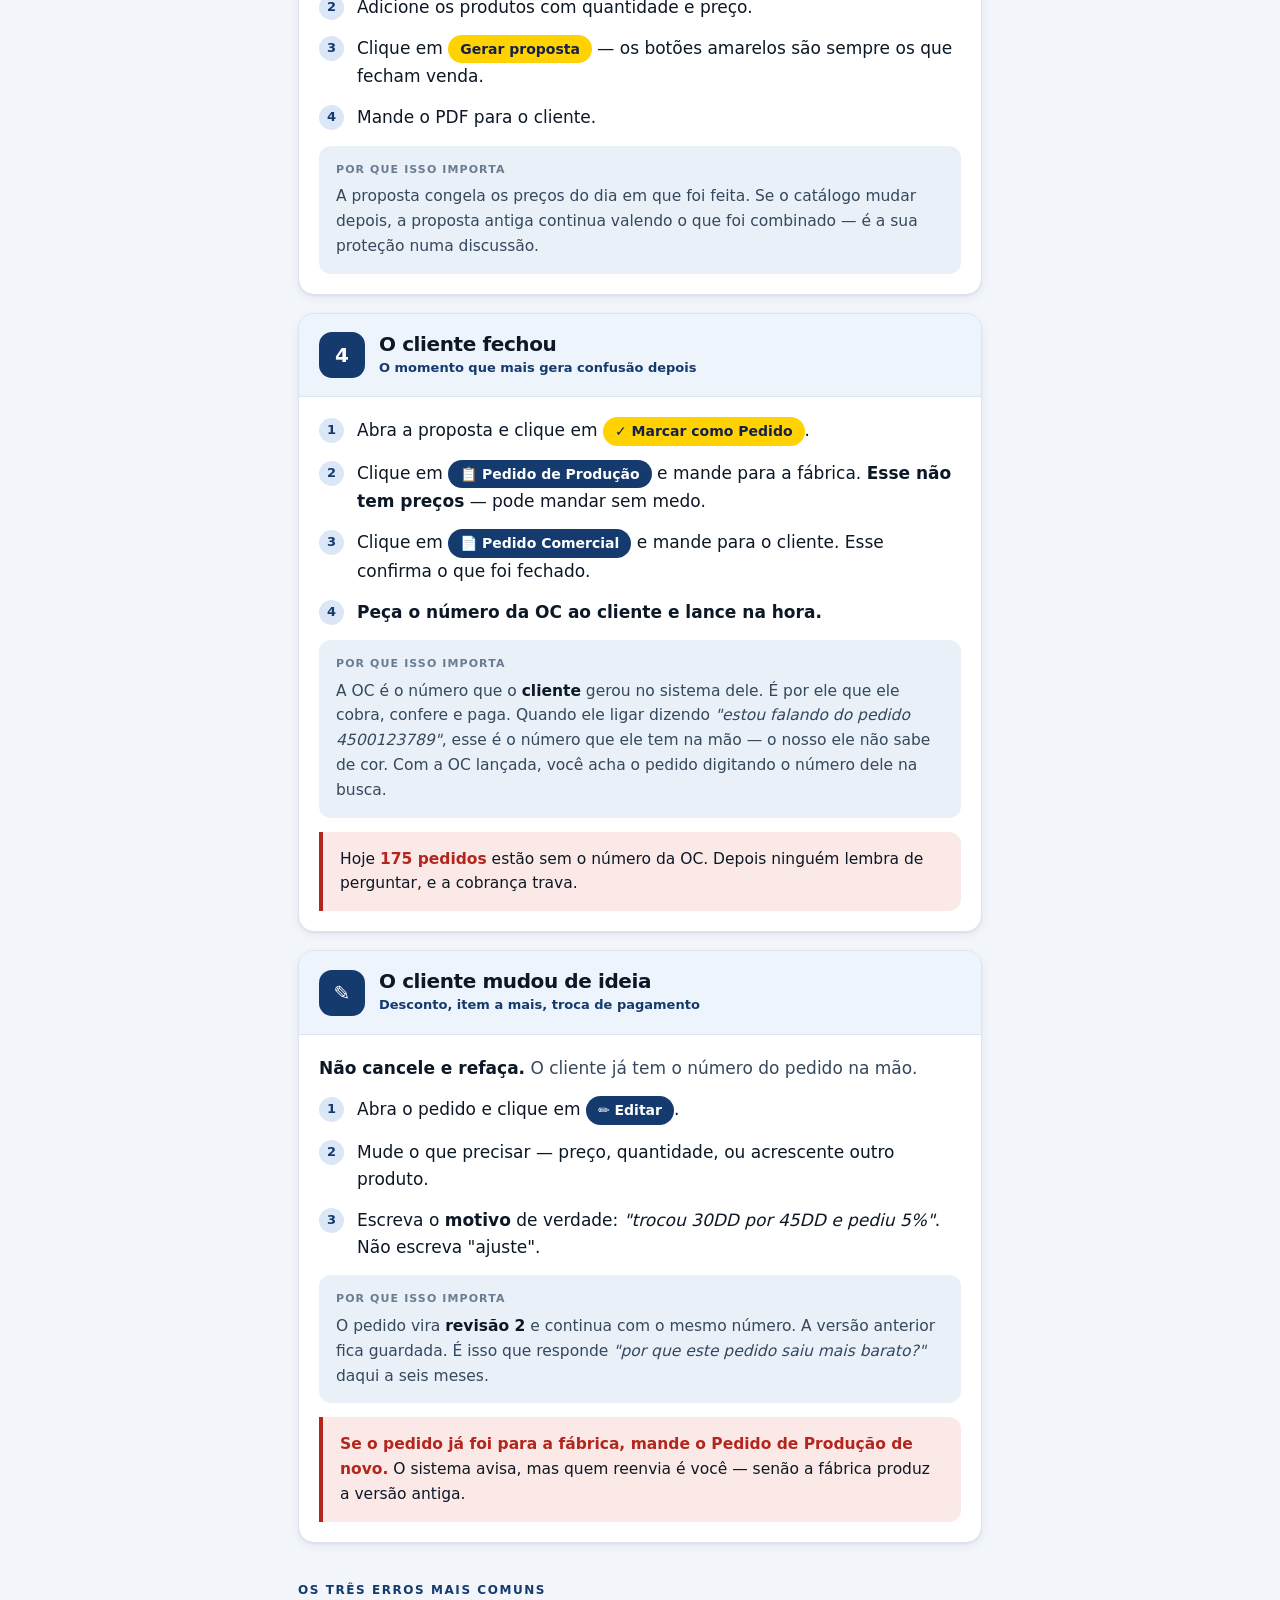
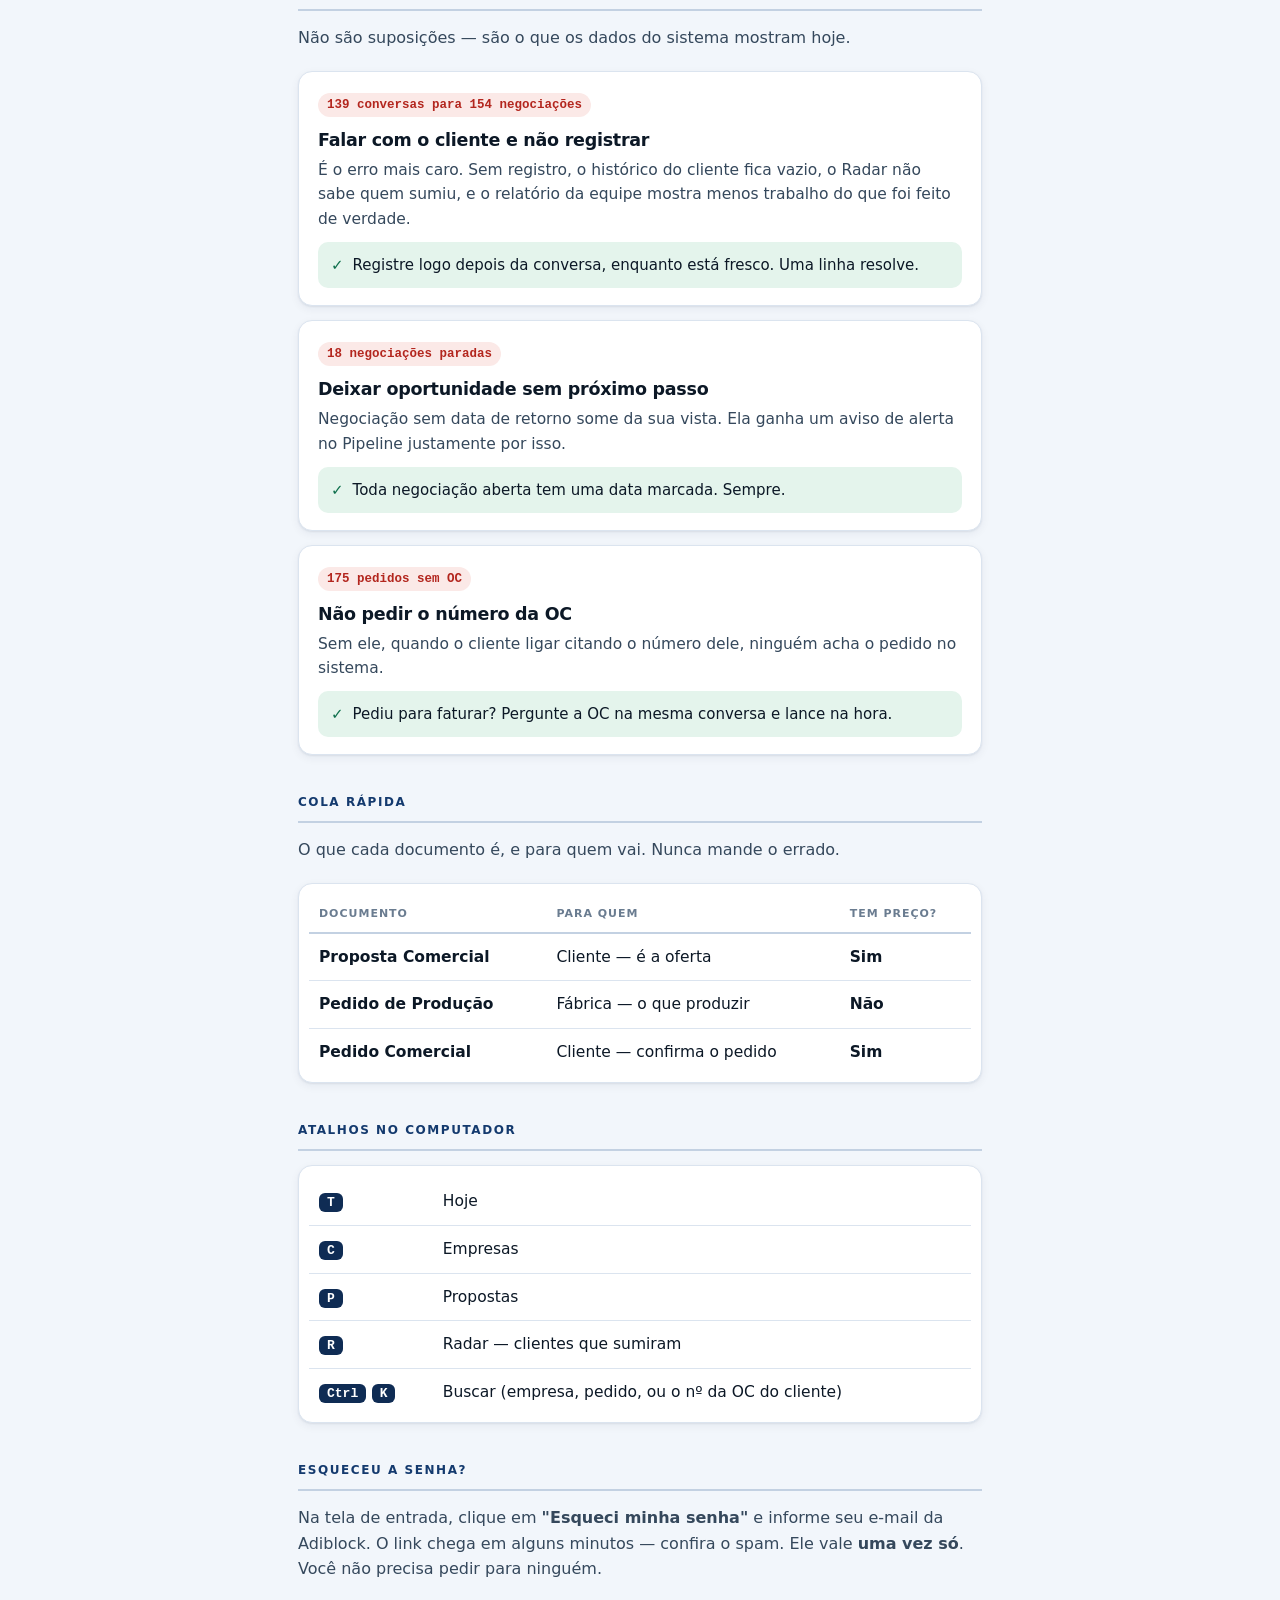
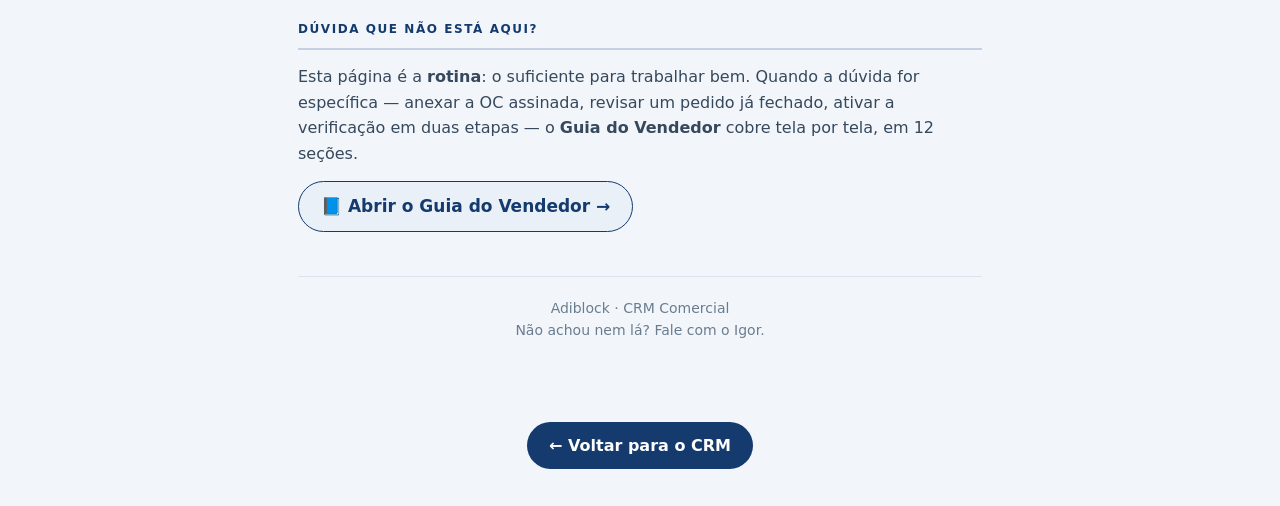
<file: docs/rotina.html>
<!DOCTYPE html>
<html lang="pt-BR">
<head>
<meta charset="UTF-8">
<meta name="viewport" content="width=device-width, initial-scale=1">
<title>A Rotina no CRM — CRM Adiblock</title>
<meta name="description" content="Como usar o CRM Adiblock no dia a dia: os quatro momentos, os erros mais comuns e a cola rapida.">
<meta name="robots" content="noindex">
<link rel="icon" href="../assets/img/favicon.svg" type="image/svg+xml">
<!-- Servido pelo proprio CRM (mesma origem, mesmo dominio que a equipe ja
     acessa). Nao depende de conta em servico nenhum e entra no backup do repo.
     A versao como artifact existe so pra compartilhar rapido. -->
<style>
  /* Paleta da Adiblock — a mesma do CRM e do site, pra parecer o mesmo produto.
     Amarelo so no que exige acao. */
  :root{
    --azul-900:#0a1f3c; --azul-800:#0f2c54; --azul-700:#143a6e; --azul-600:#1b4f96;
    --azul-50:#eef4fc; --azul-100:#dbe7f7;
    --amarelo:#ffd200; --amarelo-tinta:#14204a;
    --tinta:#0c1826; --tinta-suave:#35485c; --apagado:#6a7c90;
    --fundo:#f2f6fb; --papel:#ffffff; --papel-2:#e9f0f8;
    --linha:#dbe4ef; --linha-forte:#c3d1e2;
    --alerta:#b3261e; --alerta-fundo:#fbe9e7;
    --certo:#0e6f4c; --certo-fundo:#e4f4ec;
    --sombra:0 1px 2px rgba(9,30,66,.07),0 3px 10px rgba(9,30,66,.06);
    --fonte:"Segoe UI Variable Display","Segoe UI",system-ui,-apple-system,Roboto,sans-serif;
    --mono:ui-monospace,"Cascadia Mono",Consolas,monospace;
  }
  @media (prefers-color-scheme: dark){
    :root:not([data-theme="light"]){
      --azul-50:rgba(143,184,240,.12); --azul-100:rgba(143,184,240,.2);
      --azul-700:#9cc0ee; --azul-600:#b9d3f8;
      --tinta:#eaf1fa; --tinta-suave:#b9cbe0; --apagado:#8aa2bd;
      --fundo:#061428; --papel:#0b2140; --papel-2:#122c4f;
      --linha:#1b3861; --linha-forte:#28507f;
      --alerta:#ff9c92; --alerta-fundo:rgba(255,120,105,.14);
      --certo:#71d7ab; --certo-fundo:rgba(90,215,165,.14);
      --sombra:0 1px 2px rgba(0,0,0,.4),0 3px 12px rgba(0,0,0,.3);
    }
  }
  :root[data-theme="dark"]{
    --azul-50:rgba(143,184,240,.12); --azul-100:rgba(143,184,240,.2);
    --azul-700:#9cc0ee; --azul-600:#b9d3f8;
    --tinta:#eaf1fa; --tinta-suave:#b9cbe0; --apagado:#8aa2bd;
    --fundo:#061428; --papel:#0b2140; --papel-2:#122c4f;
    --linha:#1b3861; --linha-forte:#28507f;
    --alerta:#ff9c92; --alerta-fundo:rgba(255,120,105,.14);
    --certo:#71d7ab; --certo-fundo:rgba(90,215,165,.14);
    --sombra:0 1px 2px rgba(0,0,0,.4),0 3px 12px rgba(0,0,0,.3);
  }

  *{box-sizing:border-box}
  body{
    margin:0; background:var(--fundo); color:var(--tinta);
    font-family:var(--fonte); font-size:17px; line-height:1.6;
    -webkit-font-smoothing:antialiased;
  }
  .pag{max-width:720px; margin:0 auto; padding:0 18px 80px}

  /* ── Capa ─────────────────────────────────────────────────────────────── */
  header{
    background:var(--azul-800); color:#fff;
    margin:0 -18px 30px; padding:38px 24px 32px;
    border-radius:0 0 22px 22px;
  }
  header .marca{
    display:inline-flex; align-items:center; gap:9px;
    font-size:12px; font-weight:700; text-transform:uppercase; letter-spacing:.13em;
    color:var(--amarelo); margin-bottom:14px;
  }
  header .marca::before{content:""; width:24px; height:3px; background:var(--amarelo); border-radius:2px}
  header h1{
    margin:0 0 10px; font-size:clamp(28px,7vw,40px); font-weight:800;
    letter-spacing:-.025em; line-height:1.1; text-wrap:balance;
  }
  header p{margin:0; font-size:17px; color:#b9d3f8; max-width:44ch}

  /* ── Momentos do dia ──────────────────────────────────────────────────── */
  .momento{
    background:var(--papel); border:1px solid var(--linha); border-radius:16px;
    box-shadow:var(--sombra); margin-bottom:18px; overflow:hidden;
  }
  .momento-topo{
    display:flex; align-items:center; gap:14px;
    padding:18px 20px; background:var(--azul-50); border-bottom:1px solid var(--linha);
  }
  .hora{
    flex:none; width:46px; height:46px; border-radius:13px;
    background:var(--azul-700); color:var(--papel);
    display:grid; place-items:center; font-size:20px; font-weight:800;
  }
  .momento-topo h2{margin:0; font-size:20px; font-weight:800; letter-spacing:-.02em; line-height:1.2}
  .momento-topo .quando{display:block; font-size:13px; font-weight:600; color:var(--azul-700); margin-top:2px}
  .momento-corpo{padding:20px}
  .momento-corpo > :first-child{margin-top:0}
  .momento-corpo > :last-child{margin-bottom:0}
  .momento p{margin:0 0 14px; color:var(--tinta-suave)}
  .momento p strong{color:var(--tinta)}

  /* ── Passos ───────────────────────────────────────────────────────────── */
  ol.passos{margin:0 0 14px; padding:0; list-style:none; counter-reset:passo}
  ol.passos li{
    counter-increment:passo; position:relative; padding:0 0 14px 38px; margin:0;
  }
  ol.passos li::before{
    content:counter(passo); position:absolute; left:0; top:1px;
    width:25px; height:25px; border-radius:50%;
    background:var(--azul-100); color:var(--azul-700);
    display:grid; place-items:center; font-size:13px; font-weight:800;
  }
  ol.passos li:last-child{padding-bottom:0}

  .botao{
    display:inline-block; padding:3px 12px; border-radius:999px;
    background:var(--azul-700); color:var(--papel);
    font-size:14px; font-weight:700; white-space:nowrap;
  }
  .botao.amarelo{background:var(--amarelo); color:var(--amarelo-tinta)}

  /* ── Destaques ────────────────────────────────────────────────────────── */
  .porque{
    background:var(--papel-2); border-radius:12px; padding:15px 17px;
    font-size:15.5px; color:var(--tinta-suave); margin:0 0 14px;
  }
  .porque b{color:var(--tinta)}
  .porque::before{
    content:"Por que isso importa"; display:block;
    font-size:11px; font-weight:800; text-transform:uppercase; letter-spacing:.1em;
    color:var(--apagado); margin-bottom:6px;
  }
  .atencao{
    background:var(--alerta-fundo); border-left:4px solid var(--alerta);
    border-radius:0 12px 12px 0; padding:15px 17px; margin:0 0 14px;
    font-size:15.5px; color:var(--tinta);
  }
  .atencao b{color:var(--alerta)}

  /* ── Erros comuns ─────────────────────────────────────────────────────── */
  .secao-titulo{
    font-size:12px; font-weight:800; text-transform:uppercase; letter-spacing:.13em;
    color:var(--azul-700); margin:38px 0 4px;
    padding-bottom:9px; border-bottom:2px solid var(--linha-forte);
  }
  .secao-sub{font-size:16px; color:var(--tinta-suave); margin:14px 0 20px}
  .erro{
    background:var(--papel); border:1px solid var(--linha); border-radius:14px;
    padding:17px 19px; margin-bottom:14px; box-shadow:var(--sombra);
  }
  .erro h3{margin:0 0 4px; font-size:17.5px; font-weight:800; letter-spacing:-.015em}
  .erro .numero{
    display:inline-block; font-family:var(--mono); font-size:12.5px; font-weight:700;
    color:var(--alerta); background:var(--alerta-fundo);
    padding:2px 9px; border-radius:999px; margin-bottom:9px;
  }
  .erro p{margin:0 0 10px; font-size:15.5px; color:var(--tinta-suave)}
  .erro p:last-child{margin-bottom:0}
  .certo-fazer{
    display:flex; gap:9px; align-items:flex-start;
    background:var(--certo-fundo); border-radius:10px; padding:11px 13px;
    font-size:15px; color:var(--tinta);
  }
  .certo-fazer::before{content:"✓"; color:var(--certo); font-weight:800; flex:none}

  /* ── Cola final ───────────────────────────────────────────────────────── */
  table.cola{width:100%; border-collapse:collapse; font-size:15.5px; margin-top:6px}
  table.cola th{
    text-align:left; padding:9px 10px; font-size:11px; font-weight:800;
    text-transform:uppercase; letter-spacing:.09em; color:var(--apagado);
    border-bottom:2px solid var(--linha-forte);
  }
  table.cola td{padding:11px 10px; border-bottom:1px solid var(--linha); vertical-align:top}
  table.cola tr:last-child td{border-bottom:none}
  table.cola td:first-child{font-weight:700; white-space:nowrap; color:var(--tinta)}
  .tabela-caixa{
    background:var(--papel); border:1px solid var(--linha); border-radius:14px;
    padding:6px 10px; box-shadow:var(--sombra); overflow-x:auto;
  }
  kbd{
    font-family:var(--mono); font-size:13px; font-weight:700;
    background:var(--azul-800); color:#fff; padding:2px 8px; border-radius:6px;
  }
  footer{
    margin-top:44px; padding-top:20px; border-top:1px solid var(--linha);
    font-size:14px; color:var(--apagado); text-align:center;
  }
  @media (prefers-reduced-motion:reduce){*{animation:none!important;transition:none!important}}
</style>
</head>
<body>
<div class="pag">

  <header>
    <div class="marca">Adiblock · Comercial</div>
    <h1>A rotina no CRM</h1>
    <p>Quatro momentos do dia. Se você fizer só isso, o sistema funciona — e trabalha a seu favor.</p>
  </header>

  <!-- ══════════ MOMENTO 1 ══════════ -->
  <section class="momento">
    <div class="momento-topo">
      <div class="hora">1</div>
      <div>
        <h2>Comece pelo "Hoje"</h2>
        <span class="quando">Ao abrir o sistema, todo dia</span>
      </div>
    </div>
    <div class="momento-corpo">
      <p>A aba <strong>Hoje</strong> responde uma pergunta só: <strong>com quem eu preciso falar agora?</strong> Ela já abre sozinha quando você entra.</p>
      <ol class="passos">
        <li>Olhe o bloco <strong>Atrasados</strong> primeiro — são retornos que já passaram da data.</li>
        <li>Em cada linha, use os botões: <span class="botao">💬 WhatsApp</span> <span class="botao">📞 Ligar</span></li>
        <li>Falou com a pessoa? Vá para o momento 2.</li>
        <li>Não conseguiu falar? <strong>Reagende</strong> — nunca deixe vencido.</li>
      </ol>
      <div class="porque">
        Se você não zera essa lista, ela vira uma pilha que ninguém mais olha. Cliente que fica sem retorno vai para o concorrente sem avisar.
      </div>
    </div>
  </section>

  <!-- ══════════ MOMENTO 2 ══════════ -->
  <section class="momento">
    <div class="momento-topo">
      <div class="hora">2</div>
      <div>
        <h2>Registre a conversa</h2>
        <span class="quando">Logo depois de cada ligação, visita ou WhatsApp</span>
      </div>
    </div>
    <div class="momento-corpo">
      <p><strong>Este é o passo mais importante de todos</strong>, e é o que menos está sendo feito hoje.</p>
      <ol class="passos">
        <li>Clique em <span class="botao">📝 Registrar</span> — dá para fazer direto da tela "Hoje", sem procurar nada.</li>
        <li>Escreva o que aconteceu. Uma linha basta: <em>"pediu preço do Faster pra obra do viaduto"</em>.</li>
        <li><strong>Marque a data do próximo retorno.</strong> Não pule este campo.</li>
      </ol>
      <div class="porque">
        Hoje o sistema tem <b>154 negociações</b> e apenas <b>139 conversas registradas</b>. Ou seja: a maioria das negociações não tem nenhuma anotação. Sem isso, ninguém sabe o que foi combinado — nem você, daqui a duas semanas. E quando um cliente liga e você está de folga, quem atende começa do zero.
      </div>
      <div class="atencao">
        <b>A regra:</b> falou com cliente, registra. Se a conversa não virou registro, para o sistema ela não aconteceu.
      </div>
    </div>
  </section>

  <!-- ══════════ MOMENTO 3 ══════════ -->
  <section class="momento">
    <div class="momento-topo">
      <div class="hora">3</div>
      <div>
        <h2>Cliente pediu preço</h2>
        <span class="quando">Quando a conversa vira negociação</span>
      </div>
    </div>
    <div class="momento-corpo">
      <ol class="passos">
        <li>Abra a empresa e crie uma <strong>oportunidade</strong> — é a negociação em si ("Aditivo para a obra do viaduto").</li>
        <li>Adicione os produtos com quantidade e preço.</li>
        <li>Clique em <span class="botao amarelo">Gerar proposta</span> — os botões amarelos são sempre os que fecham venda.</li>
        <li>Mande o PDF para o cliente.</li>
      </ol>
      <div class="porque">
        A proposta congela os preços do dia em que foi feita. Se o catálogo mudar depois, a proposta antiga continua valendo o que foi combinado — é a sua proteção numa discussão.
      </div>
    </div>
  </section>

  <!-- ══════════ MOMENTO 4 ══════════ -->
  <section class="momento">
    <div class="momento-topo">
      <div class="hora">4</div>
      <div>
        <h2>O cliente fechou</h2>
        <span class="quando">O momento que mais gera confusão depois</span>
      </div>
    </div>
    <div class="momento-corpo">
      <ol class="passos">
        <li>Abra a proposta e clique em <span class="botao amarelo">✓ Marcar como Pedido</span>.</li>
        <li>Clique em <span class="botao">📋 Pedido de Produção</span> e mande para a fábrica. <strong>Esse não tem preços</strong> — pode mandar sem medo.</li>
        <li>Clique em <span class="botao">📄 Pedido Comercial</span> e mande para o cliente. Esse confirma o que foi fechado.</li>
        <li><strong>Peça o número da OC ao cliente e lance na hora.</strong></li>
      </ol>
      <div class="porque">
        A OC é o número que o <b>cliente</b> gerou no sistema dele. É por ele que ele cobra, confere e paga. Quando ele ligar dizendo <em>"estou falando do pedido 4500123789"</em>, esse é o número que ele tem na mão — o nosso ele não sabe de cor. Com a OC lançada, você acha o pedido digitando o número dele na busca.
      </div>
      <div class="atencao">
        Hoje <b>175 pedidos</b> estão sem o número da OC. Depois ninguém lembra de perguntar, e a cobrança trava.
      </div>
    </div>
  </section>

  <!-- ══════════ MUDANÇAS ══════════ -->
  <section class="momento">
    <div class="momento-topo">
      <div class="hora">✎</div>
      <div>
        <h2>O cliente mudou de ideia</h2>
        <span class="quando">Desconto, item a mais, troca de pagamento</span>
      </div>
    </div>
    <div class="momento-corpo">
      <p><strong>Não cancele e refaça.</strong> O cliente já tem o número do pedido na mão.</p>
      <ol class="passos">
        <li>Abra o pedido e clique em <span class="botao">✏ Editar</span>.</li>
        <li>Mude o que precisar — preço, quantidade, ou acrescente outro produto.</li>
        <li>Escreva o <strong>motivo</strong> de verdade: <em>"trocou 30DD por 45DD e pediu 5%"</em>. Não escreva "ajuste".</li>
      </ol>
      <div class="porque">
        O pedido vira <b>revisão 2</b> e continua com o mesmo número. A versão anterior fica guardada. É isso que responde <em>"por que este pedido saiu mais barato?"</em> daqui a seis meses.
      </div>
      <div class="atencao">
        <b>Se o pedido já foi para a fábrica, mande o Pedido de Produção de novo.</b> O sistema avisa, mas quem reenvia é você — senão a fábrica produz a versão antiga.
      </div>
    </div>
  </section>

  <!-- ══════════ ERROS ══════════ -->
  <div class="secao-titulo">Os três erros mais comuns</div>
  <p class="secao-sub">Não são suposições — são o que os dados do sistema mostram hoje.</p>

  <div class="erro">
    <span class="numero">139 conversas para 154 negociações</span>
    <h3>Falar com o cliente e não registrar</h3>
    <p>É o erro mais caro. Sem registro, o histórico do cliente fica vazio, o Radar não sabe quem sumiu, e o relatório da equipe mostra menos trabalho do que foi feito de verdade.</p>
    <div class="certo-fazer">Registre logo depois da conversa, enquanto está fresco. Uma linha resolve.</div>
  </div>

  <div class="erro">
    <span class="numero">18 negociações paradas</span>
    <h3>Deixar oportunidade sem próximo passo</h3>
    <p>Negociação sem data de retorno some da sua vista. Ela ganha um aviso de alerta no Pipeline justamente por isso.</p>
    <div class="certo-fazer">Toda negociação aberta tem uma data marcada. Sempre.</div>
  </div>

  <div class="erro">
    <span class="numero">175 pedidos sem OC</span>
    <h3>Não pedir o número da OC</h3>
    <p>Sem ele, quando o cliente ligar citando o número dele, ninguém acha o pedido no sistema.</p>
    <div class="certo-fazer">Pediu para faturar? Pergunte a OC na mesma conversa e lance na hora.</div>
  </div>

  <!-- ══════════ COLA ══════════ -->
  <div class="secao-titulo">Cola rápida</div>
  <p class="secao-sub">O que cada documento é, e para quem vai. Nunca mande o errado.</p>

  <div class="tabela-caixa">
    <table class="cola">
      <tr><th>Documento</th><th>Para quem</th><th>Tem preço?</th></tr>
      <tr><td>Proposta Comercial</td><td>Cliente — é a oferta</td><td><strong>Sim</strong></td></tr>
      <tr><td>Pedido de Produção</td><td>Fábrica — o que produzir</td><td><strong>Não</strong></td></tr>
      <tr><td>Pedido Comercial</td><td>Cliente — confirma o pedido</td><td><strong>Sim</strong></td></tr>
    </table>
  </div>

  <div class="secao-titulo">Atalhos no computador</div>
  <div class="tabela-caixa" style="margin-top:14px">
    <table class="cola">
      <tr><td><kbd>T</kbd></td><td>Hoje</td></tr>
      <tr><td><kbd>C</kbd></td><td>Empresas</td></tr>
      <tr><td><kbd>P</kbd></td><td>Propostas</td></tr>
      <tr><td><kbd>R</kbd></td><td>Radar — clientes que sumiram</td></tr>
      <tr><td><kbd>Ctrl</kbd> <kbd>K</kbd></td><td>Buscar (empresa, pedido, ou o nº da OC do cliente)</td></tr>
    </table>
  </div>

  <div class="secao-titulo">Esqueceu a senha?</div>
  <p class="secao-sub" style="margin-bottom:0">
    Na tela de entrada, clique em <strong>"Esqueci minha senha"</strong> e informe seu e-mail da Adiblock.
    O link chega em alguns minutos — confira o spam. Ele vale <strong>uma vez só</strong>.
    Você não precisa pedir para ninguém.
  </p>

  <div class="secao-titulo">Dúvida que não está aqui?</div>
  <p class="secao-sub" style="margin-bottom:14px">
    Esta página é a <strong>rotina</strong>: o suficiente para trabalhar bem.
    Quando a dúvida for específica — anexar a OC assinada, revisar um pedido já
    fechado, ativar a verificação em duas etapas — o
    <strong>Guia do Vendedor</strong> cobre tela por tela, em 12 seções.
  </p>
  <p style="margin:0 0 6px">
    <a href="guia-vendedor.html" style="display:inline-block;padding:11px 22px;border-radius:999px;background:var(--papel-2);color:var(--azul-700);text-decoration:none;font-weight:700;border:1px solid var(--azul-700)">📘 Abrir o Guia do Vendedor →</a>
  </p>

  <footer>
    Adiblock · CRM Comercial<br>
    Não achou nem lá? Fale com o Igor.
  </footer>

</div>
<p style="max-width:720px;margin:0 auto;padding:0 18px 40px;text-align:center">
  <a href="../index.html" style="display:inline-block;padding:11px 22px;border-radius:999px;background:var(--azul-700);color:var(--papel);text-decoration:none;font-weight:700;font-size:16px">← Voltar para o CRM</a>
</p>
</body>
</html>
</file>
<file: css/app.css>
/* ==========================================================================
   Fonte Manrope — self-hosted, os MESMOS arquivos do site adiblock.online.
   Local e nao CDN por dois motivos: e a mesma decisao do site (LGPD, sem
   enviar IP pro Google), e este projeto ja aprendeu na pratica que depender
   de CDN derruba o app quando ele cai (ver CLAUDE.md, secao 2).
   ========================================================================== */
@font-face{font-family:"Manrope";font-style:normal;font-weight:500;font-display:swap;src:url("../assets/fonts/manrope-500.woff2") format("woff2")}
@font-face{font-family:"Manrope";font-style:normal;font-weight:600;font-display:swap;src:url("../assets/fonts/manrope-600.woff2") format("woff2")}
@font-face{font-family:"Manrope";font-style:normal;font-weight:700;font-display:swap;src:url("../assets/fonts/manrope-700.woff2") format("woff2")}
@font-face{font-family:"Manrope";font-style:normal;font-weight:800;font-display:swap;src:url("../assets/fonts/manrope-800.woff2") format("woff2")}

/* ==========================================================================
   Identidade visual alinhada ao site adiblock.online (2026-08-14).
   Os valores vem do design system do site ("site adiblock"/css/styles.css).
   O que veio: fonte, paleta, forma (raio), sombra tingida de azul e o easing.
   O que NAO veio: os TAMANHOS. O site tem corpo de 17px e line-height 1.65 —
   certo pra uma pagina lida uma vez, errado pra uma tabela de empresas que o
   vendedor encara o dia inteiro (mostraria metade das linhas). A densidade
   aqui continua a de aplicacao; a identidade e que virou a mesma.
   ========================================================================== */
:root{
  /* Escala de azuis da marca (nomes iguais aos do site, pra conferencia) */
  --blue-950:#061428; --blue-900:#0a1f3c; --blue-800:#0f2c54;
  --blue-700:#143a6e; --blue-600:#1b4f96; --blue-500:#2563b8;
  --blue-100:#dbe7f7; --blue-50:#eef4fc;
  /* Amarelo da marca. O CRM nao tinha cor de acento nenhuma ate aqui — e o
     ganho de identidade mais visivel da mudanca. */
  --ac:#ffd200; --ac-h:#f2c200; --ac-tx:#14204a; --ac-glow:rgba(255,210,0,.28);

  --bg:#f5f8fc;      /* --bg-soft do site */
  --sur:#ffffff;
  --bdr:#e2e8f0;     /* --line */
  --bdr2:#cbd6e4;    /* --line-strong */
  --nb:#0f2c54;      /* navbar = azul da marca, nao mais o cinza-azulado neutro */
  --p:#143a6e;       /* mesmo azul do .btn padrao do site */
  --ph:#0f2c54;
  --ps:#eef4fc;      /* --blue-50 */
  --tx:#0c1826;      /* --ink */
  --tx2:#35485c;     /* --ink-soft */
  --mt:#6a7c90;      /* --muted */
  --mt2:#cbd6e4;
  --ok:#059669;--ok2:#d1fae5;
  --er:#dc2626;--er2:#fee2e2;
  --wr:#d97706;--wr2:#fef3c7;
  /* Sprint 9.3 (B-02): par de TEXTO pra cada fundo suave acima.
     Regra: fundo --xx2 so pode receber texto --xx-tx. Nunca hex fixo — no tema
     escuro o fundo vira quase preto e o texto escuro fixo some. */
  --ok-tx:#166534;--er-tx:#991b1b;--wr-tx:#92400e;--p-tx:#1f3fa0;/* --accent-700 do site */
  /* Sprint 9.3 (B-02): estagios do funil e classificacoes tem linguagem visual
     propria (progressao frio -> quente) que os 4 tokens semanticos acima nao
     cobrem sem colidir. Par bg/tx dedicado pra cada um. */
  --est1-bg:#f3f4f6;--est1-tx:#4b5563;  /* neutro  — lead / inativo */
  --est2-bg:#dbeafe;--est2-tx:#1e40af;  /* frio    — qualificado / prospect */
  --est3-bg:#fef3c7;--est3-tx:#92400e;  /* morno   — proposta enviada */
  --est4-bg:#fed7aa;--est4-tx:#9a3412;  /* quente  — em negociacao */
  --pnk-bg:#fce7f3;--pnk-tx:#9d174d;    /* indicacao */
  /* ── Escala tipografica (2026-08-14) ──────────────────────────────────
     Eram 18 tamanhos de fonte, incluindo 10.5, 11.5 e 12.5px. Nada assentava
     numa grade e elementos vizinhos tinham tamanhos diferentes sem motivo —
     e o olho percebe o desalinhamento mesmo sem saber nomear.
     Vale pra TEXTO. Glifo (avatar, emoji, icone) fica fora de proposito. */
  --fs-2xs:10px;   /* badge uppercase minusculo */
  --fs-xs:11px;    /* label, meta densa */
  --fs-sm:12px;    /* secundario */
  --fs-md:13px;    /* corpo de tabela e card */
  --fs-base:14px;  /* corpo */
  --fs-lg:16px;    /* titulo de card, h3 de modal */
  --fs-xl:20px;    /* titulo de pagina, numero destacado */
  --fs-2xl:28px;   /* numero-heroi do dashboard */
  /* Sombra tingida de AZUL, nao preto neutro — e o que o site usa. Sombra
     preta sobre fundo azulado suja; a azul afunda o elemento no mesmo tom. */
  --sh:0 1px 2px rgba(9,30,66,.08),0 2px 6px rgba(9,30,66,.06);
  --shm:0 8px 24px rgba(9,30,66,.10);
  --shl:0 24px 60px rgba(9,30,66,.18);
  --p-glow:rgba(20,58,110,.16);
  --ring:0 0 0 3px var(--ac-glow);     /* foco de teclado: amarelo da marca */
  --ring-p:0 0 0 3px var(--p-glow);    /* foco de campo em edicao: azul */
  /* Formas mais suaves, na direcao do site (14 / 22 / pilula). Nao vou ate
     la: card de lista com 22px de raio infla numa tela densa. */
  --r:14px;--rs:10px;--rl:20px;--rp:999px;
  --ease:cubic-bezier(.22,1,.36,1);  /* mesmo easing do site */
  /* Tracking dos rotulos em CAIXA ALTA. Eram 4 valores pro mesmo papel
     (.04em, .05em, .06em e 0.7px). O site usa .14em; aqui .1em, porque la
     o rotulo tem 13px numa pagina arejada e aqui tem 11px numa tela densa.
     E o tracking que faz caixa alta pequena parecer deliberada, e nao so
     pequena. */
  --ls-label:.1em;
}
/* O site nao tem tema escuro. Este aqui e DERIVADO da escala de azuis dele:
   o fundo e o --blue-950 e a superficie e o --blue-900, entao o escuro do CRM
   continua sendo a mesma marca, e nao um cinza qualquer sem parentesco. */
[data-theme="dark"]{
  --bg:#061428;      /* --blue-950 */
  --sur:#0a1f3c;     /* --blue-900 */
  --bdr:#16345c;
  --bdr2:#1b4f96;    /* --blue-600 */
  --nb:#030d1c;      /* mais escuro que o fundo: a navbar ancora a tela */
  --p:#8fb8f0;       /* azul da marca clareado o bastante pra ler sobre navy */
  --ph:#b9d3f8;
  --ps:rgba(143,184,240,.14);
  --p-glow:rgba(143,184,240,.22);
  --tx:#eaf1fa;
  --tx2:#b9cbe0;
  --mt:#8aa2bd;
  --mt2:#4a6180;
  --ok:#10b981;--ok2:rgba(16,185,129,.12);
  --er:#f87171;--er2:rgba(248,113,113,.15);
  --wr:#fbbf24;--wr2:rgba(251,191,36,.15);
  /* Sprint 9.3 (B-02): no escuro os fundos --xx2 sao veus translucidos sobre
     superficie escura, entao o texto tem que ser CLARO. */
  --ok-tx:#6ee7b7;--er-tx:#fca5a5;--wr-tx:#fcd34d;--p-tx:#b9d3f8;
  /* Mesma progressao frio -> quente, agora como veu translucido + texto claro. */
  --est1-bg:rgba(148,163,184,.16);--est1-tx:#cbd5e1;
  --est2-bg:rgba(143,184,240,.16);--est2-tx:#b9d3f8;
  --est3-bg:rgba(251,191,36,.16);--est3-tx:#fcd34d;
  --est4-bg:rgba(249,115,22,.18);--est4-tx:#fdba74;
  --pnk-bg:rgba(244,114,182,.16);--pnk-tx:#f9a8d4;
  --sh:0 1px 2px rgba(0,0,0,.45),0 2px 6px rgba(0,0,0,.35);
  --shm:0 8px 24px rgba(0,0,0,.5);
  --shl:0 24px 60px rgba(0,0,0,.6);
}
/* Botão de toggle de tema */
.theme-toggle{background:none;border:1px solid var(--bdr);color:var(--tx);width:34px;height:34px;border-radius:var(--rs);cursor:pointer;display:flex;align-items:center;justify-content:center;font-size:16px;transition:all .15s}
.theme-toggle:hover{background:var(--ps);border-color:var(--p)}
/* Modal de atalhos */
#kbd-help{display:none;position:fixed;inset:0;background:rgba(0,0,0,.5);z-index:500;align-items:center;justify-content:center}
#kbd-help.op{display:flex}
.kbd-card{background:var(--sur);border:1px solid var(--bdr);border-radius:var(--r);padding:24px 28px;max-width:480px;width:90%;box-shadow:var(--shl)}
.kbd-card h3{font-size:var(--fs-lg);margin:0 0 16px 0;color:var(--tx)}
.kbd-list{display:flex;flex-direction:column;gap:8px}
.kbd-item{display:flex;justify-content:space-between;align-items:center;font-size:var(--fs-md);color:var(--tx)}
.kbd-item kbd{background:var(--bg);border:1px solid var(--bdr2);border-bottom-width:2px;border-radius:var(--rs);padding:3px 8px;font-family:ui-monospace,Consolas,monospace;font-size:var(--fs-xs);color:var(--tx2);min-width:24px;text-align:center}
*{box-sizing:border-box;margin:0;padding:0}
body{font-family:"Manrope","Segoe UI",system-ui,-apple-system,Roboto,Arial,sans-serif;background:var(--bg);color:var(--tx);font-size:var(--fs-base);line-height:1.5;-webkit-font-smoothing:antialiased;text-rendering:optimizeLegibility;min-height:100vh}
/* Titulo com o mesmo tratamento do site: peso 800 e letter-spacing negativo.
   E o que faz o texto "fechar" e parecer desenhado, nao so grande. */
h1,h2,h3,h4{font-weight:800;letter-spacing:-.02em;line-height:1.2}
/* Foco visivel na cor da marca, em tudo que recebe teclado */
:focus-visible{outline:none;box-shadow:var(--ring)}
::-webkit-scrollbar{width:6px;height:6px}
::-webkit-scrollbar-track{background:transparent}
::-webkit-scrollbar-thumb{background:var(--mt2);border-radius:99px}

/* LOGIN */
#ls{display:flex;align-items:center;justify-content:center;min-height:100vh;background:var(--bg);padding:20px}
.lc{background:var(--sur);border-radius:var(--rl);padding:48px 44px;width:100%;max-width:420px;box-shadow:var(--shl);border:1px solid var(--bdr)}
.ll{text-align:center;margin-bottom:32px}
/* Sprint 9.3 (A-02): logo real da Adiblock em vez do quadrado com a letra "A".
   Placa branca porque a logo e colorida e o cartao fica escuro no tema dark. */
/* Logo do login. A placa branca saiu: a logo SVG ja traz a propria placa no
   simbolo, entao a de tras virava uma caixa dentro da outra. */
.li{display:inline-flex;align-items:center;justify-content:center;margin-bottom:18px}
/* Sem `display` aqui: `.li img` vale (0,1,1) e vencia o `.logo-escuro`
   (0,1,0) que deveria esconder uma das duas — as duas logos apareciam lado a
   lado no login. Quem manda em display sao as regras do par abaixo, todas na
   mesma especificidade. */
.li img{height:46px;width:auto}
/* Par claro/escuro: o cartao de login e branco no tema claro e azul-escuro no
   escuro — uma versao so da logo ficaria invisivel numa das duas. */
.li .logo-claro{display:block}
.li .logo-escuro{display:none}
[data-theme="dark"] .li .logo-claro{display:none}
[data-theme="dark"] .li .logo-escuro{display:block}
/* Logo da navbar: versao reversa, assentada direto no azul da marca */
.nb-logo{height:30px;width:auto;display:block;flex-shrink:0}
.ll h1{font-size:var(--fs-xl);font-weight:700;color:var(--tx);margin-bottom:4px}
.ll p{font-size:var(--fs-md);color:var(--mt)}
/* Sprint 9.3 (B-01): links de recuperacao de senha na tela de login.
   <button> em vez de <a href="#"> pra nao sujar a URL nem rolar a pagina. */
.lc-alt{text-align:center;margin-top:16px;padding-top:14px;border-top:1px solid var(--bdr)}
.lc-help{text-align:center;margin-top:12px;font-size:var(--fs-sm);color:var(--mt);line-height:1.6}
.lc-link{background:none;border:none;padding:2px 4px;font-family:inherit;font-size:var(--fs-md);font-weight:600;color:var(--p);cursor:pointer;border-radius:var(--rs)}
.lc-help .lc-link{font-size:var(--fs-sm)}
.lc-link:hover{text-decoration:underline}
.lc-link:focus-visible{outline:2px solid var(--p);outline-offset:2px}
.lc-ok{background:var(--ok2);color:var(--ok-tx);border:1px solid var(--ok);border-radius:var(--rs);padding:12px 14px;font-size:var(--fs-md);line-height:1.5;margin-top:14px}

/* FORMS */
.fg{margin-bottom:14px}
.fg label{display:block;font-size:var(--fs-xs);font-weight:600;color:var(--tx2);text-transform:uppercase;letter-spacing:var(--ls-label);margin-bottom:6px}
/* Campo no padrao do site: levemente RECUADO em repouso (fundo --bg, que e mais
   suave que a superficie do card) e BRANCO com anel da marca no foco. Antes era
   branco sempre, e a unica pista de foco era a borda fina mudar de cor — pouco
   num formulario de 12 campos. O recuo tambem funciona no tema escuro, onde
   --bg e mais escuro que --sur: a logica se inverte junto. */
.fg input,.fg select,.fg textarea{width:100%;padding:9px 12px;border:1px solid var(--bdr2);border-radius:var(--rs);font-size:var(--fs-md);font-family:inherit;color:var(--tx);background:var(--bg);outline:none;transition:border-color .2s var(--ease),box-shadow .2s var(--ease),background .2s var(--ease);appearance:none}
.fg input:focus,.fg select:focus,.fg textarea:focus{border-color:var(--p);background:var(--sur);box-shadow:var(--ring)}
.fg input::placeholder,.fg textarea::placeholder{color:var(--mt)}
.fg textarea{resize:vertical;min-height:80px}
.fr{display:grid;grid-template-columns:1fr 1fr;gap:14px}
.fs{margin-bottom:18px}
.fsl{font-size:var(--fs-xs);font-weight:700;color:var(--p);text-transform:uppercase;letter-spacing:var(--ls-label);margin-bottom:10px;padding-bottom:8px;border-bottom:1px solid var(--bdr)}
.fa{display:flex;gap:8px;justify-content:flex-end;margin-top:20px;padding-top:16px;border-top:1px solid var(--bdr)}
.em{color:var(--er);font-size:var(--fs-sm);min-height:16px;margin-top:4px}

/* BUTTONS — forma do site: pilula, peso 700 e lift de 2px no hover.
   O lift e a assinatura do movimento la, e e o que faz o botao responder ao
   mouse em vez de so trocar de cor. Peso 700 (nao 500) porque a Manrope tem
   um 700 largo, desenhado pra isso. */
.btn{display:inline-flex;align-items:center;justify-content:center;gap:6px;padding:8px 18px;border:1px solid transparent;border-radius:var(--rp);font-size:var(--fs-md);font-weight:700;font-family:inherit;cursor:pointer;white-space:nowrap;box-shadow:var(--sh);transition:transform .2s var(--ease),box-shadow .2s var(--ease),background .2s var(--ease),color .2s var(--ease),border-color .2s var(--ease)}
.btn:hover{transform:translateY(-2px);box-shadow:var(--shm)}
.btn:active{transform:translateY(0)}
.bp{background:var(--p);color:#fff;border-color:var(--p)}
.bp:hover{background:var(--ph);border-color:var(--ph)}
.btn:disabled,.bp:disabled{opacity:.5;cursor:not-allowed;transform:none;box-shadow:var(--sh)}
.bg{background:var(--sur);color:var(--tx2);border-color:var(--bdr2)}
.bg:hover{background:var(--sur);border-color:var(--p);color:var(--p)}
/* Acento amarelo: reservado pra acao principal de conversao, como no site.
   Se tudo virar amarelo, nada e destaque. */
.bac{background:var(--ac);color:var(--ac-tx);border-color:var(--ac)}
.bac:hover{background:var(--ac-h);border-color:var(--ac-h)}
.bd{background:var(--er);color:#fff;border-color:var(--er)}
.bd:hover{background:#b91c1c}
.bod{background:var(--sur);color:var(--er);border-color:var(--bdr2)}
.bod:hover{background:var(--er2);border-color:var(--er)}
.bn{background:rgba(255,255,255,.12);color:#fff;border:1px solid rgba(255,255,255,.22);padding:7px 16px;border-radius:var(--rp);font-size:var(--fs-md);font-weight:700;cursor:pointer;font-family:inherit;transition:all .2s var(--ease)}
.bn:hover{background:rgba(255,255,255,.22)}
.sm{padding:5px 14px;font-size:var(--fs-sm)}
.bl{width:100%;justify-content:center;padding:11px}

/* APP */
#app{display:none;min-height:100vh;flex-direction:column}

/* NAVBAR */
#nb{height:56px;background:var(--nb);display:flex;align-items:center;justify-content:space-between;padding:0 20px;position:sticky;top:0;z-index:100}
/* overflow:hidden e a guarda ESTRUTURAL. A .nbl encolhe (flex-shrink:1 +
   min-width:0), mas texto nao encolhe com a caixa: o "Controle Comercial"
   transbordava e pintava por cima das abas. Com hidden + ellipsis no .bn2,
   isso nao pode mais acontecer em largura nenhuma. */
.nbl{display:flex;align-items:center;gap:14px;min-width:0;flex-shrink:1;overflow:hidden}
.br{display:flex;align-items:center;gap:10px;flex-shrink:0}
.bi{width:28px;height:28px;border-radius:var(--rs);background:var(--p);color:#fff;font-size:var(--fs-md);font-weight:800;display:flex;align-items:center;justify-content:center}
.bn2{color:rgba(255,255,255,.7);font-size:var(--fs-lg);font-weight:400;white-space:nowrap;overflow:hidden;text-overflow:ellipsis;min-width:0}.bn2 strong{color:#fff;font-weight:700}
/* Sprint 9.3 (E-01, antecipado): com 7 abas o #tabs esticava a pagina inteira
   no celular — a barra passava de 550px num viewport de 390 e TUDO ficava
   deslocado, inclusive os modais em bottom-sheet. Agora a faixa desliza.
   `margin-right:auto` mantem as abas coladas na logo (como antes), empurrando
   a .nbr pra direita agora que #tabs e filho direto da navbar.
   O `margin-left` repoe o respiro que o `gap:14px` da .nbl dava antes. */
#tabs{display:flex;gap:1px;min-width:0;margin-left:14px;margin-right:auto;overflow-x:auto;scrollbar-width:none;-ms-overflow-style:none}
#tabs::-webkit-scrollbar{display:none}
/* Aba nao encolhe: com overflow-x, encolher so espremeria o texto ate ilegivel */
.tb{flex:none}
/* Aba com a forma do site: pilula e peso 600. O 400 anterior ficava fino
   demais ao lado da Manrope, que tem um 600 cheio. */
.tb{display:flex;align-items:center;gap:5px;padding:7px 14px;background:transparent;border:none;color:rgba(255,255,255,.62);font-size:var(--fs-md);font-weight:600;font-family:inherit;cursor:pointer;border-radius:var(--rp);transition:color .2s var(--ease),background .2s var(--ease);white-space:nowrap}
.tb svg{width:14px;height:14px}
.tb:hover{background:rgba(255,255,255,.08);color:rgba(255,255,255,.85)}
/* Aba ativa marcada pelo AMARELO da marca: a barrinha embaixo diz onde
   voce esta sem precisar de mais um fundo claro competindo na navbar. */
.tb.ac{background:rgba(255,255,255,.12);color:#fff;font-weight:700;position:relative}
.tb.ac::after{content:'';position:absolute;left:14px;right:14px;bottom:2px;height:2px;border-radius:2px;background:var(--ac)}
.tb-short{display:none}/* Sprint 7.3: label curto da tab, so aparece no mobile */
.nbr{display:flex;align-items:center;gap:10px;flex-shrink:0}
/* Sprint 8.2: com 7 abas, esconde o nome "Controle Comercial" em telas medias
   pra liberar espaco e evitar sobreposicao com o lado direito da navbar */
/* O .bn2 agora sai a partir de 1600px — ver a escada da navbar no fim do arquivo. */
.uc{display:flex;align-items:center;gap:8px}
.ua{width:28px;height:28px;border-radius:50%;font-size:11px;font-weight:700;display:flex;align-items:center;justify-content:center;flex-shrink:0;color:#fff}
.un{font-size:var(--fs-md);font-weight:500;color:rgba(255,255,255,.85)}
.ur{font-size:var(--fs-2xs);color:rgba(255,255,255,.45);text-transform:uppercase;letter-spacing:.05em}

/* MAIN */
#mc{padding:20px 24px;max-width:1440px;margin:0 auto;width:100%}
.vw{display:none}.vw.ac{display:block}
.ph{display:flex;align-items:center;justify-content:space-between;margin-bottom:20px;gap:14px}
.ph h2{font-size:var(--fs-xl);font-weight:600;color:var(--tx)}
.ps{font-size:var(--fs-md);color:var(--mt);margin-top:2px;display:block}
.pa{display:flex;align-items:center;gap:8px;flex-shrink:0}

/* FILTERS */
.fb{display:flex;gap:10px;margin-bottom:16px;flex-wrap:wrap}
.sw{position:relative;flex:1;min-width:200px}
.si{position:absolute;left:11px;top:50%;transform:translateY(-50%);width:15px;height:15px;color:var(--mt);pointer-events:none}
.si svg{width:15px;height:15px}
.sb{width:100%;padding:8px 12px 8px 34px;border:1.5px solid var(--bdr);border-radius:var(--rs);font-size:var(--fs-md);font-family:inherit;background:var(--sur);color:var(--tx);outline:none;transition:border-color .15s}
.sb:focus{border-color:var(--p);box-shadow:var(--ring-p)}
.fs2{padding:8px 32px 8px 12px;border:1.5px solid var(--bdr);border-radius:var(--rs);font-size:var(--fs-md);font-family:inherit;background:var(--sur);color:var(--tx);outline:none;cursor:pointer;min-width:165px;appearance:none;transition:border-color .15s;
  background-image:url("data:image/svg+xml,%3Csvg xmlns='http://www.w3.org/2000/svg' width='12' height='12' viewBox='0 0 20 20' fill='%2394a3b8'%3E%3Cpath fill-rule='evenodd' d='M5.293 7.293a1 1 0 011.414 0L10 10.586l3.293-3.293a1 1 0 111.414 1.414l-4 4a1 1 0 01-1.414 0l-4-4a1 1 0 010-1.414z'/%3E%3C/svg%3E");
  background-repeat:no-repeat;background-position:right 10px center;background-color:var(--sur)}
.fs2:focus{border-color:var(--p)}
.fi{padding:8px 12px;border:1.5px solid var(--bdr);border-radius:var(--rs);font-size:var(--fs-md);font-family:inherit;background:var(--sur);color:var(--tx);outline:none;min-width:165px;transition:border-color .15s}
.fi:focus{border-color:var(--p)}

/* TABLE */
/* overflow-x:auto na BASE, nao so no celular. O `overflow:hidden` que estava
   aqui existia pra o raio recortar os cantos, mas cortava a tabela junto: entre
   769 e 1100px (iPad Air, iPad Pro 11") as colunas da direita sumiam sem aviso
   e sem barra de rolagem. Em tela larga isto e inofensivo — a tabela cabe e o
   auto nao faz nada. */
.tw{background:var(--sur);border-radius:var(--r);box-shadow:var(--sh);border:1px solid var(--bdr);overflow-x:auto;overflow-y:hidden}
table{width:100%;border-collapse:collapse}
thead th{background:var(--bg);color:var(--mt);padding:10px 14px;text-align:left;font-size:var(--fs-xs);font-weight:600;text-transform:uppercase;letter-spacing:.05em;white-space:nowrap;user-select:none;border-bottom:1px solid var(--bdr)}
thead th.so{cursor:pointer;transition:color .15s}
thead th.so:hover{color:var(--tx)}
.sa{opacity:.5;font-size:var(--fs-2xs);margin-left:2px}
thead th.sa-asc .sa::after{content:' ↑'}
thead th.sa-desc .sa::after{content:' ↓'}
thead th.sa-asc .sa,thead th.sa-desc .sa{opacity:1;color:var(--p)}
tbody tr{border-bottom:1px solid var(--bdr);transition:background .1s}
tbody tr:last-child{border-bottom:none}
tbody tr:hover{background:var(--ps)}
/* Sprint 9.3 (B-02): linha de retorno vencido. Era #fff5f5 fixo — no tema
   escuro virava uma faixa quase branca com texto claro em cima, ilegivel. */
tbody tr.ov{background:var(--er2)}
tbody tr.ov:hover{background:var(--er2);box-shadow:inset 3px 0 0 var(--er)}
tbody td{padding:11px 14px;font-size:var(--fs-md);color:var(--tx2);vertical-align:middle}
td strong{color:var(--tx);font-weight:600}
.pi{font-size:var(--fs-xs);color:var(--mt);margin-top:2px}
.tp{color:var(--mt);font-size:var(--fs-sm)}
.ac2{display:flex;gap:5px;white-space:nowrap}
.ob{display:inline-flex;align-items:center;background:var(--er2);color:var(--er);font-size:var(--fs-2xs);font-weight:600;padding:2px 7px;border-radius:99px;margin-left:5px}

/* BADGES */
.badge{display:inline-flex;align-items:center;gap:4px;padding:3px 9px;border-radius:99px;font-size:var(--fs-xs);font-weight:500;white-space:nowrap}
.badge::before{content:'';width:5px;height:5px;border-radius:50%;background:currentColor;flex-shrink:0}
.bp2{background:var(--wr2);color:var(--wr-tx)}
.bec{background:var(--ps);color:var(--p-tx)}
.bc{background:var(--ok2);color:var(--ok-tx)}
.bnc{background:var(--er2);color:var(--er-tx)}
.bi2{background:var(--bg);color:var(--mt)}

/* SELLER CHIP */
.sch{display:flex;align-items:center;gap:7px}
.sav{width:22px;height:22px;border-radius:50%;color:#fff;font-size:var(--fs-2xs);font-weight:700;display:flex;align-items:center;justify-content:center;flex-shrink:0}

/* STATES */
.sl{display:flex;align-items:center;justify-content:center;gap:10px;padding:48px;color:var(--mt);font-size:var(--fs-md)}
.sp{width:20px;height:20px;border-radius:50%;border:2px solid var(--bdr);border-top-color:var(--p);animation:spin .7s linear infinite;flex-shrink:0}
@keyframes spin{to{transform:rotate(360deg)}}
.se{text-align:center;padding:48px 24px;color:var(--mt)}
.se h3{font-size:var(--fs-lg);font-weight:600;color:var(--tx2);margin-bottom:6px}

/* MODAL
   ─────────────────────────────────────────────────────────────────────────
   FAIXAS DE EMPILHAMENTO — a regra que evita "a tela abriu atras da outra":

     100-150   cromo da pagina (navbar, painel lateral)
     280-297   paginas de tela cheia (perfil, catalogo, os 3 documentos)
     200-312   MODAIS: cada um acima da superficie que o abre
     500-600   sobreposicoes globais (busca, atalhos, desafio de MFA)
     900+      RESPONDEDORES GLOBAIS: confirmacao e toasts

   O 900 existe porque #co (a confirmacao) morava em 300 — dentro da faixa
   dos modais que a chamam. Bastava um modal em 310 pra confirmacao abrir
   ATRAS dele e o usuario ficar preso: a tela nao responde e o motivo esta
   escondido. Empatava tambem com #cat-m e #drill-m (300), e ali quem ganhava
   era o ultimo no DOM — os dois vinham depois, entao a confirmacao sumia.
   Respondedor global nao pode competir por camada com quem o invoca. */
.mo{display:none;position:fixed;inset:0;background:rgba(0,0,0,.35);z-index:200;align-items:center;justify-content:center;padding:20px}
/* Modais que abrem POR CIMA do perfil da empresa (#pfpage z-index 280).
   #cm entrou aqui em 21/08/2026: o botao "Editar" DENTRO do perfil o abria,
   e em 200 ele ficava atras da propria pagina que o chamou. Havia um
   comentario no JS afirmando que o z-index era maior — nao era. */
#cont-m,#opp-m,#int-m,#gcm,#cm{z-index:290}
/* Editar pedido abre por cima da #cot-page (295), entao 290 nao basta.
   O historico abre por cima do editor. */
#edp-m{z-index:300}
#edp-hist-m{z-index:302}
/* Acima de TUDO: e resposta a uma acao tomada em qualquer camada. */
#co{z-index:900}
.mo.op{display:flex}
.md{background:var(--sur);border-radius:var(--r);padding:28px;width:100%;max-width:600px;max-height:92vh;overflow-y:auto;box-shadow:var(--shl);animation:mIn .18s ease;border:1px solid var(--bdr)}
@keyframes mIn{from{opacity:0;transform:translateY(10px)}to{opacity:1;transform:none}}
.mh{display:flex;align-items:center;justify-content:space-between;margin-bottom:20px}
.mh h3{font-size:var(--fs-lg);font-weight:600;color:var(--tx)}
.mx{background:none;border:none;width:28px;height:28px;display:flex;align-items:center;justify-content:center;font-size:15px;cursor:pointer;color:var(--mt);border-radius:var(--rs);transition:all .15s}
.mx:hover{color:var(--er);background:var(--er2)}
#co .md{max-width:380px;text-align:center;padding:36px 32px}
.coi{width:52px;height:52px;border-radius:50%;background:var(--er2);margin:0 auto 14px;display:flex;align-items:center;justify-content:center}
.coi svg{width:24px;height:24px;color:var(--er)}
#co .md h3{font-size:var(--fs-lg);font-weight:600;margin-bottom:8px}
#co .md p{font-size:var(--fs-md);color:var(--mt);margin-bottom:22px;line-height:1.6}
.coa{display:flex;gap:8px;justify-content:center}

/* PANEL */
#po{display:none;position:fixed;inset:0;background:rgba(0,0,0,.2);z-index:149}
#po.op{display:block}
#sp{position:fixed;top:0;right:-590px;width:570px;height:100vh;background:var(--sur);border-left:1px solid var(--bdr);box-shadow:var(--shl);z-index:150;display:flex;flex-direction:column;transition:right .28s cubic-bezier(.4,0,.2,1)}
#sp.op{right:0}
.ph2{background:var(--bg);border-bottom:1px solid var(--bdr);padding:16px 20px 18px;flex-shrink:0}
.pc{display:flex;align-items:center;gap:12px;margin-top:12px}
.pav{width:40px;height:40px;border-radius:50%;color:#fff;font-size:var(--fs-lg);font-weight:700;display:flex;align-items:center;justify-content:center}
.pn{font-size:var(--fs-lg);font-weight:600;color:var(--tx)}
.pm{font-size:var(--fs-sm);color:var(--mt);margin-top:2px}
.pcl{display:flex;align-items:center;justify-content:flex-end}
.pxb{display:flex;align-items:center;justify-content:center;width:28px;height:28px;border-radius:var(--rs);background:none;border:none;color:var(--mt);cursor:pointer;transition:all .15s;font-size:var(--fs-base)}
.pxb:hover{color:var(--er);background:var(--er2)}
.pb{flex:1;overflow-y:auto;padding:18px 20px}
.ab{background:var(--bg);border-radius:var(--r);padding:16px;margin-bottom:22px;border:1px solid var(--bdr)}
.at{font-size:var(--fs-xs);font-weight:600;color:var(--tx2);text-transform:uppercase;letter-spacing:.05em;margin-bottom:12px}
.tl{position:relative;padding-bottom:8px}
.tl::before{content:'';position:absolute;left:15px;top:8px;bottom:0;width:2px;background:var(--bdr)}
.tli{position:relative;padding-left:42px;margin-bottom:16px}
.tld{position:absolute;left:7px;top:4px;width:18px;height:18px;border-radius:50%;border:2px solid var(--sur);background:var(--p);box-shadow:0 0 0 2px var(--bdr2)}
.dc{background:var(--ok);box-shadow:0 0 0 2px rgba(5,150,105,.2)}.df{background:var(--p);box-shadow:0 0 0 2px var(--p-glow)}
.dn{background:var(--mt2)}.di{background:var(--er);box-shadow:0 0 0 2px rgba(220,38,38,.2)}
.dw{background:var(--ok)}.dcp{background:var(--wr)}
.tlc{background:var(--sur);border-radius:var(--rs);padding:11px 13px;border:1px solid var(--bdr)}
.tlm{display:flex;align-items:center;justify-content:space-between;margin-bottom:7px;flex-wrap:wrap;gap:4px}
.tlt{font-size:var(--fs-xs);color:var(--mt)}.tls{font-size:var(--fs-xs);font-weight:600;color:var(--p)}
.tlr{display:inline-flex;align-items:center;gap:4px;padding:2px 9px;border-radius:99px;font-size:var(--fs-xs);font-weight:500;background:var(--ps);color:var(--p)}
.rc{background:var(--ok2)!important;color:var(--ok)!important}.rni{background:var(--er2)!important;color:var(--er)!important}.rna{background:var(--bg)!important;color:var(--mt)!important}
.tln{font-size:var(--fs-md);color:var(--tx2);margin-top:7px;line-height:1.5}
.tlx{font-size:var(--fs-sm);color:var(--mt);margin-top:5px}
.tlx strong{color:var(--p);font-weight:500}
.th{display:flex;align-items:center;justify-content:space-between;margin-bottom:12px}
.tt{font-size:var(--fs-xs);font-weight:600;color:var(--mt);text-transform:uppercase;letter-spacing:.05em}
.tc{font-size:var(--fs-sm);color:var(--mt)}

/* DASHBOARD */
.sg5{display:grid;grid-template-columns:repeat(5,1fr);gap:14px;margin-bottom:20px}
@media(max-width:1100px){.sg5{grid-template-columns:repeat(3,1fr)}}
.sk{background:var(--sur);border-radius:var(--r);padding:18px 20px;box-shadow:var(--sh);border:1px solid var(--bdr);display:flex;align-items:flex-start;gap:14px;border-left:3px solid var(--bdr2)}
/* Sprint 6.6: card clicavel (drill-down) */
.sk-click{cursor:pointer;transition:transform .12s,box-shadow .12s,border-color .12s}
.sk-click:hover{transform:translateY(-2px);box-shadow:var(--shm);border-color:var(--p)}
.sk-click:active{transform:translateY(0)}
/* Modal de detalhamento do dashboard */
.drill-list{display:flex;flex-direction:column;gap:1px;max-height:60vh;overflow-y:auto;margin:-4px -4px 0}
.drill-row{display:flex;align-items:center;gap:12px;padding:11px 8px;border-bottom:1px solid var(--bdr);cursor:pointer;transition:background .12s;border-radius:var(--rs)}
.drill-row:hover{background:var(--bg)}
.drill-av{width:34px;height:34px;border-radius:50%;color:#fff;font-size:13px;font-weight:700;display:flex;align-items:center;justify-content:center;flex-shrink:0}
.drill-bd{flex:1;min-width:0}
.drill-nm{font-size:var(--fs-md);font-weight:600;color:var(--tx);white-space:nowrap;overflow:hidden;text-overflow:ellipsis}
.drill-sub{font-size:var(--fs-sm);color:var(--mt);margin-top:1px}
.drill-rt{font-size:var(--fs-sm);font-weight:700;color:var(--tx);text-align:right;white-space:nowrap}
.drill-rt small{display:block;font-weight:500;color:var(--mt);font-size:var(--fs-2xs)}
.drill-empty{text-align:center;color:var(--mt);font-size:var(--fs-md);padding:30px}
.sk.ss{border-left-color:var(--ok)}.sk.sw2{border-left-color:var(--wr)}.sk.sd{border-left-color:var(--er)}.sk-pipe{border-left-color:var(--p)}
.sic{width:36px;height:36px;border-radius:var(--rs);display:flex;align-items:center;justify-content:center;flex-shrink:0;background:var(--bg)}
.sic svg{width:18px;height:18px}
.sb2{color:var(--p)}.sg2{color:var(--ok)}.sy{color:var(--wr)}.sr{color:var(--er)}
.sv{font-size:var(--fs-2xl);font-weight:700;color:var(--tx);line-height:1;margin-bottom:3px}
.sl2{font-size:var(--fs-sm);color:var(--mt)}
.sprg{height:4px;background:var(--bdr);border-radius:99px;margin-top:10px;overflow:hidden}
.sprf{height:100%;border-radius:99px;transition:width .6s ease}
.sprf.sg{background:var(--ok)}.sprf.sy{background:var(--wr)}
.dg{display:grid;grid-template-columns:1fr 1fr;gap:16px}
.dc2{background:var(--sur);border-radius:var(--r);padding:20px;box-shadow:var(--sh);border:1px solid var(--bdr)}
.dch{display:flex;align-items:center;justify-content:space-between;margin-bottom:14px;padding-bottom:12px;border-bottom:1px solid var(--bdr)}
.dch h3{font-size:var(--fs-md);font-weight:600;color:var(--tx)}
.dt{font-size:var(--fs-xs);color:var(--mt)}
.bpill{display:inline-flex;align-items:center;justify-content:center;min-width:22px;height:20px;padding:0 6px;border-radius:99px;font-size:var(--fs-xs);font-weight:600;background:var(--er);color:#fff}
.ari{display:flex;align-items:flex-start;gap:10px;padding:9px 0;border-bottom:1px solid var(--bdr)}
.ari:last-child{border-bottom:none;padding-bottom:0}
/* Sprint 6.1: tela Hoje */
.td-body{display:flex;flex-direction:column;gap:20px;padding:0 24px 30px}
.td-sec{background:var(--sur);border:1px solid var(--bdr);border-radius:var(--rl);padding:18px}
.td-sec-h{display:flex;align-items:center;justify-content:space-between;margin-bottom:12px}
.td-sec-h h3{font-size:var(--fs-base);font-weight:600;color:var(--tx);display:flex;align-items:center;gap:8px}
.td-sec-h .td-badge{display:inline-flex;align-items:center;justify-content:center;min-width:22px;height:20px;padding:0 7px;border-radius:99px;font-size:var(--fs-xs);font-weight:700;color:#fff}
.td-badge.td-late{background:var(--er)}
.td-badge.td-now{background:var(--ok)}
.td-badge.td-soon{background:var(--p)}
/* Secao sem nada: vira uma linha so. 18px de padding + 12px de margem do
   cabecalho + 48px do bloco de texto centralizado davam ~116px por secao
   vazia; agora sao ~44px. Num dia calmo isso devolve ~140px da primeira tela. */
.td-sec-vazia{padding:11px 18px}
.td-sec-vazia .td-sec-h{margin-bottom:0;gap:12px}
.td-vazia-msg{font-size:var(--fs-md);color:var(--mt);text-align:right}
.td-row{display:flex;align-items:center;gap:14px;padding:11px 0;border-bottom:1px solid var(--bdr);cursor:pointer;transition:background .12s}
.td-row:last-child{border-bottom:none}
.td-row:hover{background:var(--bg)}
.td-time{font-size:var(--fs-lg);font-weight:700;color:var(--tx);min-width:64px;text-align:center;line-height:1.2}
.td-time small{display:block;font-size:var(--fs-2xs);font-weight:500;color:var(--mt);text-transform:uppercase;letter-spacing:.3px}
.td-time.td-late-time{color:var(--er)}
.td-info{flex:1;min-width:0}
.td-emp{font-size:var(--fs-md);font-weight:600;color:var(--tx);display:flex;align-items:center;gap:6px}
.td-tit{font-size:var(--fs-sm);color:var(--tx2);margin-top:2px}
.td-meta{font-size:var(--fs-xs);color:var(--mt);margin-top:3px;display:flex;gap:10px;flex-wrap:wrap}
.td-est{display:inline-block;font-size:var(--fs-2xs);font-weight:600;padding:1px 7px;border-radius:99px;background:var(--bg);color:var(--mt);text-transform:uppercase;letter-spacing:.3px}
.td-filtro-wrap{display:flex;align-items:center;gap:7px;font-size:var(--fs-md);color:var(--tx2);cursor:pointer;user-select:none}
.td-filtro-wrap input{accent-color:var(--p);cursor:pointer}
/* Sprint 6.2: switcher Lista | Mes */
.td-switch{display:inline-flex;background:var(--bg);border:1px solid var(--bdr);border-radius:var(--rs);padding:2px;gap:2px}
.td-sw{background:transparent;border:none;color:var(--mt);font-size:var(--fs-sm);font-weight:600;padding:6px 14px;border-radius:var(--rs);cursor:pointer;font-family:inherit;transition:all .15s}
.td-sw:hover{color:var(--tx)}
.td-sw.ac{background:var(--sur);color:var(--tx);box-shadow:var(--sh)}
/* Sprint 6.2: linha de tarefa (diferencia de callback) */
.td-row.td-task{border-left:3px solid var(--ok);padding-left:11px}
.td-row.td-task.done{opacity:.5}
.td-row.td-task.done .td-emp{text-decoration:line-through}
.td-task-check{width:20px;height:20px;flex-shrink:0;accent-color:var(--ok);cursor:pointer}
.td-task-edit{font-size:var(--fs-xs);color:var(--p);cursor:pointer;font-weight:600;margin-left:auto;padding:4px 8px;border-radius:var(--rs);background:transparent;border:none;font-family:inherit}
.td-task-edit:hover{background:var(--bg)}
.td-tipo{display:inline-block;font-size:var(--fs-2xs);font-weight:700;padding:2px 6px;border-radius:99px;background:var(--ok);color:#fff;text-transform:uppercase;letter-spacing:.5px;margin-right:6px}
.td-tipo.cb{background:var(--p)}
/* Sprint 7.1: acoes rapidas (WhatsApp/Ligar/Registrar) na linha de callback */
.td-acoes{display:flex;align-items:center;gap:6px;flex-shrink:0;margin-left:8px}
.td-act{width:34px;height:34px;border-radius:var(--rs);display:flex;align-items:center;justify-content:center;font-size:var(--fs-lg);cursor:pointer;border:1px solid var(--bdr);background:var(--sur);color:var(--tx2);text-decoration:none;transition:all .12s;flex-shrink:0}
.td-act:hover{border-color:var(--bdr2);background:var(--bg)}
.td-act svg{width:16px;height:16px}
.td-act-wa{color:var(--ok);border-color:var(--ok)}
.td-act-wa:hover{background:var(--ok);color:#fff}
.td-act-reg{color:var(--p);border-color:var(--p)}
.td-act-reg:hover{background:var(--p);color:#fff}
@media(max-width:768px){
  .td-act{width:40px;height:40px;font-size:var(--fs-lg)}
  .td-acoes{gap:8px}
}
/* Sprint 6.2: calendar grid */
.cal-wrap{background:var(--sur);border:1px solid var(--bdr);border-radius:var(--rl);padding:16px}
.cal-nav{display:flex;align-items:center;justify-content:space-between;margin-bottom:14px;gap:10px}
.cal-nav h3{font-size:var(--fs-lg);font-weight:600;color:var(--tx);text-transform:capitalize}
.cal-nav-btns{display:flex;gap:6px}
.cal-nav-btn{background:var(--bg);border:1px solid var(--bdr);color:var(--tx);width:30px;height:30px;border-radius:var(--rs);cursor:pointer;font-size:var(--fs-base);font-family:inherit;font-weight:600;display:flex;align-items:center;justify-content:center;transition:all .15s}
.cal-nav-btn:hover{background:var(--bdr)}
.cal-nav-today{padding:0 12px;width:auto;font-size:var(--fs-sm)}
.cal-grid{display:grid;grid-template-columns:repeat(7,1fr);gap:2px;background:var(--bdr);border:1px solid var(--bdr);border-radius:var(--rs);overflow:hidden}
.cal-dow{background:var(--bg);text-align:center;font-size:var(--fs-xs);font-weight:700;color:var(--mt);text-transform:uppercase;padding:8px 0;letter-spacing:.5px}
.cal-cell{background:var(--sur);min-height:88px;padding:6px;display:flex;flex-direction:column;gap:3px;cursor:pointer;transition:background .12s;position:relative}
.cal-cell:hover{background:var(--bg)}
.cal-cell.cal-other{background:var(--bg);opacity:.45}
.cal-cell.cal-today{background:var(--ps)}
.cal-cell.cal-today .cal-day{color:var(--p);font-weight:700}
.cal-day{font-size:var(--fs-sm);font-weight:600;color:var(--tx)}
.cal-ev{font-size:var(--fs-2xs);padding:2px 5px;border-radius:var(--rs);background:var(--p);color:#fff;overflow:hidden;text-overflow:ellipsis;white-space:nowrap;line-height:1.4;cursor:pointer}
.cal-ev.ev-task{background:var(--ok)}
.cal-ev.ev-late{background:var(--er)}
.cal-ev.ev-done{opacity:.45;text-decoration:line-through}
.cal-ev-more{font-size:var(--fs-2xs);color:var(--mt);font-weight:600;padding:1px 5px}
/* Painel do dia clicado no calendario */
/* Sprint 6.1: sininho de notificacoes */
.bell-wrap{position:relative;width:34px;height:34px;border-radius:var(--rs);cursor:pointer;display:flex;align-items:center;justify-content:center;font-size:var(--fs-lg);transition:all .15s;background:transparent;border:1px solid rgba(255,255,255,.15);margin-right:6px}
.bell-wrap:hover{background:rgba(255,255,255,.08)}
.bell-cnt{position:absolute;top:-4px;right:-4px;background:var(--er);color:#fff;font-size:var(--fs-2xs);font-weight:700;min-width:18px;height:18px;border-radius:99px;display:flex;align-items:center;justify-content:center;padding:0 5px;border:2px solid var(--nb)}
.bell-pop{display:none;position:absolute;top:42px;right:0;width:360px;max-height:440px;overflow-y:auto;background:var(--sur);border:1px solid var(--bdr);border-radius:var(--r);box-shadow:var(--shl);z-index:450;padding:8px 0}
.bell-pop.op{display:block}
.bell-h{font-size:var(--fs-xs);font-weight:700;color:var(--mt);text-transform:uppercase;letter-spacing:.5px;padding:8px 14px 4px;display:flex;justify-content:space-between;align-items:center}
.bell-row{display:flex;align-items:center;gap:10px;padding:9px 14px;cursor:pointer;border-top:1px solid var(--bdr);transition:background .12s;color:var(--tx)}
.bell-row:hover{background:var(--bg)}
.bell-t{font-size:var(--fs-md);font-weight:700;min-width:48px;color:var(--tx);line-height:1.1}
.bell-t.late{color:var(--er)}
.bell-t small{display:block;font-size:var(--fs-2xs);font-weight:500;color:var(--mt);text-transform:uppercase;margin-top:1px}
.bell-bd{flex:1;min-width:0}
.bell-emp{font-size:var(--fs-sm);font-weight:600;color:var(--tx);overflow:hidden;text-overflow:ellipsis;white-space:nowrap}
.bell-sub{font-size:var(--fs-xs);color:var(--mt);margin-top:1px;overflow:hidden;text-overflow:ellipsis;white-space:nowrap}
.bell-empty{padding:20px 14px;text-align:center;font-size:var(--fs-sm);color:var(--mt)}
.bell-foot{padding:10px 14px 6px;text-align:center}
.bell-foot a{font-size:var(--fs-sm);color:var(--p);text-decoration:none;font-weight:600;cursor:pointer}
.ad{width:7px;height:7px;border-radius:50%;background:var(--er);flex-shrink:0;margin-top:4px}
.an{font-size:var(--fs-md);font-weight:500;color:var(--tx)}
.as{font-size:var(--fs-sm);color:var(--mt);margin-top:1px}
.rri{display:flex;align-items:center;gap:12px;padding:10px 0;border-bottom:1px solid var(--bdr)}
.rri:last-child{border-bottom:none;padding-bottom:0}
.rp{width:26px;height:26px;border-radius:50%;display:flex;align-items:center;justify-content:center;font-size:var(--fs-xs);font-weight:700;flex-shrink:0}
.r1{background:var(--wr2);color:var(--wr-tx)}.r2{background:var(--bg);color:var(--mt)}.r3{background:var(--bg);color:var(--wr)}
.rn{font-size:var(--fs-md);font-weight:500;flex:1}
.rb{flex:1}.rbr{height:5px;background:var(--bdr);border-radius:99px;overflow:hidden;margin-top:4px}

/* TOAST */
#tc{position:fixed;top:66px;right:18px;z-index:950;display:flex;flex-direction:column;gap:8px}
.toast{background:var(--sur);border-radius:var(--r);padding:12px 14px 12px 12px;box-shadow:var(--shm);border:1px solid var(--bdr);border-left:3px solid var(--p);min-width:250px;max-width:340px;animation:tIn .22s ease;display:flex;align-items:flex-start;gap:9px}
.toast.ts{border-left-color:var(--ok)}.toast.tw{border-left-color:var(--er)}
.tib{flex:1}
.tit{font-size:var(--fs-md);font-weight:600;color:var(--tx);margin-bottom:2px}
.tim{font-size:var(--fs-sm);color:var(--mt);line-height:1.4}
.tcl{background:none;border:none;cursor:pointer;color:var(--mt);font-size:var(--fs-base);padding:0;flex-shrink:0;line-height:1;transition:color .1s}
.tcl:hover{color:var(--er)}
/* Sprint 6.3: botao Desfazer no toast */
.tundo{background:transparent;border:1px solid var(--p);color:var(--p);font-size:var(--fs-xs);font-weight:700;padding:4px 10px;border-radius:var(--rs);cursor:pointer;font-family:inherit;text-transform:uppercase;letter-spacing:.5px;flex-shrink:0;transition:all .12s}
.tundo:hover{background:var(--p);color:#fff}
.tundo-bar{height:2px;background:var(--p);margin:8px -14px -12px -12px;border-radius:0 0 var(--r) var(--r);transform-origin:left;animation:tBar 7s linear forwards}
@keyframes tBar{from{transform:scaleX(1)}to{transform:scaleX(0)}}
@keyframes tIn{from{opacity:0;transform:translateX(10px)}to{opacity:1;transform:none}}

/* ── Comercial ── */
.wa-btn{background:#25D366;color:#fff;border-color:#25D366}
.wa-btn:hover{background:#20bb5a}
.funnel-wrap{background:var(--sur);border-radius:var(--r);padding:20px;box-shadow:var(--sh);border:1px solid var(--bdr);margin-bottom:16px}
.funnel-title{font-size:var(--fs-md);font-weight:600;color:var(--tx);margin-bottom:14px;display:flex;align-items:center;justify-content:space-between}
.funnel-row{display:flex;align-items:center;gap:10px;margin-bottom:8px}
.funnel-label{width:100px;font-size:var(--fs-sm);font-weight:500;color:var(--tx2);flex-shrink:0;text-align:right}
.funnel-bar-wrap{flex:1;height:24px;background:var(--bg);border-radius:var(--rs);overflow:hidden;border:1px solid var(--bdr)}
.funnel-bar{height:100%;border-radius:var(--rs);transition:width .7s ease;display:flex;align-items:center;padding-left:8px;min-width:30px}
.funnel-n{font-size:var(--fs-xs);font-weight:600;color:#fff}
.funnel-pct{width:38px;font-size:var(--fs-sm);font-weight:600;color:var(--mt);text-align:right;flex-shrink:0}
.meta-row{display:flex;align-items:center;gap:10px;padding:9px 0;border-bottom:1px solid var(--bdr)}
.meta-row:last-child{border-bottom:none}
.meta-name{font-size:var(--fs-md);font-weight:500;flex:1}
.meta-bar-wrap{flex:2;height:6px;background:var(--bdr);border-radius:99px;overflow:hidden}
.meta-bar-fill{height:100%;border-radius:99px;transition:width .6s ease;background:var(--p)}
.meta-bar-fill.done{background:var(--ok)}
.meta-nums{font-size:var(--fs-sm);color:var(--mt);white-space:nowrap;min-width:55px;text-align:right}
.meta-input{width:36px;padding:2px 4px;border:1px solid var(--bdr);border-radius:var(--rs);font-size:var(--fs-sm);font-family:inherit;background:var(--sur);outline:none;text-align:center;color:var(--tx)}

/* ── Busca Global ── */
#gs-overlay{display:none;position:fixed;inset:0;background:rgba(0,0,0,.45);z-index:500;padding:60px 20px 20px;backdrop-filter:blur(4px)}
#gs-overlay.op{display:flex;flex-direction:column;align-items:center}
#gs-box{background:var(--sur);border-radius:var(--r);width:100%;max-width:560px;box-shadow:0 24px 64px rgba(0,0,0,.18);border:1px solid var(--bdr);overflow:hidden}
#gs-input-wrap{display:flex;align-items:center;gap:10px;padding:14px 16px;border-bottom:1px solid var(--bdr)}
#gs-input-wrap svg{width:18px;height:18px;color:var(--mt);flex-shrink:0}
#gs-input{flex:1;border:none;outline:none;font-size:var(--fs-lg);font-family:inherit;color:var(--tx);background:transparent}
#gs-input::placeholder{color:var(--mt)}
#gs-kbd{font-size:var(--fs-2xs);color:var(--mt);background:var(--bg);border:1px solid var(--bdr);border-radius:var(--rs);padding:2px 6px;white-space:nowrap;flex-shrink:0}
#gs-results{max-height:380px;overflow-y:auto}
.gs-item{display:flex;align-items:center;gap:12px;padding:11px 16px;cursor:pointer;transition:background .1s;border-bottom:1px solid var(--bdr)}
.gs-item:last-child{border-bottom:none}
.gs-item:hover,.gs-item.gs-sel{background:var(--ps)}
.gs-av{width:32px;height:32px;border-radius:50%;color:#fff;font-size:var(--fs-md);font-weight:700;display:flex;align-items:center;justify-content:center;flex-shrink:0}
.gs-info{flex:1;min-width:0}
.gs-name{font-size:var(--fs-md);font-weight:600;color:var(--tx);white-space:nowrap;overflow:hidden;text-overflow:ellipsis}
.gs-sub{font-size:var(--fs-sm);color:var(--mt);margin-top:1px}
.gs-empty{padding:32px;text-align:center;color:var(--mt);font-size:var(--fs-md)}
/* Sprint 6.3: cabecalho de grupo na busca + tag de tipo */
.gs-group{font-size:var(--fs-2xs);font-weight:700;text-transform:uppercase;letter-spacing:.7px;color:var(--mt);padding:10px 16px 4px;background:var(--bg);border-bottom:1px solid var(--bdr)}
.gs-tag{display:inline-block;font-size:var(--fs-2xs);font-weight:700;padding:1px 6px;border-radius:99px;text-transform:uppercase;letter-spacing:.4px;margin-left:6px;vertical-align:middle}
.gs-tag-cont{background:var(--ok2);color:var(--ok)}
.gs-tag-prop{background:var(--wr2);color:var(--wr)}
.gs-footer{padding:10px 16px;display:flex;align-items:center;gap:16px;background:var(--bg);border-top:1px solid var(--bdr)}
.gs-hint{font-size:var(--fs-xs);color:var(--mt);display:flex;align-items:center;gap:5px}
.gs-key{background:var(--sur);border:1px solid var(--bdr);border-radius:var(--rs);padding:1px 5px;font-size:var(--fs-2xs);color:var(--tx2)}

/* ── Auto-refresh indicator ── */
#upd-ind{font-size:var(--fs-xs);color:rgba(255,255,255,.4);margin-left:8px;display:none}

/* ── Responsivo Mobile ── */
@media(max-width:768px){
  /* Sprint 9.3 (E-01): navbar em duas linhas. Logo + acoes em cima, abas numa
     faixa deslizante embaixo. Em 390px nao existe largura pra tudo na mesma
     linha — antes as abas eram espremidas ate 0px e sumiam. */
  #nb{padding:6px 14px 0;height:auto;flex-wrap:wrap;row-gap:2px}
  #tabs{order:3;flex-basis:100%;margin-left:0;margin-right:0;padding-bottom:5px}
  .bn2{display:none}
  /* Sprint 7.3: tabs com label curto (11px) em vez de esconder o texto */
  .tb-full{display:none}
  .tb-short{display:inline}
  .tb{padding:7px 9px;font-size:var(--fs-xs);gap:4px}
  .un{display:none}
  .ur{display:none}
  /* ── Sprint 9.3 (E-01): a direita da navbar media 454px num viewport de 390 e,
     como ela nao encolhe, empurrava a pagina inteira pra fora da tela (modais
     inclusive) e espremia as abas ate sumirem. Aqui cai pra ~185px. ── */
  .nbr{gap:6px}
  /* "Busca" vira so o icone: o atalho Ctrl+K nao existe em celular mesmo */
  #gs-btn{padding:6px 8px}
  #gs-btn span{display:none}
  /* Atalhos de teclado nao fazem sentido sem teclado */
  #kbd-btn{display:none}
  /* .vs-wrap, .cl-cards e .pr-grid foram para o bloco do FIM do arquivo:
     aqui elas eram anuladas por regras-base posteriores de mesma
     especificidade. Ver a nota sobre ordem de codigo no bloco final. */
  #mc{padding:14px}
  .ph{flex-wrap:wrap;gap:10px}
  .ph h2{font-size:var(--fs-lg)}
  .pa{gap:6px}
  .pa .btn span{display:none}
  .fb{gap:8px}
  .sw{min-width:100%;order:-1}
  .fs2,.fi{min-width:calc(50% - 4px);flex:1}
  .tw{border-radius:var(--rs)}
  .tw{overflow-x:auto}
  table{min-width:700px}
  .sg5{grid-template-columns:1fr 1fr;gap:10px}
  .sk{padding:14px}
  .sv{font-size:var(--fs-xl)}
  .dg{grid-template-columns:1fr}
  .funnel-wrap{padding:14px}
  .funnel-label{width:80px;font-size:var(--fs-xs)}
  #sp{width:100vw;right:-100vw}
  .md{padding:20px}
  .fr{grid-template-columns:1fr}
  .fa{flex-wrap:wrap}
  #gs-overlay{padding:20px 10px}
  #gs-box{max-width:100%}
  /* Sprint 7.3: Empresas vira cards empilhados (esconde a tabela).
     O `.cl-cards{display:flex}` esta no bloco do fim — aqui era anulado. */
  .cl-table-wrap{display:none}
  /* Sprint 7.3 item 1: Propostas em 1 coluna — no bloco do fim. */
  /* Sprint 7.3 item 3: alvos de toque >=44px em acoes de lista */
  .pr-card .btn,.td-act,.pf-opp-actions .btn{min-height:44px}
  .td-act{min-width:44px}
  /* Sprint 7.3 item 5: inputs datetime >=16px evitam zoom automatico no iOS */
  input[type="datetime-local"],input[type="date"],input[type="time"],
  input[type="number"],input[type="email"],input[type="tel"],input[type="text"],
  select,textarea{font-size:var(--fs-lg)}
}
@media(max-width:480px){
  .sg5{grid-template-columns:1fr}
  .fs2,.fi{min-width:100%}
  .tb{padding:7px 8px}
  .ac2 .btn span{display:none}
  /* Sprint 7.3 item 4: modais viram bottom-sheet (largura total, raio so no topo) */
  .mo{align-items:flex-end;padding:0}
  .md{max-width:100%;width:100%;border-radius:var(--r) var(--r) 0 0;max-height:92vh;padding:20px 16px calc(20px + env(safe-area-inset-bottom,0))}
  .ma,.fa{flex-direction:column-reverse;gap:8px}
  .ma .btn,.fa .btn{width:100%;min-height:46px;justify-content:center}
}

/* ── Período ── */
.period-btns{display:flex;gap:4px;flex-wrap:wrap}
.pdb{padding:5px 11px;border:1.5px solid var(--bdr);border-radius:var(--rs);font-size:var(--fs-sm);font-weight:500;cursor:pointer;background:var(--sur);color:var(--tx2);transition:all .15s;font-family:inherit}
.pdb:hover{border-color:var(--bdr2);color:var(--tx)}
.pdb.ac{background:var(--p);color:#fff;border-color:var(--p)}

/* ── Importar CSV ── */
.im-drop{border:2px dashed var(--bdr2);border-radius:var(--r);padding:36px;text-align:center;color:var(--mt);transition:all .15s}
.im-drop.over{border-color:var(--p);background:var(--ps)}
.im-drop p{margin-bottom:12px;font-size:var(--fs-md)}
.im-prog{height:6px;background:var(--bdr);border-radius:99px;overflow:hidden;margin:18px 0}
.im-prog-fill{height:100%;background:var(--p);border-radius:99px;transition:width .4s ease}
.im-result{text-align:center;padding:20px;font-size:var(--fs-base);color:var(--tx2)}

/* ── Validação ── */
.fg input.err,.fg select.err,.fg textarea.err{border-color:var(--er)!important;box-shadow:0 0 0 3px rgba(220,38,38,.1)}
.ferr{font-size:var(--fs-xs);color:var(--er);margin-top:4px;display:none}
.ferr.show{display:block}
.fg label .req{color:var(--er);margin-left:2px}
@keyframes shake{0%,100%{transform:translateX(0)}20%,60%{transform:translateX(-4px)}40%,80%{transform:translateX(4px)}}
.shake{animation:shake .35s ease}

/* ── Sprint 7.3: Mobile — cards de Empresas (escondidos no desktop) ── */
.cl-cards{display:none;flex-direction:column;gap:12px}
.cl-card{background:var(--sur);border:1px solid var(--bdr);border-radius:var(--r);padding:14px}
.cl-card-top{display:flex;align-items:flex-start;justify-content:space-between;gap:10px}
.cl-card-nome{font-size:var(--fs-lg);font-weight:700;color:var(--p);cursor:pointer;line-height:1.3;word-break:break-word}
.cl-card-fant{font-size:var(--fs-sm);color:var(--mt);margin-top:2px}
.cl-card-meta{display:flex;flex-wrap:wrap;gap:8px 14px;margin-top:10px;font-size:var(--fs-md);color:var(--tx2)}
.cl-card-actions{display:flex;flex-wrap:wrap;gap:8px;margin-top:12px;padding-top:12px;border-top:1px solid var(--bdr)}
.cl-card-actions .btn{flex:1;min-height:44px;min-width:90px;justify-content:center;font-size:var(--fs-md)}

/* ── Sprint 7.4: painel de adocao por vendedor ── */
.adp-table{width:100%;border-collapse:collapse;font-size:var(--fs-md)}
.adp-table th{text-align:left;padding:8px 10px;background:var(--bg);border-bottom:1.5px solid var(--bdr);font-weight:600;color:var(--tx2);font-size:var(--fs-xs);text-transform:uppercase;letter-spacing:.03em;white-space:nowrap}
.adp-table th.num,.adp-table td.num{text-align:right;font-variant-numeric:tabular-nums}
.adp-table td{padding:9px 10px;border-bottom:1px solid var(--bdr);color:var(--tx)}
.adp-table tr:last-child td{border-bottom:none}
.adp-nome{font-weight:600;color:var(--tx)}
.adp-warn{color:var(--wr);font-weight:700}
.adp-crit{color:var(--er);font-weight:700}
/* Mesma protecao do .tw: no celular o painel vira cards, mas entre 769 e
   1024px a tabela aparece e tem 7 colunas. Rolar e melhor que cortar. */
.adp-table-wrap{overflow-x:auto}
.adp-cards{display:none;flex-direction:column;gap:12px}
.adp-card{background:var(--sur);border:1px solid var(--bdr);border-radius:var(--r);padding:14px}
.adp-card-nome{font-size:var(--fs-base);font-weight:700;color:var(--tx);margin-bottom:10px}
.adp-card-grid{display:grid;grid-template-columns:1fr 1fr;gap:8px 14px;font-size:var(--fs-md)}
.adp-card-grid .adp-k{color:var(--mt);display:block;font-size:var(--fs-xs)}
.adp-card-grid .adp-v{color:var(--tx);font-weight:600}
@media(max-width:768px){
  .adp-table-wrap{display:none}
  .adp-cards{display:flex}
}

/* ── Página de Perfil ── */
#pfpage{display:none;position:fixed;inset:0;background:var(--bg);z-index:280;overflow-y:auto;flex-direction:column}
#pfpage.op{display:flex}
/* Coluna flex de altura fixa (inset:0) que ROLA: quando o conteudo passa da
   tela, o flex encolhe os filhos para caber. Filho com overflow proprio (a
   .pf-tabs tem overflow-x:auto para o celular) tem min-height 0 e encolhe ATE
   SUMIR — em 06/10/2026 a barra Contatos/Oportunidades/Interacoes virou um
   risco de 0px no tablet da Gracielle, em empresa com Observacoes longas.
   Aqui ninguem encolhe: quem rola e a pagina. */
#pfpage>*{flex-shrink:0}
.pf-topbar{display:flex;align-items:center;justify-content:space-between;padding:12px 24px;background:var(--sur);border-bottom:1px solid var(--bdr);position:sticky;top:0;z-index:10;gap:12px}
.pf-back{display:flex;align-items:center;gap:6px;padding:6px 14px;background:none;border:1.5px solid var(--bdr);border-radius:var(--rs);font-size:var(--fs-md);cursor:pointer;color:var(--tx2);font-family:inherit;transition:all .15s}
.pf-back:hover{background:var(--bg);border-color:var(--bdr2);color:var(--tx)}
.pf-hero{background:var(--sur);border-bottom:1px solid var(--bdr);padding:20px 24px}
.pf-hero-inner{max-width:960px;margin:0 auto;display:flex;align-items:flex-start;gap:18px}
.pf-av{width:52px;height:52px;border-radius:50%;color:#fff;font-size:20px;font-weight:700;display:flex;align-items:center;justify-content:center;flex-shrink:0}
.pf-name{font-size:var(--fs-xl);font-weight:700;color:var(--tx);margin-bottom:6px}
.pf-sub{display:flex;align-items:center;gap:10px;flex-wrap:wrap;font-size:var(--fs-md);color:var(--mt);margin-bottom:14px}
.pf-metrics{display:flex;gap:24px;flex-wrap:wrap}
.pf-met{display:flex;flex-direction:column;gap:2px}
.pf-met-l{font-size:var(--fs-2xs);font-weight:600;color:var(--mt);text-transform:uppercase;letter-spacing:var(--ls-label)}
.pf-met-v{font-size:var(--fs-md);font-weight:600;color:var(--tx)}
/* overflow-x na BASE: as 5 abas (Resumo, Contatos, Oportunidades, Interacoes,
   Alteracoes) somam ~555px de faixa. Num Galaxy S23, que tem 360px de largura
   logica, isso vazava ~195px pra fora da tela. Igual ao #tabs da navbar: a
   faixa desliza em vez de espremer ou estourar. Em tela larga o auto nao faz
   nada, entao nao precisa de breakpoint. */
.pf-tabs{background:var(--sur);border-bottom:1px solid var(--bdr);padding:0 24px;display:flex;gap:2px;position:sticky;top:53px;z-index:9;overflow-x:auto;scrollbar-width:none;-ms-overflow-style:none}
.pf-tabs::-webkit-scrollbar{display:none}
.pf-tab{flex:none}
.pf-tab{padding:11px 16px;background:none;border:none;border-bottom:2px solid transparent;font-size:var(--fs-md);font-weight:500;color:var(--mt);cursor:pointer;font-family:inherit;transition:all .15s;margin-bottom:-1px;white-space:nowrap}
.pf-tab:hover{color:var(--tx)}
.pf-tab.ac{color:var(--p);border-bottom-color:var(--p);font-weight:600}
.pf-body{max-width:960px;margin:0 auto;padding:24px;width:100%}
.pf-panel{display:none}.pf-panel.ac{display:block}
.pf-grid{display:grid;grid-template-columns:1fr 1fr;gap:16px}
@media(max-width:680px){.pf-grid{grid-template-columns:1fr}}
.pf-row{display:flex;align-items:flex-start;padding:8px 0;border-bottom:1px solid var(--bdr);gap:12px}
.pf-row:last-child{border-bottom:none}
.pf-rk{font-size:var(--fs-sm);color:var(--mt);font-weight:500;width:140px;flex-shrink:0}
.pf-rv{font-size:var(--fs-md);color:var(--tx)}

/* ── Audit Log ── */
.al-item{display:flex;align-items:flex-start;gap:12px;padding:12px 0;border-bottom:1px solid var(--bdr)}
.al-item:last-child{border-bottom:none;padding-bottom:0}
.al-dot{width:8px;height:8px;border-radius:50%;background:var(--p);flex-shrink:0;margin-top:5px}
.al-change{font-size:var(--fs-sm);color:var(--tx2);margin-top:3px;line-height:1.5}
.al-from{color:var(--er)}.al-to{color:var(--ok);font-weight:500}

/* ── Notas internas ── */

/* ── Status do vendedor ── */
.vs-wrap{display:flex;align-items:center;gap:6px}
.vs-dot{width:7px;height:7px;border-radius:50%;flex-shrink:0;transition:background .2s}
.vs-disp{background:#22c55e}.vs-em{background:#f59e0b}.vs-aus{background:#94a3b8}
.vs-sel{border:none;background:transparent;color:rgba(255,255,255,.65);font-size:var(--fs-sm);cursor:pointer;font-family:inherit;outline:none;appearance:none;padding-right:4px;-webkit-appearance:none}

/* Nome clicável na tabela */
.cl-name{cursor:pointer;color:var(--p);text-decoration:none}
.cl-name:hover{text-decoration:underline}

#nb-alert{display:none;background:var(--wr);color:#fff;font-size:var(--fs-2xs);font-weight:700;padding:2px 7px;border-radius:99px;margin-left:4px}

/* ── Relatório Semanal ── */
#rel-page{display:none;position:fixed;inset:0;background:var(--bg);z-index:280;overflow-y:auto}
#rel-page.op{display:block}
.rel-topbar{display:flex;align-items:center;justify-content:space-between;padding:12px 24px;background:var(--sur);border-bottom:1px solid var(--bdr);position:sticky;top:0;z-index:10}
.rel-body{max-width:900px;margin:0 auto;padding:28px 24px}
.rel-cover{text-align:center;margin-bottom:32px;padding:32px;background:var(--sur);border-radius:var(--r);border:1px solid var(--bdr)}
.rel-logo{width:48px;height:48px;border-radius:var(--rl);background:var(--p);color:#fff;font-size:20px;font-weight:800;display:flex;align-items:center;justify-content:center;margin:0 auto 14px}
.rel-cover h1{font-size:var(--fs-xl);font-weight:700;color:var(--tx);margin-bottom:6px}
.rel-cover p{font-size:var(--fs-md);color:var(--mt)}
.rel-section{margin-bottom:22px}
.rel-section-title{font-size:var(--fs-xs);font-weight:700;color:var(--p);text-transform:uppercase;letter-spacing:var(--ls-label);margin-bottom:12px;padding-bottom:8px;border-bottom:2px solid var(--ps)}
.rel-cards{display:grid;grid-template-columns:repeat(4,1fr);gap:12px;margin-bottom:6px}
@media(max-width:680px){.rel-cards{grid-template-columns:1fr 1fr}}
.rel-card{background:var(--sur);border:1px solid var(--bdr);border-radius:var(--r);padding:16px;text-align:center;border-top:3px solid var(--bdr2)}
.rel-card.blue{border-top-color:var(--p)}.rel-card.green{border-top-color:var(--ok)}.rel-card.yellow{border-top-color:var(--wr)}.rel-card.red{border-top-color:var(--er)}
.rel-num{font-size:var(--fs-2xl);font-weight:700;color:var(--tx);line-height:1;margin-bottom:4px}
.rel-lbl{font-size:var(--fs-xs);color:var(--mt)}
.rel-table{width:100%;border-collapse:collapse;background:var(--sur);border-radius:var(--r);overflow:hidden;border:1px solid var(--bdr)}
.rel-table th{background:var(--bg);padding:9px 14px;text-align:left;font-size:var(--fs-xs);font-weight:600;color:var(--mt);text-transform:uppercase;letter-spacing:.04em;border-bottom:1px solid var(--bdr)}
.rel-table td{padding:9px 14px;font-size:var(--fs-md);color:var(--tx2);border-bottom:1px solid var(--bdr)}
.rel-table tr:last-child td{border-bottom:none}
.rel-alert-box{background:var(--wr2);border:1px solid var(--wr);border-radius:var(--r);padding:14px 18px;font-size:var(--fs-md);color:var(--wr-tx);display:flex;align-items:center;gap:10px}
.rel-ok-box{background:var(--ok2);border:1px solid var(--ok);border-radius:var(--r);padding:14px 18px;font-size:var(--fs-md);color:var(--ok-tx);display:flex;align-items:center;gap:10px}
.rel-footer{text-align:center;font-size:var(--fs-xs);color:var(--mt);margin-top:28px;padding-top:16px;border-top:1px solid var(--bdr)}

/* ── Pipeline Kanban (Sprint 4.4) ── */
#kb-board{display:grid;grid-template-columns:repeat(5,1fr);gap:12px;min-height:60vh;overflow-x:auto}
@media(max-width:1100px){#kb-board{grid-template-columns:repeat(2,1fr)}}
/* Sprint 9.3 (B-03): no celular 2 colunas x 200px minimos nao cabem em 390px —
   o card ficava cortado e o botao "Mover" com ele. Uma coluna por vez. */
.kb-col{background:var(--bg);border:1px solid var(--bdr);border-radius:var(--rs);display:flex;flex-direction:column;min-width:200px}
/* DEPOIS da regra-base de propósito: @media nao soma especificidade, e por
   estar ANTES o `min-width:0` era anulado pelos 200px da base — a regra existia
   e nao valia nada. Ver a nota sobre ordem de codigo no fim do arquivo. */
@media(max-width:560px){#kb-board{grid-template-columns:1fr}.kb-col{min-width:0}}
.kb-col-head{padding:10px 12px;border-bottom:1px solid var(--bdr);display:flex;justify-content:space-between;align-items:center;font-size:var(--fs-sm);font-weight:700;text-transform:uppercase;letter-spacing:.04em;color:var(--tx);background:var(--sur);border-top-left-radius:var(--rs);border-top-right-radius:var(--rs)}
.kb-col-head .kb-col-count{background:var(--p);color:#fff;font-size:var(--fs-2xs);padding:2px 7px;border-radius:99px;font-weight:700}
.kb-col-body{flex:1;padding:8px;display:flex;flex-direction:column;gap:8px;min-height:120px;transition:background .15s}
.kb-col-body.kb-drag-over{background:var(--ps)}
.kb-card{background:var(--sur);border:1px solid var(--bdr);border-radius:var(--rs);padding:10px 12px;cursor:grab;transition:all .15s;font-size:var(--fs-sm);line-height:1.4;user-select:none}
.kb-card:hover{border-color:var(--p);box-shadow:var(--sh)}
.kb-card.kb-dragging{opacity:.4;cursor:grabbing}
.kb-card-emp{font-size:var(--fs-xs);color:var(--mt);font-weight:500;margin-bottom:2px}
.kb-card-tit{font-size:var(--fs-md);font-weight:600;color:var(--tx);margin-bottom:6px}
.kb-card-meta{display:flex;flex-wrap:wrap;gap:6px;font-size:var(--fs-xs);color:var(--mt)}
.kb-card-meta .kb-meta-val{color:var(--p);font-weight:600}
.kb-card-vend{font-size:var(--fs-2xs);color:var(--mt2);margin-top:4px}
.kb-col-total{font-size:var(--fs-xs);color:var(--mt);font-weight:500;padding:6px 12px;background:var(--sur);border-top:1px solid var(--bdr);text-align:right;border-bottom-left-radius:var(--rs);border-bottom-right-radius:var(--rs)}
.kb-col-total b{color:var(--p)}
/* Sprint 9.3 (B-03): botao "Mover" no card — caminho que funciona em toque,
   ja que o drag-and-drop HTML5 nao existe em tela sensivel ao toque. */
.kb-move-btn{margin-top:8px;width:100%;padding:6px 8px;border:1px solid var(--bdr);border-radius:var(--rs);background:var(--bg);color:var(--tx2);font-family:inherit;font-size:11px;font-weight:600;cursor:pointer;transition:all .12s}
.kb-move-btn:hover{border-color:var(--p);color:var(--p);background:var(--ps)}
.kb-move-btn:focus-visible{outline:2px solid var(--p);outline-offset:1px}
@media(max-width:768px){
  /* No celular arrastar nao e opcao: o botao vira o alvo principal. */
  .kb-move-btn{min-height:44px;font-size:var(--fs-md)}
  .kb-card{cursor:pointer}
}
/* Só acima do breakpoint de bottom-sheet (480px). Sem o @media esta regra vence
   o `.md{max-width:100%}` do modo celular por vir depois no arquivo. */
@media(min-width:481px){.kb-move-md{max-width:420px}}
.kb-move-info{padding:0 0 14px;border-bottom:1px solid var(--bdr);margin-bottom:14px}
.kb-move-emp{font-size:var(--fs-sm);color:var(--mt);font-weight:500}
.kb-move-tit{font-size:var(--fs-lg);font-weight:600;color:var(--tx);margin-top:2px;line-height:1.3}
.kb-move-opts{display:flex;flex-direction:column;gap:8px}
.kb-move-opt{display:flex;align-items:center;justify-content:space-between;gap:10px;width:100%;min-height:46px;padding:10px 14px;border:1.5px solid var(--bdr);border-radius:var(--rs);background:var(--sur);font-family:inherit;cursor:pointer;text-align:left;transition:all .12s}
.kb-move-opt:hover:not([disabled]){border-color:var(--p);background:var(--ps)}
.kb-move-opt:focus-visible{outline:2px solid var(--p);outline-offset:2px}
.kb-move-opt[disabled]{cursor:default;opacity:.6;background:var(--bg)}
.kb-move-now{font-size:var(--fs-xs);color:var(--mt);font-weight:600}
.kb-col-lead .kb-col-head{border-top:3px solid #6c7a89}
.kb-col-qualificado .kb-col-head{border-top:3px solid #5b7fdb}
.kb-col-proposta_enviada .kb-col-head{border-top:3px solid #d97706}
.kb-col-em_negociacao .kb-col-head{border-top:3px solid #9a3412}
.kb-col-ganha .kb-col-head{border-top:3px solid #38a169}

/* ── Equipe (Sprint 4.3) ── */
.eq-info{padding:12px 16px;background:var(--wr2);border:1px solid var(--wr);color:var(--wr-tx);border-radius:var(--rs);font-size:var(--fs-md);line-height:1.5;margin-bottom:18px}
.eq-card{background:var(--sur);border:1px solid var(--bdr);border-radius:var(--rs);padding:14px 18px;margin-bottom:10px;display:flex;justify-content:space-between;align-items:center;gap:12px}
.eq-av{width:44px;height:44px;border-radius:50%;color:#fff;display:flex;align-items:center;justify-content:center;font-weight:700;font-size:17px;flex-shrink:0}
.eq-info-main{flex:1;min-width:0}
.eq-info-main .eq-nome{font-size:var(--fs-base);font-weight:600;color:var(--tx)}
.eq-info-main .eq-meta{font-size:var(--fs-sm);color:var(--mt);margin-top:3px;line-height:1.5}
.eq-info-main .eq-role{display:inline-block;font-size:var(--fs-2xs);font-weight:700;padding:2px 7px;border-radius:99px;text-transform:uppercase;letter-spacing:.05em;margin-left:6px}
.eq-role.admin{background:var(--est3-bg);color:var(--est3-tx)}
.eq-role.vendedor{background:var(--est2-bg);color:var(--est2-tx)}
.eq-role.externo{background:var(--wr2);color:var(--wr)}

/* ── Vendedor externo (2026-10-05) ──
   Esconder aqui e conveniencia: o que ele pode VER e decidido pelo RLS. */
body.role-externo .externo-oculto{display:none!important}
.pr-st.aguardando_aceite{background:var(--ac);color:var(--ac-tx)}
#dev-m{z-index:312}               /* acima da #cot-page (295), igual ao #oc-m */
.f-ext-lista{display:flex;flex-wrap:wrap;gap:6px 14px}
/* .fg label e bloco em caixa alta (rotulo de campo); aqui e opcao, texto normal */
.fg .f-ext-lista label{display:inline-flex;align-items:center;gap:6px;text-transform:none;letter-spacing:0;font-size:var(--fs-md);font-weight:500;color:var(--tx);margin:0;cursor:pointer}
.f-ext-resp{font-size:var(--fs-2xs);font-weight:700;text-transform:uppercase;letter-spacing:var(--ls-label);color:var(--mt)}

/* ── Listas de contatos / oportunidades no perfil (Sprint 3.3) ── */
.pf-list-head{display:flex;justify-content:space-between;align-items:center;margin-bottom:14px}
.pf-list-head h3{font-size:var(--fs-lg);font-weight:600;color:var(--tx);margin:0}
.pf-card{background:var(--sur);border:1px solid var(--bdr);border-radius:var(--rs);padding:14px 16px;margin-bottom:10px;display:flex;justify-content:space-between;align-items:flex-start;gap:12px}
.pf-card:hover{border-color:var(--bdr2)}
.pf-card-main{flex:1;min-width:0}
.pf-card-title{font-size:var(--fs-base);font-weight:600;color:var(--tx);margin-bottom:4px}
.pf-card-title .pf-badge-princ{background:var(--est3-bg);color:var(--est3-tx);font-size:var(--fs-2xs);font-weight:700;padding:2px 6px;border-radius:99px;margin-left:6px;vertical-align:middle;text-transform:uppercase;letter-spacing:.04em}
.pf-card-sub{font-size:var(--fs-sm);color:var(--mt);line-height:1.5}
.pf-card-sub b{color:var(--tx);font-weight:500}
.pf-card-actions{display:flex;gap:4px;flex-shrink:0}
.pf-empty{text-align:center;padding:30px 20px;color:var(--mt);font-size:var(--fs-md);border:1px dashed var(--bdr2);border-radius:var(--rs);background:var(--bg)}
/* Sprint 6.5: lista de propostas */
.pr-grid{display:grid;grid-template-columns:repeat(auto-fill,minmax(320px,1fr));gap:14px}
.pr-card{background:var(--sur);border:1px solid var(--bdr);border-radius:var(--rl);padding:16px;cursor:pointer;transition:all .15s;display:flex;flex-direction:column;gap:8px}
.pr-card:hover{border-color:var(--p);box-shadow:var(--shm);transform:translateY(-1px)}
.pr-card-top{display:flex;justify-content:space-between;align-items:flex-start;gap:8px}
.pr-num{font-size:var(--fs-xs);font-weight:700;color:var(--p);background:var(--ps);padding:3px 9px;border-radius:99px;letter-spacing:.5px}
.pr-st{display:inline-block;font-size:var(--fs-2xs);font-weight:700;padding:2px 8px;border-radius:99px;text-transform:uppercase;letter-spacing:.5px}
.pr-st.em_andamento{background:var(--wr2);color:var(--wr)}
.pr-st.pedido{background:var(--ok2);color:var(--ok)}
.pr-st.cancelada{background:var(--er2);color:var(--er)}
.pr-st.expedido{background:var(--ps);color:var(--p)}
.pr-emp{font-size:var(--fs-base);font-weight:600;color:var(--tx);line-height:1.3}
.pr-tit{font-size:var(--fs-sm);color:var(--tx2);line-height:1.4}
.pr-meta{display:flex;justify-content:space-between;font-size:var(--fs-xs);color:var(--mt);padding-top:8px;border-top:1px solid var(--bdr);margin-top:4px}
.pr-val{font-weight:700;color:var(--tx);font-size:var(--fs-md)}
/* Sprint 6.3: proximo passo sugerido */
.pp{display:flex;align-items:center;gap:8px;margin-top:8px;padding:7px 10px;border-radius:var(--rs);font-size:var(--fs-sm);line-height:1.4;border-left:3px solid var(--p);background:var(--ps);color:var(--tx)}
.pp.pp-high{border-left-color:var(--er);background:var(--er2)}
.pp.pp-med{border-left-color:var(--wr);background:var(--wr2)}
.pp.pp-done{border-left-color:var(--ok);background:var(--ok2);color:var(--tx2)}
.pp-ico{font-size:var(--fs-base);flex-shrink:0}
.pp-txt{flex:1}
.pp-txt b{font-weight:700}
/* Sprint 6.3: empty state com chamada de acao */
.es-ico{font-size:32px;margin-bottom:6px;opacity:.6;display:block}
.es-tit{font-size:var(--fs-base);font-weight:600;color:var(--tx);margin-bottom:4px}
.es-msg{font-size:var(--fs-sm);color:var(--mt);line-height:1.5;max-width:340px;margin:0 auto 12px}
.es-cta{display:inline-block;padding:7px 16px;background:var(--p);color:#fff;border-radius:var(--rs);font-size:var(--fs-sm);font-weight:600;cursor:pointer;border:none;font-family:inherit;transition:background .15s}
.es-cta:hover{background:var(--ph)}
.pf-int-row{padding:10px 14px;border-bottom:1px solid var(--bdr);font-size:var(--fs-md)}
.pf-int-row:last-child{border-bottom:none}
.pf-int-meta{display:flex;justify-content:space-between;color:var(--mt);font-size:var(--fs-xs);margin-bottom:3px}
.pf-int-result{font-weight:600;color:var(--tx)}
.pf-int-notes{color:var(--tx2);margin-top:4px;line-height:1.5;white-space:pre-wrap}
.pf-int-cb{font-size:var(--fs-xs);color:var(--p);margin-top:4px}
/* Audit log timeline (Sprint 5.2) */
.al-item{display:flex;gap:12px;padding:10px 14px;border-bottom:1px solid var(--bdr);font-size:var(--fs-md)}
.al-item:last-child{border-bottom:none}
.al-dot{width:8px;height:8px;border-radius:50%;background:var(--mt2);margin-top:6px;flex-shrink:0}
.al-dot.al-INSERT{background:#10b981}
.al-dot.al-UPDATE{background:#3b82f6}
.al-dot.al-DELETE{background:#ef4444}
.al-main{flex:1;min-width:0}
.al-head{color:var(--mt);font-size:var(--fs-xs);margin-bottom:4px}
.al-head b{color:var(--tx);font-weight:600}
.al-changes{font-size:var(--fs-sm);line-height:1.6;color:var(--tx2)}
.al-changes b{color:var(--tx);font-weight:600}
.al-from{color:var(--er-tx);text-decoration:line-through}
.al-to{color:var(--ok-tx)}

.pf-opp-card{cursor:default}
.pf-opp-actions{display:flex;flex-wrap:wrap;gap:4px;margin-top:8px}
.pf-opp-cb{cursor:pointer;width:16px;height:16px;accent-color:var(--p);margin-top:4px;flex-shrink:0}
.pf-opp-selected{background:var(--ps);border-color:var(--p)}
#pf-bulk-bar{display:flex;align-items:center;gap:10px;padding:10px 14px;background:var(--ps);border:1px solid var(--p);border-radius:var(--rs);margin-bottom:10px;font-size:var(--fs-md)}
#pf-bulk-bar select{font-size:var(--fs-sm);padding:5px 8px;border:1px solid var(--bdr);border-radius:var(--rs);background:var(--sur);color:var(--tx)}

/* ── Tier / Estágio badges (Sprint 3) ── */
.tier-badge{display:inline-block;font-size:var(--fs-2xs);font-weight:700;padding:3px 8px;border-radius:99px;text-transform:uppercase;letter-spacing:.05em}
.tier-lead{background:var(--er2);color:var(--er-tx)}
.tier-cliente{background:var(--est2-bg);color:var(--est2-tx)}
.tier-conta{background:var(--ok2);color:var(--ok-tx)}
/* Classificação manual (Sprint 4.1) — sobrescreve o tier auto na display */
.classif-badge{display:inline-block;font-size:var(--fs-2xs);font-weight:700;padding:3px 8px;border-radius:99px;text-transform:uppercase;letter-spacing:.05em;border:1.5px solid transparent}
.classif-lead_novo{background:var(--est3-bg);color:var(--est3-tx);border-color:var(--est3-tx)}
.classif-prospect{background:var(--est2-bg);color:var(--est2-tx);border-color:var(--est2-tx)}
.classif-cliente_ativo{background:var(--ok2);color:var(--ok-tx);border-color:var(--ok-tx)}
.classif-inativo{background:var(--est1-bg);color:var(--est1-tx);border-color:var(--est1-tx)}
.classif-indicacao{background:var(--pnk-bg);color:var(--pnk-tx);border-color:var(--pnk-tx)}
.estagio-badge{display:inline-block;font-size:var(--fs-2xs);font-weight:600;padding:3px 8px;border-radius:99px}
/* Sprint 7.2: badge de oportunidade orfa (sem proximo passo) */
.badge-orfa{display:inline-block;font-size:var(--fs-2xs);font-weight:700;padding:2px 7px;border-radius:99px;background:var(--wr2);color:var(--wr);white-space:nowrap}
.est-lead{background:var(--est1-bg);color:var(--est1-tx)}
.est-qualificado{background:var(--est2-bg);color:var(--est2-tx)}
.est-proposta_enviada{background:var(--est3-bg);color:var(--est3-tx)}
.est-em_negociacao{background:var(--est4-bg);color:var(--est4-tx)}
.est-ganha{background:var(--ok2);color:var(--ok-tx)}
.est-perdida{background:var(--er2);color:var(--er-tx)}

/* ── Bulk actions ── */
#bulk-bar{display:flex;align-items:center;gap:10px;padding:10px 14px;background:var(--ps);border:1px solid var(--p);border-radius:var(--rs);margin:8px 0;font-size:var(--fs-md)}
#bulk-bar select,#bulk-bar button{font-size:var(--fs-sm)}
#bulk-count{color:var(--p);font-weight:600;margin-right:4px}
.bulk-cb{cursor:pointer;width:15px;height:15px;accent-color:var(--p)}
tr.row-selected{background:var(--ps)!important}

/* ── LGPD ── */
.lgpd-row{padding:10px 12px;background:var(--bg);border:1px solid var(--bdr);border-radius:var(--rs)}
.lgpd-check{display:flex;align-items:flex-start;gap:8px;font-size:var(--fs-md);color:var(--tx);cursor:pointer;line-height:1.4}
.lgpd-check input{margin-top:2px;cursor:pointer;flex-shrink:0}
.lgpd-badge{display:inline-block;background:var(--ok2);color:var(--ok-tx);font-size:var(--fs-2xs);font-weight:600;padding:2px 8px;border-radius:99px;text-transform:uppercase;letter-spacing:.04em}

/* ── Roles (Sprint 5.1) — esconde controles de escrita pra usuário "leitor" ── */
body.role-leitor .write-only{display:none!important}
body:not(.role-admin) .admin-only{display:none!important}
/* Leitor não vê bulk actions (checkbox + barra) */
body.role-leitor #bulk-bar,
body.role-leitor .bulk-cb,
body.role-leitor #bulk-master,
body.role-leitor .pf-opp-cb,
body.role-leitor #pf-bulk-bar{display:none!important}
/* Leitor não vê botões de excluir/editar inline (heuristica: classe bod = excluir, bp sm = editar dentro de ac2) */
body.role-leitor .btn.bod{display:none!important}
/* Banner discreto avisando modo leitura */
.read-only-banner{display:none;position:fixed;bottom:14px;left:50%;transform:translateX(-50%);background:var(--est3-bg);border:1px solid var(--wr);color:var(--wr-tx);padding:6px 14px;border-radius:99px;font-size:var(--fs-xs);font-weight:600;z-index:90;box-shadow:var(--shm)}
body.role-leitor .read-only-banner{display:block}

/* ── Banner de aviso de schema desatualizado ── */
#schema-banner{position:fixed;top:60px;left:50%;transform:translateX(-50%);z-index:400;background:var(--sur);border:2px solid var(--wr);border-radius:var(--rs);padding:14px 18px;max-width:720px;width:calc(100% - 40px);box-shadow:var(--shl);font-size:var(--fs-md);color:var(--tx2)}
.schema-banner-title{font-weight:700;font-size:var(--fs-base);margin-bottom:6px;color:var(--wr-tx)}
.schema-banner-msg{margin-bottom:8px;line-height:1.5}
.schema-banner-msg code{background:var(--bg);padding:1px 6px;border-radius:var(--rs);font-family:ui-monospace,Consolas,monospace;font-size:var(--fs-sm)}
.schema-banner-list{list-style:none;padding:0;margin:0 0 12px 0;max-height:180px;overflow-y:auto;font-size:var(--fs-sm);line-height:1.5}
.schema-banner-list li{padding:4px 0;border-bottom:1px dashed var(--bdr)}
.schema-banner-list li:last-child{border-bottom:none}
.schema-banner-list code{font-family:ui-monospace,Consolas,monospace;font-size:var(--fs-xs);color:var(--wr-tx)}
.schema-banner-close{background:#f59e0b;color:#fff;border:none;padding:6px 14px;border-radius:var(--rs);cursor:pointer;font-size:var(--fs-sm);font-weight:600;font-family:inherit}
.schema-banner-close:hover{background:#d97706}

/* ── Relatório de Produtos ── */
.prod-rep-wrap{background:var(--sur);border:1px solid var(--bdr);border-radius:var(--r);padding:18px 20px;margin-top:18px}
.prod-rep-head{display:flex;justify-content:space-between;align-items:center;gap:12px;margin-bottom:14px;flex-wrap:wrap}
/* Fonte do numero, ao lado do titulo. Peso e cor de rotulo, nao de titulo:
   informa sem competir. */
.prod-rep-fonte{font-size:var(--fs-2xs);font-weight:600;color:var(--mt);text-transform:uppercase;letter-spacing:var(--ls-label);margin-left:8px;white-space:nowrap}
.prod-rep-head h3{margin:0;font-size:var(--fs-lg);font-weight:600;color:var(--tx)}
.prod-rep-filters{display:flex;align-items:center;gap:10px}
.prod-rep-filters select{padding:6px 10px;border:1.5px solid var(--bdr);border-radius:var(--rs);font-size:var(--fs-sm);font-family:inherit;color:var(--tx);background:var(--sur);outline:none}
.prod-rep-periods{display:flex;gap:2px;background:var(--bg);border-radius:var(--rs);padding:2px}
.prod-rep-periods .pdb{padding:4px 10px;border:none;background:none;font-size:var(--fs-xs);font-weight:600;color:var(--mt);cursor:pointer;border-radius:var(--rs);font-family:inherit}
.prod-rep-periods .pdb.ac{background:var(--sur);color:var(--p);box-shadow:0 1px 2px rgba(0,0,0,.08)}
.prod-rep-cards{display:grid;grid-template-columns:repeat(auto-fit,minmax(160px,1fr));gap:10px;margin-bottom:14px}
.prod-rep-card{background:var(--bg);border:1px solid var(--bdr);border-radius:var(--rs);padding:10px 12px}
.prod-rep-card .prc-l{font-size:var(--fs-2xs);font-weight:600;color:var(--mt);text-transform:uppercase;letter-spacing:.05em}
.prod-rep-card .prc-v{font-size:var(--fs-xl);font-weight:700;color:var(--p);margin-top:4px;font-variant-numeric:tabular-nums}
.prod-rep-card .prc-sub{font-size:var(--fs-xs);color:var(--mt);margin-top:2px}
.prod-rep-table-wrap{overflow-x:auto}
.prod-rep-table{width:100%;border-collapse:collapse;font-size:var(--fs-md)}
.prod-rep-table th{text-align:left;padding:8px 10px;font-size:var(--fs-xs);font-weight:600;color:var(--mt);text-transform:uppercase;letter-spacing:.04em;border-bottom:1.5px solid var(--bdr);background:var(--bg);cursor:default}
.prod-rep-table th[data-pcol]{cursor:pointer;user-select:none}
.prod-rep-table th[data-pcol]:hover{color:var(--p)}
.prod-rep-table th.pcol-asc::after{content:' ▲';color:var(--p);font-size:var(--fs-2xs)}
.prod-rep-table th.pcol-desc::after{content:' ▼';color:var(--p);font-size:var(--fs-2xs)}
.prod-rep-table .num{text-align:right;font-variant-numeric:tabular-nums;white-space:nowrap}
.prod-rep-table td{padding:8px 10px;border-bottom:1px solid var(--bdr);vertical-align:top}
.prod-rep-table tr.prod-row-main{cursor:pointer}
.prod-rep-table tr.prod-row-main:hover{background:var(--ps)}
.prod-rep-table tr.prod-row-detail td{padding:0;border-bottom:1px solid var(--bdr)}
.prod-rep-table .prod-cli-list{padding:8px 12px 12px 38px;background:var(--bg);font-size:var(--fs-sm)}
.prod-rep-table .prod-cli-list .pcl-row{display:flex;justify-content:space-between;padding:4px 0;border-bottom:1px dashed var(--bdr2)}
.prod-rep-table .prod-cli-list .pcl-row:last-child{border-bottom:none}
.prod-rep-table .prod-cli-list .pcl-nome{color:var(--tx);font-weight:500}
.prod-rep-table .prod-cli-list .pcl-meta{color:var(--mt)}
.prod-emb-chip{display:inline-block;background:var(--ps);color:var(--p);font-size:var(--fs-2xs);padding:2px 6px;border-radius:99px;margin:1px 2px;font-weight:500}
.prod-vend-chip{display:inline-block;background:var(--bg);color:var(--mt);font-size:var(--fs-2xs);padding:2px 6px;border-radius:99px;margin:1px 2px;border:1px solid var(--bdr)}

/* ── Linhas editáveis no modal de Gerar Cotação ── */
.gc-prow{display:grid;grid-template-columns:1.6fr 1fr 0.7fr 0.9fr 0.6fr 1.2fr;gap:6px;align-items:center;font-size:var(--fs-sm);padding:6px 0;border-bottom:1px solid var(--bdr)}
.gc-prow:last-child{border-bottom:none}
.gc-phead{display:grid;grid-template-columns:1.6fr 1fr 0.7fr 0.9fr 0.6fr 1.2fr;gap:6px;font-size:var(--fs-xs);font-weight:600;color:var(--mt);text-transform:uppercase;letter-spacing:.04em;padding-bottom:6px;border-bottom:1.5px solid var(--bdr)}
.gc-prow input,.gc-prow select{padding:6px 8px;border:1px solid var(--bdr);border-radius:var(--rs);font-size:var(--fs-sm);font-family:inherit;background:var(--sur);color:var(--tx);outline:none;width:100%;box-sizing:border-box}
.gc-prow input:focus,.gc-prow select:focus{border-color:var(--p)}
.gc-prow .num{text-align:right}

/* ── Editar pedido / revisões (2026-08-14) ── */
/* Selo "rev. N": no card da aba Propostas e ao lado do status na cot-page. */
.pr-rev{background:var(--est3-bg);color:var(--est3-tx)}
.cot-rev-badge{background:var(--est3-bg);color:var(--est3-tx);border:1px solid var(--est3-tx);border-radius:99px;padding:3px 10px;font-family:inherit;font-size:var(--fs-xs);font-weight:700;cursor:pointer;letter-spacing:.4px}
.cot-rev-badge:hover{filter:brightness(.95)}
.cot-rev-badge:focus-visible{outline:2px solid var(--p);outline-offset:2px}
.edp-aviso{background:var(--ps);border-left:3px solid var(--p);border-radius:var(--rs);padding:10px 14px;font-size:var(--fs-md);line-height:1.55;color:var(--tx2);margin-bottom:18px}
/* Grid do editor: sem a coluna Embalagem do .gc-prow (ela vira subtitulo do
   produto), com Total ao vivo e o botao de remover na ponta. */
.edp-phead,.edp-prow{display:grid;grid-template-columns:2.1fr .8fr .8fr .55fr .9fr 32px;gap:8px;align-items:center}
.edp-phead{font-size:var(--fs-xs);font-weight:600;color:var(--mt);text-transform:uppercase;letter-spacing:.04em;padding-bottom:6px;border-bottom:1.5px solid var(--bdr)}
.edp-prow{font-size:var(--fs-md);padding:8px 0;border-bottom:1px solid var(--bdr)}
.edp-prow input,.edp-prow select{padding:6px 8px;border:1px solid var(--bdr);border-radius:var(--rs);font-size:var(--fs-sm);font-family:inherit;background:var(--sur);color:var(--tx);outline:none;width:100%;box-sizing:border-box}
.edp-prow input:focus,.edp-prow select:focus{border-color:var(--p)}
.edp-prow .num{text-align:right}
/* O rotulo de cada campo so aparece no celular, onde o cabecalho some */
.edp-fld{display:block}
.edp-fld > span,.edp-lin-tot-lbl{display:none;font-size:var(--fs-2xs);font-weight:600;color:var(--mt);text-transform:uppercase;letter-spacing:.04em;margin-bottom:3px}
.edp-lin-tot{font-variant-numeric:tabular-nums;color:var(--tx2);font-weight:600}
.edp-novo-wrap{display:flex;flex-direction:column;gap:4px}
.edp-tag-novo{align-self:flex-start;font-size:var(--fs-2xs);font-weight:700;text-transform:uppercase;letter-spacing:.05em;padding:1px 6px;border-radius:99px;background:var(--ok2);color:var(--ok-tx)}
.edp-del{background:none;border:1px solid transparent;border-radius:var(--rs);color:var(--mt2);font-size:var(--fs-base);line-height:1;cursor:pointer;padding:6px;transition:all .12s}
.edp-del:hover{background:var(--er2);color:var(--er);border-color:var(--er)}
.edp-del:focus-visible{outline:2px solid var(--er);outline-offset:1px}
.edp-vazio{font-size:var(--fs-md);color:var(--mt);padding:14px 0;text-align:center}
/* Sem border-top: a ultima .edp-prow ja fecha com a propria borda inferior,
   e as duas juntas davam uma linha dupla. */
.edp-tot-bar{display:flex;align-items:center;justify-content:flex-end;flex-wrap:wrap;gap:10px;margin-top:12px;font-size:var(--fs-md);color:var(--mt)}
.edp-tot-bar b{font-size:var(--fs-lg);color:var(--tx);font-variant-numeric:tabular-nums}
/* Delta vs. revisao vigente: o vendedor esta com o cliente no telefone e
   precisa ver o efeito do desconto antes de salvar. */
.edp-delta{font-size:var(--fs-sm);font-weight:700;padding:2px 9px;border-radius:99px}
.edp-delta.up{background:var(--er2);color:var(--er-tx)}
.edp-delta.down{background:var(--ok2);color:var(--ok-tx)}
/* Histórico */
.edp-rev{border:1px solid var(--bdr);border-radius:var(--rs);padding:12px 14px;margin-bottom:10px;background:var(--bg)}
.edp-rev.atual{background:var(--sur);border-color:var(--p);box-shadow:var(--sh)}
.edp-rev-head{display:flex;align-items:center;justify-content:space-between;gap:10px;flex-wrap:wrap}
.edp-rev-num{font-size:var(--fs-xs);font-weight:700;letter-spacing:.5px;text-transform:uppercase;color:var(--p)}
.edp-rev-meta{font-size:var(--fs-xs);color:var(--mt)}
.edp-rev-motivo{font-size:var(--fs-md);color:var(--tx2);font-style:italic;margin-top:6px;line-height:1.5}
.edp-rev-prods{font-size:var(--fs-sm);color:var(--tx2);margin-top:8px;line-height:1.7}
.edp-rev-cond{font-size:var(--fs-sm);color:var(--mt);margin-top:8px;padding-top:8px;border-top:1px dashed var(--bdr)}
.edp-rev-cond b{color:var(--tx);font-variant-numeric:tabular-nums}
@media(max-width:640px){
  /* Em celular a grade de 6 colunas nao cabe: a linha vira um bloco de 3
     colunas com o nome do produto em cima e cada campo mostrando o proprio
     rotulo (o cabecalho da tabela sai de cena). */
  .edp-phead{display:none}
  .edp-prow{grid-template-columns:1fr 1fr 1fr;gap:10px;padding:14px 0}
  .edp-prow > div:first-child,.edp-novo-wrap{grid-column:1/3}
  .edp-del{grid-row:1;grid-column:3;justify-self:end;align-self:start}
  .edp-fld > span,.edp-lin-tot-lbl{display:block}
  .edp-lin-tot{grid-column:1/4;text-align:right;padding-top:2px}
  .edp-lin-tot-lbl{display:inline;margin-right:6px}
  .edp-prow input{min-height:42px;font-size:var(--fs-lg)}  /* 16px-ish: evita o zoom do iOS */
}

/* ── Cotação imprimível ── */
#cot-page{display:none;position:fixed;inset:0;background:var(--bg);z-index:295;overflow-y:auto}
#cot-page.op{display:block}
.cot-body{max-width:880px;margin:24px auto;padding:24px 32px;background:#fff;border:1px solid var(--bdr);border-radius:var(--r)}
.cot-header{display:flex;justify-content:space-between;align-items:flex-start;border-bottom:2px solid var(--p);padding-bottom:10px;margin-bottom:14px;gap:16px}
.cot-logo-wrap{display:flex;align-items:center;gap:10px;flex-shrink:0}
/* 46px e a mesma altura que o site usa na propria navbar — abaixo disso a
   tagline "ADITIVOS PARA CONCRETO" (11.5px no SVG) vira mancha. */
.cot-logo-wrap img{height:46px;width:auto}
.cot-title{font-size:var(--fs-2xs);color:var(--mt);font-weight:600;letter-spacing:.08em;text-transform:uppercase}
.cot-h1{font-size:var(--fs-xl);font-weight:700;color:var(--tx);margin-top:2px;line-height:1.2}
.cot-meta{text-align:right;font-size:var(--fs-sm);color:var(--mt);line-height:1.6;white-space:nowrap}
.cot-meta b{color:var(--tx);font-weight:600}
.cot-sect{margin-bottom:14px}
.cot-sect-title{font-size:var(--fs-xs);font-weight:700;color:var(--p);text-transform:uppercase;letter-spacing:var(--ls-label);margin-bottom:8px;padding-bottom:5px;border-bottom:1px solid var(--bdr)}
.cot-info{display:grid;grid-template-columns:repeat(2,1fr);gap:8px 24px;font-size:var(--fs-md)}
.cot-info div span{color:var(--mt);margin-right:6px}
.cot-info div b{color:var(--tx);font-weight:600}
.cot-tab{width:100%;border-collapse:collapse;font-size:var(--fs-sm);margin-top:4px;table-layout:fixed}
.cot-tab th{background:var(--ps);color:var(--p);text-align:left;padding:6px 5px;font-weight:600;font-size:var(--fs-2xs);text-transform:uppercase;letter-spacing:.04em;border-bottom:1.5px solid var(--p);word-wrap:break-word}
.cot-tab td{padding:7px 5px;border-bottom:1px solid var(--bdr);word-wrap:break-word;vertical-align:top}
.cot-tab tr:last-child td{border-bottom:none}
.cot-tab .num{text-align:right;font-variant-numeric:tabular-nums;white-space:nowrap}
/* A classificacao de risco e o texto mais longo da linha ("Classe 3 (Liquido
   inflamavel)"). Tem que QUEBRAR: se nao quebra, empurra a tabela pra fora
   da pagina — e no papel o que sai fora e cortado, nao rolado. */
.cot-risco{font-size:var(--fs-xs);color:var(--er);font-weight:600;white-space:normal;overflow-wrap:anywhere;line-height:1.35}
.cot-tab tfoot td{padding:10px 6px;font-weight:700;font-size:var(--fs-md);background:var(--bg);border-top:2px solid var(--p)}
.cot-tab tfoot td.cot-total-lbl{text-align:right;color:var(--mt);font-weight:600;font-size:var(--fs-xs);text-transform:uppercase;letter-spacing:.05em}
.cot-tab tfoot td.cot-total-val{color:var(--p);text-align:right;font-size:var(--fs-base);white-space:nowrap}
/* Sprint 9.3 (B-02): o #cot-page usa var(--bg), entao segue o tema — o creme
   fixo #fff8e1 com color:var(--tx) dava texto claro sobre creme no escuro. */
.cot-obs{font-size:var(--fs-md);line-height:1.6;color:var(--tx);white-space:pre-wrap;padding:10px 14px;background:var(--wr2);border-left:4px solid var(--wr);border-radius:var(--rs)}
.cot-footer{text-align:center;font-size:var(--fs-xs);color:var(--mt);margin-top:28px;padding-top:14px;border-top:1px solid var(--bdr)}
.cot-2col{display:grid;grid-template-columns:1fr 1fr;gap:20px;margin-bottom:14px}
.cot-info-list{font-size:var(--fs-sm);line-height:1.7;color:var(--tx)}
.cot-info-list span{color:var(--mt);margin-right:4px;display:inline-block;min-width:80px}
.cot-info-list b{color:var(--tx);font-weight:600}
.cot-condicoes{width:100%;border-collapse:collapse;font-size:var(--fs-md);margin-bottom:28px}
.cot-condicoes td{padding:8px 10px;border-bottom:1px solid var(--bdr);vertical-align:top}
.cot-condicoes td:first-child{font-weight:600;color:var(--tx);width:35%;background:var(--bg)}
.cot-corresp{display:grid;grid-template-columns:1fr 1fr;gap:24px;font-size:var(--fs-xs);color:var(--mt);line-height:1.7;border-top:1px solid var(--bdr);padding-top:14px;margin-top:30px}
.cot-termos{font-size:var(--fs-sm);line-height:1.55;color:var(--tx);padding-left:22px}
.cot-termos li{margin-bottom:8px}
.cot-page-break{page-break-after:always}
@media print{.cot-page-break{page-break-after:always}}

/* Sprint 6.4: Pedido de Producao (para a fabrica - sem valores) */
#prod-page{display:none;position:fixed;inset:0;background:var(--bg);z-index:296;overflow-y:auto}
#prod-page.op{display:block}
.prod-tab{width:100%;border-collapse:collapse;font-size:var(--fs-md);margin-top:4px;table-layout:fixed}
.prod-tab th{background:var(--ps);color:var(--p);text-align:left;padding:8px 8px;font-weight:600;font-size:var(--fs-2xs);text-transform:uppercase;letter-spacing:.04em;border-bottom:1.5px solid var(--p);word-wrap:break-word}
.prod-tab td{padding:14px 8px;border-bottom:1px solid var(--bdr2);word-wrap:break-word;vertical-align:top;min-height:32px}
.prod-tab .num{text-align:right;font-variant-numeric:tabular-nums}
.prod-tab tr.prod-empty td{height:34px}
.prod-obs-box{margin-top:18px;border:1.5px solid var(--bdr2);border-radius:var(--rs);padding:14px 16px;font-size:var(--fs-md);line-height:1.6;color:var(--tx);background:#fff}
.prod-obs-box b{color:var(--mt);font-weight:700;text-transform:uppercase;font-size:var(--fs-2xs);letter-spacing:.04em;display:block;margin-bottom:6px}

/* ── Pedido Comercial (2026-08-14) ── */
/* 297: acima da #cot-page (295) e do #prod-page (296) */
#pcom-page{display:none;position:fixed;inset:0;background:var(--bg);z-index:297;overflow-y:auto}
#pcom-page.op{display:block}
/* A OC do cliente e o dado pelo qual ELE se refere ao pedido — vem em destaque */
.pcom-oc-box{display:flex;align-items:baseline;gap:12px;flex-wrap:wrap;margin:16px 0;padding:12px 16px;background:var(--ps);border-left:4px solid var(--p);border-radius:var(--rs)}
.pcom-oc-box span{font-size:var(--fs-2xs);font-weight:700;text-transform:uppercase;letter-spacing:.06em;color:var(--mt)}
.pcom-oc-box b{font-size:var(--fs-xl);font-weight:700;color:var(--p);font-variant-numeric:tabular-nums;letter-spacing:.5px}
.pcom-oc-vazia{background:var(--wr2);border-left-color:var(--wr)}
.pcom-oc-vazia b{font-size:var(--fs-base);color:var(--wr-tx);font-style:italic;font-weight:600}
.pcom-emb{font-size:var(--fs-xs);color:var(--mt);margin-top:2px}

/* ── @media print ── */
@media print{
  /* Esconde TUDO por padrão (app principal, login, painéis, modais, banners) */
  body > *{display:none!important}
  /* Mostra apenas a página que está sendo impressa */
  body > #cot-page.op,
  body > #rel-page.op,
  body > #pcom-page.op,
  body > #prod-page.op{display:block!important;position:static!important;overflow:visible!important;background:#fff!important;z-index:auto!important}
  /* Sprint 6.4 fix: quando Pedido de Producao esta aberto, esconde a Proposta
     que continua com .op por baixo. Sem isso, impressao leva os dois juntos.
     Mesma armadilha vale pro Pedido Comercial. */
  body:has(#prod-page.op) > #cot-page.op,
  body:has(#pcom-page.op) > #cot-page.op,
  body:has(#pcom-page.op) > #prod-page.op{display:none!important}
  /* Esconde topbars das páginas impressas (só conteúdo) */
  .rel-topbar,.cot-topbar,.prod-topbar,.pcom-topbar{display:none!important}
  body{background:#fff!important}
  .rel-card,.rel-table,.rel-section,.cot-sect,.cot-tab tr,.prod-tab tr{break-inside:avoid}
  .cot-body{border:none!important;margin:0!important;padding:0!important;max-width:100%!important}
  /* 1,4cm em vez de 2cm: com 2cm sobram ~642px de largura util num A4, e a
     tabela de 8 colunas da proposta nao cabia. Com 1,4cm sao ~688px — mais
     folga sem o documento encostar na borda. */
  @page{margin:1.4cm 1.4cm 1.6cm}
  /* No papel a tabela ganha um ponto a menos: cabe mais coluna sem apertar. */
  .cot-tab,.pcom-tab,.prod-tab{font-size:11px!important}
  .cot-tab th,.cot-tab td{padding:5px 4px!important}
  /* nowrap nas colunas de numero serve na TELA, onde ha rolagem. No papel, um
     valor que nao cabe some — melhor deixar quebrar do que sumir. */
  .cot-tab .num,.cot-tab tfoot td.cot-total-val{white-space:normal!important}
}

/* ── Lista de produtos dinâmica ── */
.prod-row{display:flex;align-items:flex-start;gap:8px;margin-bottom:8px}
.prod-row:last-child{margin-bottom:0}
.prod-nome-wrap{flex:2;position:relative}
.prod-row .prod-nome{width:100%;padding:8px 12px;border:1.5px solid var(--bdr);border-radius:var(--rs);font-size:var(--fs-md);font-family:inherit;color:var(--tx);background:var(--sur);outline:none;transition:border-color .15s;box-sizing:border-box}
.prod-row .prod-emb{flex:1;padding:8px 6px;border:1.5px solid var(--bdr);border-radius:var(--rs);font-size:var(--fs-md);font-family:inherit;color:var(--tx);background:var(--sur);outline:none;transition:border-color .15s;cursor:pointer;min-width:0}
.prod-row .prod-emb:disabled{color:var(--mt2);cursor:not-allowed;background:var(--bg)}
.prod-row .prod-qtd{flex:0.7;padding:8px 8px;border:1.5px solid var(--bdr);border-radius:var(--rs);font-size:var(--fs-md);font-family:inherit;color:var(--tx);background:var(--sur);outline:none;transition:border-color .15s;min-width:0;text-align:right}
.prod-row .prod-preco{flex:0.9;padding:8px 8px;border:1.5px solid var(--bdr);border-radius:var(--rs);font-size:var(--fs-md);font-family:inherit;color:var(--tx);background:var(--sur);outline:none;transition:border-color .15s;min-width:0;text-align:right}
.prod-row .prod-nome:focus,.prod-row .prod-qtd:focus,.prod-row .prod-emb:focus,.prod-row .prod-preco:focus{border-color:var(--p)}
.prod-del{background:none;border:none;color:var(--mt2);cursor:pointer;font-size:18px;padding:8px 6px;line-height:1;border-radius:var(--rs);flex-shrink:0;transition:all .15s}
.prod-del:hover{color:var(--er);background:var(--er2)}
.prod-headers{display:flex;gap:8px;margin-bottom:6px;padding:0 0 0 0}
.prod-h{font-size:var(--fs-xs);font-weight:600;color:var(--mt);text-transform:uppercase;letter-spacing:.04em}
.prod-h.hn{flex:1.8}.prod-h.he{flex:1}.prod-h.hq{flex:0.7;text-align:right}.prod-h.hp{flex:0.9;text-align:right}.prod-h.hd{width:32px}
.prod-add-btn{display:flex;align-items:center;justify-content:center;gap:6px;width:100%;padding:9px;border:1.5px dashed var(--bdr2);border-radius:var(--rs);background:none;font-size:var(--fs-md);color:var(--p);cursor:pointer;font-family:inherit;transition:all .15s;margin-top:6px}
.prod-add-btn:hover{border-color:var(--p);background:var(--ps)}
/* Autocomplete */
.prod-dd{position:absolute;top:calc(100% + 2px);left:0;right:0;max-height:260px;overflow-y:auto;background:var(--sur);border:1.5px solid var(--bdr2);border-radius:var(--rs);box-shadow:0 8px 24px rgba(0,0,0,.12);z-index:50;display:none}
.prod-dd.op{display:block}
.prod-dd-item{padding:8px 12px;cursor:pointer;font-size:var(--fs-sm);line-height:1.4;border-bottom:1px solid var(--bdr)}
.prod-dd-item:last-child{border-bottom:none}
.prod-dd-item:hover,.prod-dd-item.hl{background:var(--ps)}
.prod-dd-name{font-weight:600;color:var(--tx)}
.prod-dd-prices{display:flex;gap:10px;margin-top:2px;font-size:var(--fs-xs);color:var(--mt)}
.prod-dd-prices b{color:var(--tx);font-weight:600}
.prod-dd-empty{padding:10px 12px;font-size:var(--fs-sm);color:var(--mt);font-style:italic}
.prod-price-hint{margin-top:4px;font-size:var(--fs-xs);color:var(--mt);display:flex;gap:12px;flex-wrap:wrap}
.prod-price-hint b{color:var(--p);font-weight:600}
.prod-price-hint .prod-total{margin-left:auto;color:var(--tx);font-weight:500}
.prod-price-hint .prod-total b{color:var(--p);font-size:var(--fs-sm)}

/* ── Sprint 8.2: Radar de Reativação ── */
.rd-hero{background:linear-gradient(135deg,var(--p),var(--ph));color:#fff;border-radius:var(--rl);padding:20px 22px;margin-bottom:16px;box-shadow:var(--shm)}
.rd-hero .rd-hero-val{font-size:var(--fs-2xl);font-weight:800;line-height:1.1}
.rd-hero .rd-hero-lbl{font-size:var(--fs-md);opacity:.9;margin-top:4px}
.rd-msg-box{background:var(--sur);border:1px solid var(--bdr);border-radius:var(--r);padding:12px 14px;margin-bottom:16px}
.rd-msg-box textarea{width:100%;box-sizing:border-box;border:1.5px solid var(--bdr);border-radius:var(--rs);padding:8px 10px;font-family:inherit;font-size:var(--fs-md);color:var(--tx);background:var(--bg);outline:none;resize:vertical}
.rd-msg-box textarea:focus{border-color:var(--p)}
.rd-list{display:flex;flex-direction:column;gap:12px}
.rd-card{background:var(--sur);border:1px solid var(--bdr);border-left:4px solid var(--wr);border-radius:var(--r);padding:14px 16px}
.rd-card-top{display:flex;align-items:flex-start;justify-content:space-between;gap:12px;flex-wrap:wrap}
.rd-card-nome{font-size:var(--fs-lg);font-weight:700;color:var(--p);cursor:pointer;line-height:1.3}
.rd-card-dias{font-size:var(--fs-xs);font-weight:700;color:var(--wr);background:var(--wr2);padding:3px 9px;border-radius:99px;white-space:nowrap}
.rd-card-meta{display:flex;flex-wrap:wrap;gap:6px 16px;margin-top:8px;font-size:var(--fs-md);color:var(--tx2)}
.rd-card-meta b{color:var(--tx)}
.rd-card-actions{display:flex;flex-wrap:wrap;gap:8px;margin-top:12px;padding-top:12px;border-top:1px solid var(--bdr)}
.rd-card-actions .btn{min-height:40px;justify-content:center}
@media(max-width:768px){
  .rd-card-actions .btn{flex:1;min-height:44px;min-width:90px}
}

/* ── Sprint 9.2: filtro de periodo personalizado da aba Propostas ── */
.pr-custom-range{align-items:center;gap:6px}
.pr-custom-range input[type=date]{padding:5px 8px;border:1.5px solid var(--bdr);border-radius:var(--rs);font-size:var(--fs-sm);font-family:inherit;background:var(--sur);color:var(--tx);outline:none}
.pr-custom-range input[type=date]:focus{border-color:var(--p)}

/* ==========================================================================
   TABLET E CELULAR — faixa consolidada (2026-08-17)
   --------------------------------------------------------------------------
   Ate aqui o mundo era "<=768px e celular, acima e mesa". Isso deixava a faixa
   de 769 a 1024px sem dono: iPad Air (820) e iPad Pro 11" (834) recebiam o
   layout de mesa, com a navbar de linha unica cheia e alvos de toque de ~31px.

   Estes blocos vem no FIM do arquivo de proposito: sao os ultimos a casar, e
   entre eles a ordem 1024 -> 768 -> 480 garante que o mais estreito vence.
   Regra que vale pra tablet E celular mora no bloco de 1024; so o que muda
   entre os dois e repetido no de 768.
   ========================================================================== */

/* ── ATE 1024px: TABLET (e tudo abaixo) ─────────────────────────────────── */
@media(max-width:1024px){
  /* Toque. Tablet e touch tanto quanto celular, e a regra de 44px do Sprint
     7.3 so valia pra <=768. 44px e o minimo da diretriz de acessibilidade. */
  .btn{min-height:40px}
  .pr-card .btn,.td-act,.pf-opp-actions .btn,.rd-card-actions .btn,
  .ma .btn,.cot-topbar .btn,.pf-topbar .btn{min-height:44px}
  .mx{width:40px;height:40px}
  /* No tablet arrastar tambem nao funciona — e touch igual ao celular. O botao
     "Mover" ja aparecia aqui, mas com 11px e alvo de ~26px: visivel e
     inclicavel, que e pior que ausente. */
  .kb-move-btn{min-height:44px;font-size:var(--fs-md)}
  .kb-card{cursor:pointer}

  /* Navbar: rotulo curto nas abas e fora o que o avatar ja diz */
  .tb-full{display:none}
  .tb-short{display:inline}
  .un,.ur{display:none}
  #gs-btn span{display:none}
  #gs-btn{padding:7px 10px}

  /* Documentos (proposta, pedido de producao, pedido comercial): a largura
     fixa de 880px estourava a tela do tablet. */
  .cot-body{max-width:100%;margin:16px auto;padding:20px 22px}
  .cot-topbar{flex-wrap:wrap;gap:8px}
}

/* ── ATE 768px: CELULAR ──────────────────────────────────────────────────── */
@media(max-width:768px){
  /* Barra amarela da aba ativa: no celular o padding cai pra 9px, entao o
     recuo de 14px deixava a barra mais estreita que o proprio texto. */
  .tb.ac::after{left:8px;right:8px}

  /* Documentos colados na borda: em 360px, 22px de cada lado sao 12% da tela */
  .cot-body{margin:0;padding:16px 14px;border:none;border-radius:0}
  /* Cabecalho do documento: a logo completa tem 186px de largura e o bloco de
     numeros e `nowrap`. Lado a lado passavam dos 332px uteis de um S23. */
  .cot-header{flex-direction:column;align-items:flex-start;gap:10px}
  .cot-meta{text-align:left;white-space:normal}
  .pf-tabs{padding:0 12px;top:auto}
  /* Valor longo (email, CNPJ, endereco) quebra em vez de empurrar a linha */
  .cot-info-list,.pf-card,.cl-card,.pr-card{overflow-wrap:anywhere}
  /* Tabela de documento vira um bloco que rola sozinho. Sem isso a tabela de
     5 colunas do Pedido Comercial empurra a pagina inteira pra fora da tela. */
  .cot-tab,.pcom-tab,.prod-tab{display:block;overflow-x:auto;white-space:nowrap}
  .cot-2col{grid-template-columns:1fr;gap:14px}

  /* Pedido Comercial: o numero da OC empilha em vez de disputar a linha */
  .pcom-oc-box{flex-direction:column;align-items:flex-start;gap:2px;padding:10px 14px}

  /* Historico de revisoes */
  .edp-rev{padding:10px 12px}
  .edp-rev-head{flex-direction:column;align-items:flex-start;gap:2px}

  /* Radar e cards de acao: botao ocupa a linha inteira em vez de virar tira */
  .rd-card-actions{flex-wrap:wrap}
  /* Secao vazia: em 360px "Proximos 3 dias" e a mensagem nao cabem na mesma
     linha. Empilha, e ainda assim fica bem menor que o bloco centralizado. */
  .td-sec-vazia .td-sec-h{flex-direction:column;align-items:flex-start;gap:2px}
  .td-vazia-msg{text-align:left}
}

/* ── ATE 480px: CELULAR ESTREITO ─────────────────────────────────────────── */
@media(max-width:480px){
  /* A topbar dos documentos ja quebra em varias linhas (flex-wrap la em cima).
     Nao escondo o rotulo dos botoes: eles nao tem um <span> pra isso, e
     "Editar" / "Marcar como Pedido" so em emoji seria adivinhacao. */
  .cot-topbar{padding:10px 12px}
  .cot-topbar .btn{flex:1;min-width:calc(50% - 4px)}
  .pcom-oc-box b{font-size:var(--fs-lg)}
}

/* ==========================================================================
   ORDEM DE CODIGO — tres regras de celular que nunca funcionaram (2026-08-17)
   --------------------------------------------------------------------------
   Descobertas num teste em Galaxy S23 real. Media query NAO aumenta
   especificidade: no empate, quem vence e a regra que vem DEPOIS no arquivo.
   Estas tres viviam em blocos de @media colocados ANTES das regras-base que
   deveriam sobrescrever, e eram silenciosamente anuladas:

     .vs-wrap   L607 (@media) anulada pela base em L764  -> display
     .cl-cards  L633 (@media) anulada pela base em L682  -> display
     .pr-grid   L635 (@media) anulada pela base em L885  -> grid-template-columns

   O estrago em cadeia: com o seletor de status visivel, a .nbr (flex-shrink:0)
   passava dos 360px de um S23 e forcava a PAGINA a ficar mais larga que a tela.
   Com a pagina larga, sobrava espaco e nada mais precisava quebrar — por isso
   as barras de acao de Hoje e Propostas ficavam numa linha so e vazavam. E o
   .cl-cards com display:none explicava a aba Empresas aparecer em branco:
   nem os cards nem a mensagem de "nenhuma empresa" conseguiam aparecer.
   ========================================================================== */
@media(max-width:768px){
  /* Status do vendedor e controle de mesa; o avatar continua abrindo o perfil */
  .vs-wrap{display:none}
  /* "ao vivo" e indicador de realtime: ~62px de decoracao numa tela de 360 */
  #upd-ind{display:none!important}
  /* Logo um pouco menor: a conta da .nbr + .nbl fechava em ~395px num S23 */
  .nb-logo{height:26px}
  /* Ultimos 12px pra fechar em 360 sem quebrar linha. Nao e capricho: em 360px
     cada 8px e 2% da tela. */
  #nb{padding:6px 10px 0}
  .nbr{gap:5px}
  /* Empresas vira cards empilhados (a tabela e escondida la em cima) */
  .cl-cards{display:flex}
  /* Propostas em 1 coluna */
  .pr-grid{grid-template-columns:1fr}
}
/* A navbar nao pode empurrar a pagina. `flex-shrink:0` sem `min-width:0` deixa
   a .nbr crescer alem da tela e levar o documento inteiro com ela. */
@media(max-width:1024px){
  .nbr{min-width:0;flex-wrap:wrap;justify-content:flex-end}
}

/* ==========================================================================
   NAVBAR — escada progressiva (2026-08-17)
   --------------------------------------------------------------------------
   Com 7 abas, rotulo completo e a identidade nova (Manrope e mais larga que a
   Inter, aba virou pilula com mais padding, botao com peso 700), a navbar
   passou a precisar de ~1667px. Ou seja: so cabia inteira em 1920px+.
   Em 1366px faltavam ~340px e o "Controle Comercial" pintava por cima das
   abas — a .nbl encolhe, o texto dentro dela nao.

   A guarda estrutural (overflow:hidden na .nbl) ja impede o vazamento. Esta
   escada e o que evita CHEGAR nele: em cada degrau sai o item menos essencial
   daquela largura, do mais decorativo pro mais funcional.

   Ordem no arquivo = do mais largo pro mais estreito, pra o degrau seguinte
   somar ao anterior. Media query nao soma especificidade — ver a nota sobre
   ordem de codigo mais acima.
   ========================================================================== */
/* "Controle Comercial" — a logo ja diz de quem e o sistema */
@media(max-width:1600px){ .bn2{display:none} }
/* "ao vivo" — indicador de realtime, puramente informativo */
@media(max-width:1500px){ #upd-ind{display:none!important} }
/* Nome e papel do usuario — o avatar identifica e abre o perfil */
@media(max-width:1440px){ .un,.ur{display:none} }
/* Seletor de status do vendedor */
@media(max-width:1380px){ .vs-wrap{display:none} }
/* Atalhos de teclado: quem usa atalho aprende o "?" */
@media(max-width:1280px){ #kbd-btn{display:none} }
/* Rotulo curto: Pipeline -> Pipe, Propostas -> Prop, Dashboard -> Dash */
@media(max-width:1200px){ .tb-full{display:none} .tb-short{display:inline} }
/* Busca vira so o icone (o atalho Ctrl+K continua valendo) */
@media(max-width:1100px){ #gs-btn span{display:none} #gs-btn{padding:7px 10px} }

/* ── Link do guia na tela Hoje (2026-08-17) ──────────────────────────────
   Discreto de proposito: quem ja sabe usar nao pode ser incomodado por ele
   todo dia, e quem nao sabe precisa achar sem procurar. Por isso e uma faixa
   de uma linha no topo, e nao um card. */
.guia-link{
  display:flex;align-items:center;gap:10px;
  background:var(--ps);border:1px solid var(--bdr);border-left:3px solid var(--ac);
  border-radius:var(--r);padding:10px 14px;margin-bottom:8px;
  color:var(--tx2);font-size:var(--fs-md);text-decoration:none;
  transition:border-color .2s var(--ease),transform .2s var(--ease);
}
/* Linha de apoio sob a faixa: leva ao guia de referencia sem competir com ela.
   Bloco simples de proposito — sem flex e sem media query, para nao repetir o
   episodio das regras responsivas que se anulavam. */
.guia-sub{
  margin:0 0 16px;padding-left:2px;
  font-size:var(--fs-sm);color:var(--mt);
}
.guia-sub a{color:var(--p);font-weight:600;text-decoration:none}
.guia-sub a:hover{text-decoration:underline}
.guia-link:hover{border-color:var(--p);transform:translateY(-1px)}
.guia-link b{color:var(--tx)}
.guia-ico{font-size:16px;flex-shrink:0}
.guia-seta{margin-left:auto;color:var(--p);font-weight:700;flex-shrink:0}
@media(max-width:560px){
  /* Em 360px o texto inteiro nao cabe numa linha; a seta sai e o resto quebra */
  .guia-link{align-items:flex-start}
  .guia-seta{display:none}
}

/* ── Escolha rapida do proximo retorno (2026-08-17) ──────────────────────
   O campo datetime-local custa 4 a 6 toques num Android; estes botoes fazem
   em um. Alvo de 36px aqui e 44px no celular — sao a acao mais repetida do
   sistema, varias vezes por dia. */
.ret-rapido{display:flex;flex-wrap:wrap;gap:6px;margin-bottom:8px}
.ret-rapido button{
  padding:7px 13px;min-height:36px;border:1px solid var(--bdr2);border-radius:var(--rp);
  background:var(--sur);color:var(--tx2);font-family:inherit;font-size:var(--fs-sm);
  font-weight:600;cursor:pointer;white-space:nowrap;
  transition:all .2s var(--ease);
}
.ret-rapido button:hover{border-color:var(--p);color:var(--p)}
.ret-rapido button:focus-visible{outline:none;box-shadow:var(--ring)}
/* Aceso = foi este que gerou a data no campo. Sem isso o vendedor nao sabe se
   o toque pegou, porque o campo abaixo mostra a data crua. */
.ret-rapido button.ac{background:var(--p);border-color:var(--p);color:#fff}
@media(max-width:768px){
  .ret-rapido button{min-height:44px;padding:9px 15px;font-size:var(--fs-md)}
}

/* ── Catálogo de produtos (admin) — 2026-08-17 ───────────────────────────
   z-index 280: mesma faixa do #pfpage, e o modal dele (300) abre por cima. */
#cat-page{display:none;position:fixed;inset:0;background:var(--bg);z-index:280;overflow-y:auto}
#cat-page.op{display:block}
.cat-corpo{max-width:1000px;margin:0 auto;padding:20px}
.cat-conta{font-size:var(--fs-sm);color:var(--mt);white-space:nowrap}
.cat-aviso{background:var(--ps);border-left:3px solid var(--p);border-radius:var(--rs);padding:11px 15px;font-size:var(--fs-md);line-height:1.55;color:var(--tx2);margin-bottom:14px}
.cat-busca{width:100%;padding:11px 14px;border:1px solid var(--bdr2);border-radius:var(--rs);font-size:var(--fs-base);font-family:inherit;background:var(--bg);color:var(--tx);outline:none;margin-bottom:18px;transition:all .2s var(--ease)}
.cat-busca:focus{border-color:var(--p);background:var(--sur);box-shadow:var(--ring)}
/* Uma ficha por produto; as embalagens moram dentro dela */
.cat-prod{background:var(--sur);border:1px solid var(--bdr);border-radius:var(--r);margin-bottom:14px;overflow:hidden}
.cat-prod-head{display:flex;align-items:center;justify-content:space-between;gap:12px;padding:13px 16px;background:var(--bg);border-bottom:1px solid var(--bdr)}
.cat-prod-head h3{margin:0;font-size:var(--fs-lg);font-weight:700;color:var(--tx);letter-spacing:-.01em;min-width:0;overflow-wrap:anywhere}
.cat-embs{display:flex;flex-direction:column}
.cat-emb{display:grid;grid-template-columns:1.4fr repeat(3,1fr) auto;gap:12px;align-items:end;padding:13px 16px;border-bottom:1px solid var(--bdr)}
.cat-emb:last-child{border-bottom:none}
.cat-emb-nome{font-size:var(--fs-md);font-weight:700;color:var(--tx);padding-bottom:8px;overflow-wrap:anywhere}
.cat-preco{display:block}
.cat-preco span{display:block;font-size:var(--fs-2xs);font-weight:700;text-transform:uppercase;letter-spacing:var(--ls-label);color:var(--mt);margin-bottom:4px}
.cat-preco input{width:100%;padding:7px 10px;border:1px solid var(--bdr2);border-radius:var(--rs);font-size:var(--fs-md);font-family:inherit;background:var(--bg);color:var(--tx);outline:none;text-align:right;font-variant-numeric:tabular-nums}
.cat-preco input:focus{border-color:var(--p);background:var(--sur);box-shadow:var(--ring)}
.cat-emb-acoes{display:flex;align-items:center;gap:6px;padding-bottom:1px}
.cat-del{background:none;border:1px solid transparent;border-radius:var(--rs);color:var(--mt2);font-size:15px;line-height:1;cursor:pointer;padding:7px 9px;transition:all .15s}
.cat-del:hover{background:var(--er2);color:var(--er);border-color:var(--er)}
.cat-del:focus-visible{outline:none;box-shadow:var(--ring)}
@media(max-width:768px){
  /* Em 360px cinco colunas nao cabem: vira duas, com o nome da embalagem
     ocupando a linha inteira e os precos em pares. */
  .cat-emb{grid-template-columns:1fr 1fr;gap:10px;padding:14px}
  .cat-emb-nome{grid-column:1/3;padding-bottom:0}
  .cat-emb-acoes{grid-column:1/3;justify-content:flex-end}
  .cat-emb-acoes .btn{flex:1;min-height:44px}
  .cat-preco input{min-height:44px;font-size:var(--fs-lg)}
}

/* ── Anexos do pedido (O4) — 2026-08-17 ──────────────────────────────────
   O botao vive na TOPBAR da proposta, nao no documento: a .cot-topbar ja e
   escondida no @media print, entao o anexo nunca sai no PDF do cliente. */
.cot-anx-badge{display:inline-flex;align-items:center;justify-content:center;min-width:18px;height:18px;padding:0 5px;margin-left:4px;border-radius:99px;background:var(--ac);color:var(--ac-tx);font-size:var(--fs-2xs);font-weight:800;font-variant-numeric:tabular-nums}
.anx-aviso{background:var(--ps);border-left:3px solid var(--p);border-radius:var(--rs);padding:10px 14px;font-size:var(--fs-md);line-height:1.55;color:var(--tx2);margin-bottom:14px}
.anx-vazio{font-size:var(--fs-md);color:var(--mt);text-align:center;padding:22px 0}
#anx-btn.busy{opacity:.6;pointer-events:none}
.anx-item{display:flex;align-items:center;gap:11px;padding:10px 0;border-bottom:1px solid var(--bdr)}
.anx-item:last-child{border-bottom:none}
.anx-ico{font-size:19px;flex-shrink:0}
.anx-info{flex:1;min-width:0}
/* Nome e botao, nao link: o endereco real e uma URL assinada gerada na hora e
   valida por 60s — nao existe href estavel pra colocar aqui. */
.anx-nome{display:block;width:100%;text-align:left;background:none;border:none;padding:0;font-family:inherit;font-size:var(--fs-md);font-weight:600;color:var(--p);cursor:pointer;overflow-wrap:anywhere}
.anx-nome:hover{text-decoration:underline}
.anx-nome:focus-visible{outline:none;box-shadow:var(--ring);border-radius:var(--rs)}
.anx-meta{font-size:var(--fs-xs);color:var(--mt);margin-top:2px}
.anx-del{background:none;border:1px solid transparent;border-radius:var(--rs);color:var(--mt2);font-size:14px;line-height:1;cursor:pointer;padding:7px 9px;flex-shrink:0;transition:all .15s}
.anx-del:hover{background:var(--er2);color:var(--er);border-color:var(--er)}
.anx-del:focus-visible{outline:none;box-shadow:var(--ring)}
@media(max-width:768px){
  .anx-item{padding:13px 0}
  .anx-del{min-width:44px;min-height:44px}
  #anx-btn{min-height:44px}
}
</file>
